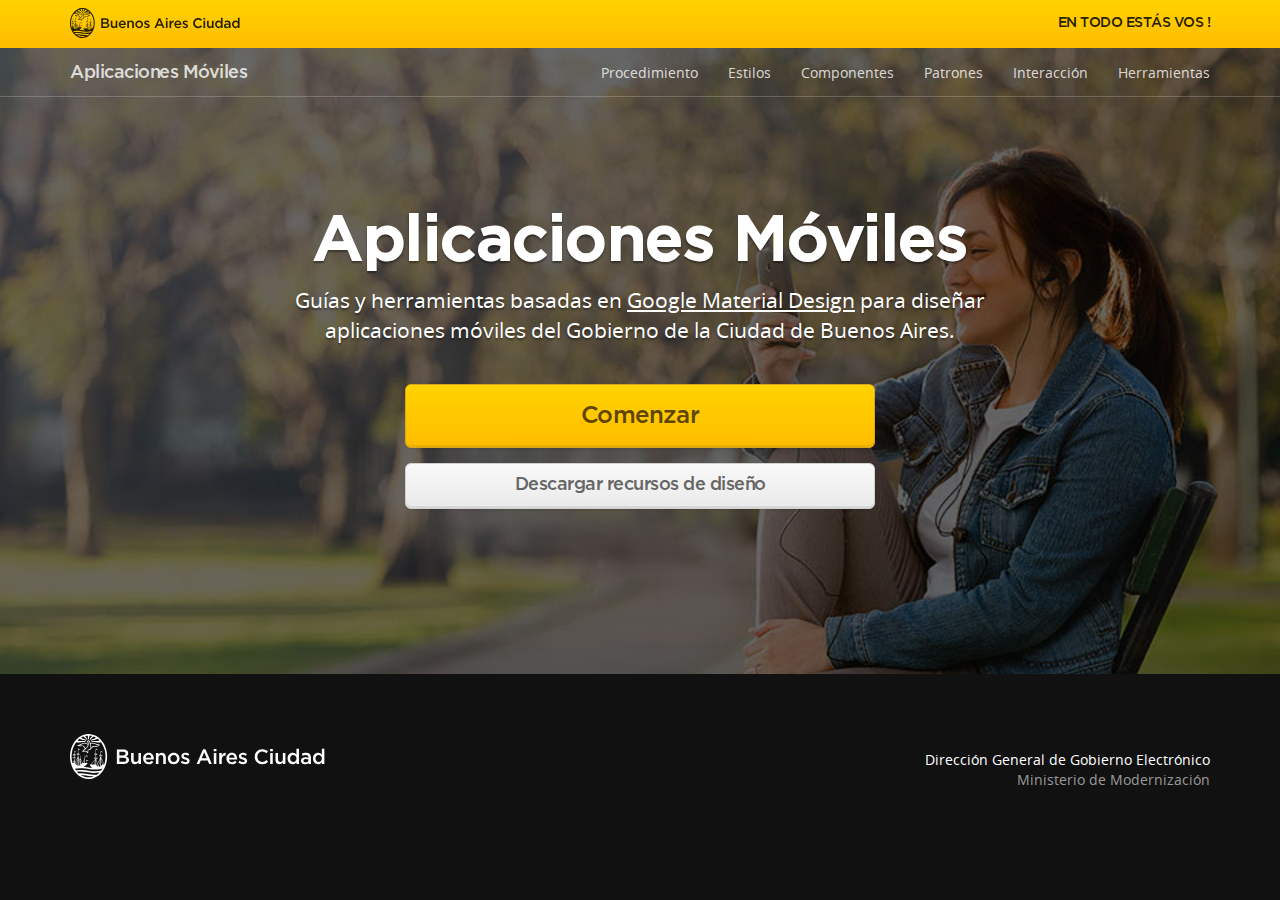
<file: index.html>
﻿<!DOCTYPE html>
<!--[if lt IE 7]><html lang="es" class="lt-ie10 lt-ie9 lt-ie8 lt-ie7"><![endif]-->
<!--[if IE 7]><html lang="es" class="lt-ie10 lt-ie9 lt-ie8"><![endif]-->
<!--[if IE 8]><html lang="es" class="lt-ie10 lt-ie9"> <![endif]-->
<!--[if IE 9]><html lang="es" class="lt-ie10"> <![endif]-->
<!--[if gt IE 9]><!--> <html lang="es"> <!--<![endif]-->
<head>
  <meta charset="utf-8">
  <meta http-equiv="X-UA-Compatible" content="IE=edge">
  <meta name="viewport" content="width=device-width, initial-scale=1">
  <meta name="description" content="Guías y herramientas para diseñar aplicaciones móviles del Gobierno de la Ciudad de Buenos Aires.">
  <meta name="author" content="Gobierno de la Ciudad de Buenos Aires">
  <title>Aplicaciones Móviles GCBA</title>
  <link rel="shortcut icon" href="bastrap3/favicon.ico">
  <link rel="apple-touch-icon-precomposed" href="bastrap3/favicon-mobile.png">
  <link rel="stylesheet" href="bastrap3/bootstrap.min.css">
  <link rel="stylesheet" href="bastrap3/bastrap.css">
  <link rel="stylesheet" href="docs/docs.css">
  <!--[if lt IE 9]>
    <script src="https://oss.maxcdn.com/html5shiv/3.7.2/html5shiv.min.js"></script>
    <script src="https://oss.maxcdn.com/respond/1.4.2/respond.min.js"></script>
  <![endif]-->
</head>

<body role="document" data-spy="scroll" data-target="#affix-nav" class="bg-black-1">

  <header class="navbar navbar-primary navbar-top">
    <div class="container">
      <div class="row">
        <div class="col-md-6 col-sm-6">
          <a class="navbar-brand bac-header" href="index.html"></a>
        </div>
        <div class="col-md-6 col-sm-6">
          <h5 class="sub-brand">En todo estás vos !</h5>
        </div>
      </div>
    </div>
  </header>

<div class="jumbotron jumbotron-home jumbotron-misc jumbotron-main">

  <nav class="navbar navbar-default" role="navigation">
    <div class="container">
      <div class="row">
        <div class="navbar-header">
          <button type="button" class="navbar-toggle" data-toggle="collapse" data-target="#main-nav">
            <span class="sr-only">Cambiar navegación</span>
            <span class="icon-bar"></span>
            <span class="icon-bar"></span>
            <span class="icon-bar"></span>
          </button>
          <a class="navbar-brand" href="index.html">Aplicaciones Móviles</a>
        </div>
        <div class="collapse navbar-collapse" id="main-nav">
          <ul class="nav navbar-nav navbar-right">
            <li><a href="procedimiento.html">Procedimiento</a></li>
            <li><a href="estilos.html">Estilos</a></li>
            <li><a href="componentes.html">Componentes</a></li>
            <li><a href="patrones.html">Patrones</a></li>
            <li><a href="interaccion.html">Interacción</a></li>
            <li><a href="herramientas.html">Herramientas</a></li>
          </ul>
        </div>
      </div>
    </div>
  </nav>

  <div class="container">
    <div class="row">
      <div class="col-md-8 col-md-offset-2">
        <h1>Aplicaciones Móviles</h1>
        <p class="lead">Guías y herramientas basadas en <a href="http://www.google.com/design/spec/material-design/introduction.html" target="_blank">Google Material Design</a> para diseñar aplicaciones móviles del Gobierno de la Ciudad de Buenos Aires.</p>
        <div class="col-md-8 col-md-offset-2">
          <p><a href="procedimiento.html" class="btn btn-primary btn-xl btn-block" role="button">Comenzar</a></p>
          <p><a href="apmov_base.zip" class="btn btn-default btn-lg btn-block" role="button">Descargar recursos de diseño</a></p>
        </div>
      </div>
    </div>
  </div>
</div>

<footer>
  <div class="footer">
    <div class="container">
      <div class="row">
        <div class="col-md-6 col-sm-6">
          <a class="navbar-brand bac-footer" href="http://www.buenosaires.gob.ar" target="_blank"></a>
        </div>
        <div class="col-md-6 col-sm-6">
          <div class="sub-brand">
            <p>Dirección General de Gobierno Electrónico<br />
            <span class="text-muted">Ministerio de Modernización</span></p>
          </div>
        </div>
      </div>
    </div>
  </div>
</footer>

<script src="bastrap3/jquery.min.js"></script>
<script src="bastrap3/bootstrap.min.js"></script>
<script src="docs/docs.js"></script>

<script>
  (function(i,s,o,g,r,a,m){i['GoogleAnalyticsObject']=r;i[r]=i[r]||function(){
  (i[r].q=i[r].q||[]).push(arguments)},i[r].l=1*new Date();a=s.createElement(o),
  m=s.getElementsByTagName(o)[0];a.async=1;a.src=g;m.parentNode.insertBefore(a,m)
  })(window,document,'script','//www.google-analytics.com/analytics.js','ga');

  ga('create', 'UA-17784640-34', 'auto');
  ga('send', 'pageview');

</script>

</body>
</html>
</file>
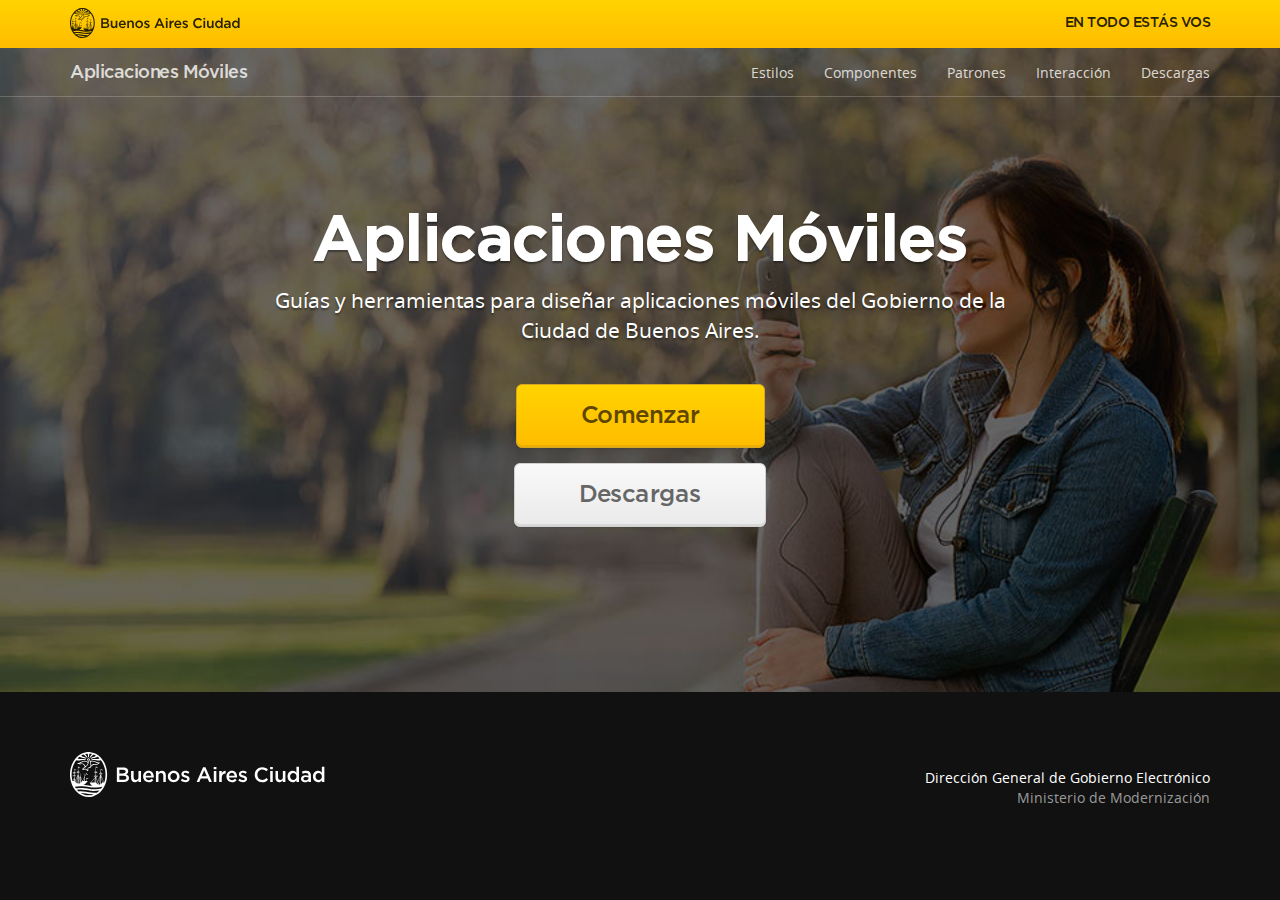
<file: html/index.html>
﻿<!DOCTYPE html>
<!--[if lt IE 7]><html lang="es" class="lt-ie10 lt-ie9 lt-ie8 lt-ie7"><![endif]-->
<!--[if IE 7]><html lang="es" class="lt-ie10 lt-ie9 lt-ie8"><![endif]-->
<!--[if IE 8]><html lang="es" class="lt-ie10 lt-ie9"> <![endif]-->
<!--[if IE 9]><html lang="es" class="lt-ie10"> <![endif]-->
<!--[if gt IE 9]><!--> <html lang="es"> <!--<![endif]-->
<head>
  <meta charset="utf-8">
  <meta http-equiv="X-UA-Compatible" content="IE=edge">
  <meta name="viewport" content="width=device-width, initial-scale=1">
  <meta name="description" content="Guías y herramientas para diseñar aplicaciones móviles del Gobierno de la Ciudad de Buenos Aires.">
  <meta name="author" content="Gobierno de la Ciudad de Buenos Aires">
  <title>Aplicaciones Móviles</title>
  <link rel="shortcut icon" href="bastrap3/favicon.ico">
  <link rel="apple-touch-icon-precomposed" href="bastrap3/favicon-mobile.png">
  <link rel="stylesheet" href="bastrap3/bootstrap.min.css">
  <link rel="stylesheet" href="bastrap3/bastrap.css">
  <link rel="stylesheet" href="docs/docs.css">
  <!--[if lt IE 9]>
    <script src="https://oss.maxcdn.com/html5shiv/3.7.2/html5shiv.min.js"></script>
    <script src="https://oss.maxcdn.com/respond/1.4.2/respond.min.js"></script>
  <![endif]-->
</head>

<body role="document" data-spy="scroll" data-target="#affix-nav" class="bg-black-1">

  <header class="navbar navbar-primary navbar-top">
    <div class="container">
      <div class="row">
        <div class="col-md-6 col-sm-6">
          <a class="navbar-brand bac-header" href="index.html"></a>
        </div>
        <div class="col-md-6 col-sm-6">
          <h5 class="sub-brand">En todo estás vos</h5>
        </div>
      </div>
    </div>
  </header>

<div class="jumbotron jumbotron-home jumbotron-misc jumbotron-main">

  <nav class="navbar navbar-default" role="navigation">
    <div class="container">
      <div class="row">
        <div class="navbar-header">
          <button type="button" class="navbar-toggle" data-toggle="collapse" data-target="#main-nav">
            <span class="sr-only">Cambiar navegación</span>
            <span class="icon-bar"></span>
            <span class="icon-bar"></span>
            <span class="icon-bar"></span>
          </button>
          <a class="navbar-brand" href="index.html">Aplicaciones Móviles</a>
        </div>
        <div class="collapse navbar-collapse" id="main-nav">
          <ul class="nav navbar-nav navbar-right">
            <li><a href="estilos.html">Estilos</a></li>
            <li><a href="componentes.html">Componentes</a></li>
            <li><a href="patrones.html">Patrones</a></li>
            <li><a href="interaccion.html">Interacción</a></li>
            <li><a href="descargas.html">Descargas</a></li>
          </ul>
        </div>
      </div>
    </div>
  </nav>

  <div class="container">
    <div class="row">
      <div class="col-md-8 col-md-offset-2">
        <h1>Aplicaciones Móviles</h1>
        <p class="lead">Guías y herramientas para diseñar aplicaciones móviles del Gobierno de la Ciudad de Buenos Aires.</p>
        <p><a href="estilos.html" class="btn btn-primary btn-xl" role="button">Comenzar</a></p>
        <p><a href="descargas.html" class="btn btn-default btn-xl" role="button">Descargas</a></p>
      </div>
    </div>
  </div>
</div>

<footer>
  <div class="footer">
    <div class="container">
      <div class="row">
        <div class="col-md-6 col-sm-6">
          <a class="navbar-brand bac-footer" href="http://www.buenosaires.gob.ar" target="_blank"></a>
        </div>
        <div class="col-md-6 col-sm-6">
          <div class="sub-brand">
            <p>Dirección General de Gobierno Electrónico<br />
            <span class="text-muted">Ministerio de Modernización</span></p>
          </div>
        </div>
      </div>
    </div>
  </div>
</footer>

<script src="bastrap3/jquery.min.js"></script>
<script src="bastrap3/bootstrap.min.js"></script>
<script src="docs/docs.js"></script>

</body>
</html>
</file>
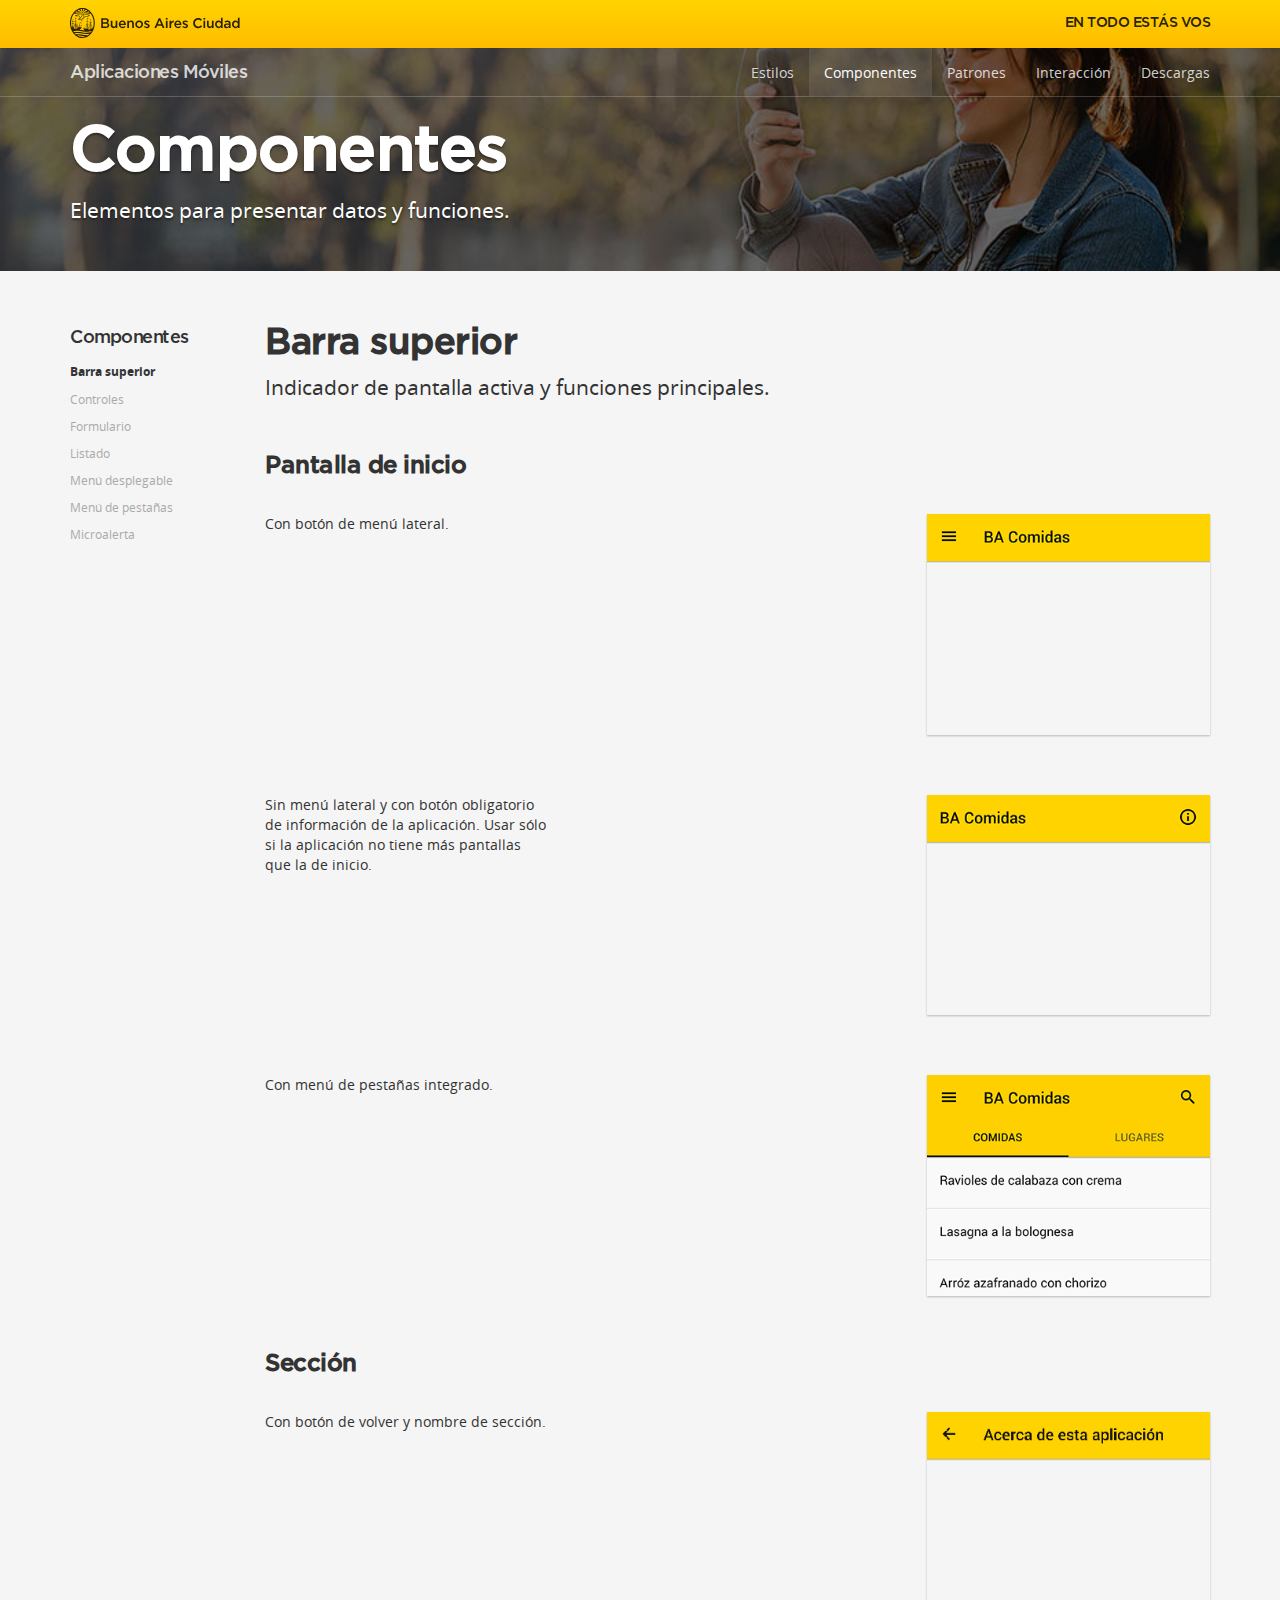
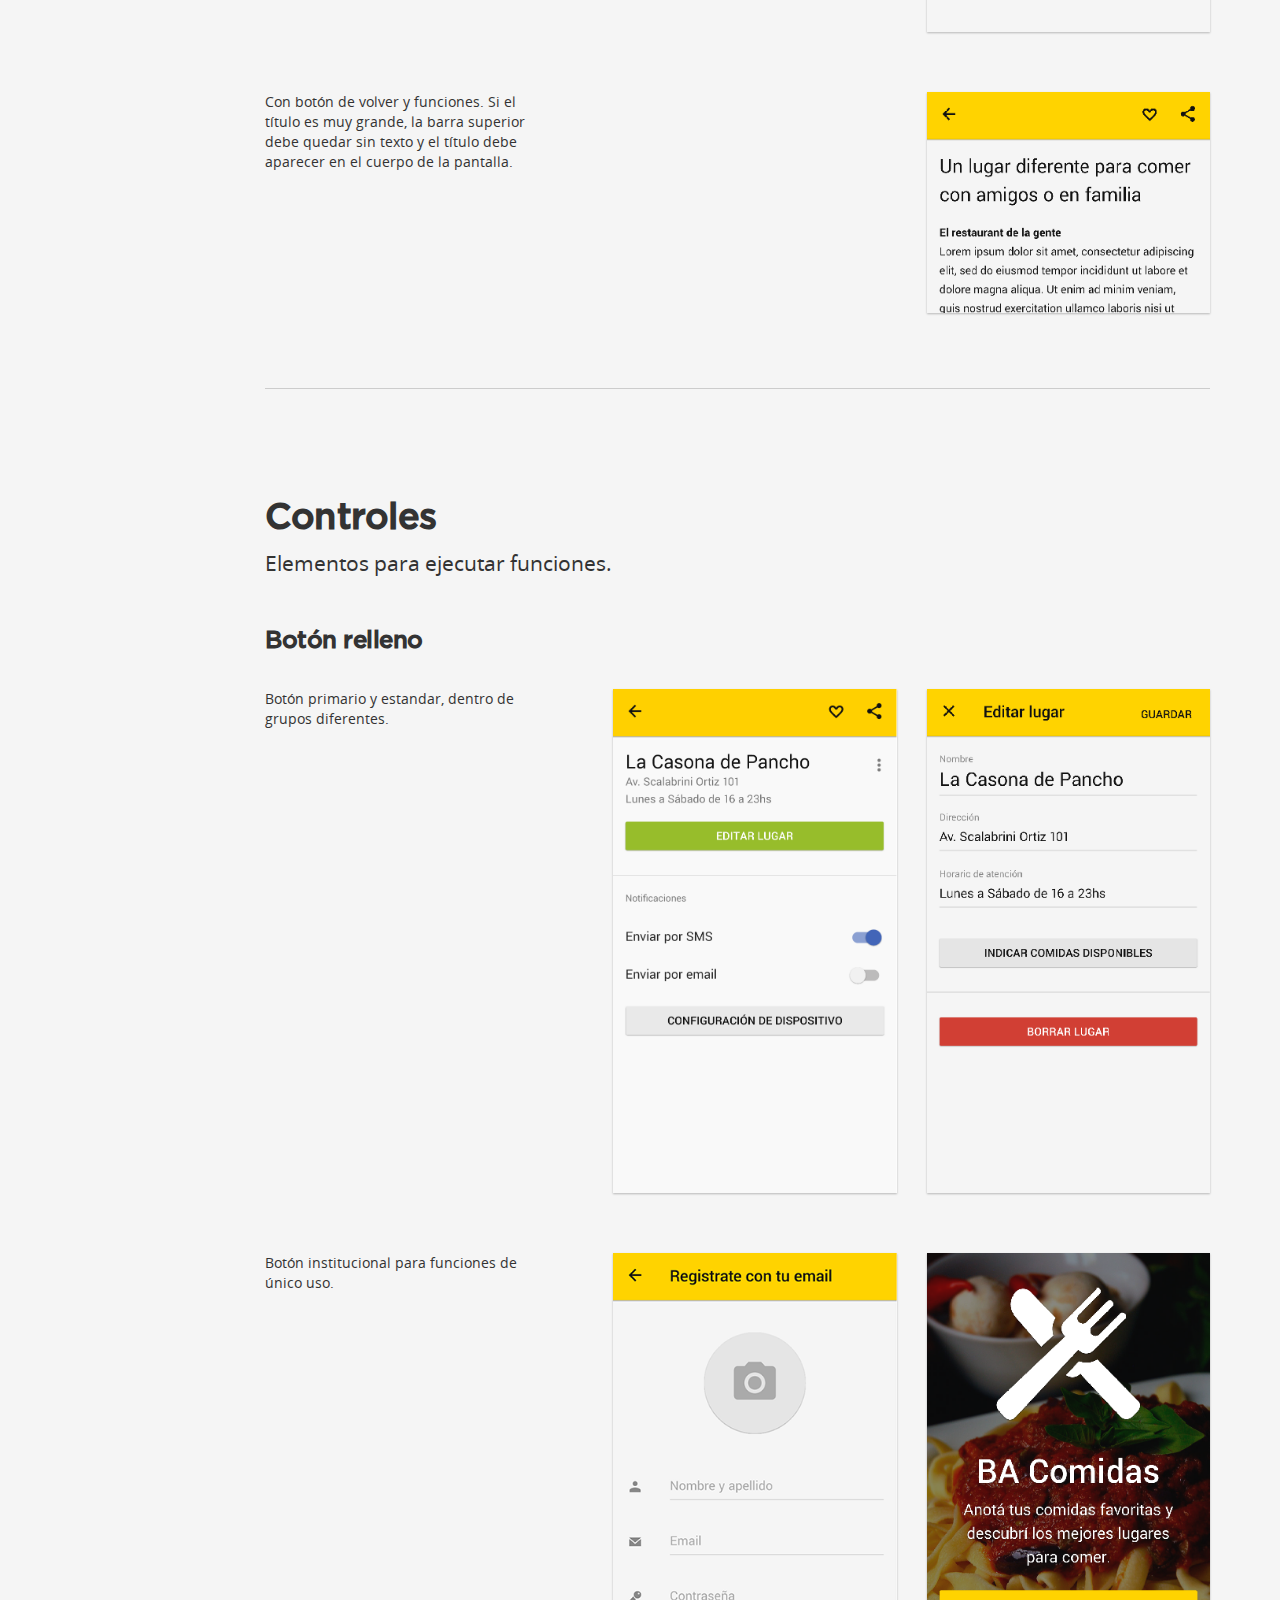
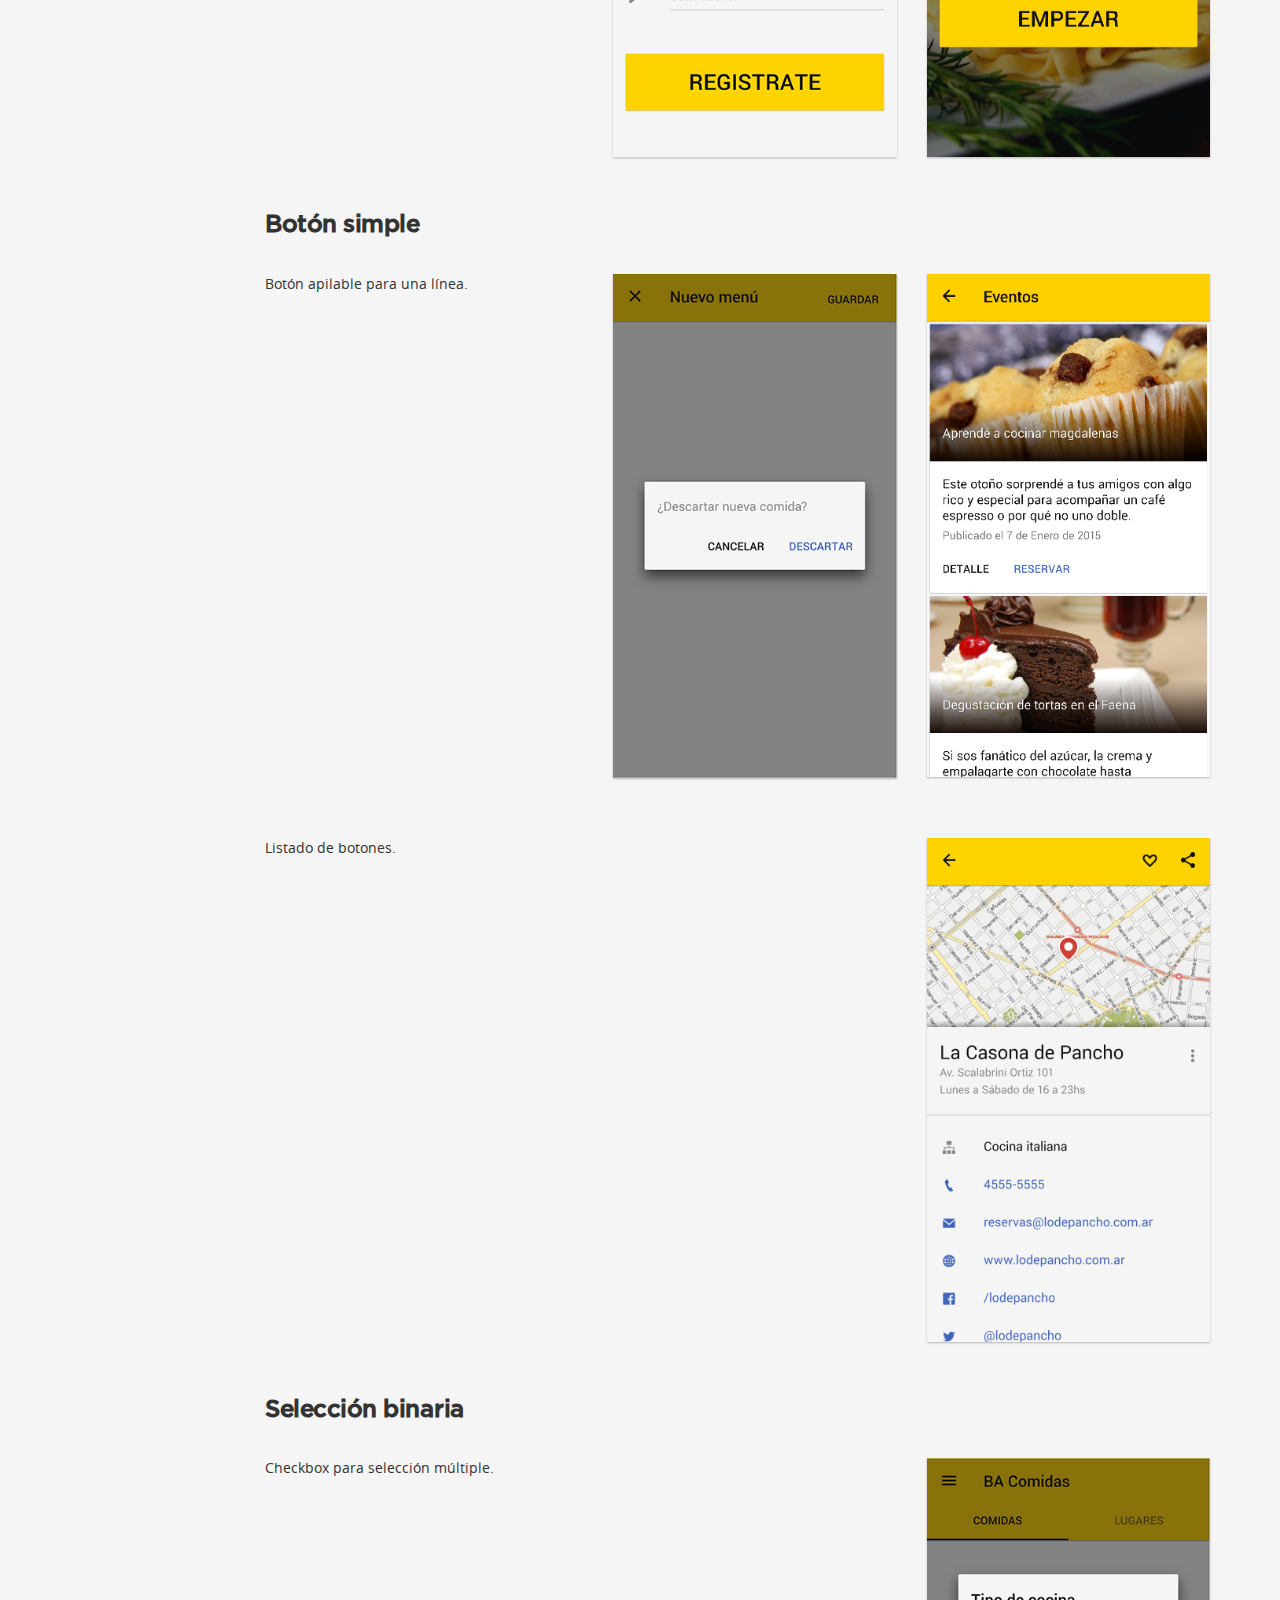
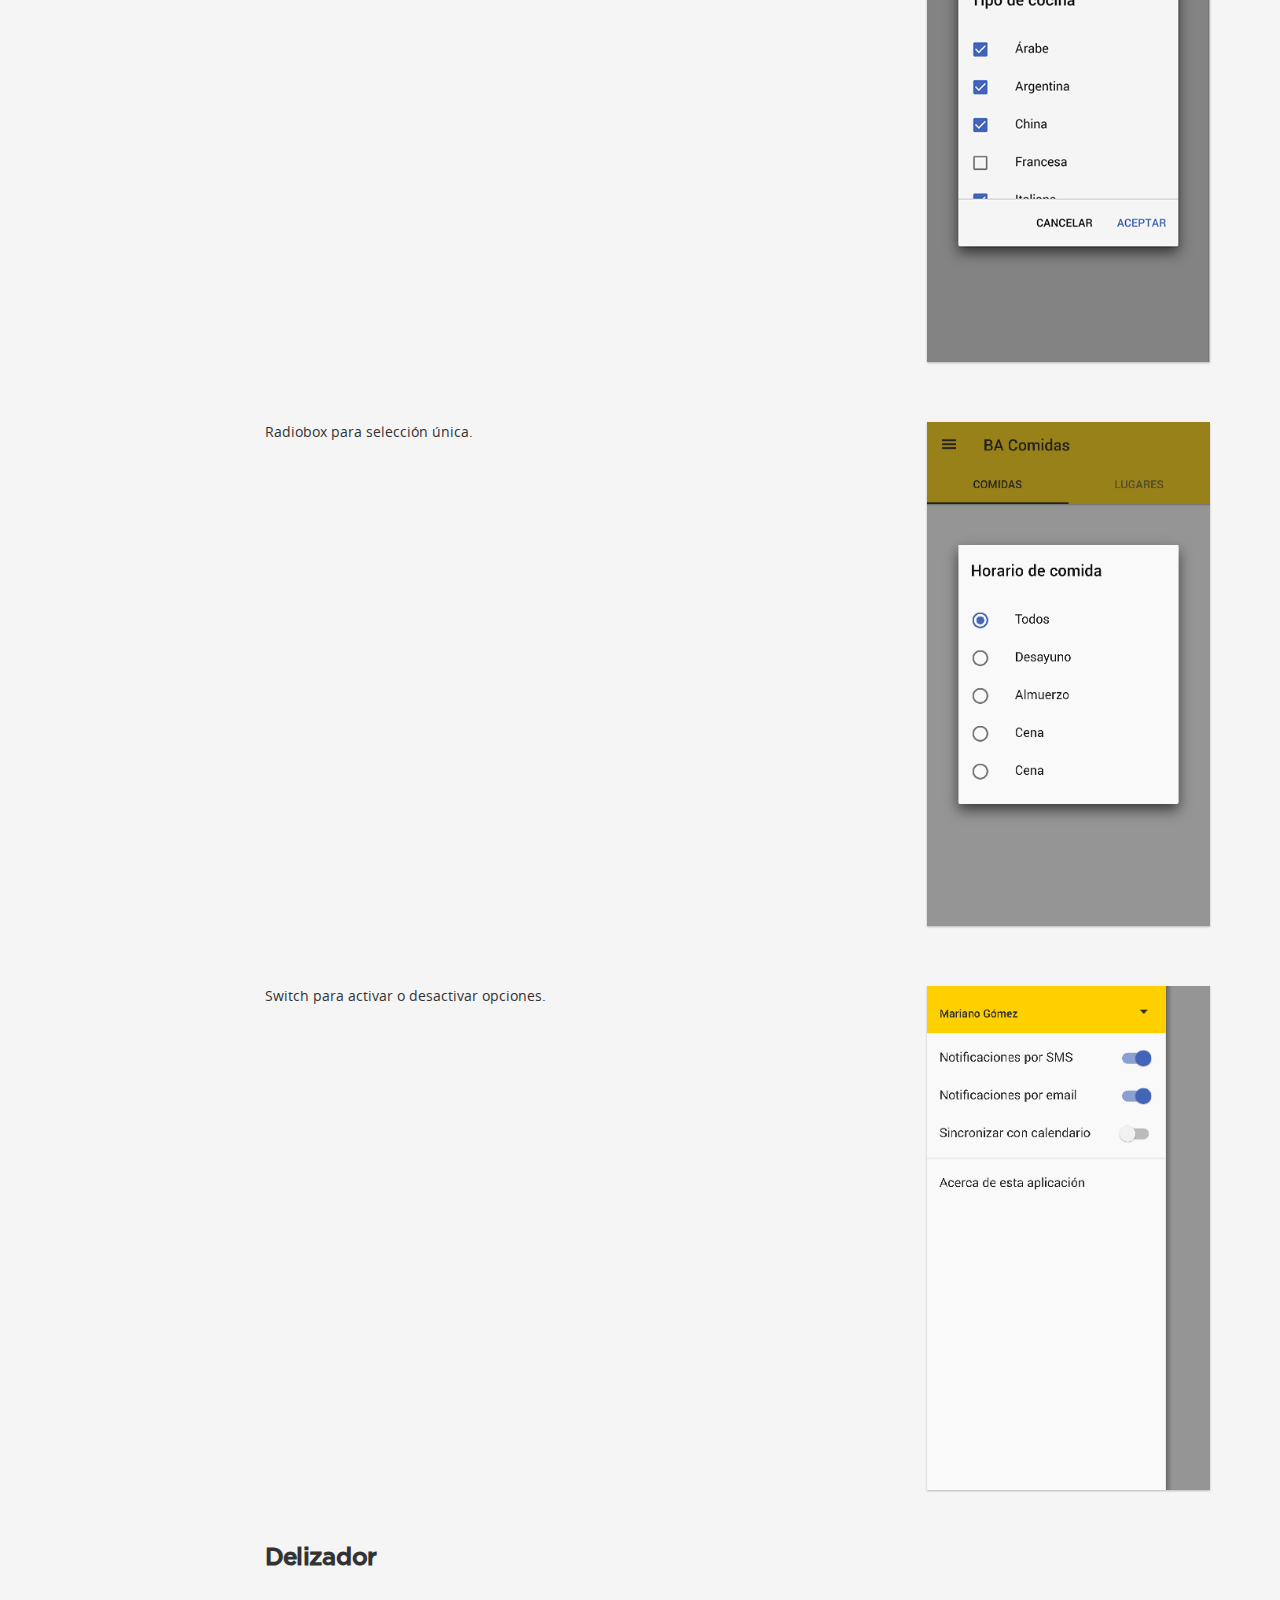
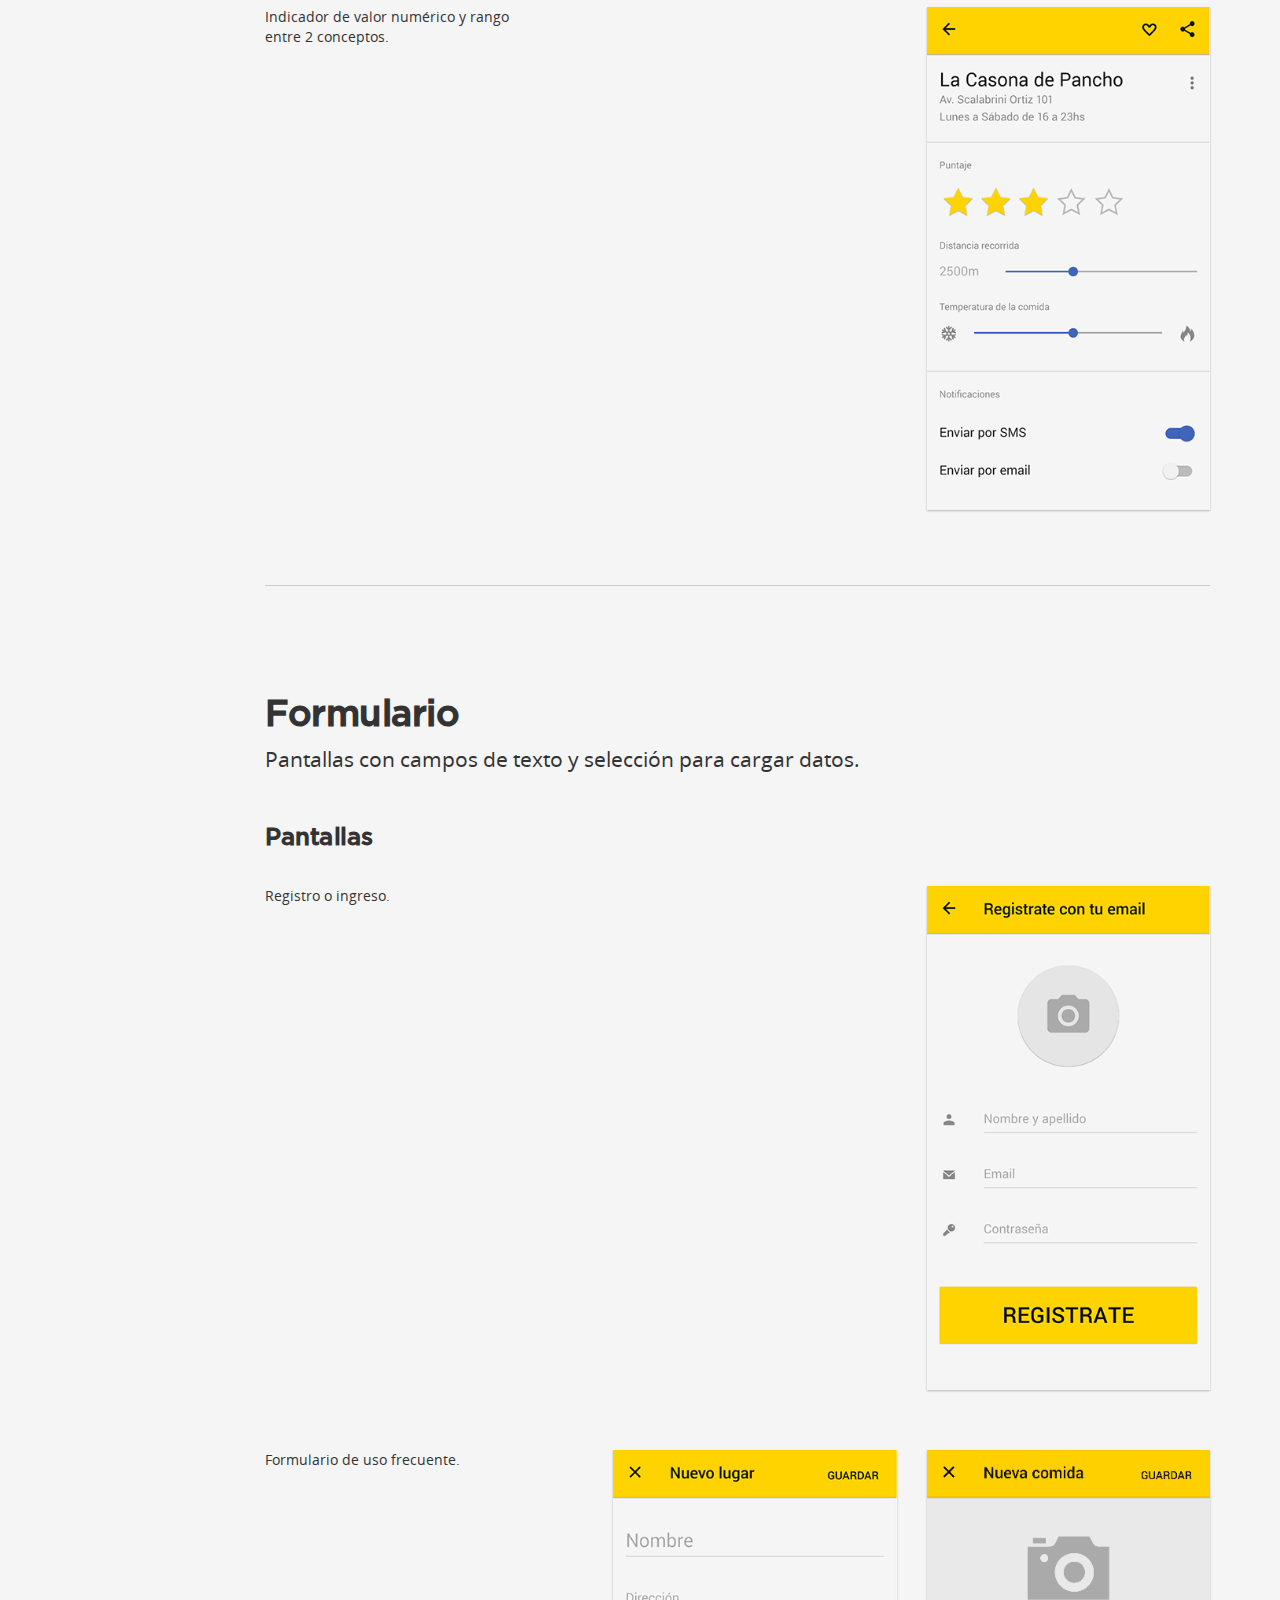
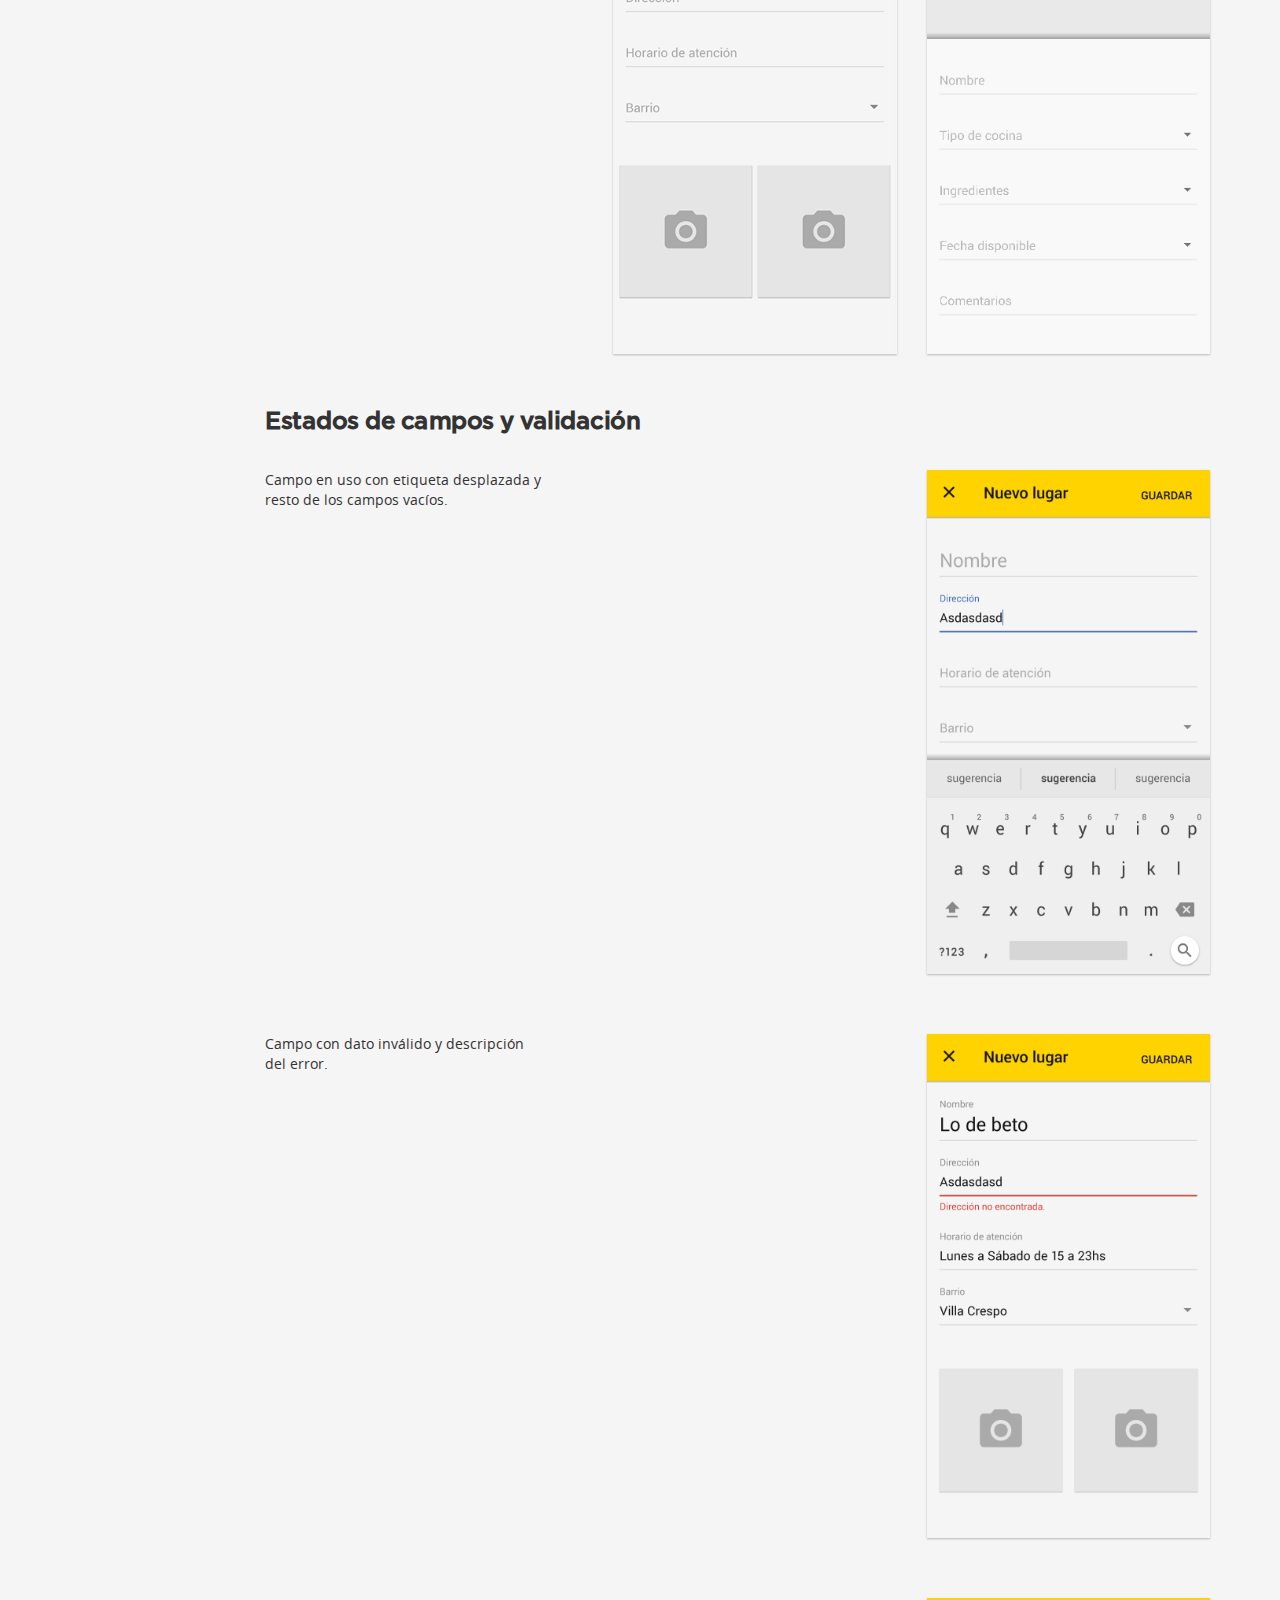
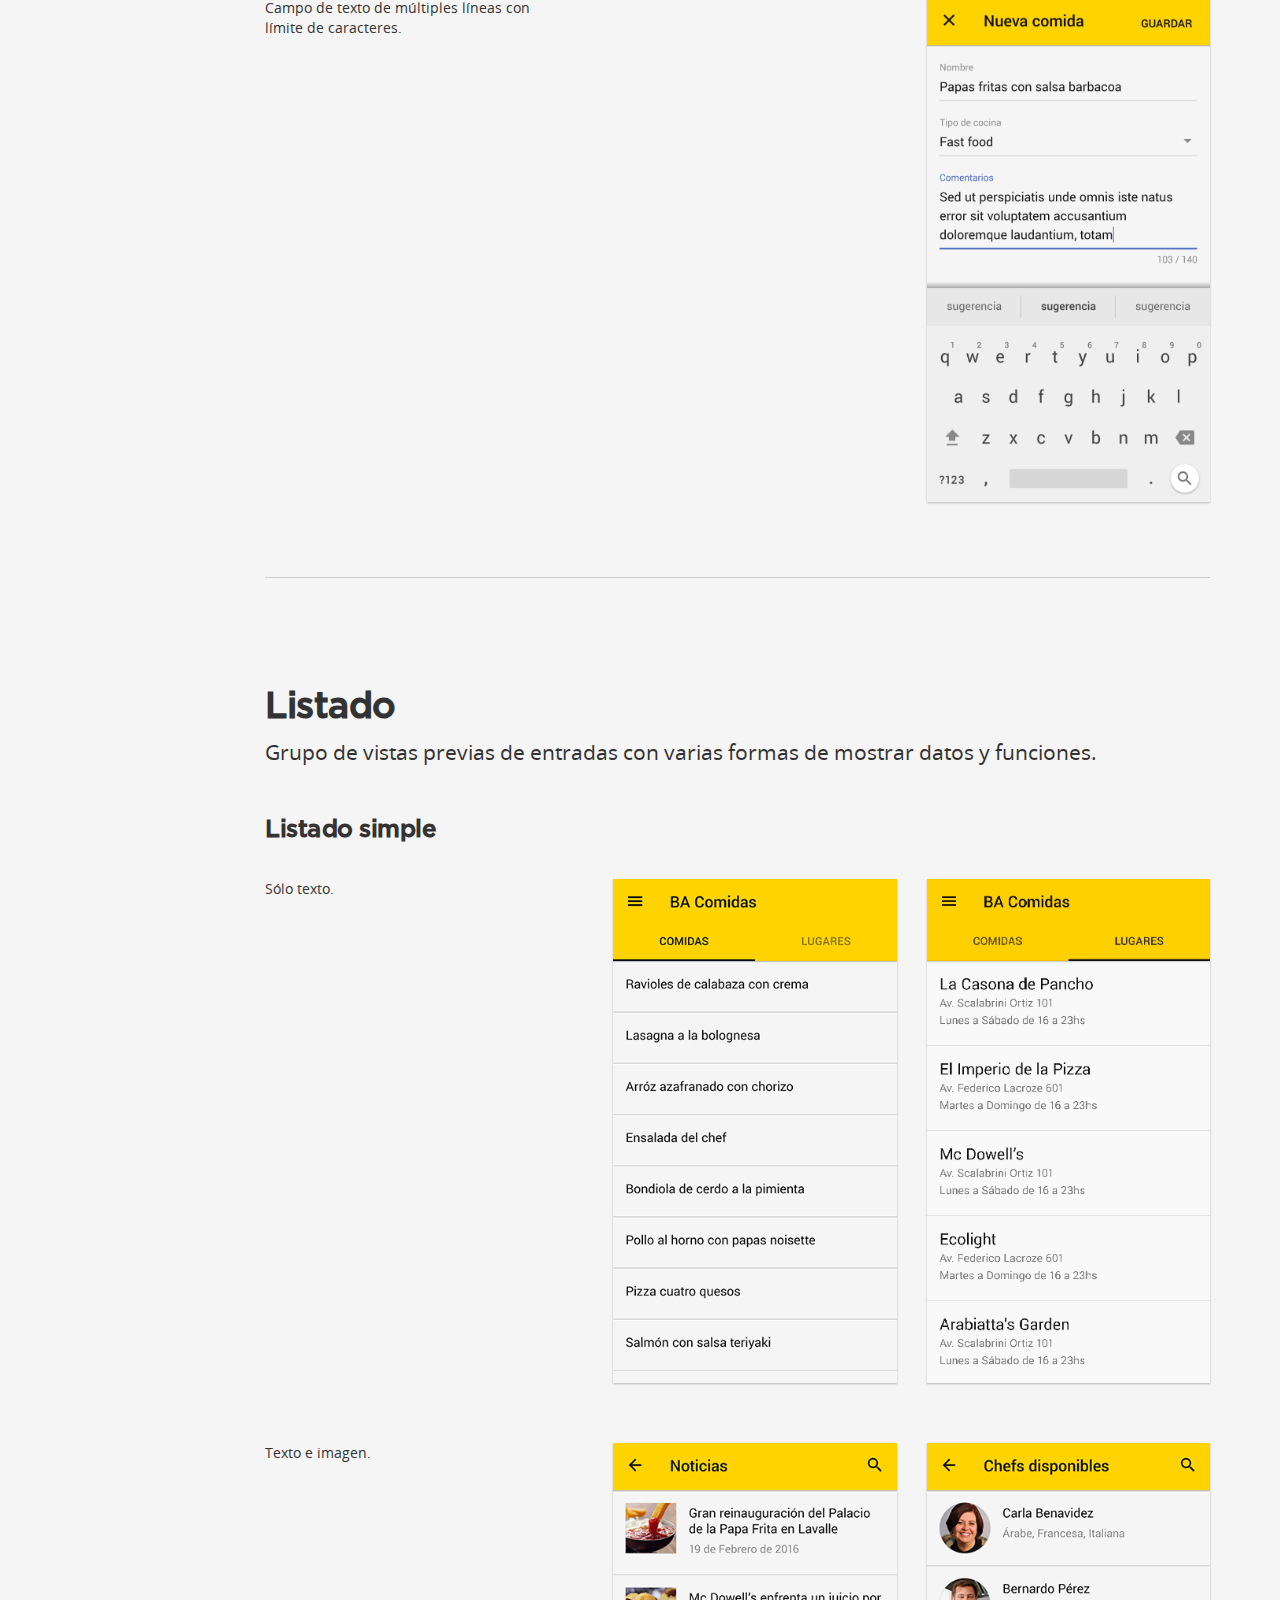
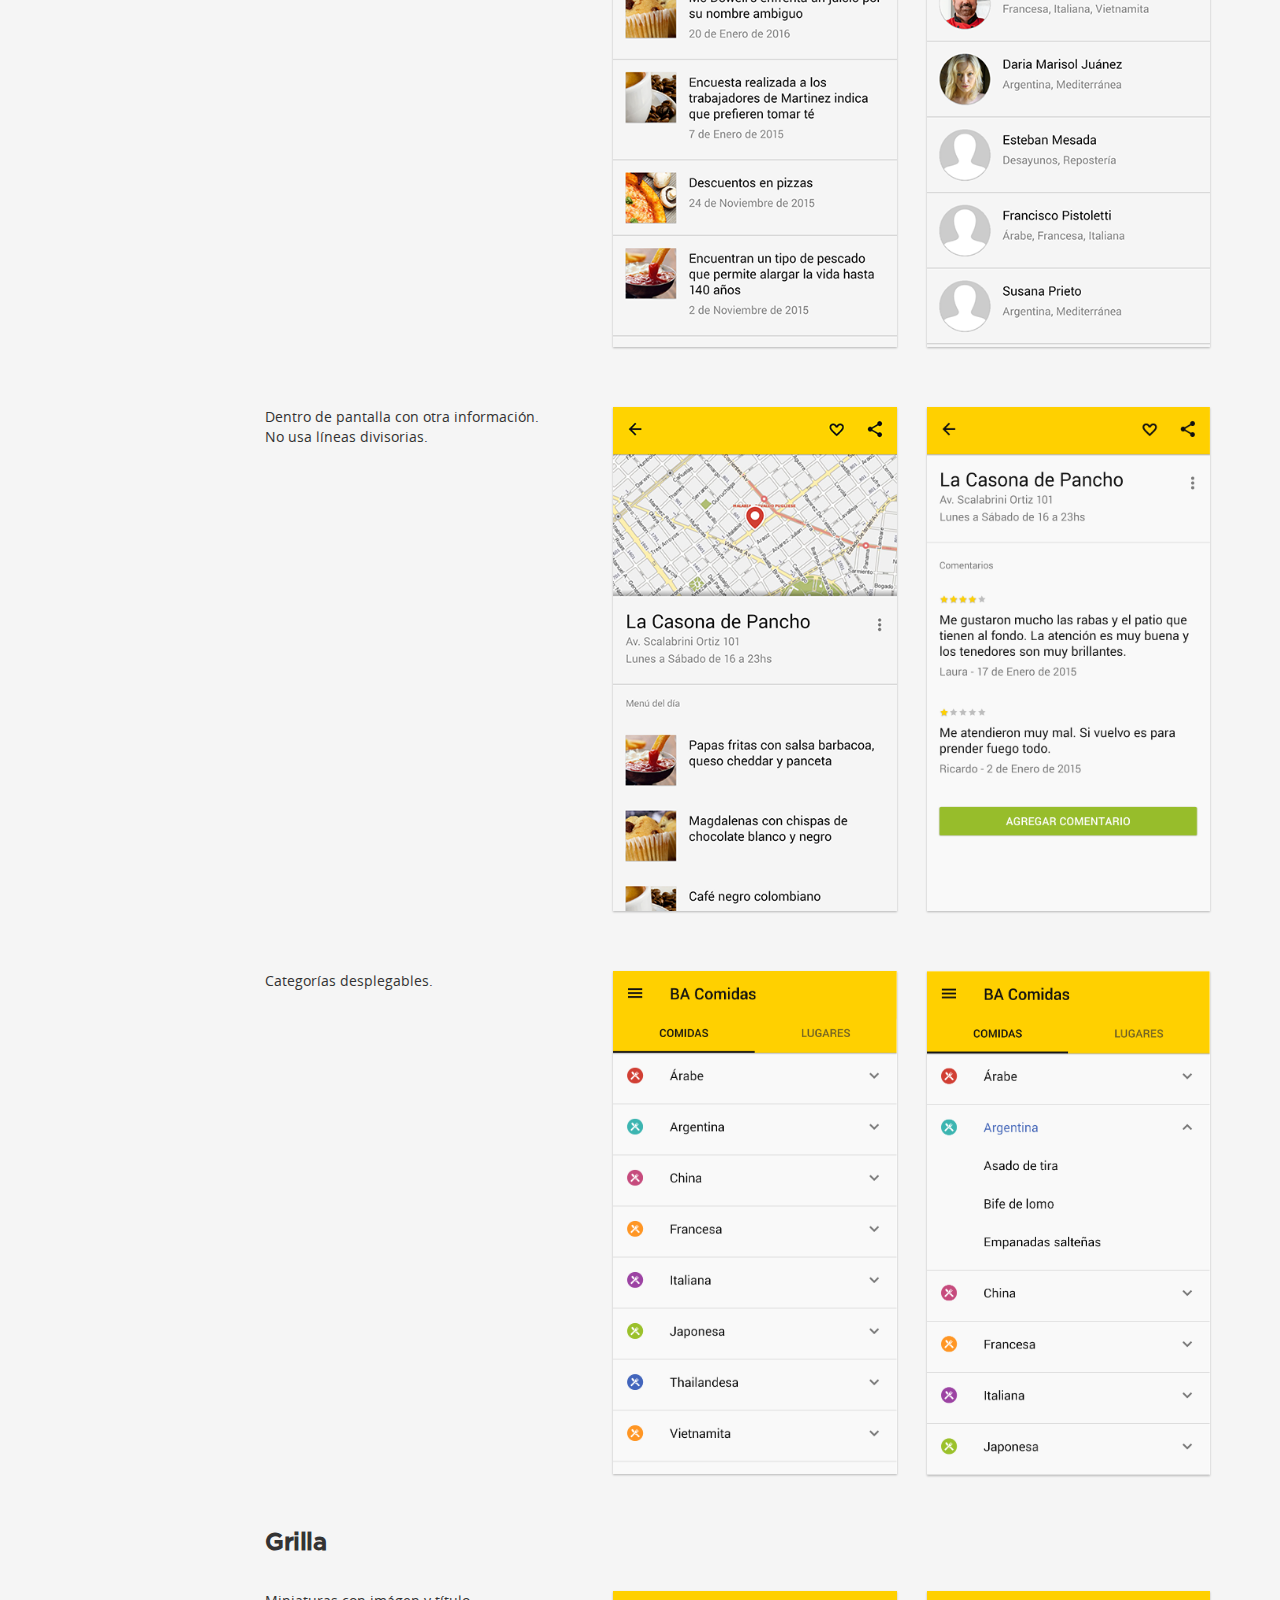
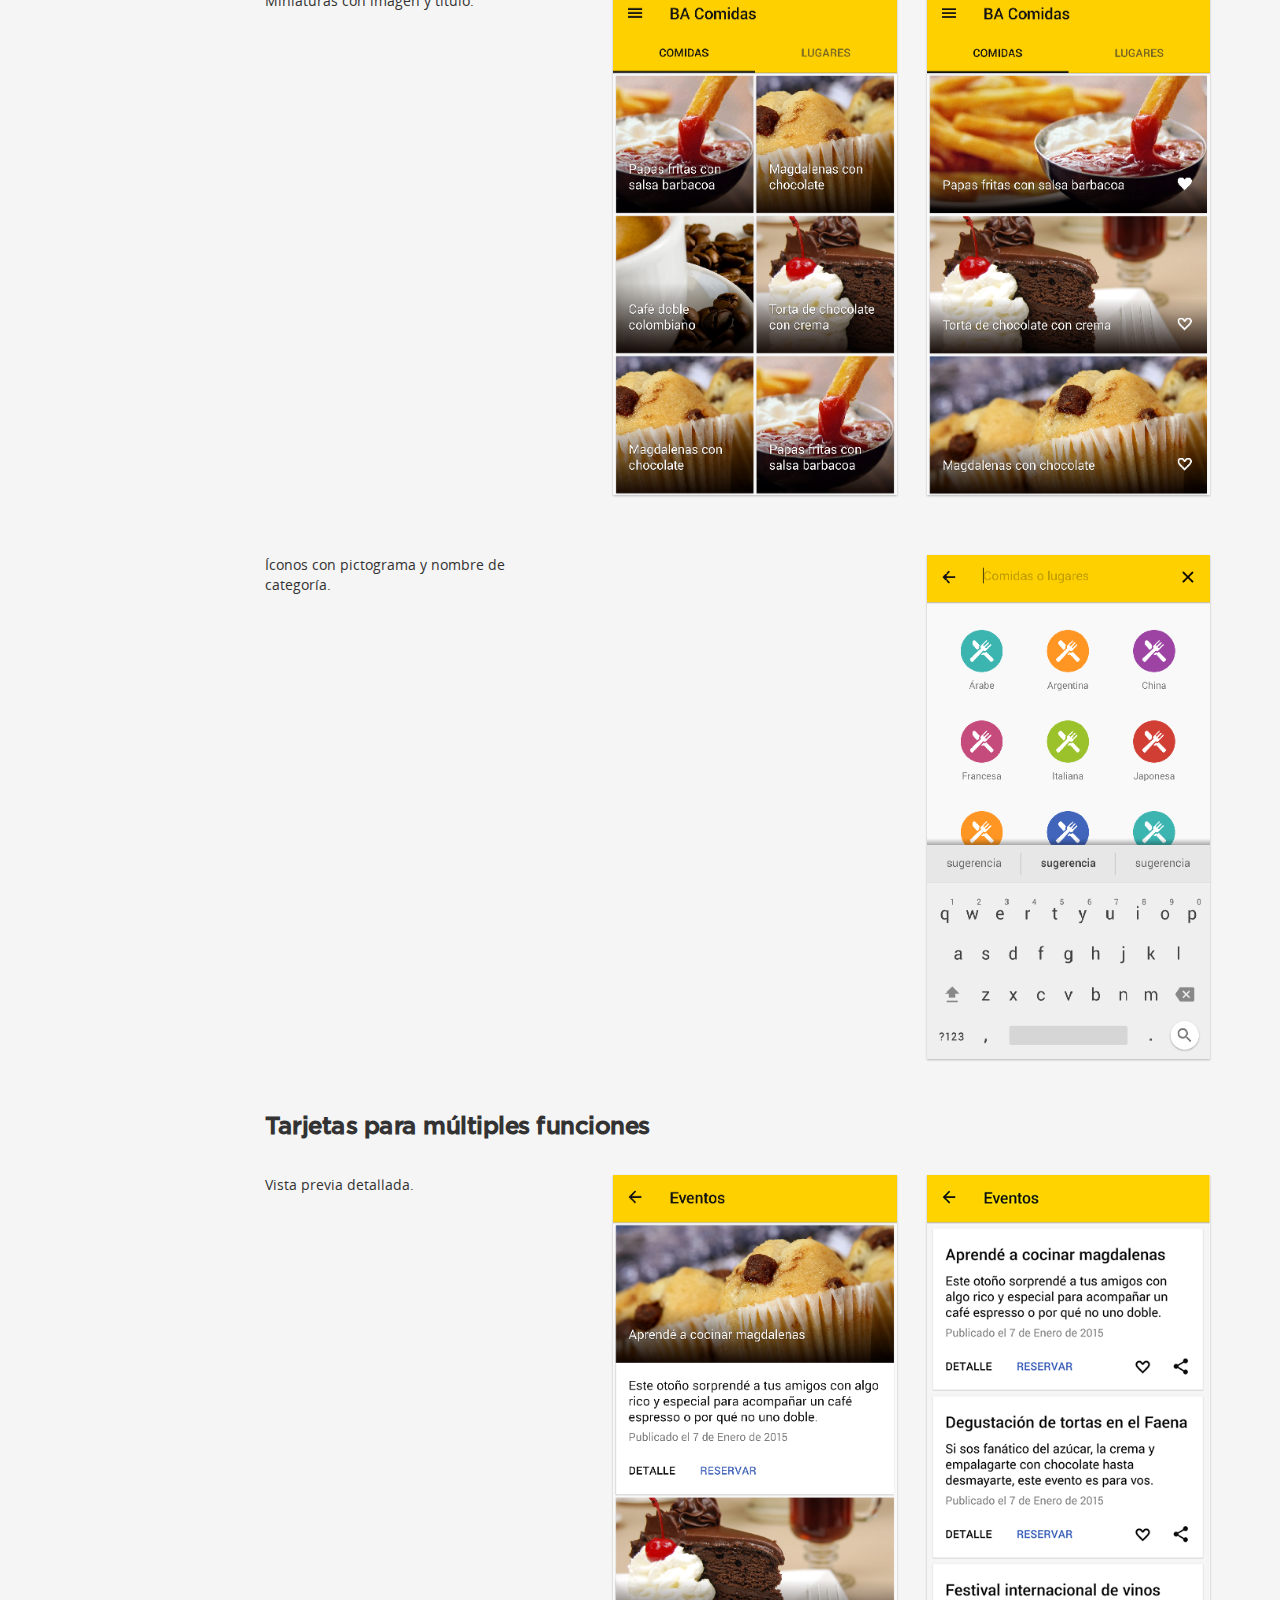
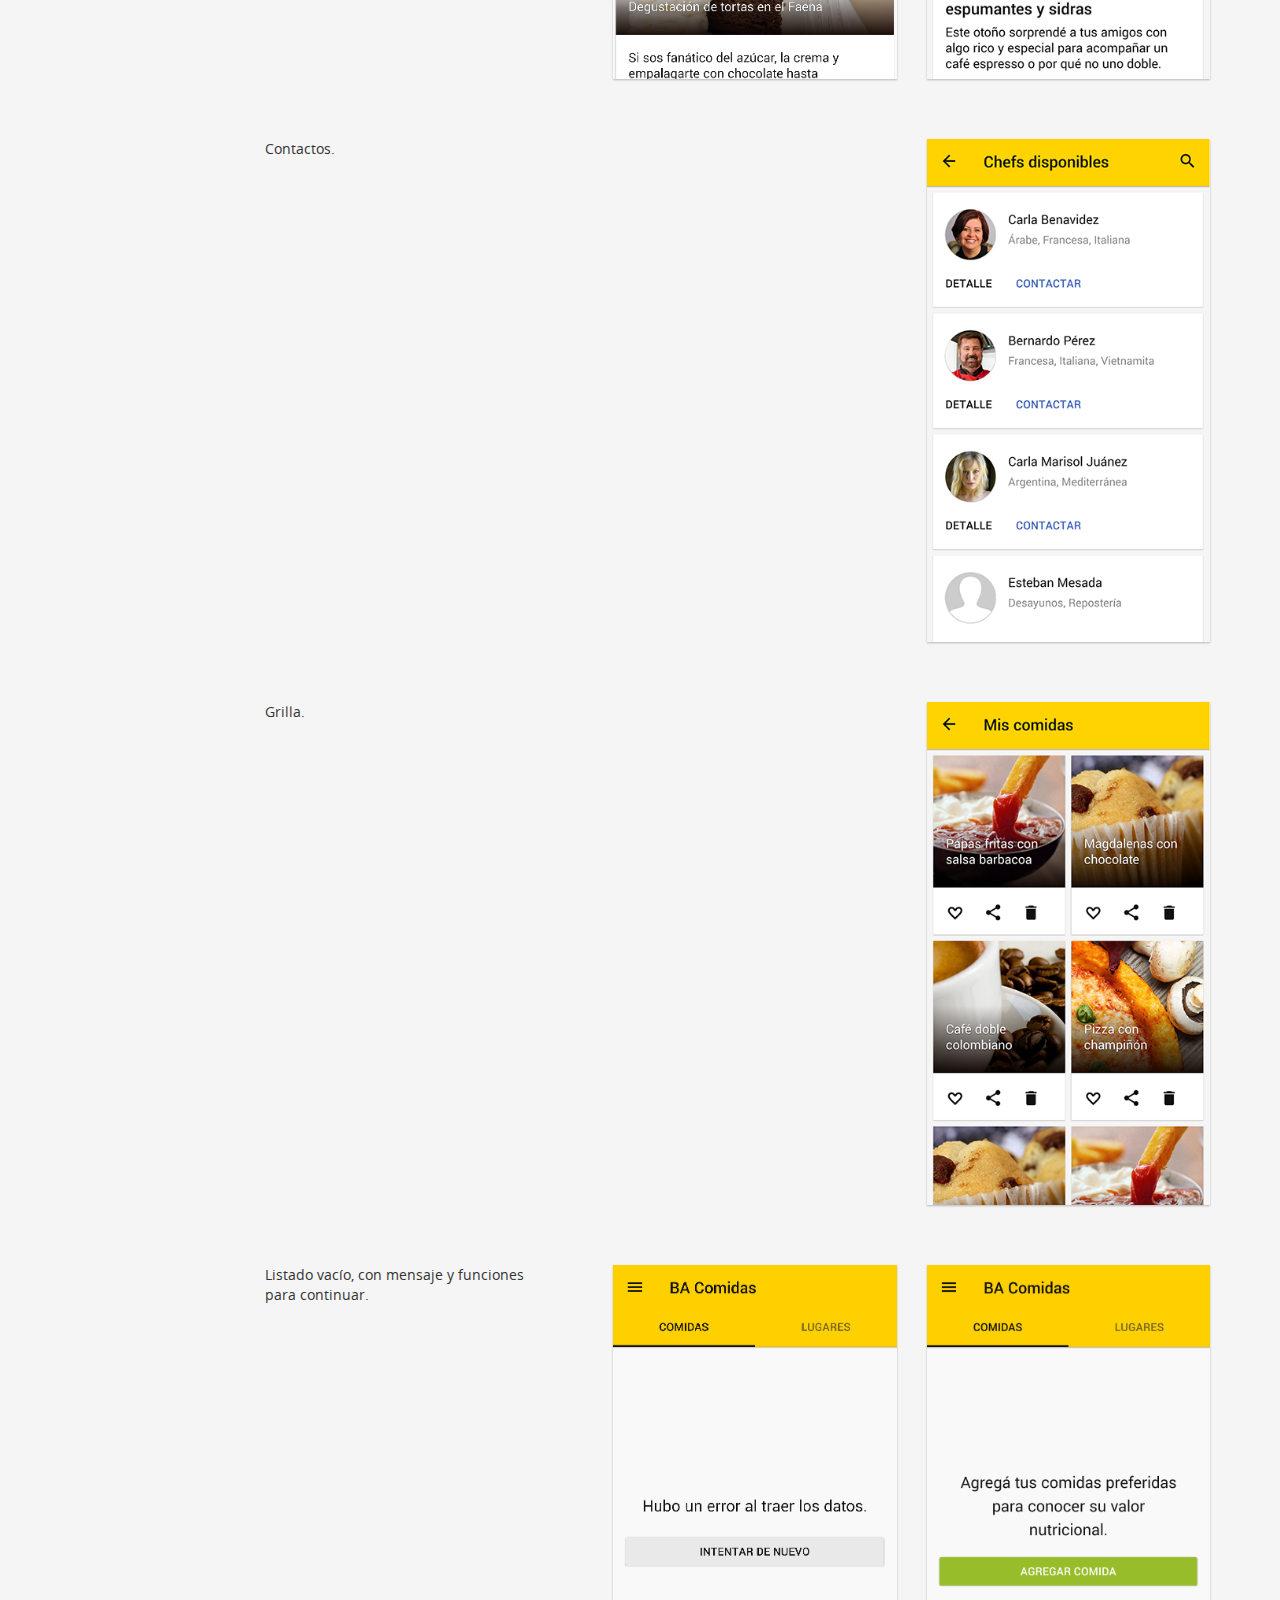
<file: componentes.html>
﻿<!DOCTYPE html>
<!--[if lt IE 7]><html lang="es" class="lt-ie10 lt-ie9 lt-ie8 lt-ie7"><![endif]-->
<!--[if IE 7]><html lang="es" class="lt-ie10 lt-ie9 lt-ie8"><![endif]-->
<!--[if IE 8]><html lang="es" class="lt-ie10 lt-ie9"> <![endif]-->
<!--[if IE 9]><html lang="es" class="lt-ie10"> <![endif]-->
<!--[if gt IE 9]><!--> <html lang="es"> <!--<![endif]-->
<head>
  <meta charset="utf-8">
  <meta http-equiv="X-UA-Compatible" content="IE=edge">
  <meta name="viewport" content="width=device-width, initial-scale=1">
  <meta name="description" content="Guías y herramientas para diseñar aplicaciones móviles del Gobierno de la Ciudad de Buenos Aires.">
  <meta name="author" content="Gobierno de la Ciudad de Buenos Aires">
  <title>Componentes > Aplicaciones Móviles GCBA</title>
  <link rel="shortcut icon" href="bastrap3/favicon.ico">
  <link rel="apple-touch-icon-precomposed" href="bastrap3/favicon-mobile.png">
  <link rel="stylesheet" href="bastrap3/bootstrap.min.css">
  <link rel="stylesheet" href="bastrap3/bastrap.css">
  <link rel="stylesheet" href="docs/docs.css">
  <!--[if lt IE 9]>
    <script src="https://oss.maxcdn.com/html5shiv/3.7.2/html5shiv.min.js"></script>
    <script src="https://oss.maxcdn.com/respond/1.4.2/respond.min.js"></script>
  <![endif]-->

<script src="bastrap3/jquery.min.js"></script>
<script src="bastrap3/bootstrap.min.js"></script>
<script src="docs/docs.js"></script>
  
</head>

<body role="document" data-spy="scroll" data-target="#affix-nav" class="bg-white-1">

<a id="barra" class="anchor anchor-first"></a>

<header class="navbar navbar-primary navbar-top">
  <div class="container">
    <div class="row">
      <div class="col-md-6 col-sm-6">
        <a class="navbar-brand bac-header" href="index.html"></a>
      </div>
      <div class="col-md-6 col-sm-6">
        <h5 class="sub-brand">En todo estás vos</h5>
      </div>
    </div>
  </div>
</header>

<div class="jumbotron jumbotron-small jumbotron-misc jumbotron-main">

  <nav class="navbar navbar-default" role="navigation">
    <div class="container">
      <div class="row">
        <div class="navbar-header">
          <button type="button" class="navbar-toggle" data-toggle="collapse" data-target="#main-nav">
            <span class="sr-only">Cambiar navegación</span>
            <span class="icon-bar"></span>
            <span class="icon-bar"></span>
            <span class="icon-bar"></span>
          </button>
          <a class="navbar-brand" href="index.html">Aplicaciones Móviles</a>
        </div>
        <div class="collapse navbar-collapse" id="main-nav">
          <ul class="nav navbar-nav navbar-right">
            <li><a href="estilos.html">Estilos</a></li>
            <li class="active"><a href="componentes.html">Componentes</a></li>
            <li><a href="patrones.html">Patrones</a></li>
            <li><a href="interaccion.html">Interacción</a></li>
            <li><a href="descargas.html">Descargas</a></li>
          </ul>
        </div>
      </div>
    </div>
  </nav>

  <div class="container">
    <div class="row">
      <div class="col-md-12">
        <h1>Componentes</h1>
        <p class="lead">Elementos para presentar datos y funciones.</p>
      </div>
    </div>
  </div>
</div>

<main class="main-container" role="main">
<div class="container">
<div class="row">

<nav class="sidebar col-md-2" role="sidebar">
  <ul class="nav sidenav affix-top" id="affix-nav" data-spy="affix" data-offset-top="286">
      <li><h4><a href="#barra">Componentes</a></h4>
        <ul class="nav">
          <li><a href="#barra">Barra superior</a></li>
          <li><a href="#controles">Controles</a></li>
          <li><a href="#formulario">Formulario</a></li>
<!--           <li><a href="#fecha">Fecha</a></li> -->
          <li><a href="#listado">Listado</a></li>
          <li><a href="#mdesplegable">Menú desplegable</a></li>
          <li><a href="#mtabs">Menú de pestañas</a></li>
          <li><a href="#microalerta">Microalerta</a></li>
<!--           <li><a href="#progreso">Progreso</a></li> -->
        </ul>
      </li>
  </ul>
</nav>

<div class="col-md-10" role="main">

<!-- Barra superior -->

<div class="panel-docs">
  <h2 class="h1">Barra superior</h2>
  <p class="lead">Indicador de pantalla activa y funciones principales.</p>
  <h3>Pantalla de inicio</h3>
  <div>
    <p>Con botón de menú lateral.</p>
    <img src="img/apps_b1.png" />
  </div>
  <div>
    <p>Sin menú lateral y con botón obligatorio de información de la aplicación. Usar sólo si la aplicación no tiene más pantallas que la de inicio.</p>
    <img src="img/apps_b2.png" />
  </div>
  <div>
    <p>Con menú de pestañas integrado.</p>
    <img src="img/apps_d1.png" />
  </div>
  <h3>Sección</h3>
  <div>
    <p>Con botón de volver y nombre de sección.</p>
    <img src="img/apps_h1.png" />
  </div>
  <div>
    <p>Con botón de volver y funciones. Si el título es muy grande, la barra superior debe quedar sin texto y el título debe aparecer en el cuerpo de la pantalla.</p>
    <img src="img/apps_h2.png" />
  </div>
</div>

<!-- Controles -->

<div class="panel-docs">
<a id="controles" class="anchor"></a>
  <h2 class="h1">Controles</h2>
  <p class="lead">Elementos para ejecutar funciones.</p>
  <h3>Botón relleno</h3>
  <div>
    <p>Botón primario y estandar, dentro de grupos diferentes.</p>
    <img src="img/apps_p3.png" />
    <img src="img/apps_p2.png" />
  </div>
  <div>
    <p>Botón institucional para funciones de único uso.</p>
    <img src="img/apps_a3.png" />
    <img src="img/apps_n4.png" />
  </div>
  <h3>Botón simple</h3>
  <div>
    <p>Botón apilable para una línea.</p>
    <img src="img/apps_t1.png" />
    <img src="img/apps_l2.png" />
  </div>
  <div>
    <p>Listado de botones.</p>
    <img src="img/apps_h5.png" />
  </div>
  <h3>Selección binaria</h3>
  <div>
    <p>Checkbox para selección múltiple.</p>
    <img src="img/apps_m2.png" />
  </div>
  <div>
    <p>Radiobox para selección única.</p>
    <img src="img/apps_m1.png" />
  </div>
  <div>
    <p>Switch para activar o desactivar opciones.</p>
    <img src="img/apps_e1.png" />
  </div>
  <h3>Delizador</h3>
  <div>
    <p>Indicador de valor numérico y rango entre 2 conceptos.</p>
    <img src="img/apps_p1.png" />
  </div>
</div>

<!-- Formulario -->

<div class="panel-docs">
<a id="formulario" class="anchor"></a>
  <h2 class="h1">Formulario</h2>
  <p class="lead">Pantallas con campos de texto y selección para cargar datos.</p>
  <h3>Pantallas</h3>
  <div>
    <p>Registro o ingreso.</p>
    <img src="img/apps_n4.png" />
  </div>
  <div>
    <p>Formulario de uso frecuente.</p>
    <img src="img/apps_n2.png" />
    <img src="img/apps_n1.png" />
  </div>
  <h3>Estados de campos y validación</h3>
  <div>
    <p>Campo en uso con etiqueta desplazada y resto de los campos vacíos.</p>
    <img src="img/apps_o1.png" />
  </div>
  <div>
    <p>Campo con dato inválido y descripción del error.</p>
    <img src="img/apps_o2.png" />
  </div>
  <div>
    <p>Campo de texto de múltiples líneas con límite de caracteres.</p>
    <img src="img/apps_o4.png" />
  </div>
</div>

<!-- Fecha -->






<!-- Listado -->

<div class="panel-docs">
<a id="listado" class="anchor"></a>
  <h2 class="h1">Listado</h2>
  <p class="lead">Grupo de vistas previas de entradas con varias formas de mostrar datos y funciones.</p>
  <h3>Listado simple</h3>
  <div>
    <p>Sólo texto.</p>
    <img src="img/apps_i3.png" />
    <img src="img/apps_i1.png" />
  </div>
  <div>
    <p>Texto e imagen.</p>
    <img src="img/apps_i5.png" />
    <img src="img/apps_i4.png" />
  </div>
  <div>
    <p>Dentro de pantalla con otra información. No usa líneas divisorias.</p>
    <img src="img/apps_i7.png" />
    <img src="img/apps_i6.png" />
  </div>
  <div>
    <p>Categorías desplegables.</p>
    <img src="img/apps_s3.png" />
    <img src="img/apps_s2.png" />
  </div>
  <h3>Grilla</h3>
  <div>
    <p>Miniaturas con imágen y título.</p>
    <img src="img/apps_j3.png" />
    <img src="img/apps_j2.png" />
  </div>
  <div>
    <p>Íconos con pictograma y nombre de categoría.</p>
    <img src="img/apps_j1.png" />
  </div>
  <h3>Tarjetas para múltiples funciones</h3>
  <div>
    <p>Vista previa detallada.</p>
    <img src="img/apps_t2.png" />
    <img src="img/apps_t1.png" />
  </div>
  <div>
    <p>Contactos.</p>
    <img src="img/apps_t4.png" />
  </div>
  <div>
    <p>Grilla.</p>
    <img src="img/apps_t3.png" />
  </div>
  <div>
    <p>Listado vacío, con mensaje y funciones para continuar.</p>
    <img src="img/apps_f2.png" />
    <img src="img/apps_f1.png" />
  </div>
</div>

<!-- Menú desplegable -->

<div class="panel-docs">
<a id="mdesplegable" class="anchor"></a>
  <h2 class="h1">Menú desplegable</h2>
  <p class="lead">Grupo de funciones accesible desde una misma pantalla desde un elemento temporario.</p>
  <div>
    <p>Dos grupos. El primero indica una selección múltiple o única.</p>
    <img src="img/apps_k2.png" />
    <img src="img/apps_k1.png" />
  </div>
  <div>
    <p>Funciones de contacto con íconos.</p>
    <img src="img/apps_k4.png" />
    <img src="img/apps_k3.png" />
  </div>
</div>

<!-- Menú de pestañas -->

<div class="panel-docs">
<a id="mtabs" class="anchor"></a>
  <h2 class="h1">Menú de pestañas</h2>
  <p class="lead">Agrupa las pantallas principales de la aplicación o grupos de datos principales de una sección.</p>
  <div>
    <p>Pantallas principales.</p>
    <img src="img/apps_g1.png" />
    <img src="img/apps_c1.png" />
  </div>
  <div>
    <p>Menú con desplazamiento para cuando hay muchas secciones. Con espacio para flechas.</p>
    <img src="img/apps_c3.png" />
    <img src="img/apps_c2.png" />
  </div>
</div>

<!-- Microalerta -->

<div class="panel-docs">
<a id="microalerta" class="anchor"></a>
  <h2 class="h1">Microalerta</h2>
  <p class="lead">Alertas con datos y funciones no críticas.</p>
  <div>
    <p>Alerta simple y con función relacionada al mensaje.</p>
    <img src="img/apps_r2.png" />
    <img src="img/apps_r1.png" />
  </div>
</div>

<!-- Progreso -->








<!-- Next -->

<div class="panel-docs">
  <a class="btn btn-default btn-xl btn-block" href="patrones.html">Patrones</a>
</div>

</div> <!-- /container -->
</div>
</div>

</main>

<footer>
  <div class="footer">
    <div class="container">
      <div class="row">
        <div class="col-md-6 col-sm-6">
          <a class="navbar-brand bac-footer" href="http://www.buenosaires.gob.ar" target="_blank"></a>
        </div>
        <div class="col-md-6 col-sm-6">
          <div class="sub-brand">
            <p>Dirección General de Gobierno Electrónico<br />
            <span class="text-muted">Ministerio de Modernización</span></p>
          </div>
        </div>
      </div>
    </div>
  </div>
</footer>

</body>
</html>
</file>
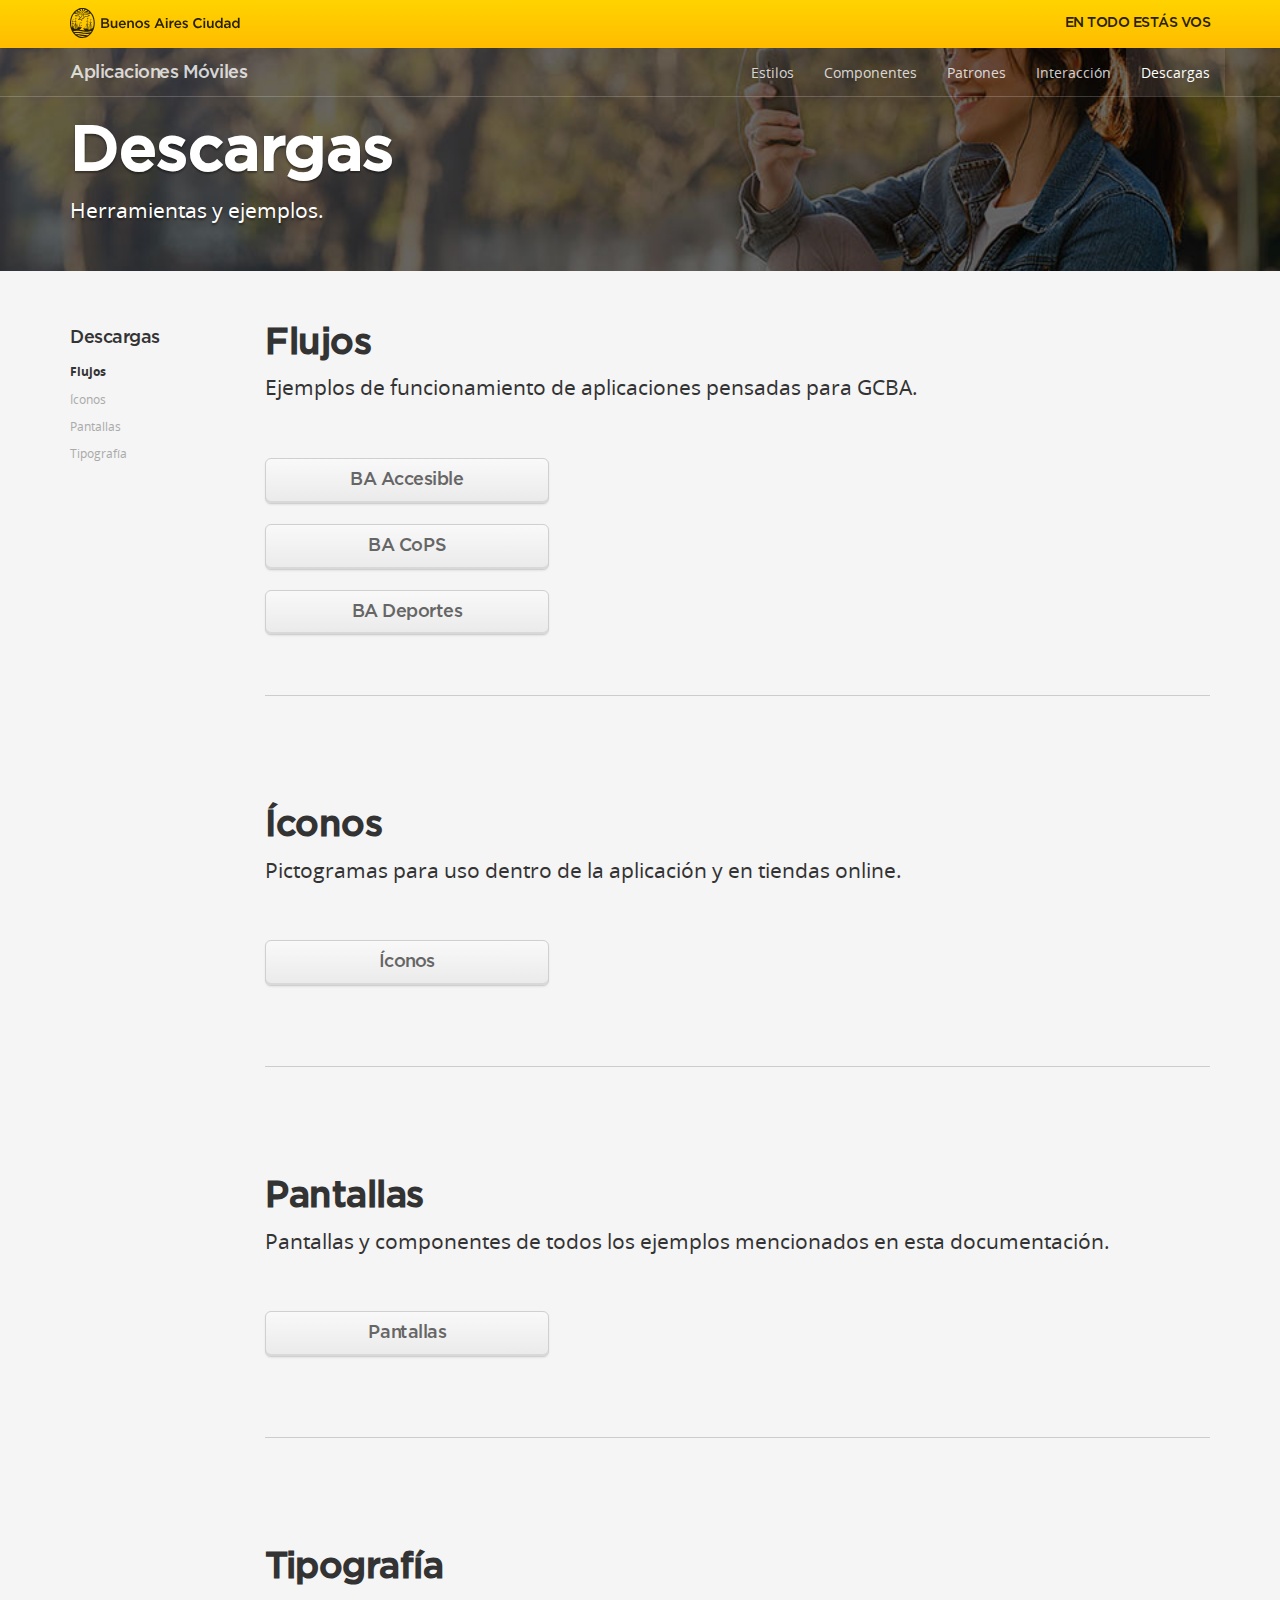
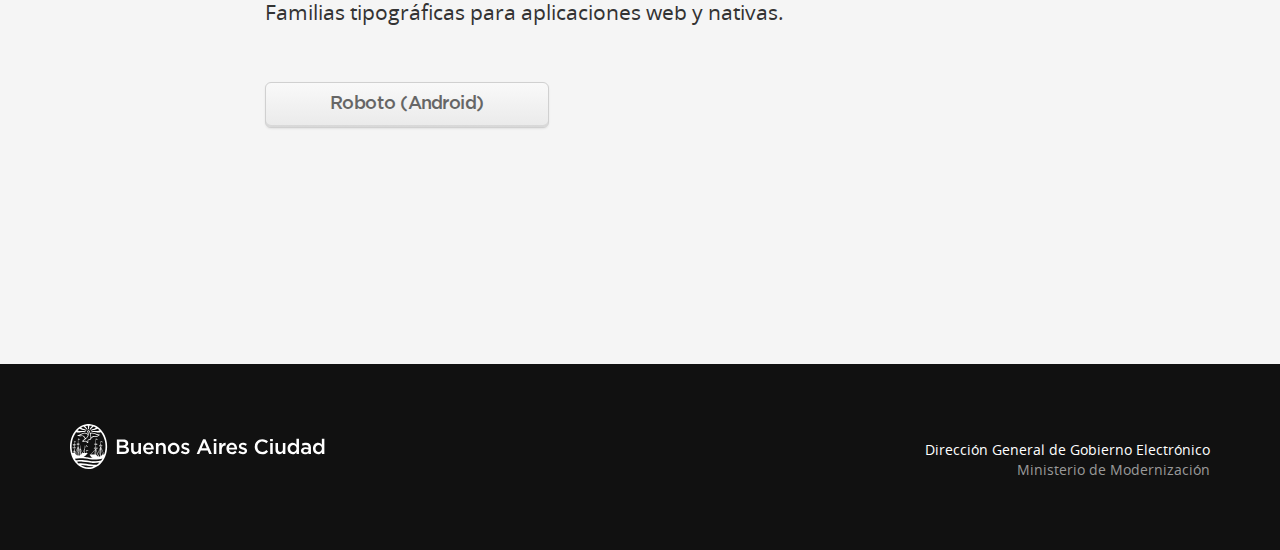
<file: descargas.html>
﻿<!DOCTYPE html>
<!--[if lt IE 7]><html lang="es" class="lt-ie10 lt-ie9 lt-ie8 lt-ie7"><![endif]-->
<!--[if IE 7]><html lang="es" class="lt-ie10 lt-ie9 lt-ie8"><![endif]-->
<!--[if IE 8]><html lang="es" class="lt-ie10 lt-ie9"> <![endif]-->
<!--[if IE 9]><html lang="es" class="lt-ie10"> <![endif]-->
<!--[if gt IE 9]><!--> <html lang="es"> <!--<![endif]-->
<head>
  <meta charset="utf-8">
  <meta http-equiv="X-UA-Compatible" content="IE=edge">
  <meta name="viewport" content="width=device-width, initial-scale=1">
  <meta name="description" content="Guías y herramientas para diseñar aplicaciones móviles del Gobierno de la Ciudad de Buenos Aires.">
  <meta name="author" content="Gobierno de la Ciudad de Buenos Aires">
  <title>Descargas > Aplicaciones Móviles GCBA</title>
  <link rel="shortcut icon" href="bastrap3/favicon.ico">
  <link rel="apple-touch-icon-precomposed" href="bastrap3/favicon-mobile.png">
  <link rel="stylesheet" href="bastrap3/bootstrap.min.css">
  <link rel="stylesheet" href="bastrap3/bastrap.css">
  <link rel="stylesheet" href="docs/docs.css">
  <!--[if lt IE 9]>
    <script src="https://oss.maxcdn.com/html5shiv/3.7.2/html5shiv.min.js"></script>
    <script src="https://oss.maxcdn.com/respond/1.4.2/respond.min.js"></script>
  <![endif]-->

<script src="bastrap3/jquery.min.js"></script>
<script src="bastrap3/bootstrap.min.js"></script>
<script src="docs/docs.js"></script>

</head>

<body role="document" data-spy="scroll" data-target="#affix-nav" class="bg-white-1">

<a id="flujos" class="anchor anchor-first"></a>

<header class="navbar navbar-primary navbar-top">
  <div class="container">
    <div class="row">
      <div class="col-md-6 col-sm-6">
        <a class="navbar-brand bac-header" href="index.html"></a>
      </div>
      <div class="col-md-6 col-sm-6">
        <h5 class="sub-brand">En todo estás vos</h5>
      </div>
    </div>
  </div>
</header>

<div class="jumbotron jumbotron-small jumbotron-misc jumbotron-main">

  <nav class="navbar navbar-default" role="navigation">
    <div class="container">
      <div class="row">
        <div class="navbar-header">
          <button type="button" class="navbar-toggle" data-toggle="collapse" data-target="#main-nav">
            <span class="sr-only">Cambiar navegación</span>
            <span class="icon-bar"></span>
            <span class="icon-bar"></span>
            <span class="icon-bar"></span>
          </button>
          <a class="navbar-brand" href="index.html">Aplicaciones Móviles</a>
        </div>
        <div class="collapse navbar-collapse" id="main-nav">
          <ul class="nav navbar-nav navbar-right">
            <li><a href="estilos.html">Estilos</a></li>
            <li><a href="componentes.html">Componentes</a></li>
            <li><a href="patrones.html">Patrones</a></li>
            <li><a href="interaccion.html">Interacción</a></li>
            <li class="active"><a href="descargas.html">Descargas</a></li>
          </ul>
        </div>
      </div>
    </div>
  </nav>

  <div class="container">
    <div class="row">
      <div class="col-md-12">
        <h1>Descargas</h1>
        <p class="lead">Herramientas y ejemplos.</p>
      </div>
    </div>
  </div>
</div>

<main class="main-container" role="main">
<div class="container">
<div class="row">

<nav class="sidebar col-md-2" role="sidebar">
  <ul class="nav sidenav affix-top" id="affix-nav" data-spy="affix" data-offset-top="286">
      <li><h4><a href="#flujos">Descargas</a></h4>
        <ul class="nav">
          <li><a href="#flujos">Flujos</a></li>
          <li><a href="#iconos">Íconos</a></li>
          <li><a href="#pantallas">Pantallas</a></li>
          <li><a href="#tipografia">Tipografía</a></li>
        </ul>
      </li>
  </ul>
</nav>

<div class="col-md-10" role="main">

<!-- Flujos -->

<div class="panel-docs">
  <h2 class="h1">Flujos</h2>
  <p class="lead">Ejemplos de funcionamiento de aplicaciones pensadas para GCBA.</p>
  <div>
    <p>
      <a class="btn btn-default btn-lg" href="files/flow/accesible-flow.pdf" target="_blank">BA Accesible</a><br />
      <a class="btn btn-default btn-lg" href="files/flow/cops-flow.pdf" target="_blank">BA CoPS</a><br />
      <a class="btn btn-default btn-lg" href="files/flow/deportes-flow.pdf" target="_blank">BA Deportes</a>
    </p>
  </div>
</div>

<!-- Íconos -->

<div class="panel-docs">
<a id="iconos" class="anchor"></a>
  <h2 class="h1">Íconos</h2>
  <p class="lead">Pictogramas para uso dentro de la aplicación y en tiendas online.</p>
  <div>
    <p>
      <a class="btn btn-default btn-lg" href="files/iconos.ai" target="_blank">Íconos</a><br />
    </p>
  </div>
</div>

<!-- Pantallas -->

<div class="panel-docs">
<a id="pantallas" class="anchor"></a>
  <h2 class="h1">Pantallas</h2>
  <p class="lead">Pantallas y componentes de todos los ejemplos mencionados en esta documentación.</p>
  <div>
    <p>
      <a class="btn btn-default btn-lg" href="files/apmov.ai" target="_blank">Pantallas</a><br />
    </p>
  </div>
</div>

<!-- Tipografía -->

<div class="panel-docs">
<a id="tipografia" class="anchor"></a>
  <h2 class="h1">Tipografía</h2>
  <p class="lead">Familias tipográficas para aplicaciones web y nativas.</p>
  <div>
    <p>
      <a class="btn btn-default btn-lg" href="http://material-design.storage.googleapis.com/publish/v_2/material_ext_publish/0B08MbvYZK1iNZGNoWmJqVEhQYTQ/RobotoTTF.zip" target="_blank">Roboto (Android)</a><br />
    </p>
  </div>
</div>







</div> <!-- /container -->
</div>
</div>

</main>

<footer>
  <div class="footer">
    <div class="container">
      <div class="row">
        <div class="col-md-6 col-sm-6">
          <a class="navbar-brand bac-footer" href="http://www.buenosaires.gob.ar" target="_blank"></a>
        </div>
        <div class="col-md-6 col-sm-6">
          <div class="sub-brand">
            <p>Dirección General de Gobierno Electrónico<br />
            <span class="text-muted">Ministerio de Modernización</span></p>
          </div>
        </div>
      </div>
    </div>
  </div>
</footer>

</body>
</html>
</file>
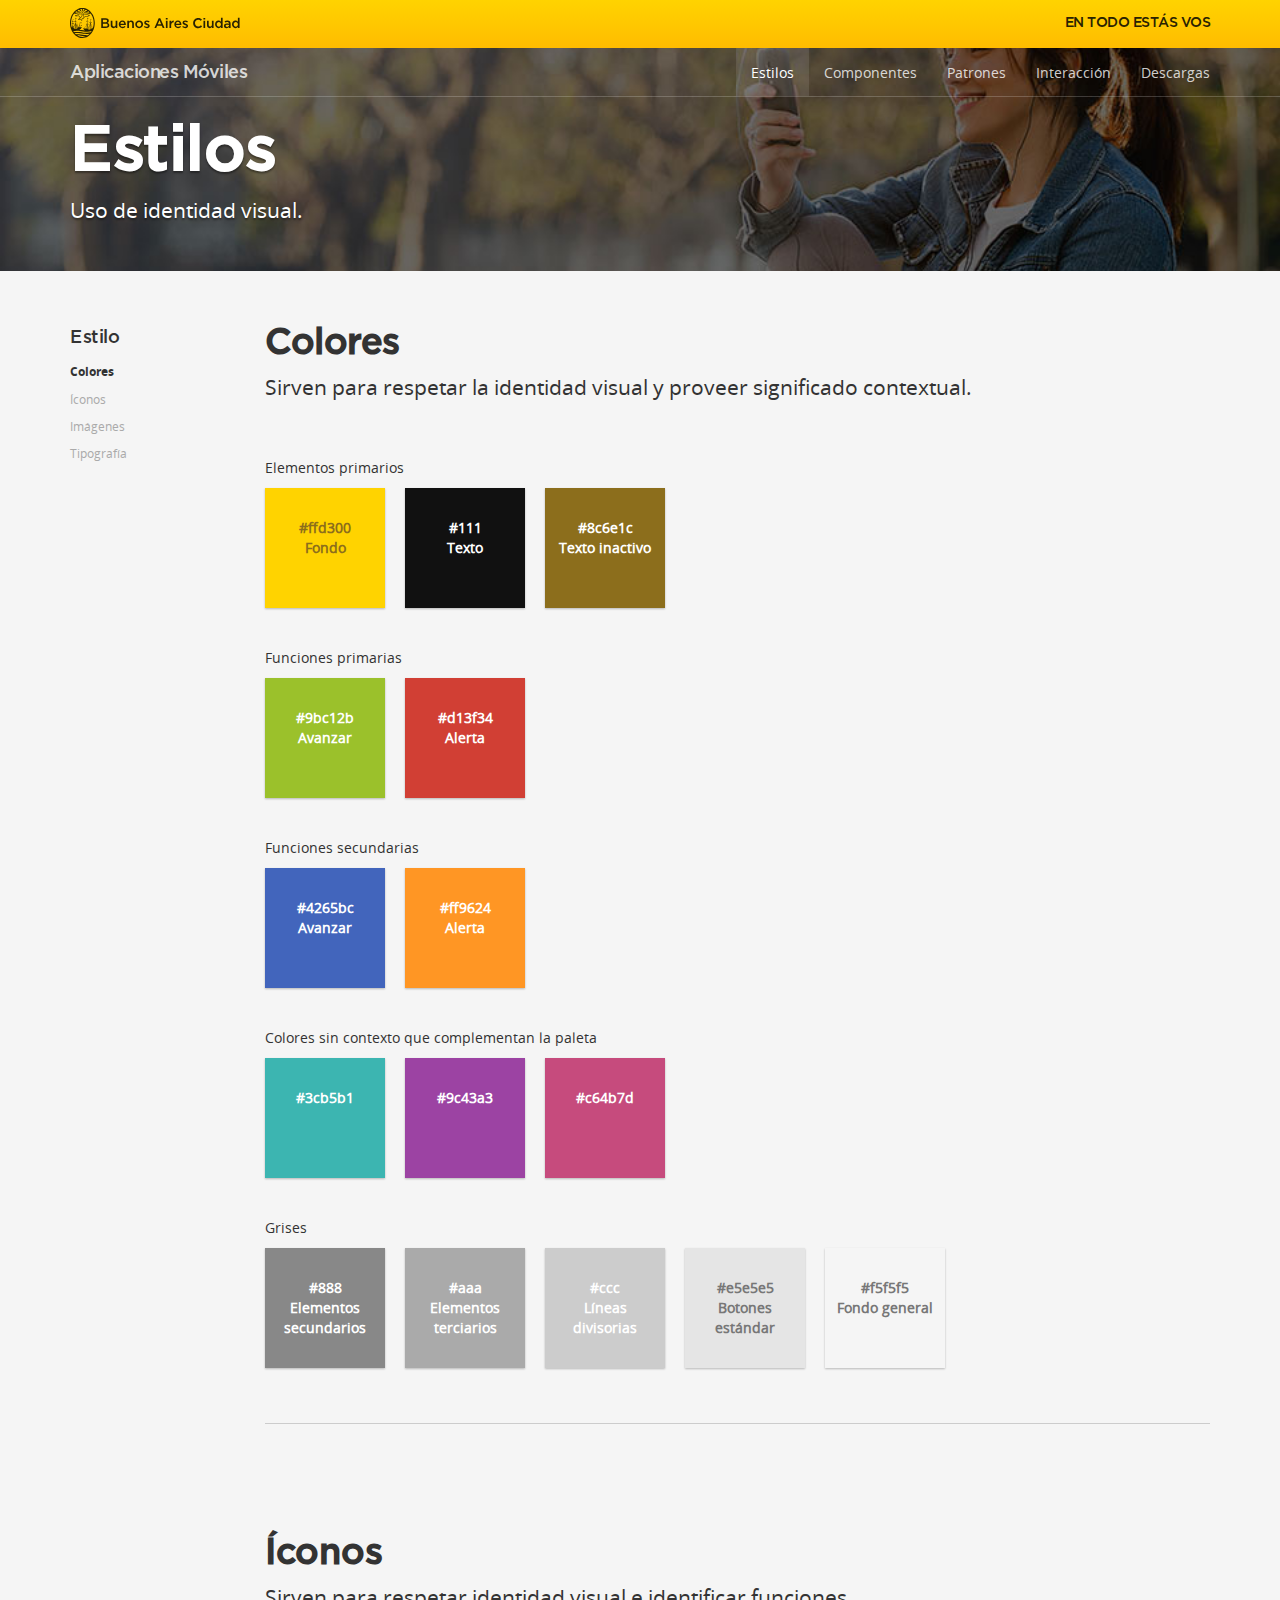
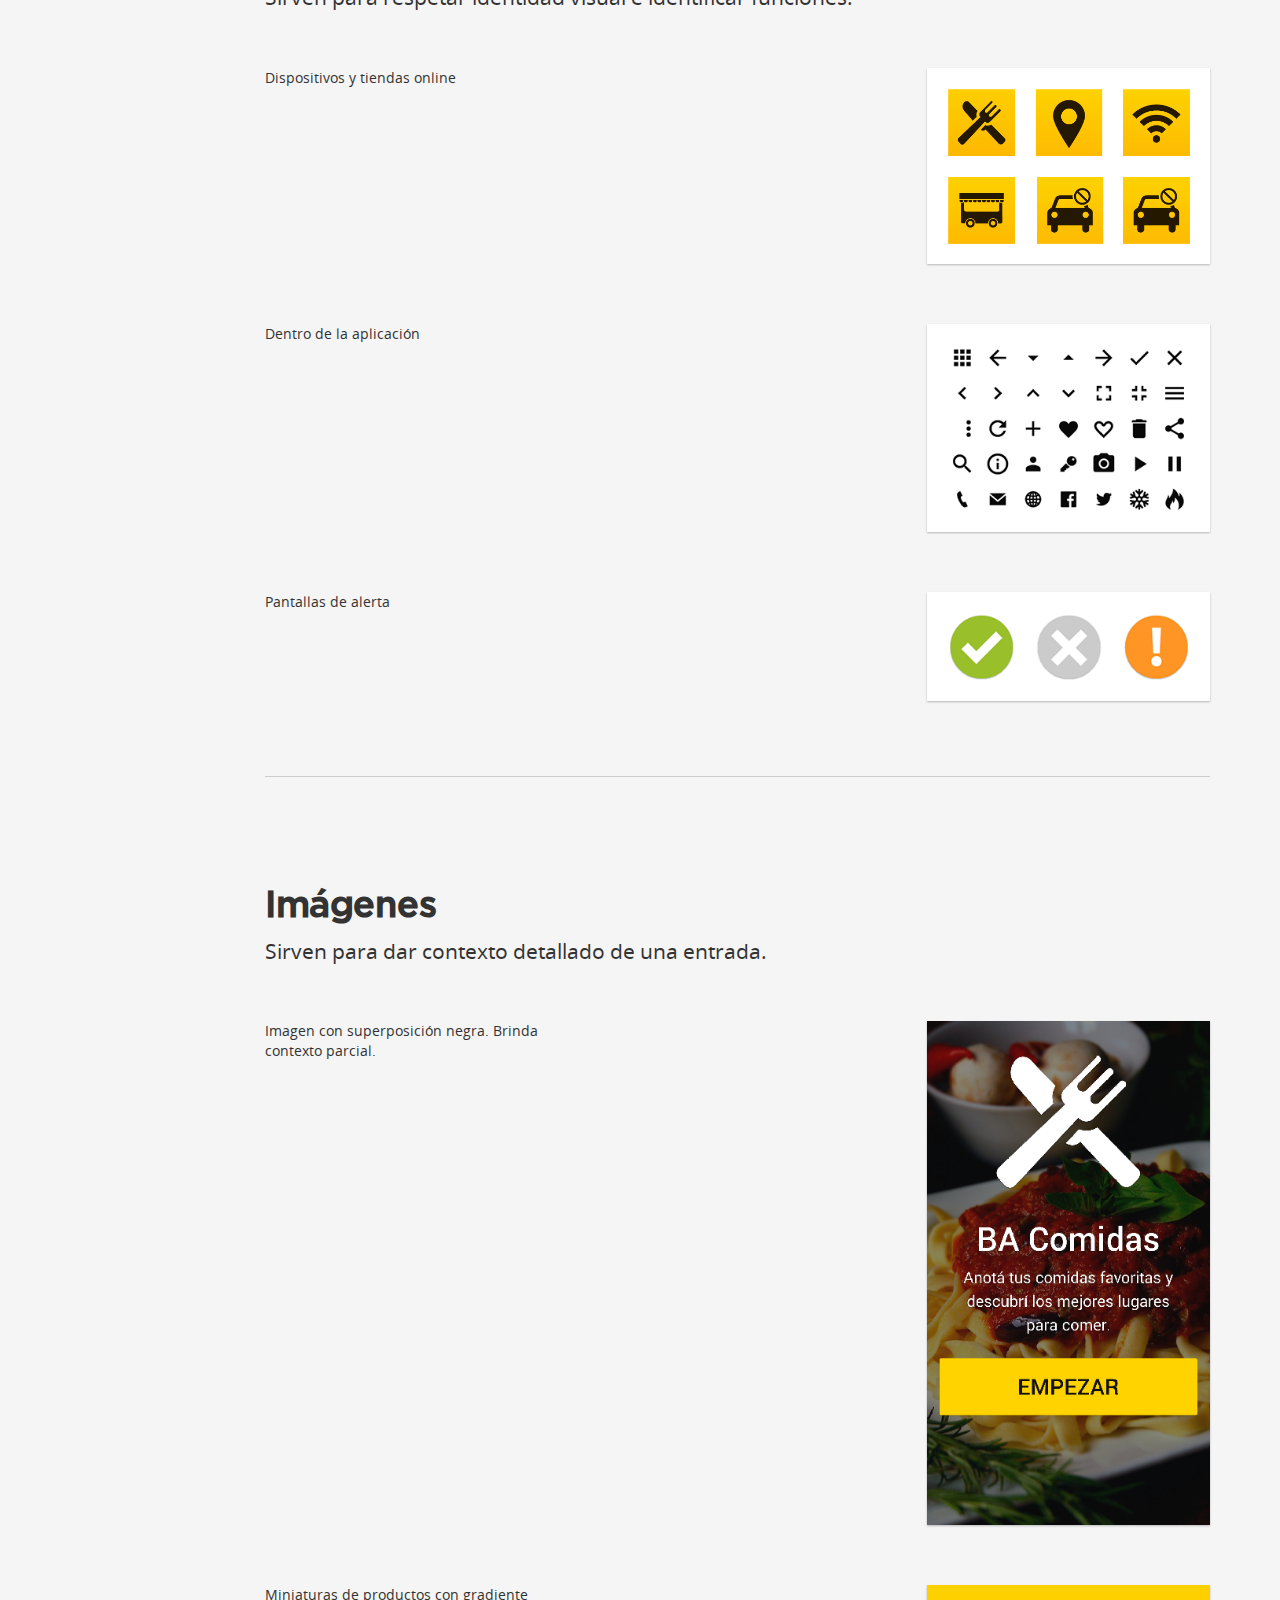
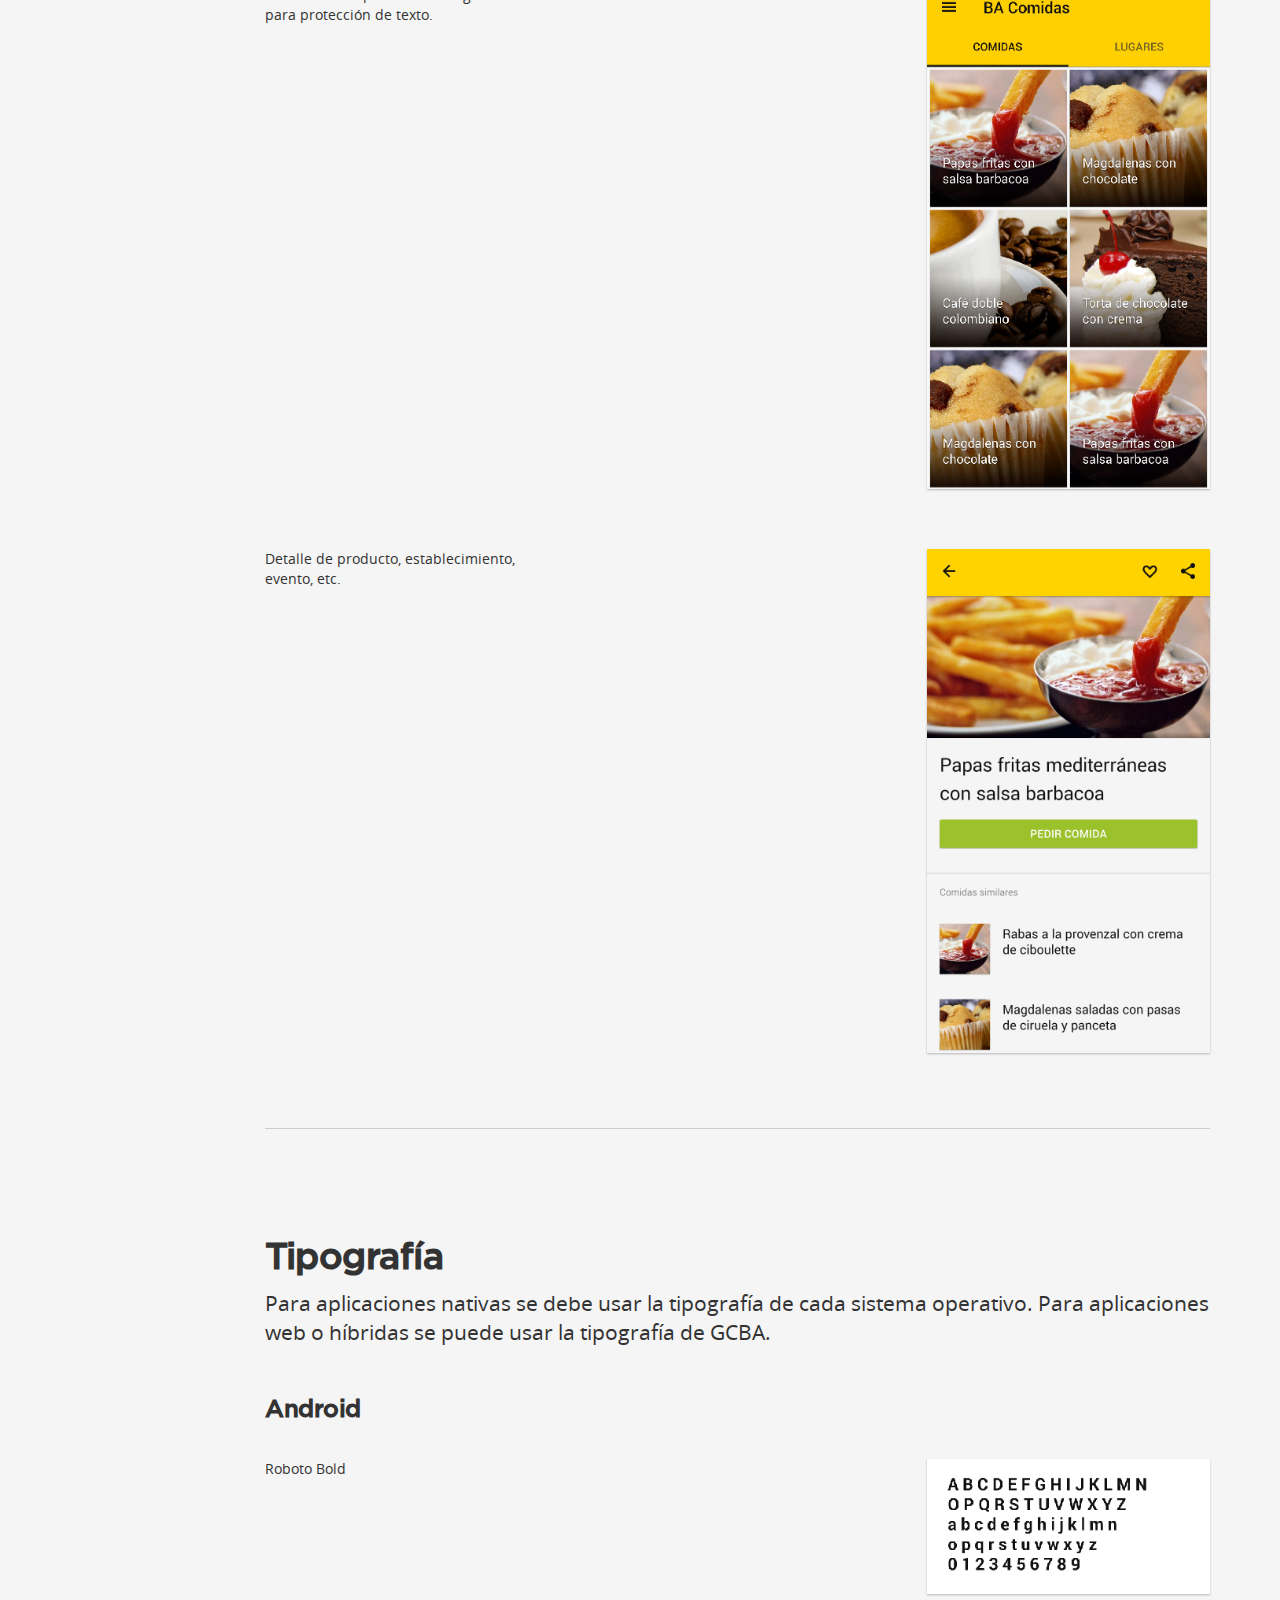
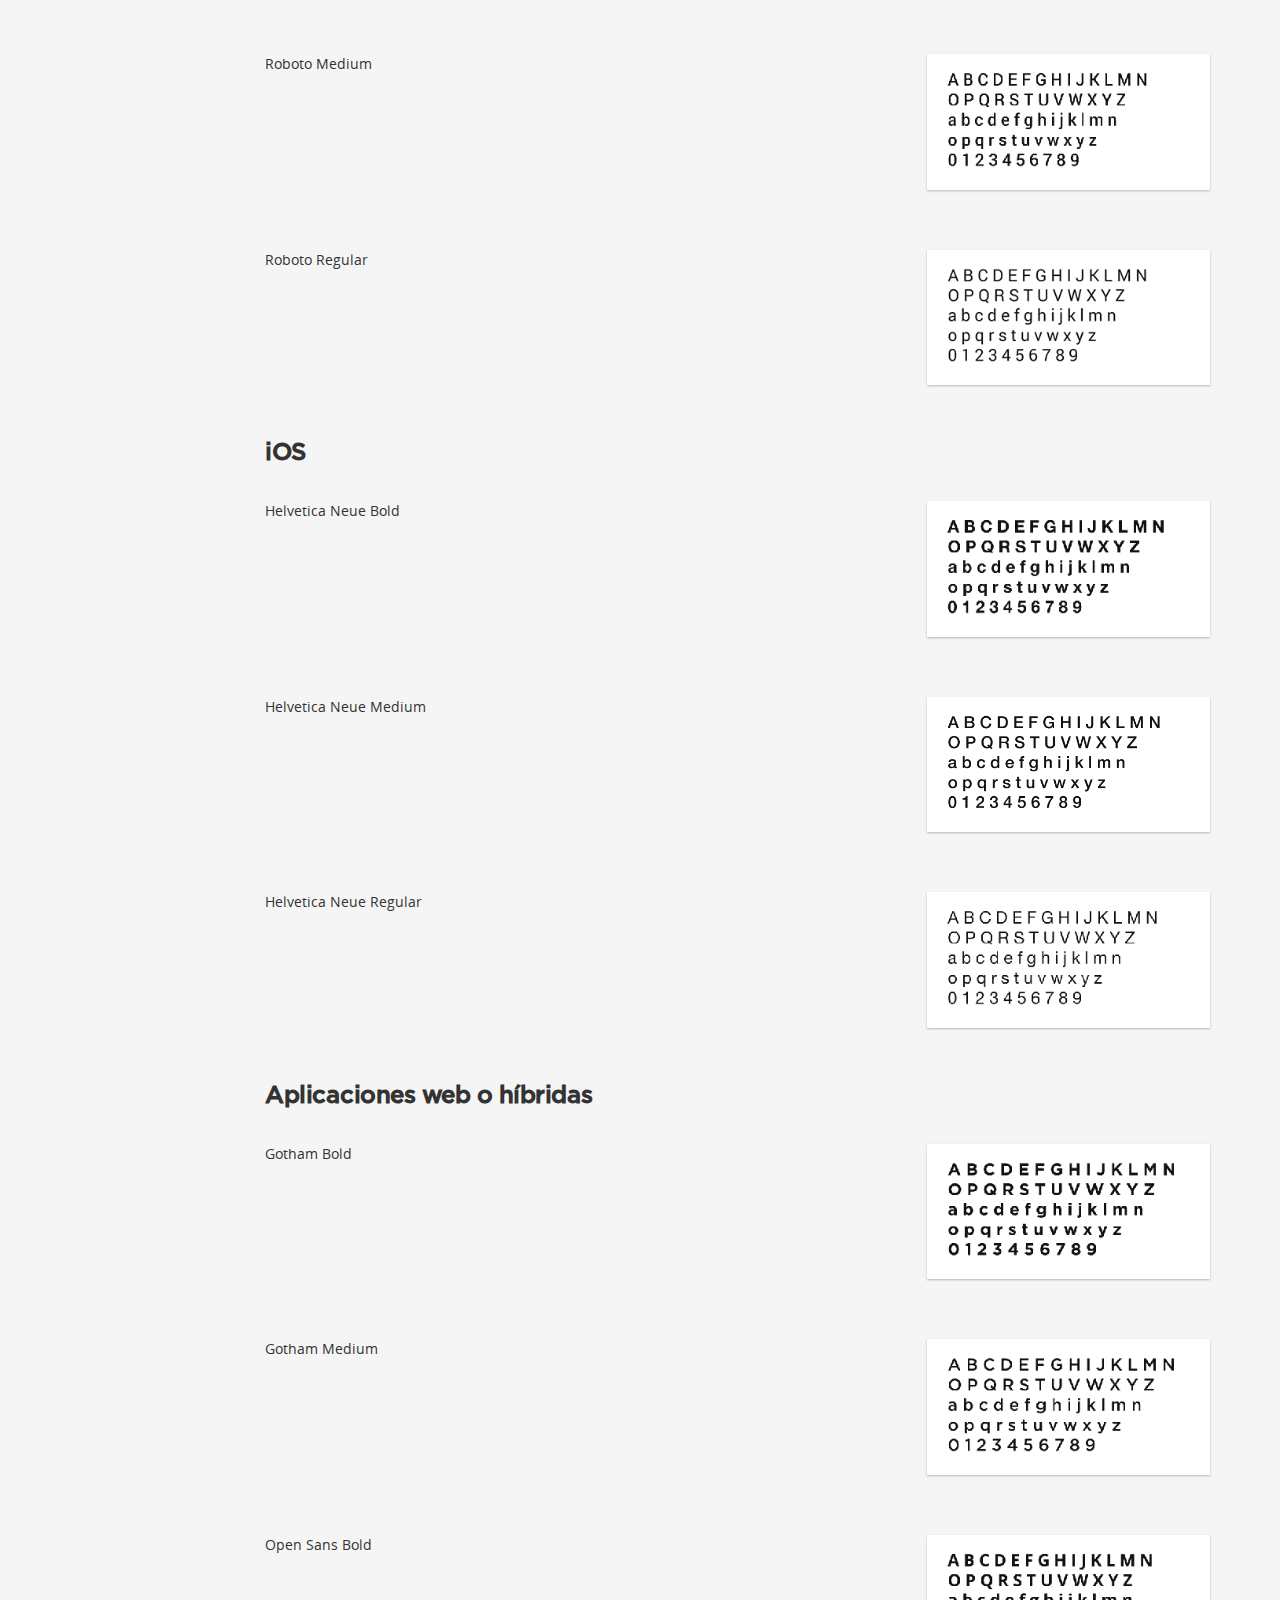
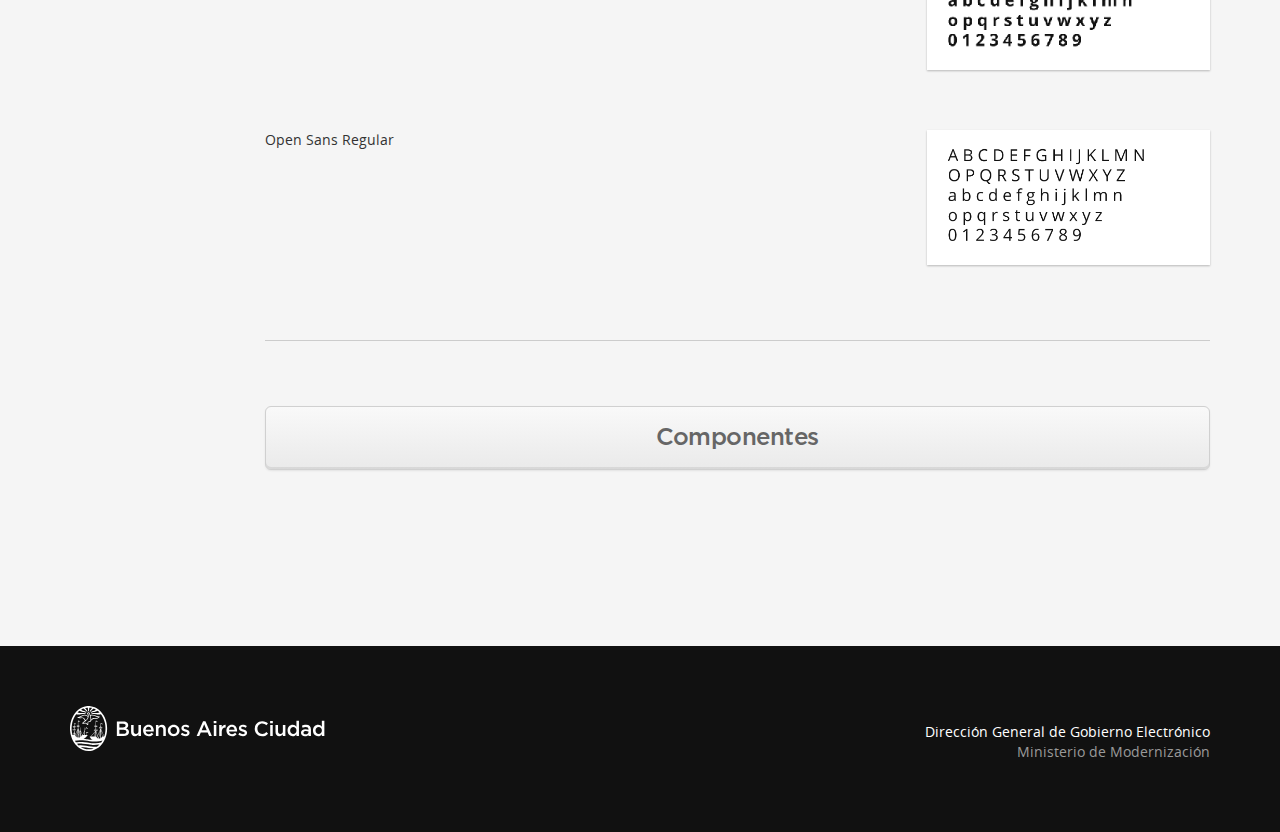
<file: estilo.html>
﻿<!DOCTYPE html>
<!--[if lt IE 7]><html lang="es" class="lt-ie10 lt-ie9 lt-ie8 lt-ie7"><![endif]-->
<!--[if IE 7]><html lang="es" class="lt-ie10 lt-ie9 lt-ie8"><![endif]-->
<!--[if IE 8]><html lang="es" class="lt-ie10 lt-ie9"> <![endif]-->
<!--[if IE 9]><html lang="es" class="lt-ie10"> <![endif]-->
<!--[if gt IE 9]><!--> <html lang="es"> <!--<![endif]-->
<head>
  <meta charset="utf-8">
  <meta http-equiv="X-UA-Compatible" content="IE=edge">
  <meta name="viewport" content="width=device-width, initial-scale=1">
  <meta name="description" content="Guías y herramientas para diseñar aplicaciones móviles del Gobierno de la Ciudad de Buenos Aires.">
  <meta name="author" content="Gobierno de la Ciudad de Buenos Aires">
  <title>Aplicaciones Móviles > Estilos</title>
  <link rel="shortcut icon" href="bastrap3/favicon.ico">
  <link rel="apple-touch-icon-precomposed" href="bastrap3/favicon-mobile.png">
  <link rel="stylesheet" href="bastrap3/bootstrap.min.css">
  <link rel="stylesheet" href="bastrap3/bastrap.css">
  <link rel="stylesheet" href="docs/docs.css">
  <!--[if lt IE 9]>
    <script src="https://oss.maxcdn.com/html5shiv/3.7.2/html5shiv.min.js"></script>
    <script src="https://oss.maxcdn.com/respond/1.4.2/respond.min.js"></script>
  <![endif]-->
</head>

<body role="document" data-spy="scroll" data-target="#affix-nav" class="bg-white-1">

<a id="colores" class="anchor anchor-first"></a>

<header class="navbar navbar-primary navbar-top">
  <div class="container">
    <div class="row">
      <div class="col-md-6 col-sm-6">
        <a class="navbar-brand bac-header" href="index.html"></a>
      </div>
      <div class="col-md-6 col-sm-6">
        <h5 class="sub-brand">En todo estás vos</h5>
      </div>
    </div>
  </div>
</header>

<div class="jumbotron jumbotron-small jumbotron-misc jumbotron-main">

  <nav class="navbar navbar-default" role="navigation">
    <div class="container">
      <div class="row">
        <div class="navbar-header">
          <button type="button" class="navbar-toggle" data-toggle="collapse" data-target="#main-nav">
            <span class="sr-only">Cambiar navegación</span>
            <span class="icon-bar"></span>
            <span class="icon-bar"></span>
            <span class="icon-bar"></span>
          </button>
          <a class="navbar-brand" href="index.html">Aplicaciones Móviles</a>
        </div>
        <div class="collapse navbar-collapse" id="main-nav">
          <ul class="nav navbar-nav navbar-right">
            <li class="active"><a href="estilos.html">Estilos</a></li>
            <li><a href="componentes.html">Componentes</a></li>
            <li><a href="patrones.html">Patrones</a></li>
            <li><a href="interaccion.html">Interacción</a></li>
            <li><a href="descargas.html">Descargas</a></li>
          </ul>
        </div>
      </div>
    </div>
  </nav>

  <div class="container">
    <div class="row">
      <div class="col-md-12">
        <h1>Estilos</h1>
        <p class="lead">Uso de identidad visual.</p>
      </div>
    </div>
  </div>
</div>

<main class="main-container" role="main">
<div class="container">
<div class="row">

<nav class="sidebar col-md-2" role="sidebar">
  <ul class="nav sidenav affix-top" id="affix-nav" data-spy="affix" data-offset-top="286">
      <li><h4><a href="#colores">Estilo</a></h4>
        <ul class="nav">
          <li><a href="#colores">Colores</a></li>
          <li><a href="#iconos">Íconos</a></li>
          <li><a href="#imagenes">Imágenes</a></li>
          <li><a href="#tipografia">Tipografía</a></li>
        </ul>
      </li>
  </ul>
</nav>

<div class="col-md-10" role="main">

<!-- Colores -->

<div class="panel-docs docs-colores">
  <h2 class="h1">Colores</h2>
  <p class="lead">Sirven para respetar la identidad visual y proveer significado contextual.</p>
  <div>
    <p>Elementos primarios</p>
    <span class="bg-primary-lt" style="color:#8c6e1c;">#ffd300<br />Fondo</span>
    <span class="bg-black-1">#111<br />Texto</span>
    <span style="background:#8c6e1c;">#8c6e1c<br />Texto inactivo</span>
  </div>
  <div>
    <p>Funciones primarias</p>
    <span class="bg-success-lt">#9bc12b<br />Avanzar</span>
    <span class="bg-danger-lt">#d13f34<br />Alerta</span>
  </div>
  <div>
    <p>Funciones secundarias</p>
    <span class="bg-blue-lt">#4265bc<br />Avanzar</span>
    <span class="bg-warning-lt">#ff9624<br />Alerta</span>
  </div>
  <div>
    <p>Colores sin contexto que complementan la paleta</p>
    <span class="bg-info-lt">#3cb5b1</span>
    <span class="bg-violet-lt">#9c43a3</span>
    <span class="bg-pink-lt">#c64b7d</span>
  </div>
  <div>
    <p>Grises</p>
    <span class="bg-gray-2">#888<br />Elementos secundarios</span>
    <span class="bg-gray-3">#aaa<br />Elementos terciarios</span>
    <span class="bg-gray-4">#ccc<br />Líneas divisorias</span>
    <span class="bg-white-2" style="color:#777;">#e5e5e5<br />Botones estándar</span>
    <span class="bg-white-1" style="color:#777;">#f5f5f5<br />Fondo general</span>
  </div>
</div>

<!-- Íconos -->

<div class="panel-docs">
<a id="iconos" class="anchor"></a>
  <h2 class="h1">Íconos</h2>
  <p class="lead">Sirven para respetar identidad visual e identificar funciones.</p>
  <div>
    <p>Dispositivos y tiendas online</p>
    <img src="img/icon-app.png" />
  </div>
  <div>
    <p>Dentro de la aplicación</p>
    <img src="img/icon-system.png" />
  </div>
  <div>
    <p>Pantallas de alerta</p>
    <img src="img/icon-alert.png" />
  </div>
</div>

<!-- Imágenes -->

<div class="panel-docs">
<a id="imagenes" class="anchor"></a>
  <h2 class="h1">Imágenes</h2>
  <p class="lead">Sirven para dar contexto detallado de una entrada.</p>
  <div>
    <p>Imagen con superposición negra. Brinda contexto parcial.</p>
    <img src="img/apps_a3.png" />
  </div>
  <div>
    <p>Miniaturas de productos con gradiente para protección de texto.</p>
    <img src="img/apps_j2.png" />
  </div>
  <div>
    <p>Detalle de producto, establecimiento, evento, etc.</p>
    <img src="img/apps_h3.png" />
  </div>
</div>

<!-- Tipografía -->

<div class="panel-docs">
<a id="tipografia" class="anchor"></a>
  <h2 class="h1">Tipografía</h2>
  <p class="lead">Para aplicaciones nativas se debe usar la tipografía de cada sistema operativo. Para aplicaciones web o híbridas se puede usar la tipografía de GCBA.</p>
  <h3>Android</h3>
  <div>
    <p>Roboto Bold</p>
    <img src="img/font-b1.png" />
  </div>
  <div>
    <p>Roboto Medium</p>
    <img src="img/font-b2.png" />
  </div>
  <div>
    <p>Roboto Regular</p>
    <img src="img/font-b3.png" />
  </div>

  <h3>iOS</h3>
  <div>
    <p>Helvetica Neue Bold</p>
    <img src="img/font-c1.png" />
  </div>
  <div>
    <p>Helvetica Neue Medium</p>
    <img src="img/font-c2.png" />
  </div>
  <div>
    <p>Helvetica Neue Regular</p>
    <img src="img/font-c3.png" />
  </div>

  <h3>Aplicaciones web o híbridas</h3>
  <div>
    <p>Gotham Bold</p>
    <img src="img/font-a1.png" />
  </div>
  <div>
    <p>Gotham Medium</p>
    <img src="img/font-a2.png" />
  </div>
  <div>
    <p>Open Sans Bold</p>
    <img src="img/font-a3.png" />
  </div>
  <div>
    <p>Open Sans Regular</p>
    <img src="img/font-a4.png" />
  </div>
</div>

<!-- Next -->

<div class="panel-docs">
  <a class="btn btn-default btn-xl btn-block" href="componentes.html">Componentes</a>
</div>

</div> <!-- /container -->
</div>
</div>

</main>

<footer>
  <div class="footer">
    <div class="container">
      <div class="row">
        <div class="col-md-6 col-sm-6">
          <a class="navbar-brand bac-footer" href="http://www.buenosaires.gob.ar" target="_blank"></a>
        </div>
        <div class="col-md-6 col-sm-6">
          <div class="sub-brand">
            <p>Dirección General de Gobierno Electrónico<br />
            <span class="text-muted">Ministerio de Modernización</span></p>
          </div>
        </div>
      </div>
    </div>
  </div>
</footer>

<script src="bastrap3/jquery.min.js"></script>
<script src="bastrap3/bootstrap.min.js"></script>
<script src="docs/docs.js"></script>

</body>
</html>
</file>
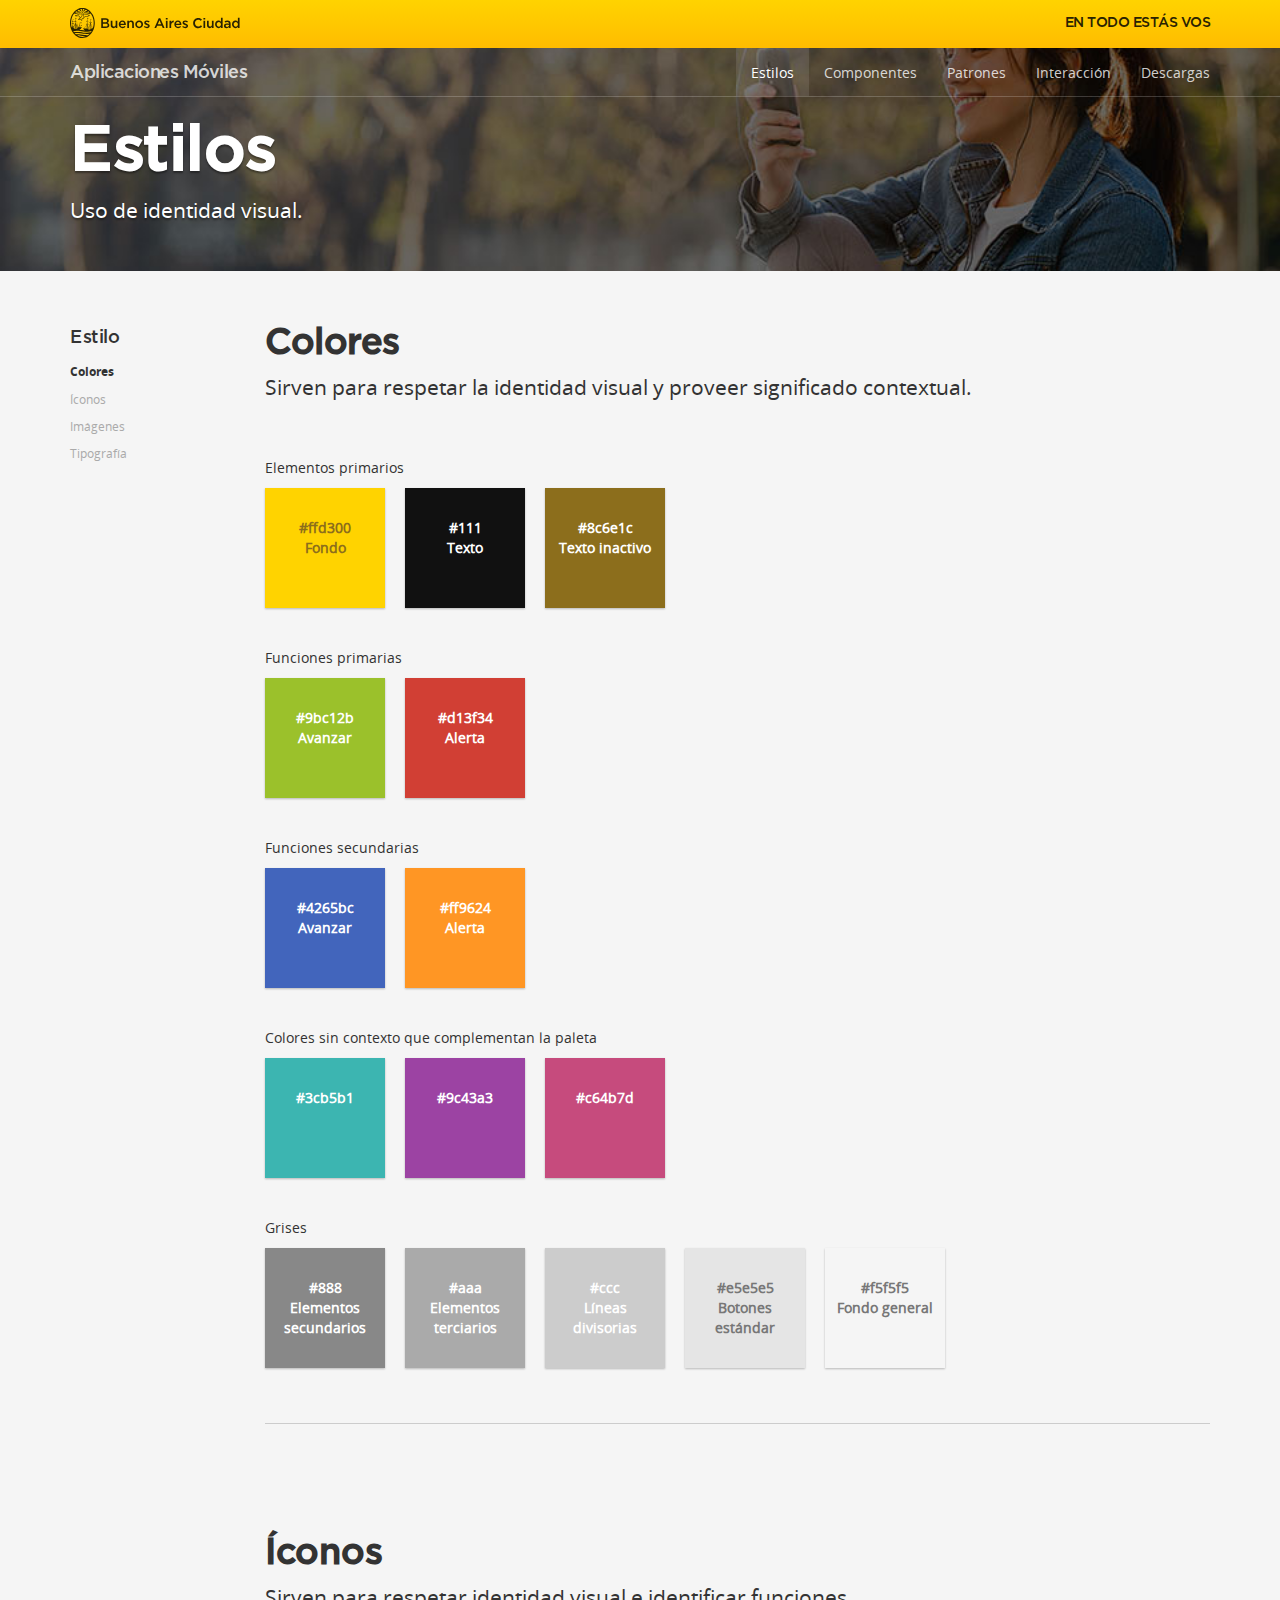
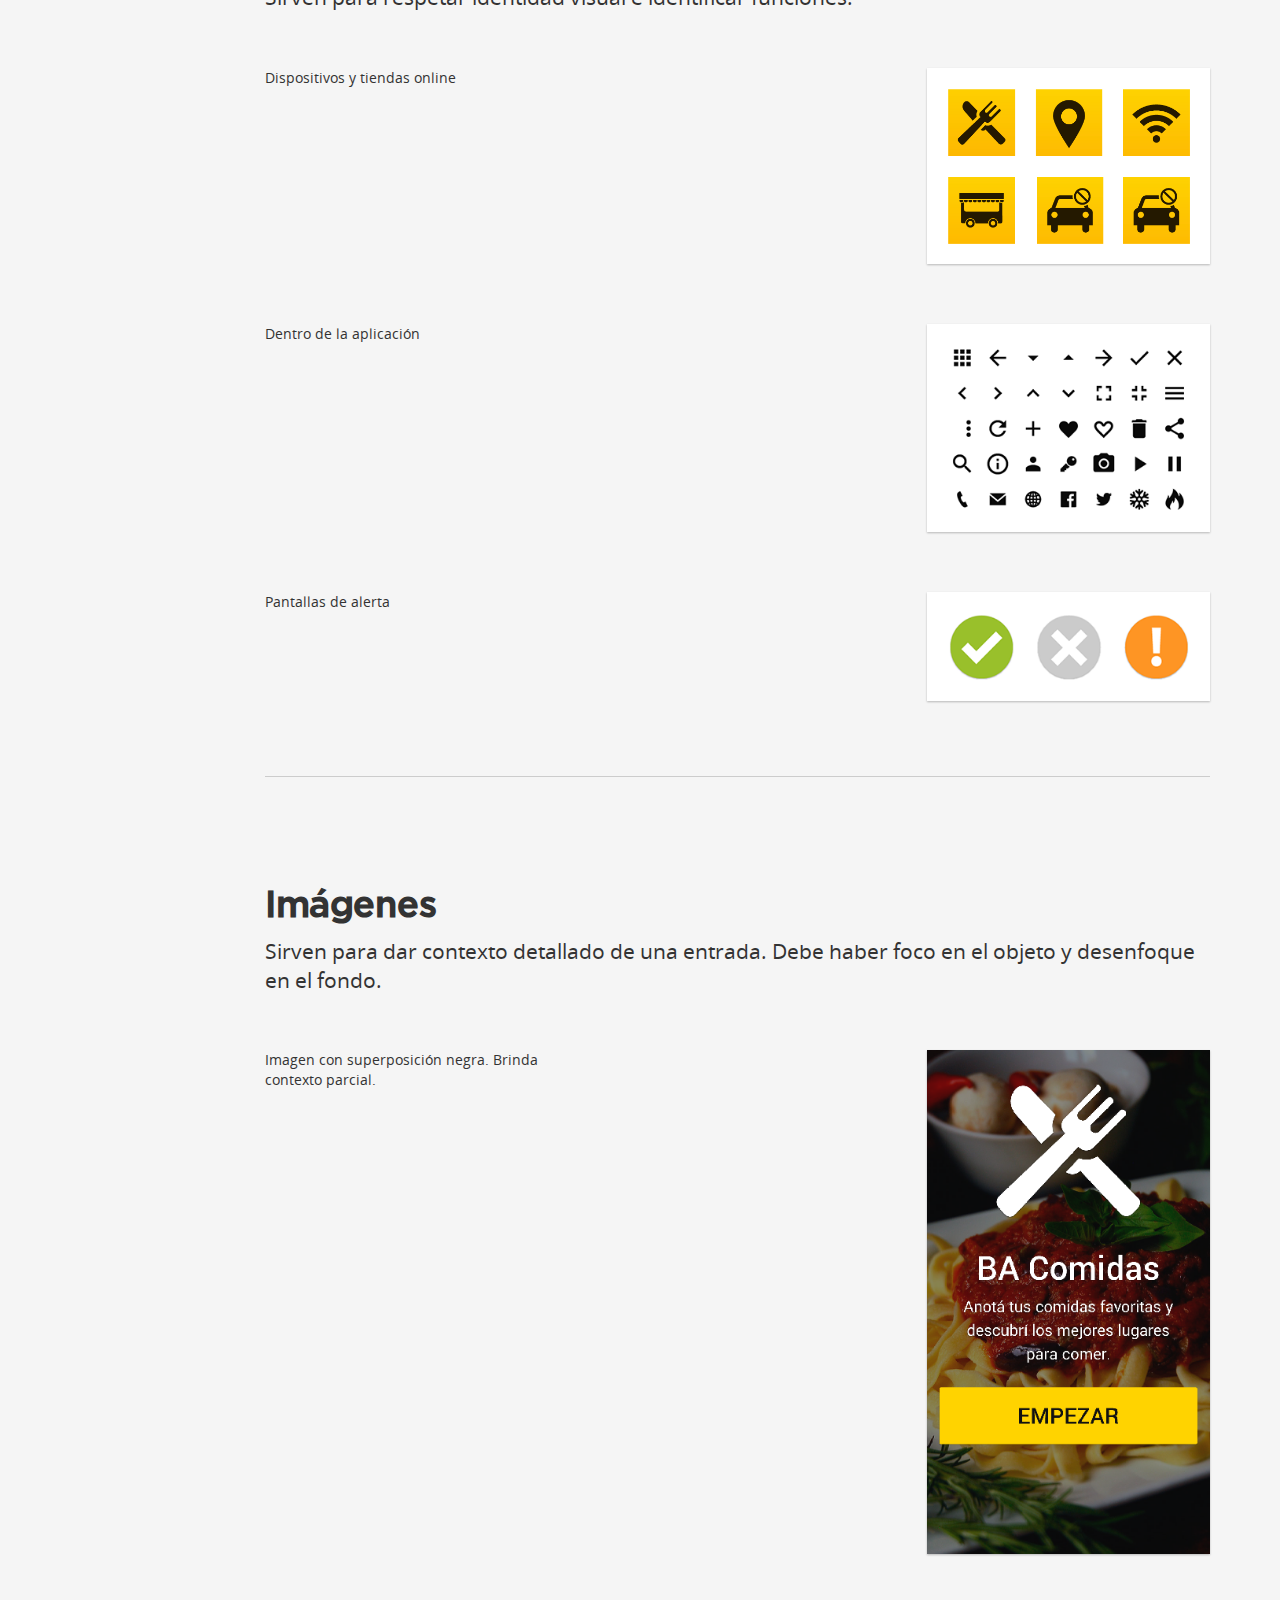
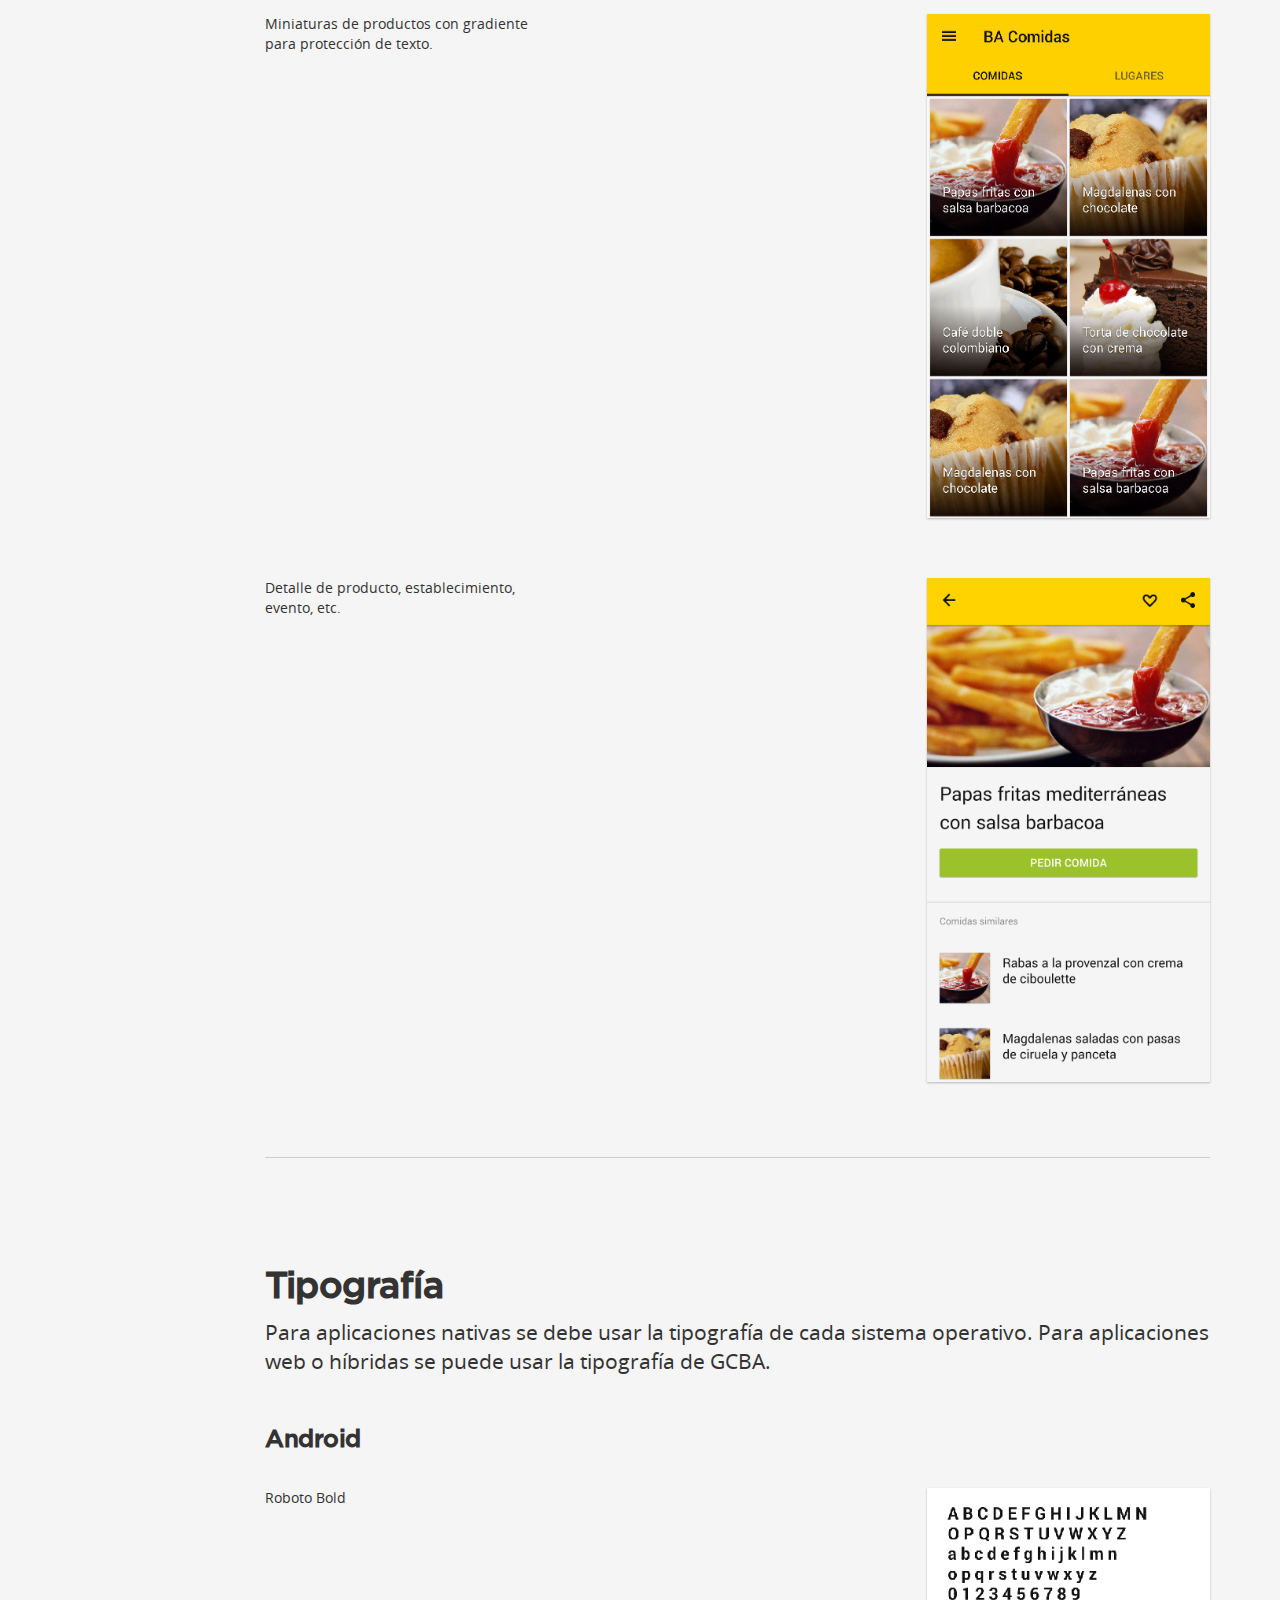
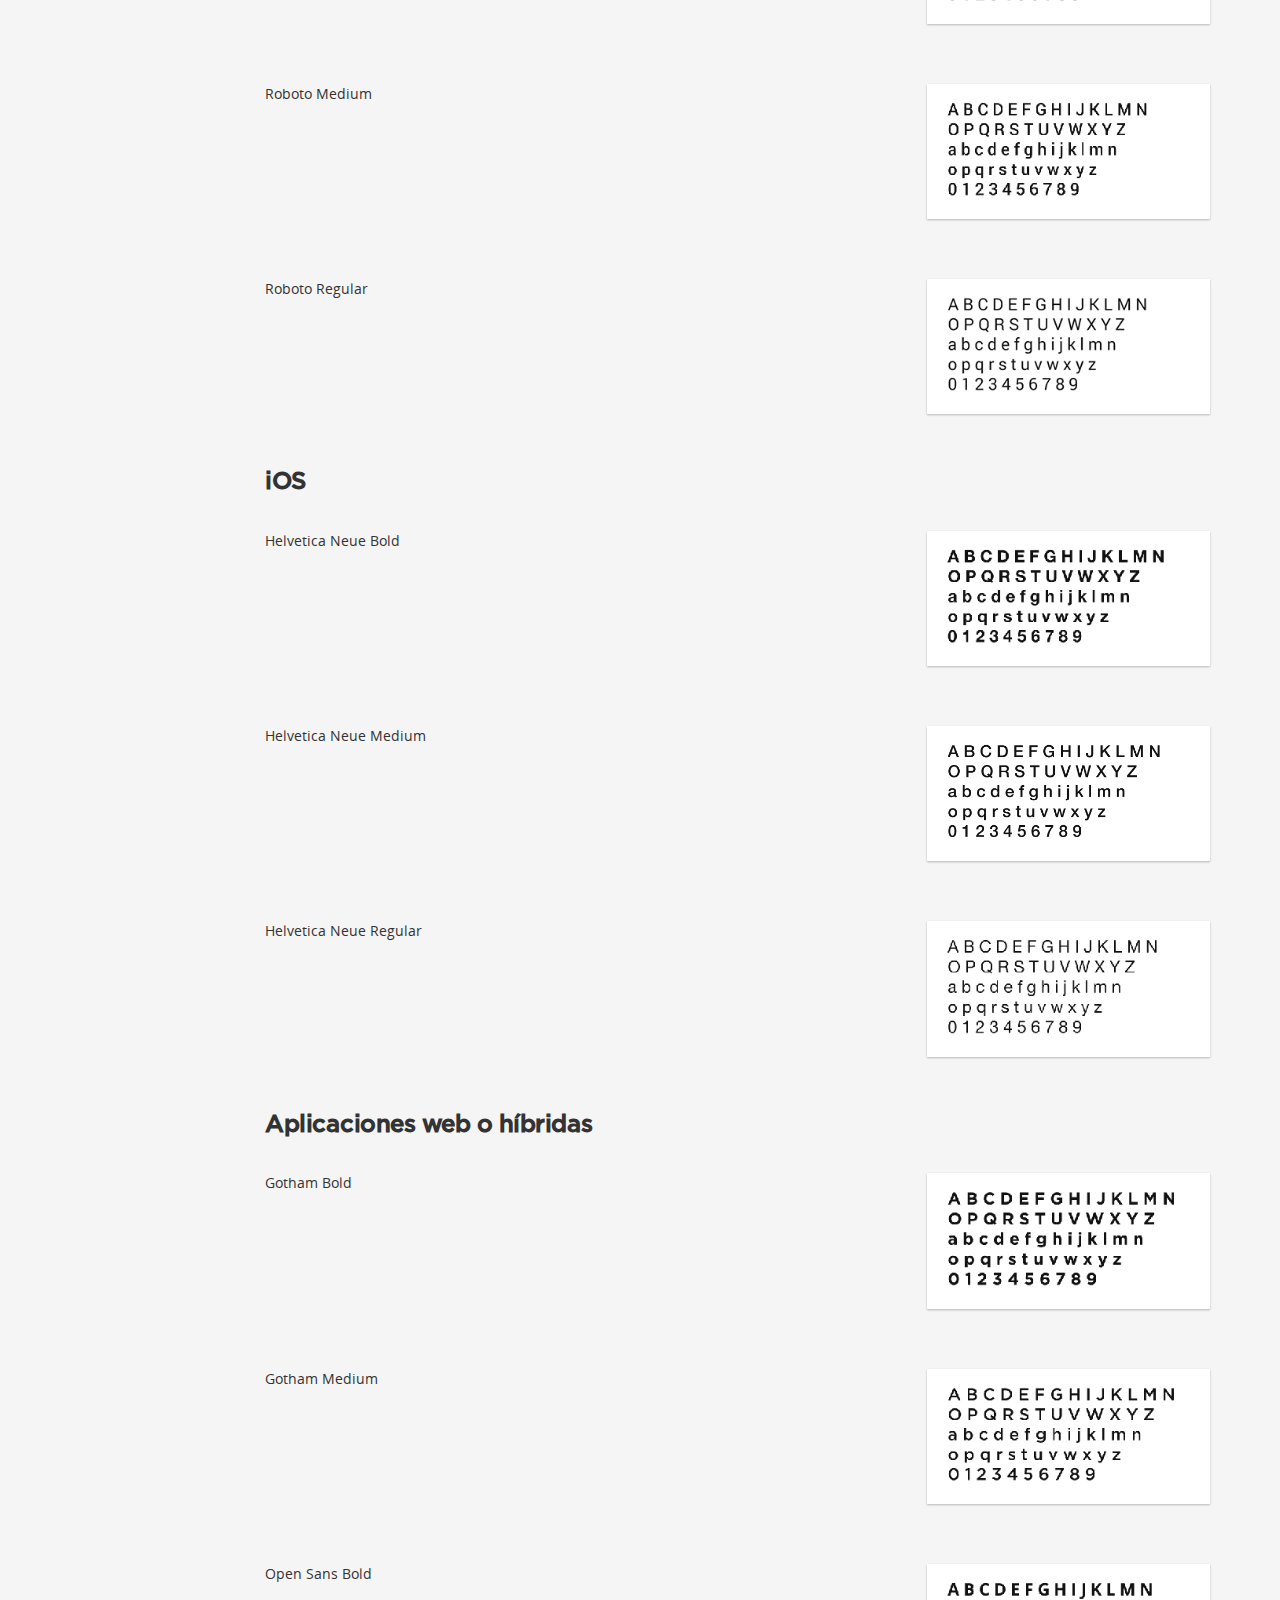
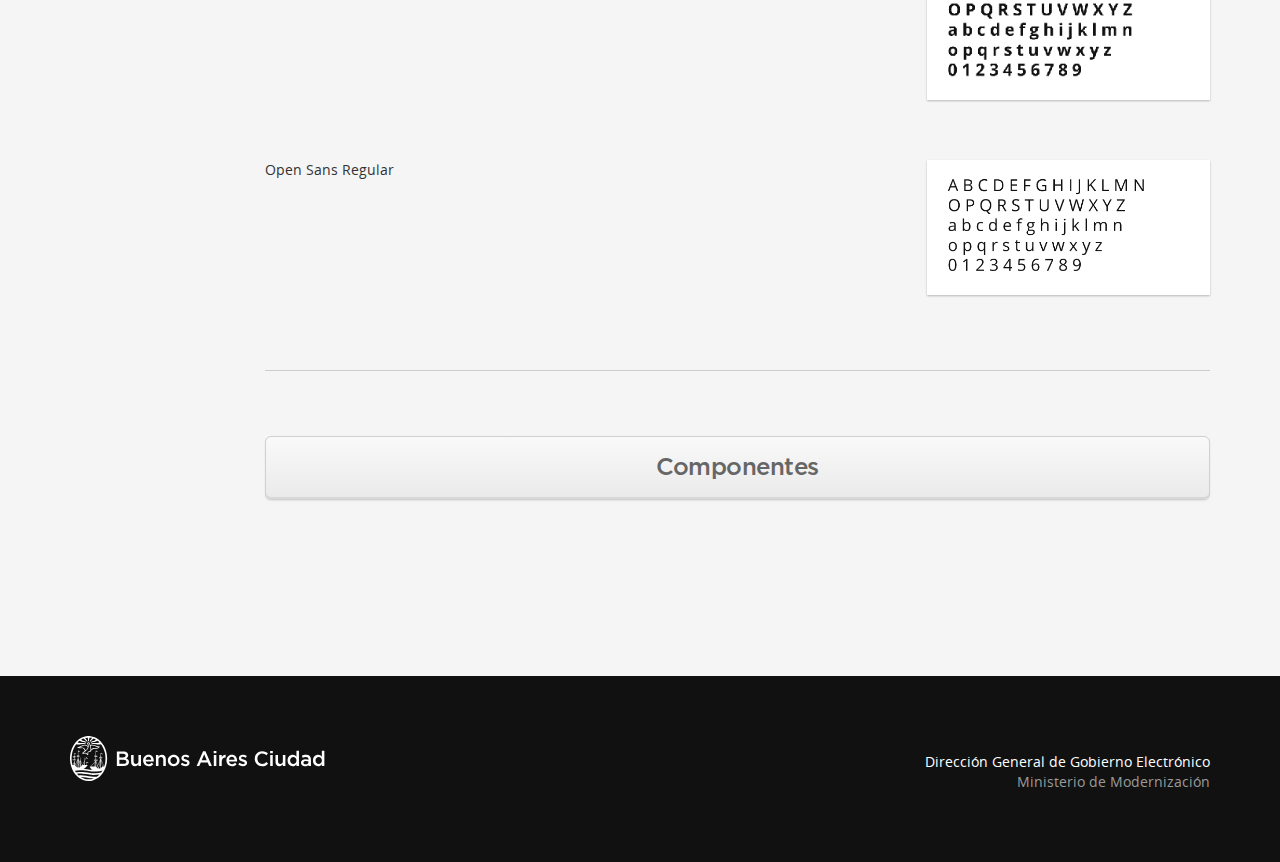
<file: estilos.html>
﻿<!DOCTYPE html>
<!--[if lt IE 7]><html lang="es" class="lt-ie10 lt-ie9 lt-ie8 lt-ie7"><![endif]-->
<!--[if IE 7]><html lang="es" class="lt-ie10 lt-ie9 lt-ie8"><![endif]-->
<!--[if IE 8]><html lang="es" class="lt-ie10 lt-ie9"> <![endif]-->
<!--[if IE 9]><html lang="es" class="lt-ie10"> <![endif]-->
<!--[if gt IE 9]><!--> <html lang="es"> <!--<![endif]-->
<head>
  <meta charset="utf-8">
  <meta http-equiv="X-UA-Compatible" content="IE=edge">
  <meta name="viewport" content="width=device-width, initial-scale=1">
  <meta name="description" content="Guías y herramientas para diseñar aplicaciones móviles del Gobierno de la Ciudad de Buenos Aires.">
  <meta name="author" content="Gobierno de la Ciudad de Buenos Aires">
  <title>Estilos > Aplicaciones Móviles GCBA</title>
  <link rel="shortcut icon" href="bastrap3/favicon.ico">
  <link rel="apple-touch-icon-precomposed" href="bastrap3/favicon-mobile.png">
  <link rel="stylesheet" href="bastrap3/bootstrap.min.css">
  <link rel="stylesheet" href="bastrap3/bastrap.css">
  <link rel="stylesheet" href="docs/docs.css">
  <!--[if lt IE 9]>
    <script src="https://oss.maxcdn.com/html5shiv/3.7.2/html5shiv.min.js"></script>
    <script src="https://oss.maxcdn.com/respond/1.4.2/respond.min.js"></script>
  <![endif]-->

<script src="bastrap3/jquery.min.js"></script>
<script src="bastrap3/bootstrap.min.js"></script>
<script src="docs/docs.js"></script>
  
</head>

<body role="document" data-spy="scroll" data-target="#affix-nav" class="bg-white-1">

<a id="colores" class="anchor anchor-first"></a>

<header class="navbar navbar-primary navbar-top">
  <div class="container">
    <div class="row">
      <div class="col-md-6 col-sm-6">
        <a class="navbar-brand bac-header" href="index.html"></a>
      </div>
      <div class="col-md-6 col-sm-6">
        <h5 class="sub-brand">En todo estás vos</h5>
      </div>
    </div>
  </div>
</header>

<div class="jumbotron jumbotron-small jumbotron-misc jumbotron-main">

  <nav class="navbar navbar-default" role="navigation">
    <div class="container">
      <div class="row">
        <div class="navbar-header">
          <button type="button" class="navbar-toggle" data-toggle="collapse" data-target="#main-nav">
            <span class="sr-only">Cambiar navegación</span>
            <span class="icon-bar"></span>
            <span class="icon-bar"></span>
            <span class="icon-bar"></span>
          </button>
          <a class="navbar-brand" href="index.html">Aplicaciones Móviles</a>
        </div>
        <div class="collapse navbar-collapse" id="main-nav">
          <ul class="nav navbar-nav navbar-right">
            <li class="active"><a href="estilos.html">Estilos</a></li>
            <li><a href="componentes.html">Componentes</a></li>
            <li><a href="patrones.html">Patrones</a></li>
            <li><a href="interaccion.html">Interacción</a></li>
            <li><a href="descargas.html">Descargas</a></li>
          </ul>
        </div>
      </div>
    </div>
  </nav>

  <div class="container">
    <div class="row">
      <div class="col-md-12">
        <h1>Estilos</h1>
        <p class="lead">Uso de identidad visual.</p>
      </div>
    </div>
  </div>
</div>

<main class="main-container" role="main">
<div class="container">
<div class="row">

<nav class="sidebar col-md-2" role="sidebar">
  <ul class="nav sidenav affix-top" id="affix-nav" data-spy="affix" data-offset-top="286">
      <li><h4><a href="#colores">Estilo</a></h4>
        <ul class="nav">
          <li><a href="#colores">Colores</a></li>
          <li><a href="#iconos">Íconos</a></li>
          <li><a href="#imagenes">Imágenes</a></li>
          <li><a href="#tipografia">Tipografía</a></li>
        </ul>
      </li>
  </ul>
</nav>

<div class="col-md-10" role="main">

<!-- Colores -->

<div class="panel-docs docs-colores">
  <h2 class="h1">Colores</h2>
  <p class="lead">Sirven para respetar la identidad visual y proveer significado contextual.</p>
  <div>
    <p>Elementos primarios</p>
    <span class="bg-primary-lt" style="color:#8c6e1c;">#ffd300<br />Fondo</span>
    <span class="bg-black-1">#111<br />Texto</span>
    <span style="background:#8c6e1c;">#8c6e1c<br />Texto inactivo</span>
  </div>
  <div>
    <p>Funciones primarias</p>
    <span class="bg-success-lt">#9bc12b<br />Avanzar</span>
    <span class="bg-danger-lt">#d13f34<br />Alerta</span>
  </div>
  <div>
    <p>Funciones secundarias</p>
    <span class="bg-blue-lt">#4265bc<br />Avanzar</span>
    <span class="bg-warning-lt">#ff9624<br />Alerta</span>
  </div>
  <div>
    <p>Colores sin contexto que complementan la paleta</p>
    <span class="bg-info-lt">#3cb5b1</span>
    <span class="bg-violet-lt">#9c43a3</span>
    <span class="bg-pink-lt">#c64b7d</span>
  </div>
  <div>
    <p>Grises</p>
    <span class="bg-gray-2">#888<br />Elementos secundarios</span>
    <span class="bg-gray-3">#aaa<br />Elementos terciarios</span>
    <span class="bg-gray-4">#ccc<br />Líneas divisorias</span>
    <span class="bg-white-2" style="color:#777;">#e5e5e5<br />Botones estándar</span>
    <span class="bg-white-1" style="color:#777;">#f5f5f5<br />Fondo general</span>
  </div>
</div>

<!-- Íconos -->

<div class="panel-docs">
<a id="iconos" class="anchor"></a>
  <h2 class="h1">Íconos</h2>
  <p class="lead">Sirven para respetar identidad visual e identificar funciones.</p>
  <div>
    <p>Dispositivos y tiendas online</p>
    <img src="img/icon-app.png" />
  </div>
  <div>
    <p>Dentro de la aplicación</p>
    <img src="img/icon-system.png" />
  </div>
  <div>
    <p>Pantallas de alerta</p>
    <img src="img/icon-alert.png" />
  </div>
</div>

<!-- Imágenes -->

<div class="panel-docs">
<a id="imagenes" class="anchor"></a>
  <h2 class="h1">Imágenes</h2>
  <p class="lead">Sirven para dar contexto detallado de una entrada. Debe haber foco en el objeto y desenfoque en el fondo.</p>
  <div>
    <p>Imagen con superposición negra. Brinda contexto parcial.</p>
    <img src="img/apps_a3.png" />
  </div>
  <div>
    <p>Miniaturas de productos con gradiente para protección de texto.</p>
    <img src="img/apps_j2.png" />
  </div>
  <div>
    <p>Detalle de producto, establecimiento, evento, etc.</p>
    <img src="img/apps_h3.png" />
  </div>
</div>

<!-- Tipografía -->

<div class="panel-docs">
<a id="tipografia" class="anchor"></a>
  <h2 class="h1">Tipografía</h2>
  <p class="lead">Para aplicaciones nativas se debe usar la tipografía de cada sistema operativo. Para aplicaciones web o híbridas se puede usar la tipografía de GCBA.</p>
  <h3>Android</h3>
  <div>
    <p>Roboto Bold</p>
    <img src="img/font-b1.png" />
  </div>
  <div>
    <p>Roboto Medium</p>
    <img src="img/font-b2.png" />
  </div>
  <div>
    <p>Roboto Regular</p>
    <img src="img/font-b3.png" />
  </div>

  <h3>iOS</h3>
  <div>
    <p>Helvetica Neue Bold</p>
    <img src="img/font-c1.png" />
  </div>
  <div>
    <p>Helvetica Neue Medium</p>
    <img src="img/font-c2.png" />
  </div>
  <div>
    <p>Helvetica Neue Regular</p>
    <img src="img/font-c3.png" />
  </div>

  <h3>Aplicaciones web o híbridas</h3>
  <div>
    <p>Gotham Bold</p>
    <img src="img/font-a1.png" />
  </div>
  <div>
    <p>Gotham Medium</p>
    <img src="img/font-a2.png" />
  </div>
  <div>
    <p>Open Sans Bold</p>
    <img src="img/font-a3.png" />
  </div>
  <div>
    <p>Open Sans Regular</p>
    <img src="img/font-a4.png" />
  </div>
</div>

<!-- Next -->

<div class="panel-docs">
  <a class="btn btn-default btn-xl btn-block" href="componentes.html">Componentes</a>
</div>

</div> <!-- /container -->
</div>
</div>

</main>

<footer>
  <div class="footer">
    <div class="container">
      <div class="row">
        <div class="col-md-6 col-sm-6">
          <a class="navbar-brand bac-footer" href="http://www.buenosaires.gob.ar" target="_blank"></a>
        </div>
        <div class="col-md-6 col-sm-6">
          <div class="sub-brand">
            <p>Dirección General de Gobierno Electrónico<br />
            <span class="text-muted">Ministerio de Modernización</span></p>
          </div>
        </div>
      </div>
    </div>
  </div>
</footer>

</body>
</html>
</file>
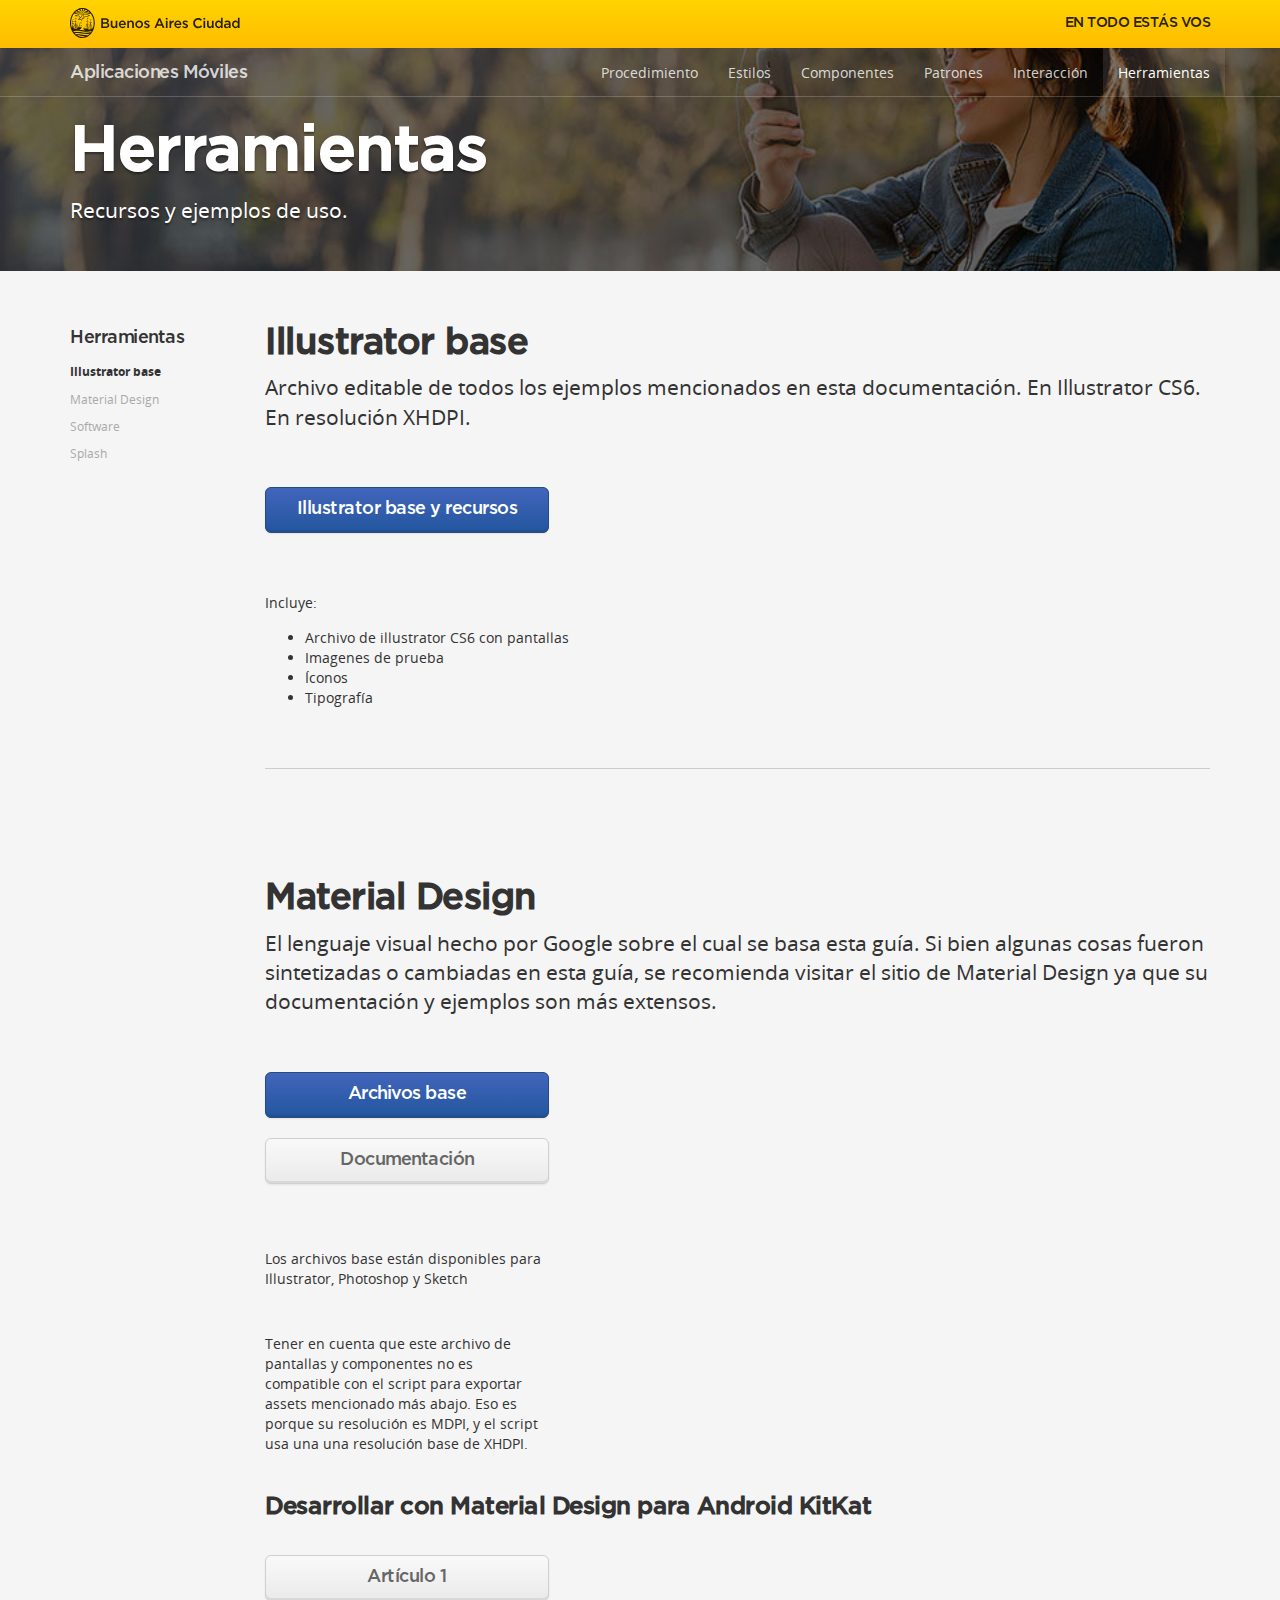
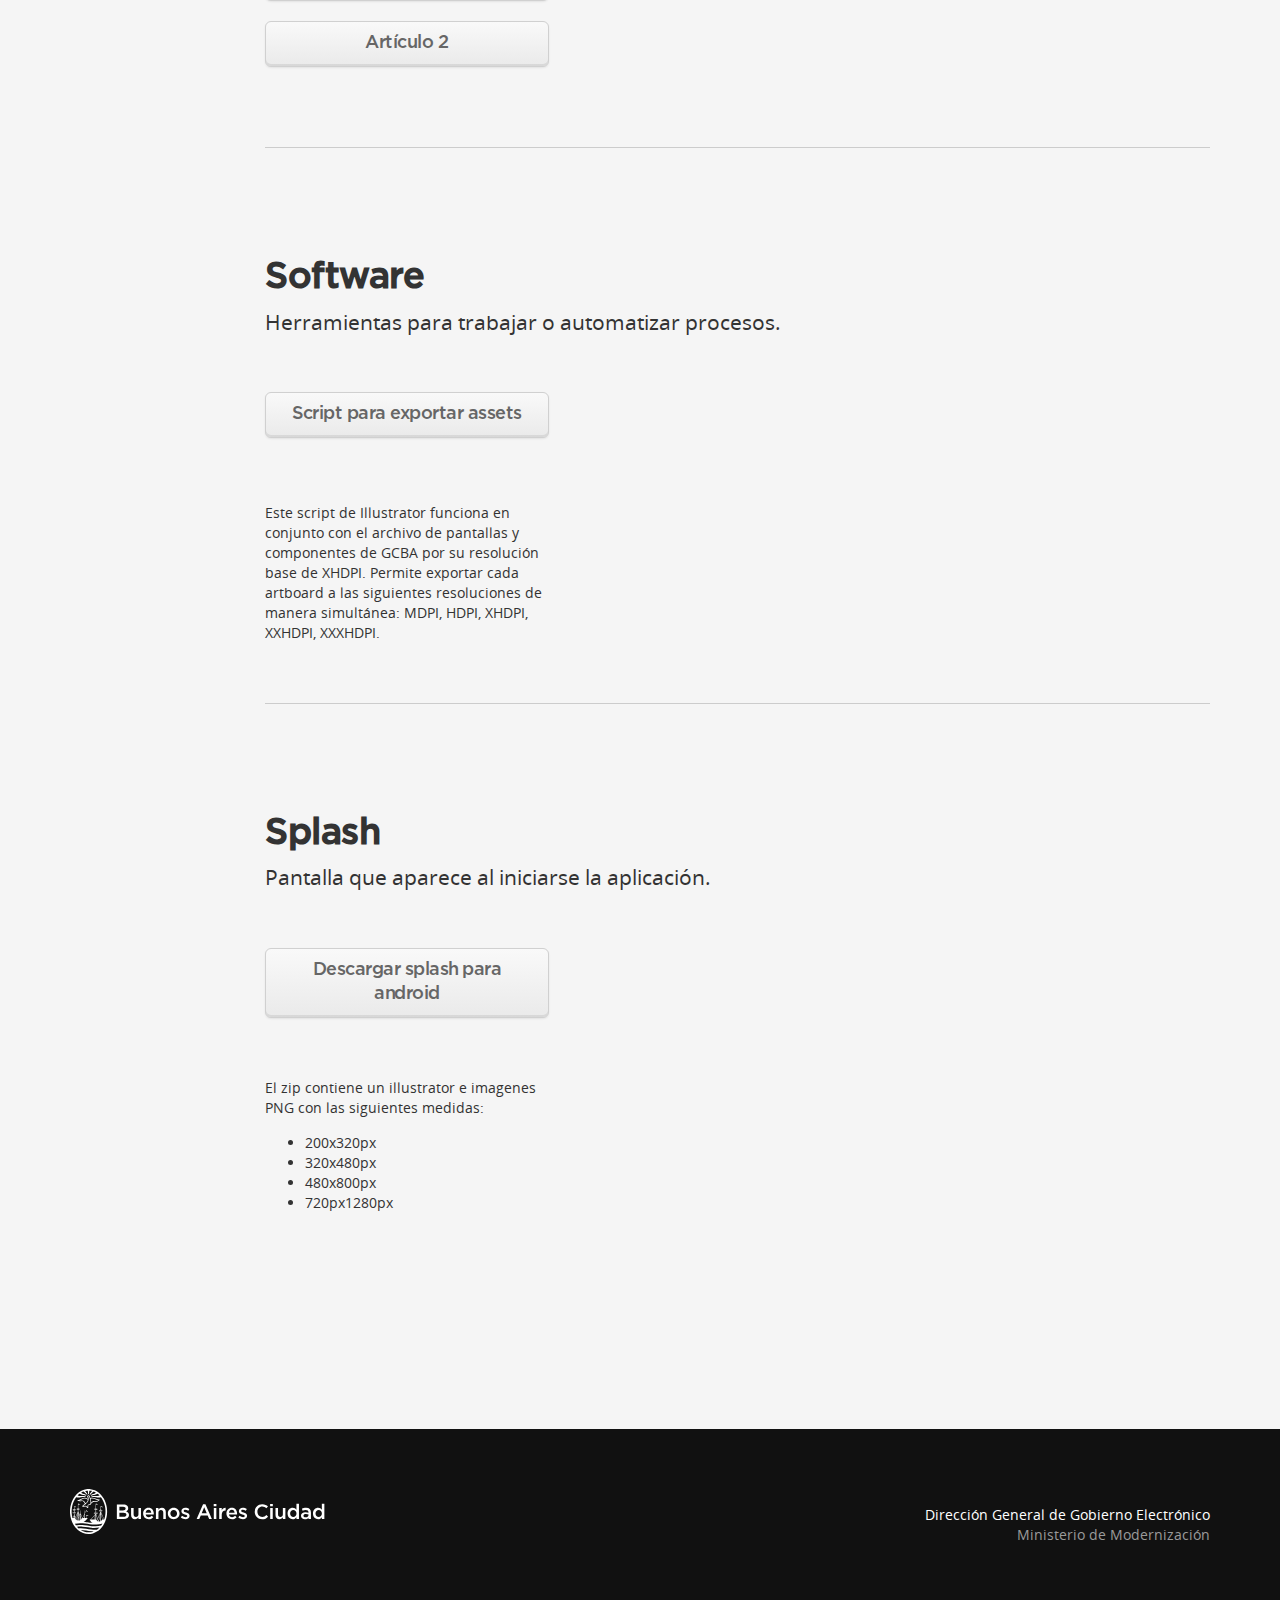
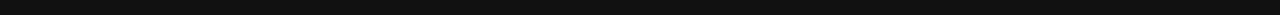
<file: herramientas.html>
﻿<!DOCTYPE html>
<!--[if lt IE 7]><html lang="es" class="lt-ie10 lt-ie9 lt-ie8 lt-ie7"><![endif]-->
<!--[if IE 7]><html lang="es" class="lt-ie10 lt-ie9 lt-ie8"><![endif]-->
<!--[if IE 8]><html lang="es" class="lt-ie10 lt-ie9"> <![endif]-->
<!--[if IE 9]><html lang="es" class="lt-ie10"> <![endif]-->
<!--[if gt IE 9]><!--> <html lang="es"> <!--<![endif]-->
<head>
  <meta charset="utf-8">
  <meta http-equiv="X-UA-Compatible" content="IE=edge">
  <meta name="viewport" content="width=device-width, initial-scale=1">
  <meta name="description" content="Guías y herramientas para diseñar aplicaciones móviles del Gobierno de la Ciudad de Buenos Aires.">
  <meta name="author" content="Gobierno de la Ciudad de Buenos Aires">
  <title>Herramientas > Aplicaciones Móviles GCBA</title>
  <link rel="shortcut icon" href="bastrap3/favicon.ico">
  <link rel="apple-touch-icon-precomposed" href="bastrap3/favicon-mobile.png">
  <link rel="stylesheet" href="bastrap3/bootstrap.min.css">
  <link rel="stylesheet" href="bastrap3/bastrap.css">
  <link rel="stylesheet" href="docs/docs.css">
  <!--[if lt IE 9]>
    <script src="https://oss.maxcdn.com/html5shiv/3.7.2/html5shiv.min.js"></script>
    <script src="https://oss.maxcdn.com/respond/1.4.2/respond.min.js"></script>
  <![endif]-->
</head>

<body role="document" data-spy="scroll" data-target="#affix-nav" class="bg-white-1">

<a id="illustrator" class="anchor anchor-first"></a>

<header class="navbar navbar-primary navbar-top">
  <div class="container">
    <div class="row">
      <div class="col-md-6 col-sm-6">
        <a class="navbar-brand bac-header" href="index.html"></a>
      </div>
      <div class="col-md-6 col-sm-6">
        <h5 class="sub-brand">En todo estás vos</h5>
      </div>
    </div>
  </div>
</header>

<div class="jumbotron jumbotron-small jumbotron-misc jumbotron-main">

  <nav class="navbar navbar-default" role="navigation">
    <div class="container">
      <div class="row">
        <div class="navbar-header">
          <button type="button" class="navbar-toggle" data-toggle="collapse" data-target="#main-nav">
            <span class="sr-only">Cambiar navegación</span>
            <span class="icon-bar"></span>
            <span class="icon-bar"></span>
            <span class="icon-bar"></span>
          </button>
          <a class="navbar-brand" href="index.html">Aplicaciones Móviles</a>
        </div>
        <div class="collapse navbar-collapse" id="main-nav">
          <ul class="nav navbar-nav navbar-right">
            <li><a href="procedimiento.html">Procedimiento</a></li>
            <li><a href="estilos.html">Estilos</a></li>
            <li><a href="componentes.html">Componentes</a></li>
            <li><a href="patrones.html">Patrones</a></li>
            <li><a href="interaccion.html">Interacción</a></li>
            <li class="active"><a href="herramientas.html">Herramientas</a></li>
          </ul>
        </div>
      </div>
    </div>
  </nav>

  <div class="container">
    <div class="row">
      <div class="col-md-12">
        <h1>Herramientas</h1>
        <p class="lead">Recursos y ejemplos de uso.</p>
      </div>
    </div>
  </div>
</div>

<main class="main-container" role="main">
<div class="container">
<div class="row">

<nav class="sidebar col-md-2" role="sidebar">
  <ul class="nav sidenav affix-top" id="affix-nav" data-spy="affix" data-offset-top="286">
      <li><h4><a href="#illustrator">Herramientas</a></h4>
        <ul class="nav">
          <!-- <li><a href="#iconos">Íconos</a></li> -->
          <li><a href="#illustrator">Illustrator base</a></li>
          <li><a href="#material">Material Design</a></li>
          <li><a href="#software">Software</a></li>
          <li><a href="#splash">Splash</a></li>
          <!-- <li><a href="#tipografia">Tipografía</a></li> -->
        </ul>
      </li>
  </ul>
</nav>

<div class="col-md-10" role="main">

<!-- Íconos -->

<!-- <div class="panel-docs">
<a id="iconos" class="anchor"></a>
  <h2 class="h1">Íconos</h2>
  <p class="lead">Pictogramas para uso dentro de la aplicación y en tiendas online. En Illustrator CS6.</p>
  <div>
    <p>
      <a class="btn btn-blue btn-lg" href="files/iconos.ai" target="_blank">Íconos</a><br />
    </p>
  </div>
</div> -->

<!-- Pantallas y componentes -->

<div class="panel-docs">
<!-- <a id="illustrator" class="anchor"></a> -->
  <h2 class="h1">Illustrator base</h2>
  <p class="lead">Archivo editable de todos los ejemplos mencionados en esta documentación. En Illustrator CS6. En resolución XHDPI.</p>
  <div>
    <p>
      <a class="btn btn-blue btn-lg" href="apmov_base.zip" target="_blank">Illustrator base y recursos</a><br />
    </p>
  </div>
  <p>Incluye:</p>
  <div>
    <ul>
      <li>Archivo de illustrator CS6 con pantallas</li>
      <li>Imagenes de prueba</li>
      <li>Íconos</li>
      <li>Tipografía</li>
    </ul>
  </div>
</div>

<!-- Material Design -->

<div class="panel-docs">
<a id="material" class="anchor"></a>
  <h2 class="h1">Material Design</h2>
  <p class="lead">El lenguaje visual hecho por Google sobre el cual se basa esta guía. Si bien algunas cosas fueron sintetizadas o cambiadas en esta guía, se recomienda visitar el sitio de Material Design ya que su documentación y ejemplos son más extensos.</p>
  <div>
    <p>
      <a class="btn btn-blue btn-lg" href="http://www.google.com/design/spec/resources/sticker-sheets-icons.html" target="_blank">Archivos base</a><br />
      <a class="btn btn-default btn-lg" href="http://www.google.com/design/spec/material-design/introduction.html" target="_blank">Documentación</a><br />
    </p>
  </div>
  <div>
    <p>Los archivos base están disponibles para Illustrator, Photoshop y Sketch</p>
  </div>
  <div>
    <p>Tener en cuenta que este archivo de pantallas y componentes no es compatible con el script para exportar assets mencionado más abajo. Eso es porque su resolución es MDPI, y el script usa una una resolución base de XHDPI.</p>
  </div>
  <h3>Desarrollar con Material Design para Android KitKat</h3>
  <div>
    <p>
      <a class="btn btn-default btn-lg" href="http://antonioleiva.com/material-design-everywhere/" target="_blank">Artículo 1</a><br />
      <a class="btn btn-default btn-lg" href="http://antonioleiva.com/materialize-app/" target="_blank">Artículo 2</a><br />
    </p>
  </div>
</div>

<!-- Software -->

<div class="panel-docs">
<a id="software" class="anchor"></a>
  <h2 class="h1">Software</h2>
  <p class="lead">Herramientas para trabajar o automatizar procesos.</p>
  <div>
    <p>
      <a class="btn btn-default btn-lg" href="https://github.com/austynmahoney/mobile-export-scripts-illustrator" target="_blank">Script para exportar assets</a><br />
    </p>
  </div>
  <div>
    <p>Este script de Illustrator funciona en conjunto con el archivo de pantallas y componentes de GCBA por su resolución base de XHDPI. Permite exportar cada artboard a las siguientes resoluciones de manera simultánea: MDPI, HDPI, XHDPI, XXHDPI, XXXHDPI.</p>
  </div>
</div>

<!-- Splash -->

<div class="panel-docs">
<a id="splash" class="anchor"></a>
  <h2 class="h1">Splash</h2>
  <p class="lead">Pantalla que aparece al iniciarse la aplicación.</p>
  <div>
    <p>
      <a class="btn btn-default btn-lg" href="/files/splash-android.zip">Descargar splash para android</a><br />
    </p>
  </div>
  <p>El zip contiene un illustrator e imagenes PNG con las siguientes medidas:</p>
  <div>
    <ul>
      <li>200x320px</li>
      <li>320x480px</li>
      <li>480x800px</li>
      <li>720px1280px</li>
    </ul>
  </div>
</div>

<!-- Tipografía -->

<!-- <div class="panel-docs">
<a id="tipografia" class="anchor"></a>
  <h2 class="h1">Tipografía</h2>
  <p class="lead">Familias tipográficas para aplicaciones web y nativas.</p>
  <div>
    <p>
      <a class="btn btn-default btn-lg" href="http://material-design.storage.googleapis.com/publish/v_2/material_ext_publish/0B08MbvYZK1iNZGNoWmJqVEhQYTQ/RobotoTTF.zip" target="_blank">Roboto (Android)</a><br />
    </p>
  </div>
</div> -->







</div> <!-- /container -->
</div>
</div>

</main>

<footer>
  <div class="footer">
    <div class="container">
      <div class="row">
        <div class="col-md-6 col-sm-6">
          <a class="navbar-brand bac-footer" href="http://www.buenosaires.gob.ar" target="_blank"></a>
        </div>
        <div class="col-md-6 col-sm-6">
          <div class="sub-brand">
            <p>Dirección General de Gobierno Electrónico<br />
            <span class="text-muted">Ministerio de Modernización</span></p>
          </div>
        </div>
      </div>
    </div>
  </div>
</footer>

<script src="bastrap3/jquery.min.js"></script>
<script src="bastrap3/bootstrap.min.js"></script>
<script src="docs/docs.js"></script>

<script>
  (function(i,s,o,g,r,a,m){i['GoogleAnalyticsObject']=r;i[r]=i[r]||function(){
  (i[r].q=i[r].q||[]).push(arguments)},i[r].l=1*new Date();a=s.createElement(o),
  m=s.getElementsByTagName(o)[0];a.async=1;a.src=g;m.parentNode.insertBefore(a,m)
  })(window,document,'script','//www.google-analytics.com/analytics.js','ga');

  ga('create', 'UA-17784640-34', 'auto');
  ga('send', 'pageview');

</script>

</body>
</html>
</file>
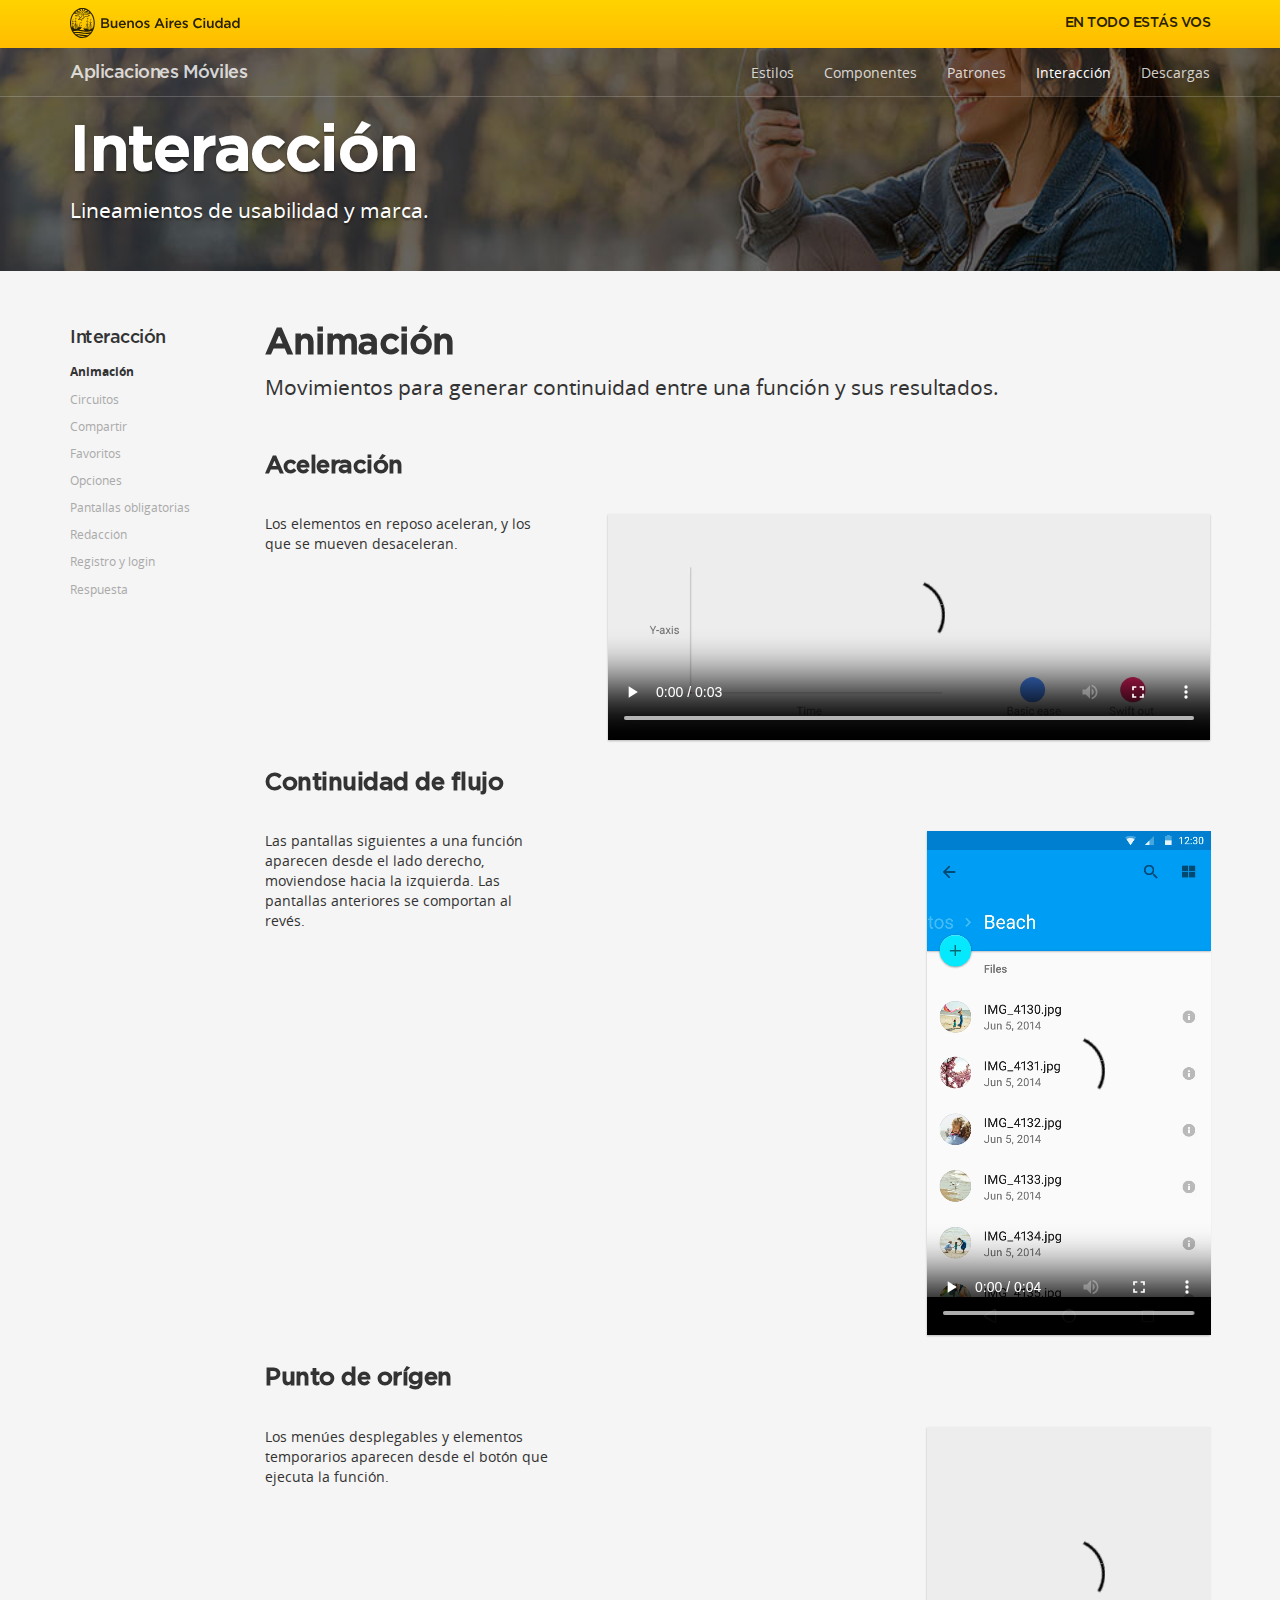
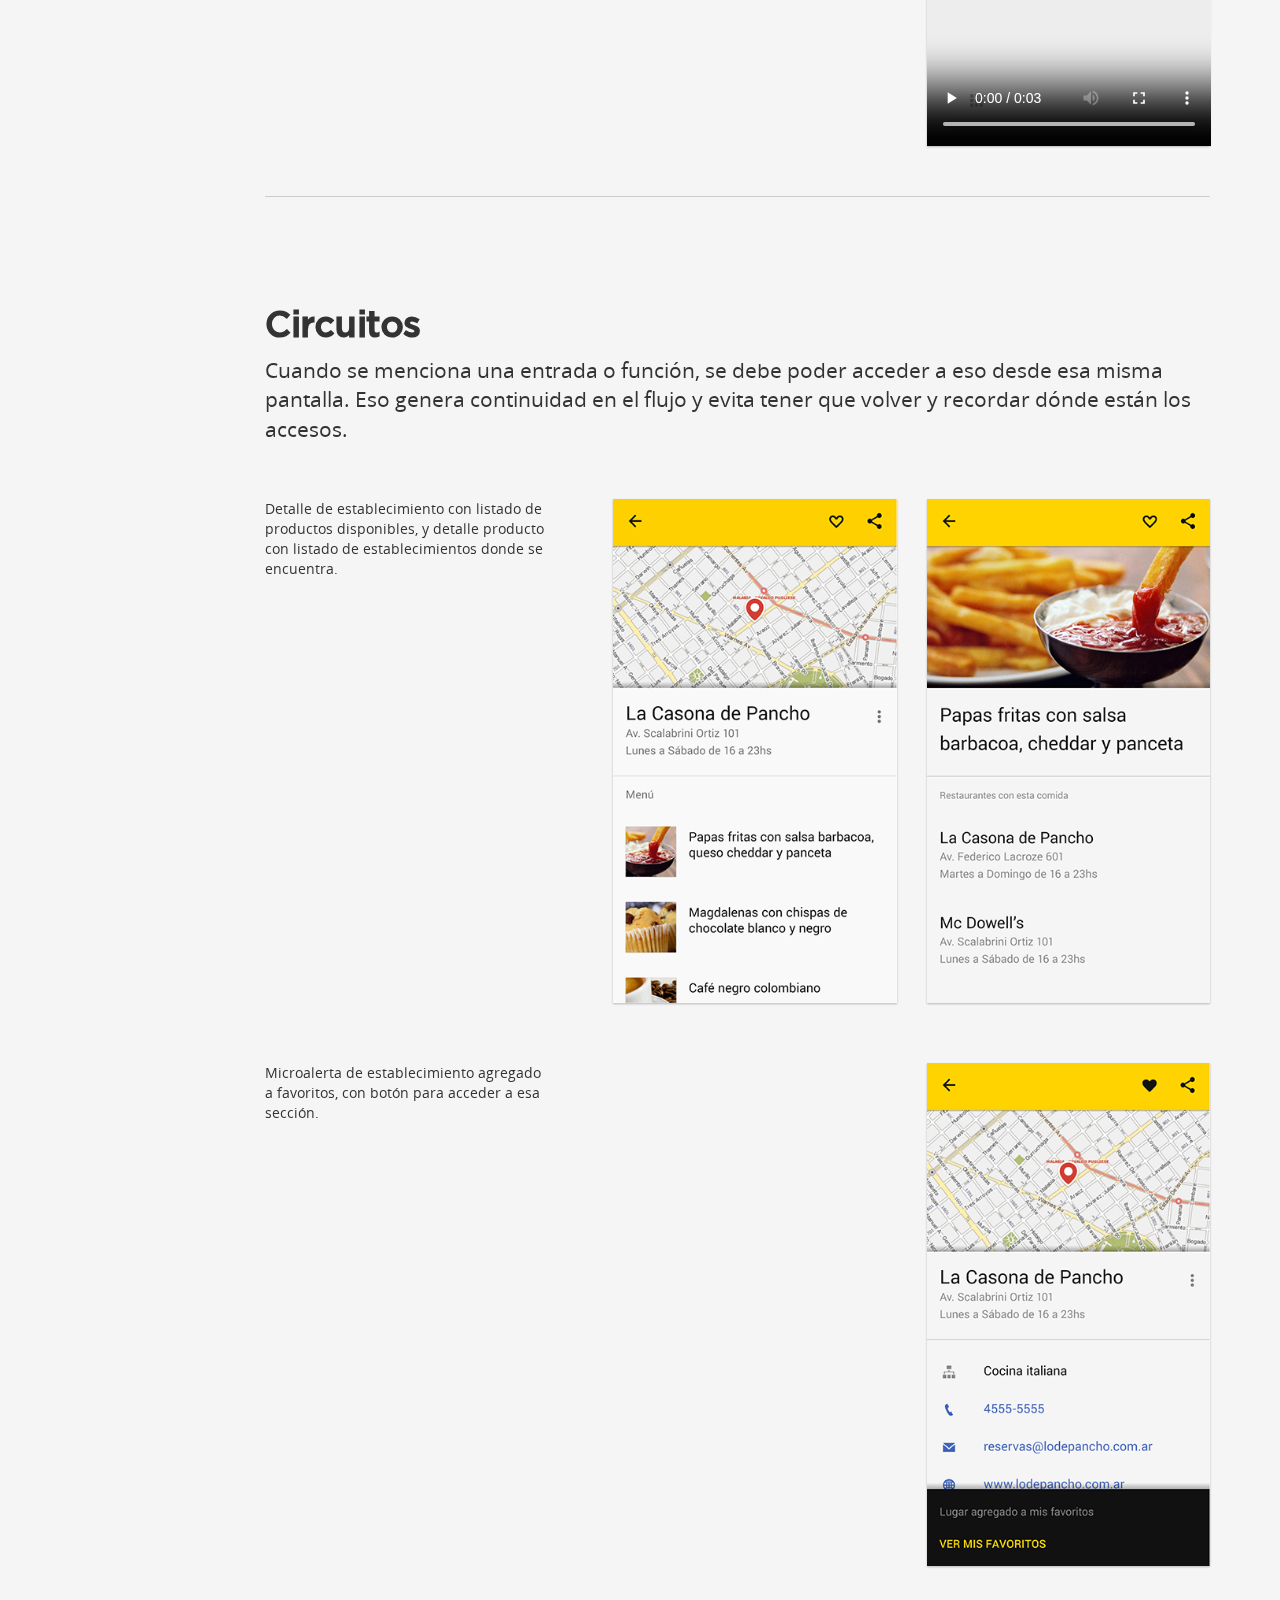
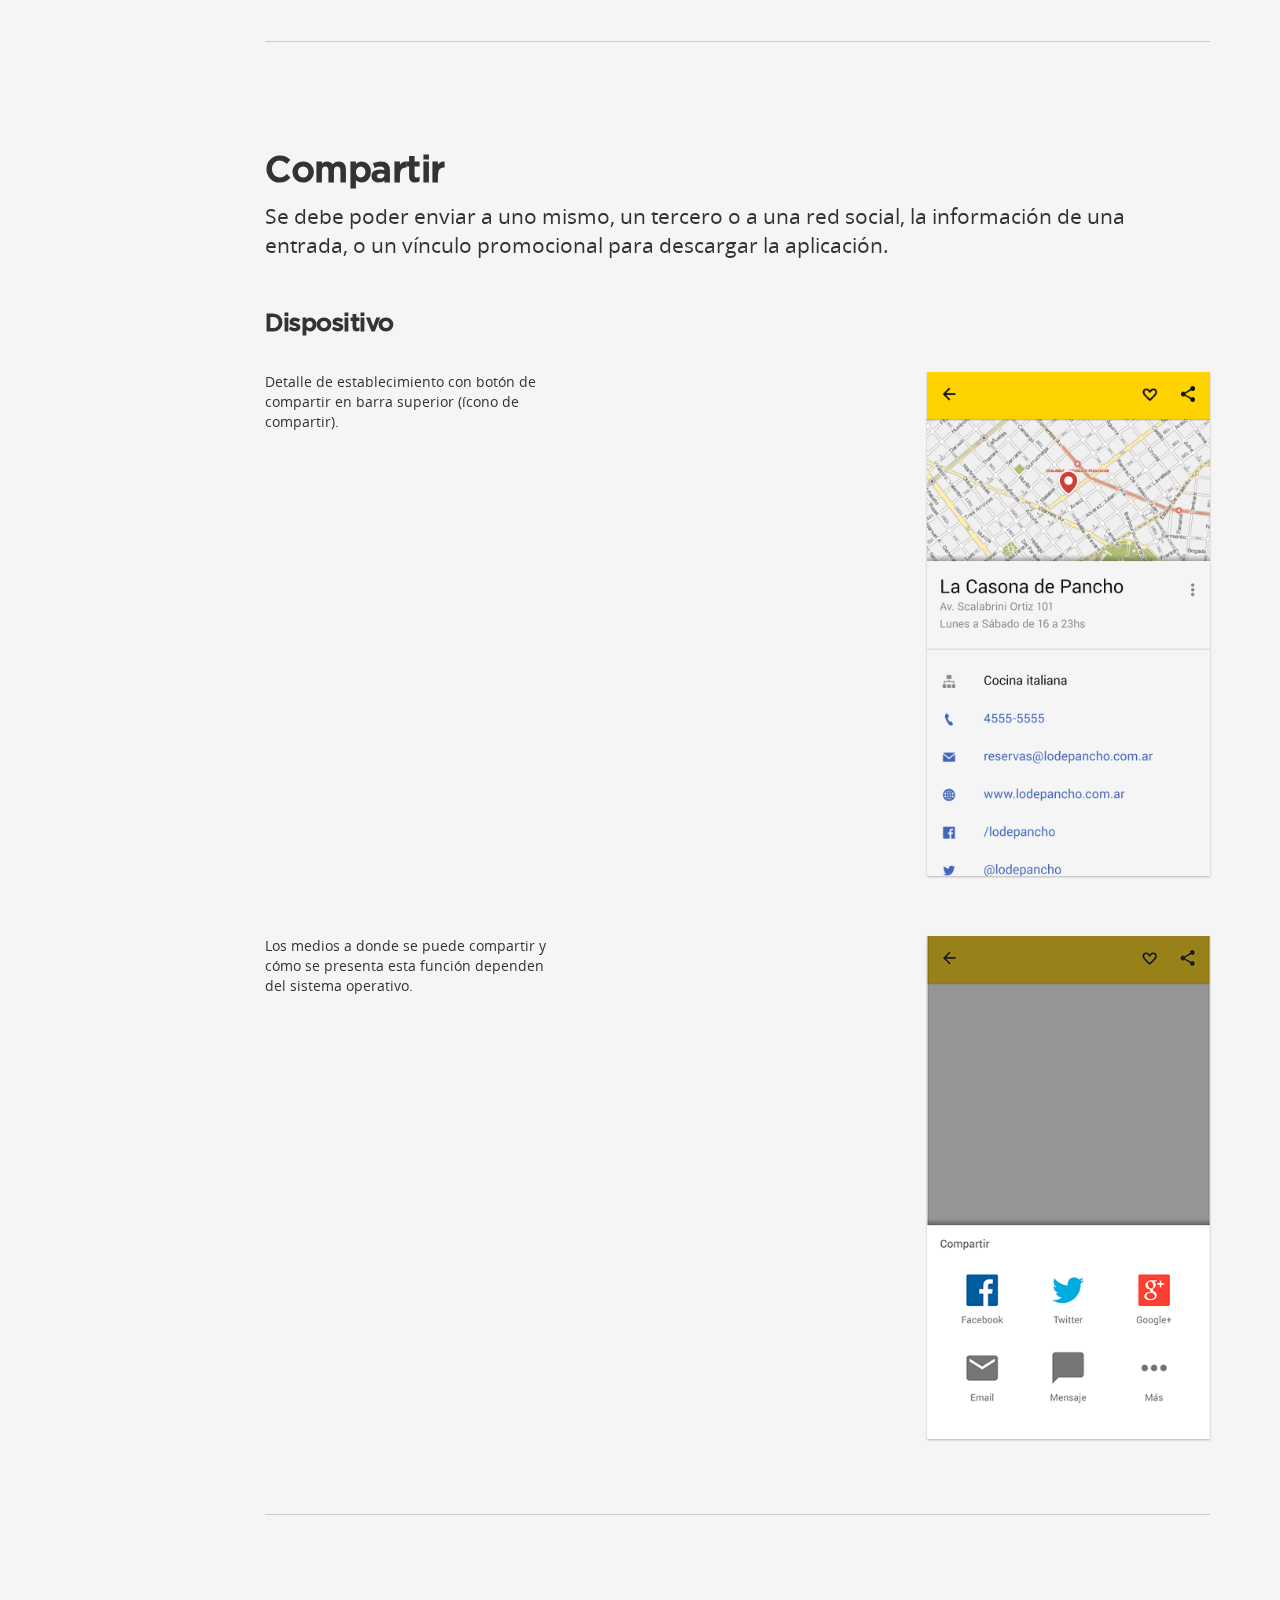
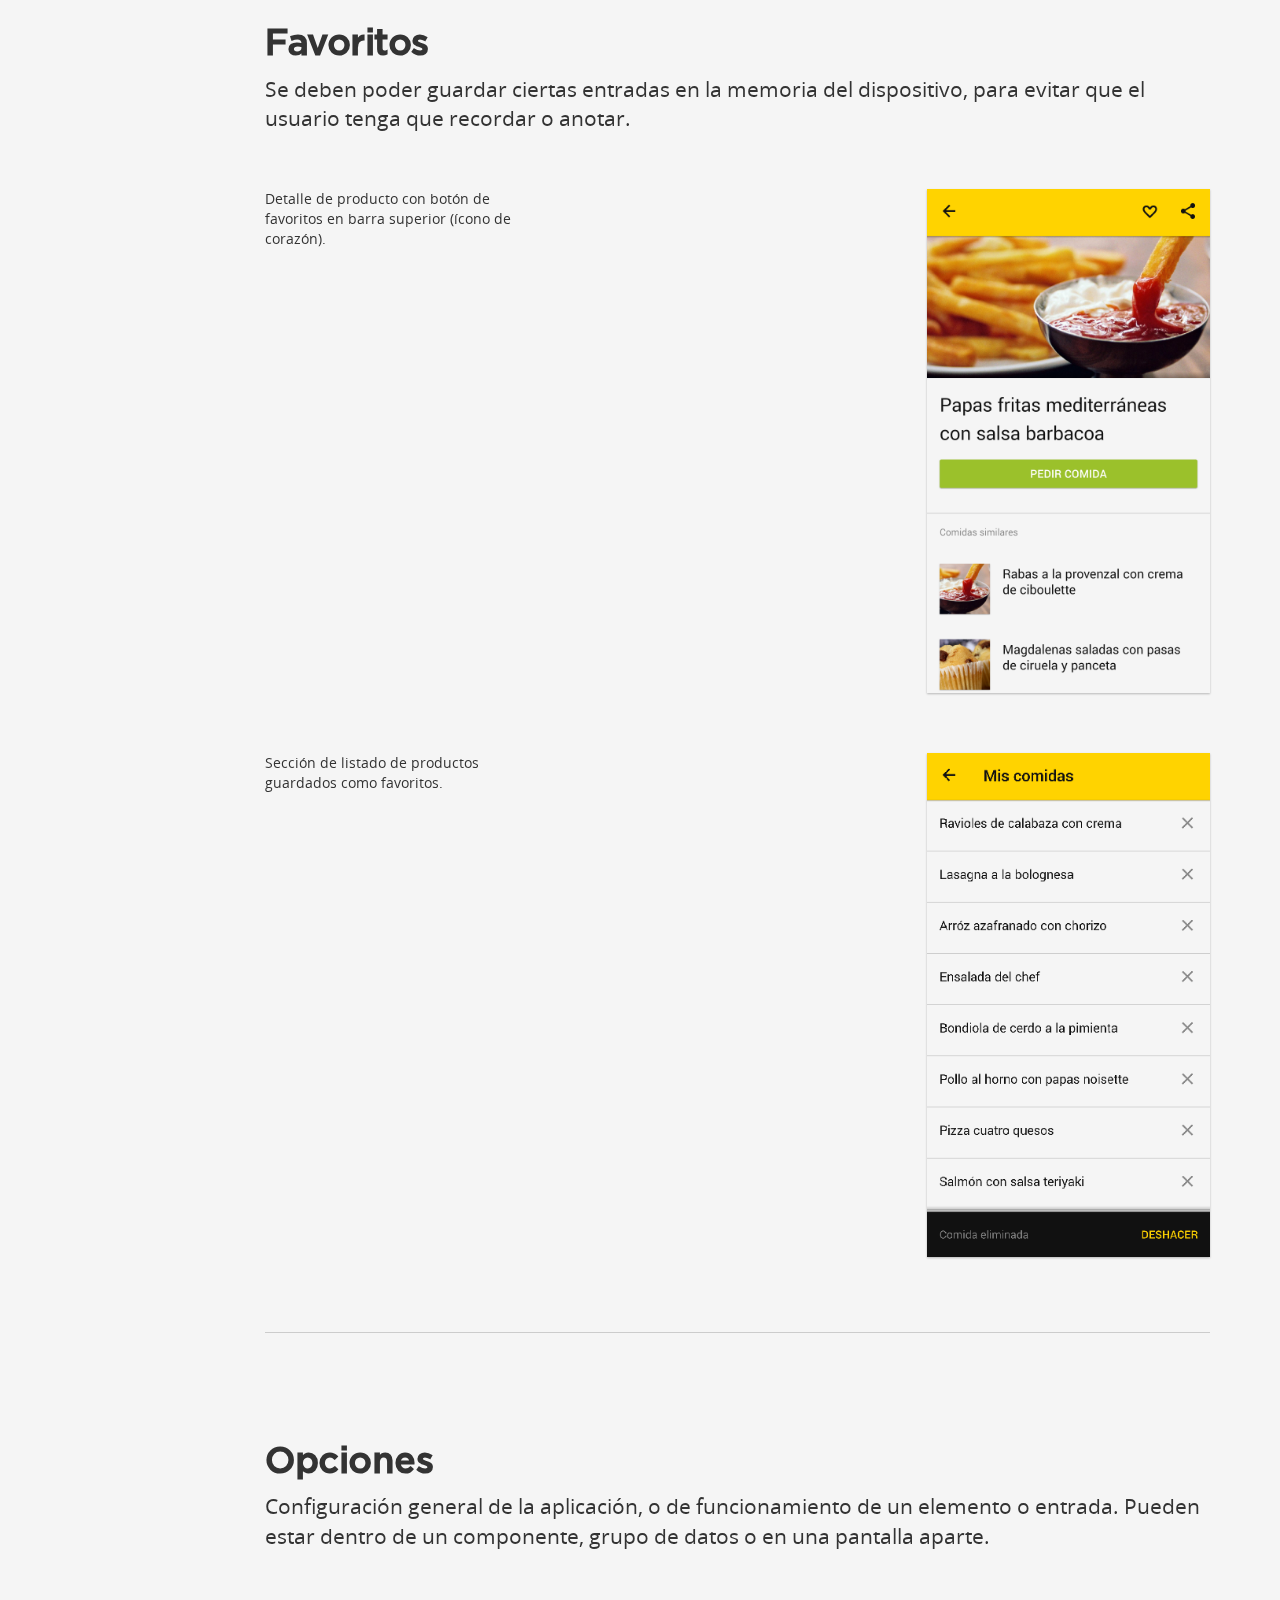
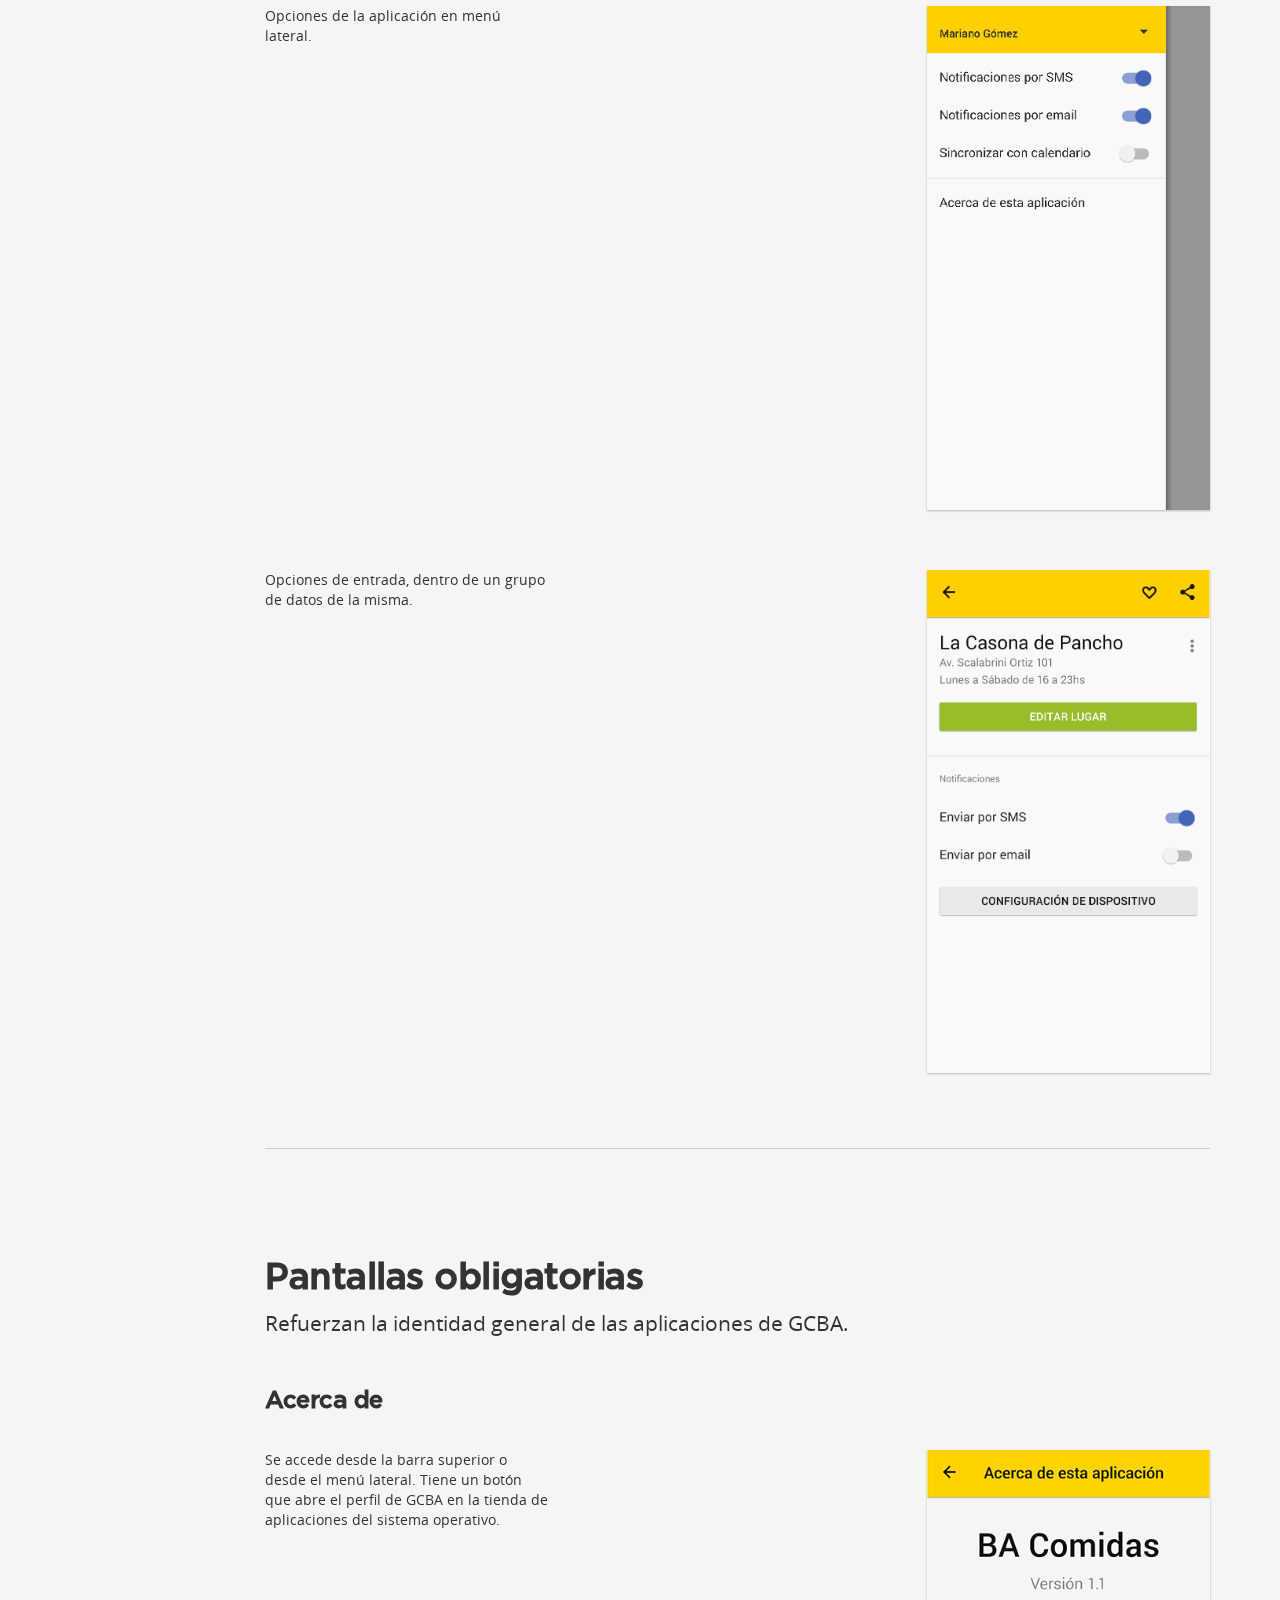
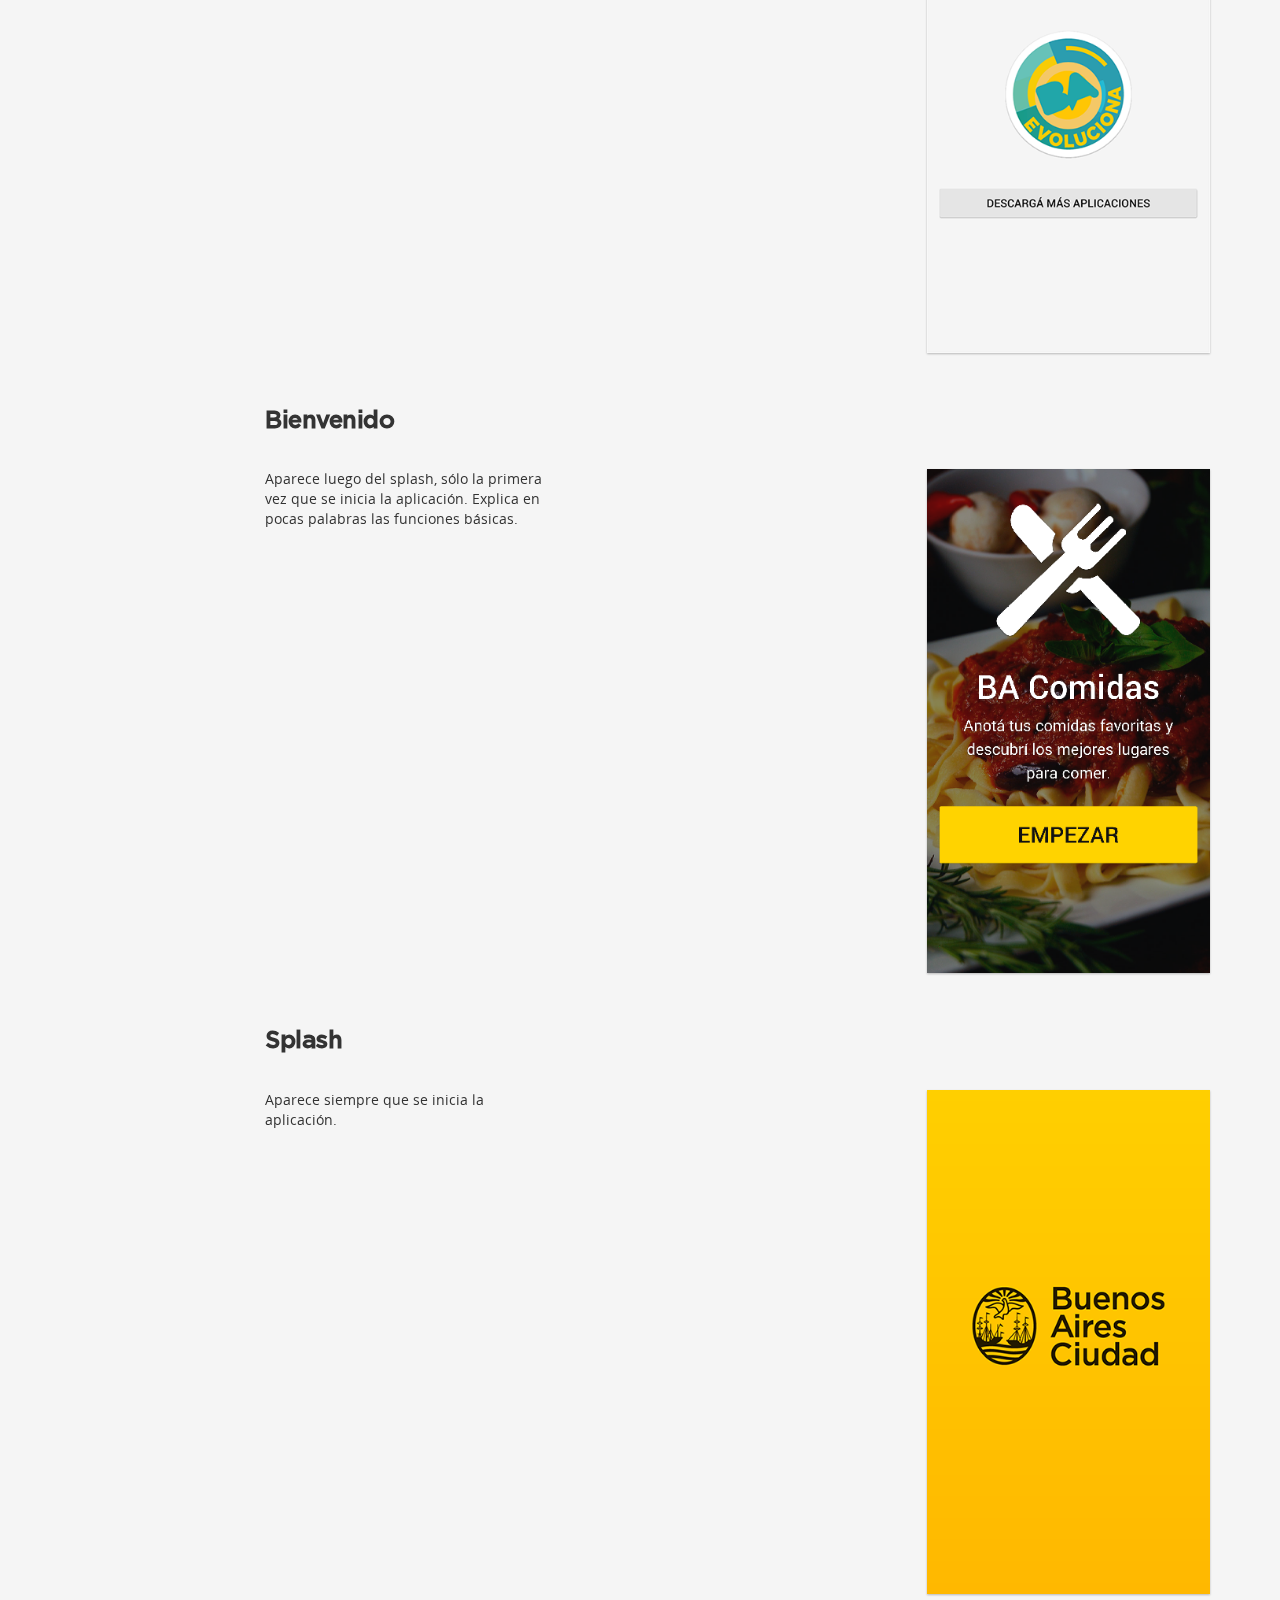
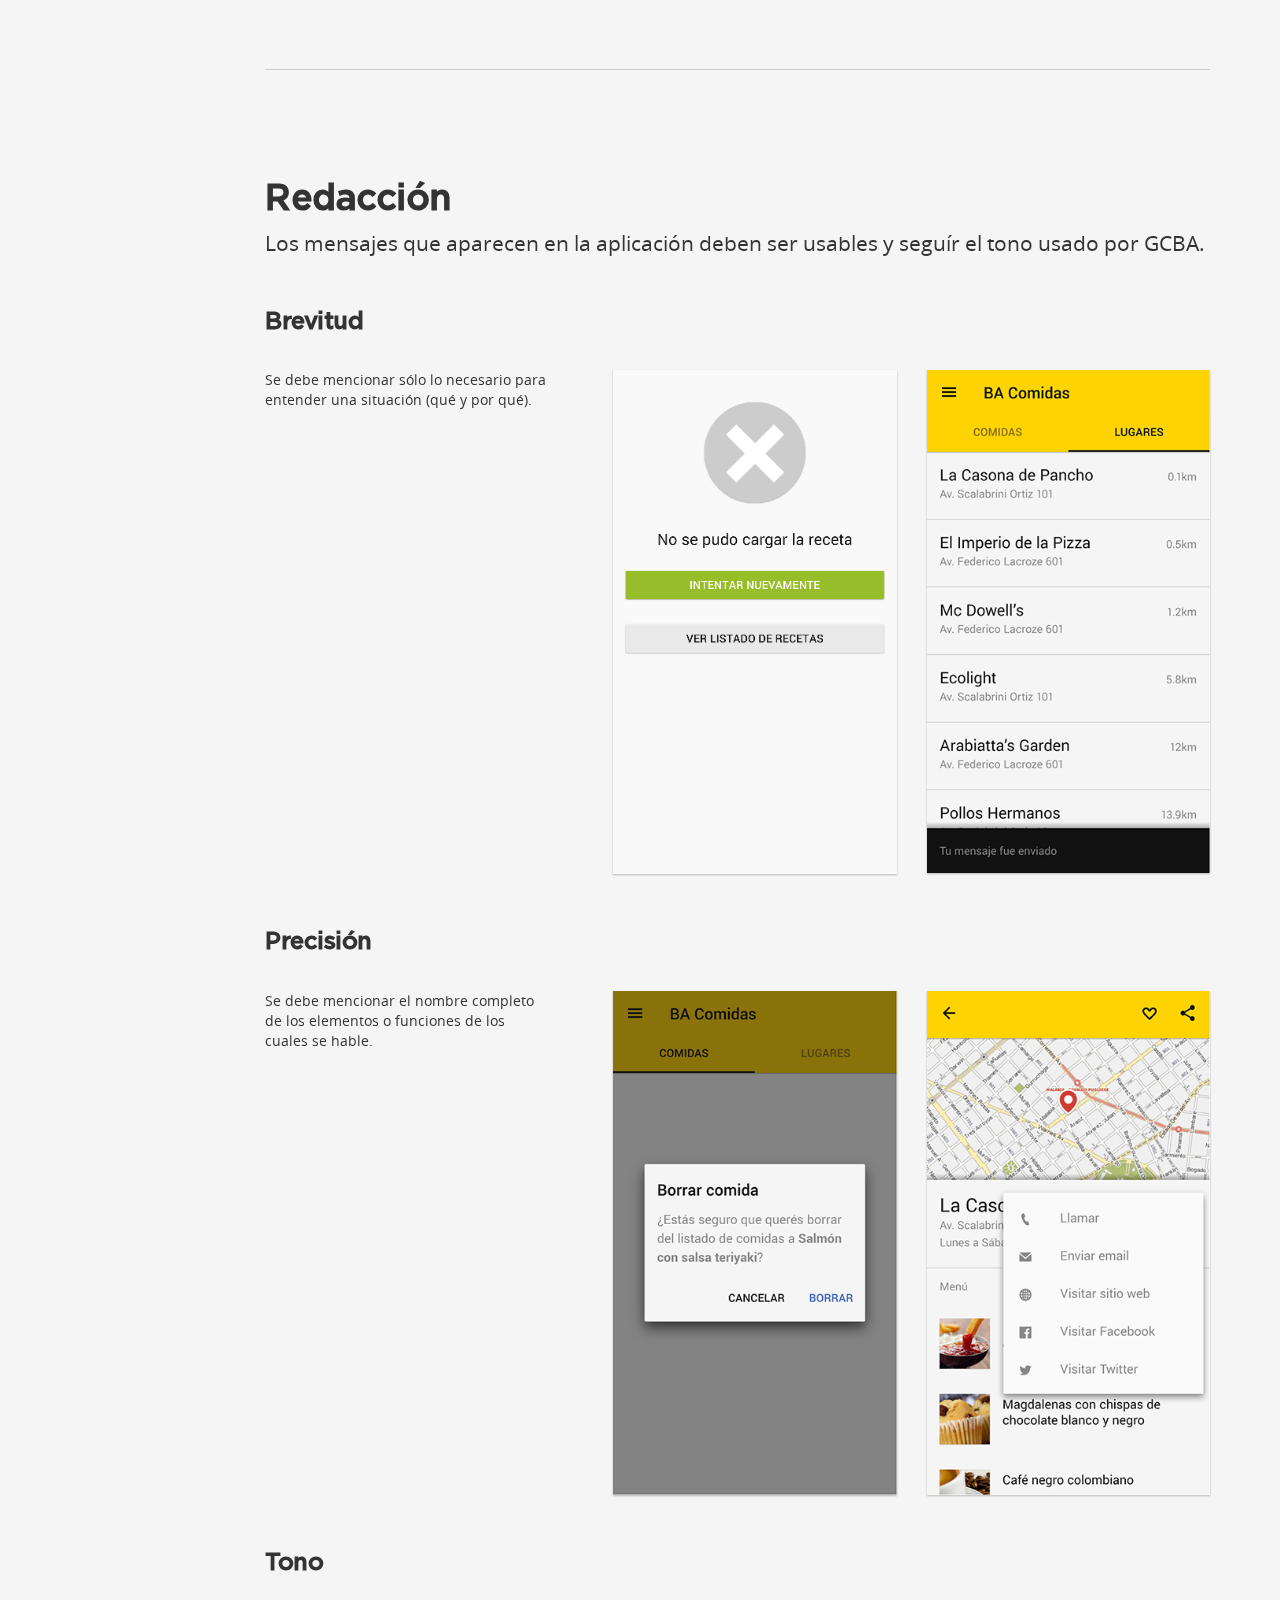
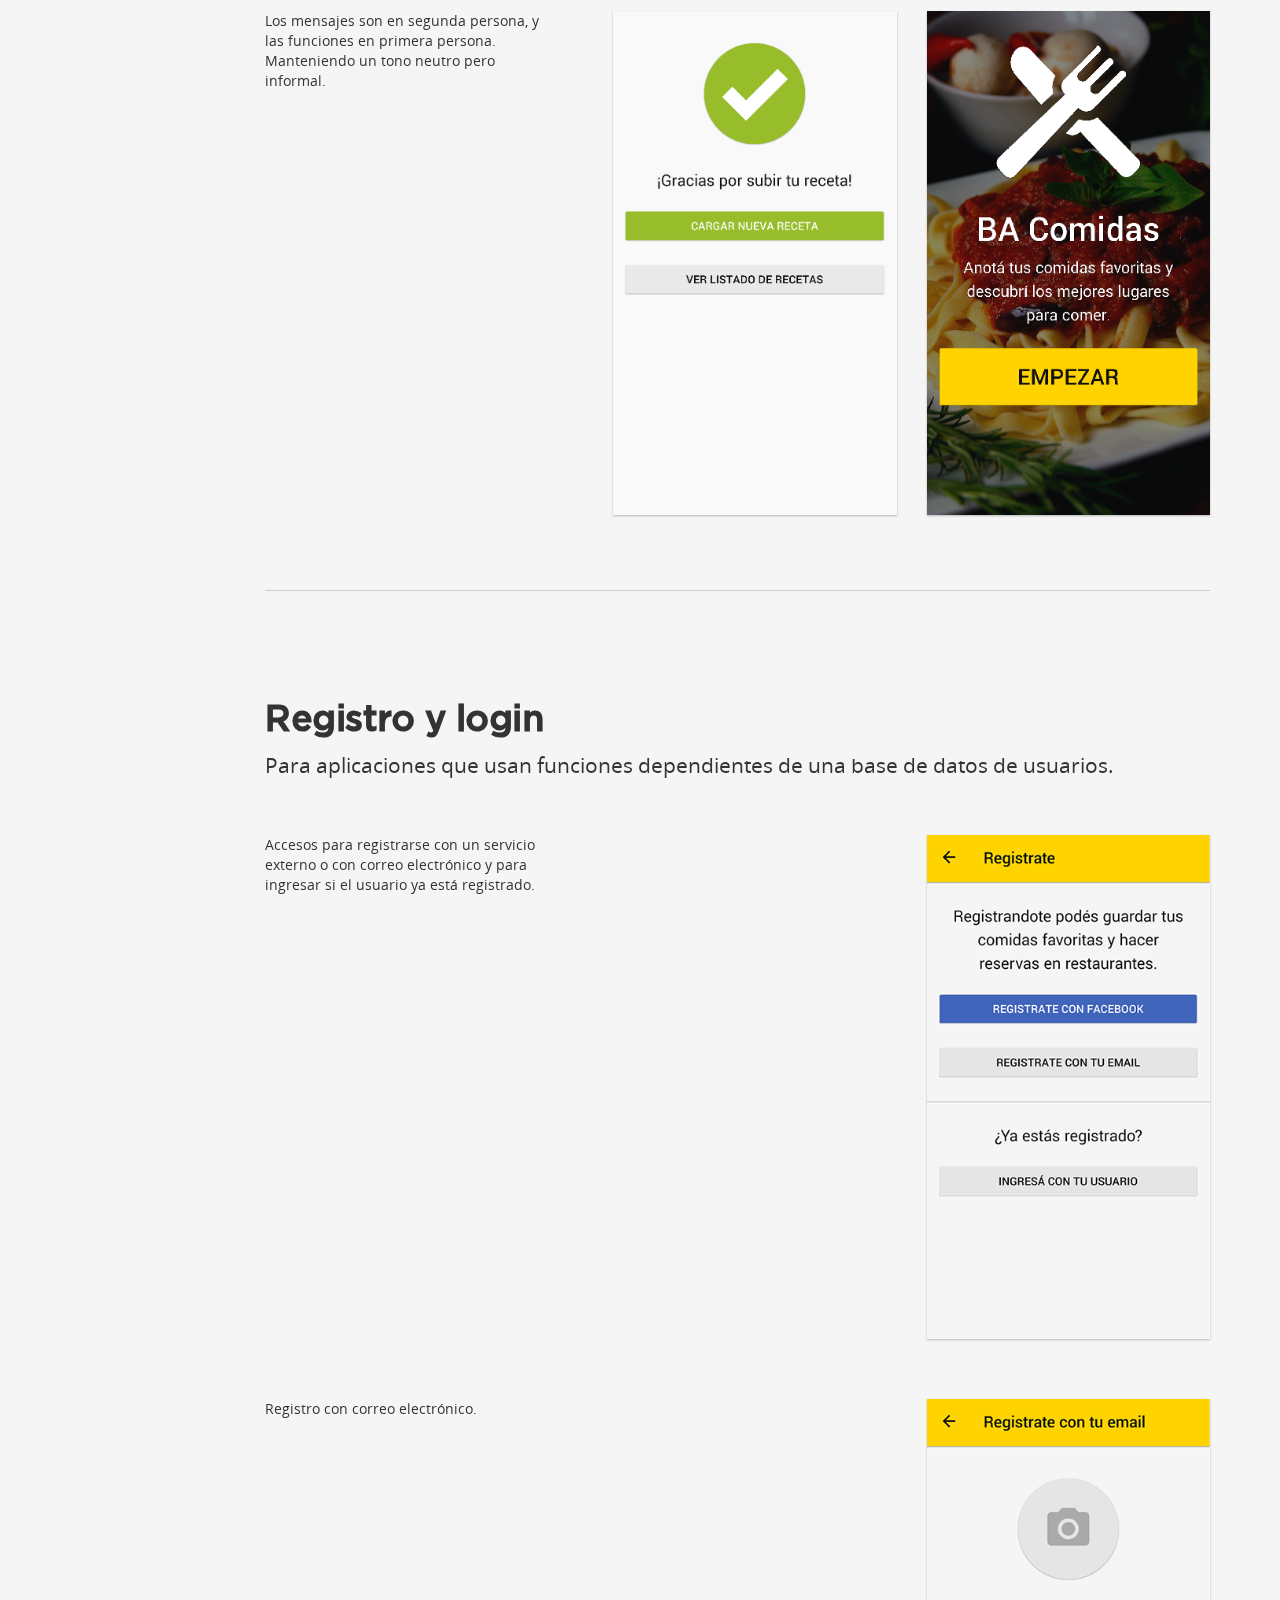
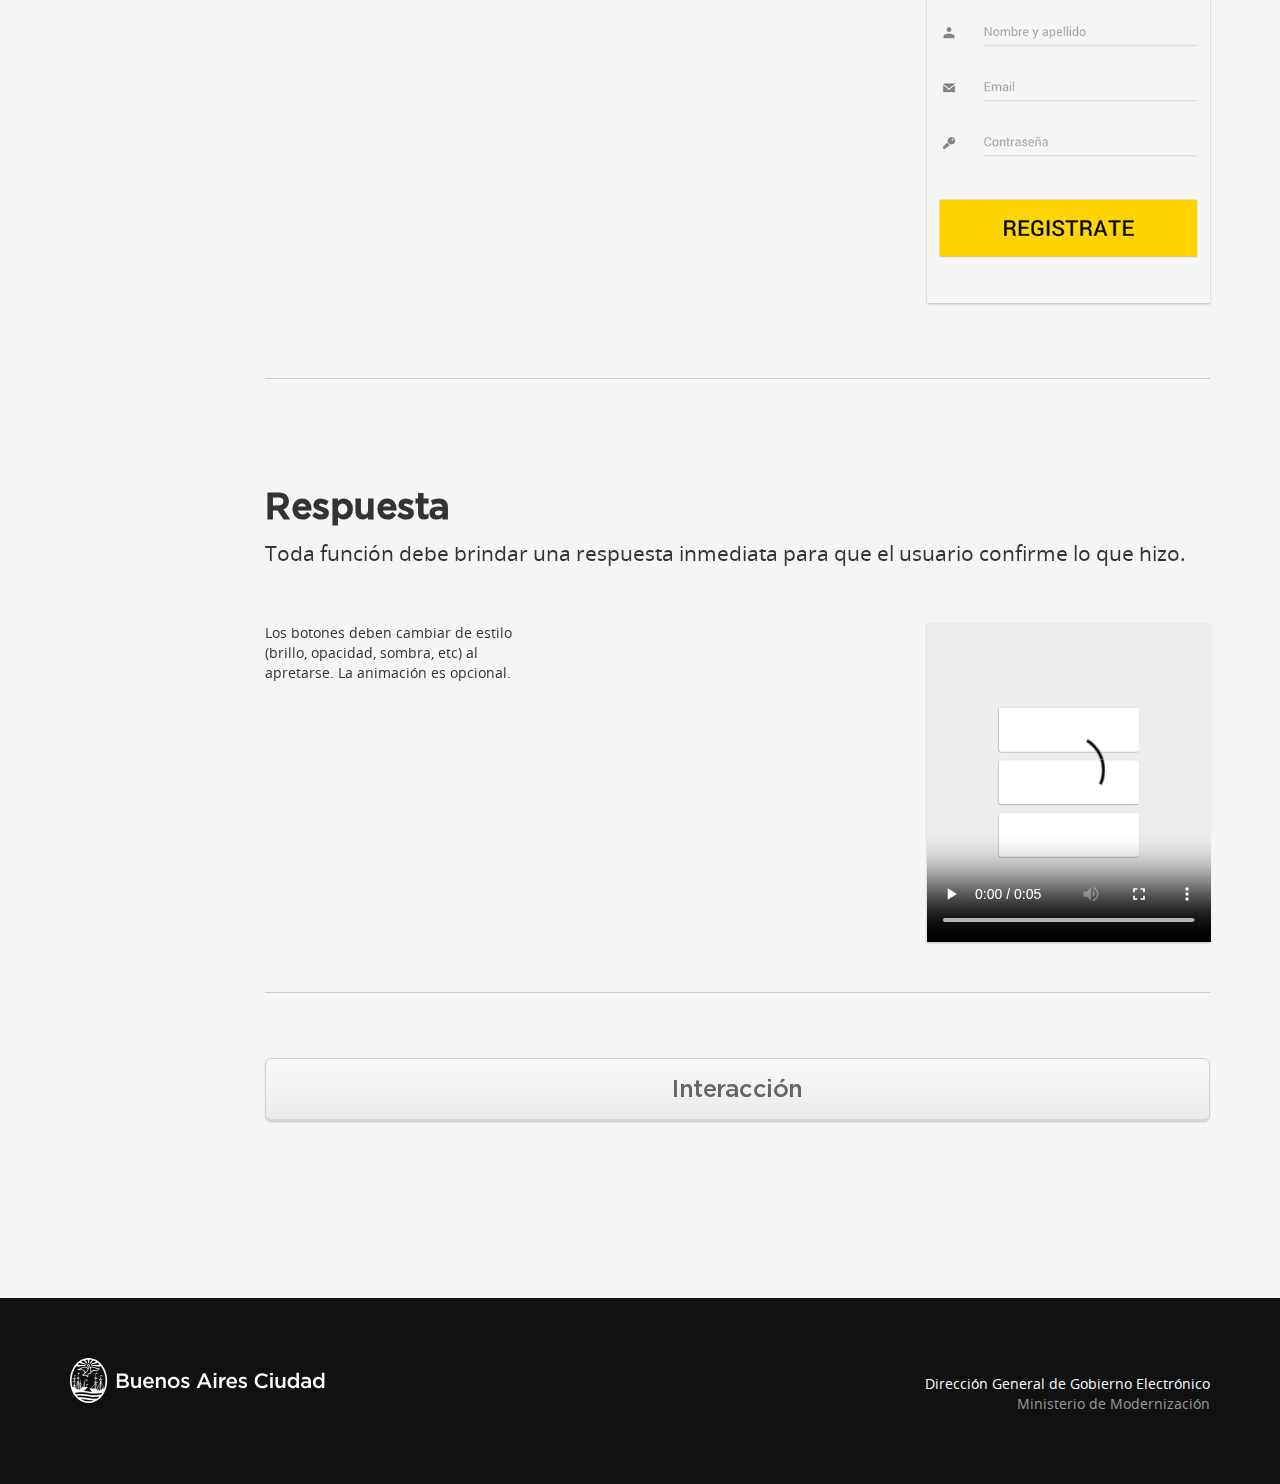
<file: interaccion.html>
﻿<!DOCTYPE html>
<!--[if lt IE 7]><html lang="es" class="lt-ie10 lt-ie9 lt-ie8 lt-ie7"><![endif]-->
<!--[if IE 7]><html lang="es" class="lt-ie10 lt-ie9 lt-ie8"><![endif]-->
<!--[if IE 8]><html lang="es" class="lt-ie10 lt-ie9"> <![endif]-->
<!--[if IE 9]><html lang="es" class="lt-ie10"> <![endif]-->
<!--[if gt IE 9]><!--> <html lang="es"> <!--<![endif]-->
<head>
  <meta charset="utf-8">
  <meta http-equiv="X-UA-Compatible" content="IE=edge">
  <meta name="viewport" content="width=device-width, initial-scale=1">
  <meta name="description" content="Guías y herramientas para diseñar aplicaciones móviles del Gobierno de la Ciudad de Buenos Aires.">
  <meta name="author" content="Gobierno de la Ciudad de Buenos Aires">
  <title>Interacción > Aplicaciones Móviles GCBA</title>
  <link rel="shortcut icon" href="bastrap3/favicon.ico">
  <link rel="apple-touch-icon-precomposed" href="bastrap3/favicon-mobile.png">
  <link rel="stylesheet" href="bastrap3/bootstrap.min.css">
  <link rel="stylesheet" href="bastrap3/bastrap.css">
  <link rel="stylesheet" href="docs/docs.css">
  <!--[if lt IE 9]>
    <script src="https://oss.maxcdn.com/html5shiv/3.7.2/html5shiv.min.js"></script>
    <script src="https://oss.maxcdn.com/respond/1.4.2/respond.min.js"></script>
  <![endif]-->

<script src="bastrap3/jquery.min.js"></script>
<script src="bastrap3/bootstrap.min.js"></script>
<script src="docs/docs.js"></script>

</head>

<body role="document" data-spy="scroll" data-target="#affix-nav" class="bg-white-1">

<a id="animacion" class="anchor anchor-first"></a>

<header class="navbar navbar-primary navbar-top">
  <div class="container">
    <div class="row">
      <div class="col-md-6 col-sm-6">
        <a class="navbar-brand bac-header" href="index.html"></a>
      </div>
      <div class="col-md-6 col-sm-6">
        <h5 class="sub-brand">En todo estás vos</h5>
      </div>
    </div>
  </div>
</header>

<div class="jumbotron jumbotron-small jumbotron-misc jumbotron-main">

  <nav class="navbar navbar-default" role="navigation">
    <div class="container">
      <div class="row">
        <div class="navbar-header">
          <button type="button" class="navbar-toggle" data-toggle="collapse" data-target="#main-nav">
            <span class="sr-only">Cambiar navegación</span>
            <span class="icon-bar"></span>
            <span class="icon-bar"></span>
            <span class="icon-bar"></span>
          </button>
          <a class="navbar-brand" href="index.html">Aplicaciones Móviles</a>
        </div>
        <div class="collapse navbar-collapse" id="main-nav">
          <ul class="nav navbar-nav navbar-right">
            <li><a href="estilos.html">Estilos</a></li>
            <li><a href="componentes.html">Componentes</a></li>
            <li><a href="patrones.html">Patrones</a></li>
            <li class="active"><a href="interaccion.html">Interacción</a></li>
            <li><a href="descargas.html">Descargas</a></li>
          </ul>
        </div>
      </div>
    </div>
  </nav>

  <div class="container">
    <div class="row">
      <div class="col-md-12">
        <h1>Interacción</h1>
        <p class="lead">Lineamientos de usabilidad y marca.</p>
      </div>
    </div>
  </div>
</div>

<main class="main-container" role="main">
<div class="container">
<div class="row">

<nav class="sidebar col-md-2" role="sidebar">
  <ul class="nav sidenav affix-top" id="affix-nav" data-spy="affix" data-offset-top="286">
      <li><h4><a href="#animacion">Interacción</a></h4>
        <ul class="nav">
          <li><a href="#animacion">Animación</a></li>
          <li><a href="#circuitos">Circuitos</a></li>
          <li><a href="#compartir">Compartir</a></li>
          <li><a href="#favoritos">Favoritos</a></li>
          <li><a href="#opciones">Opciones</a></li>
          <li><a href="#obligatorias">Pantallas obligatorias</a></li>
          <li><a href="#redaccion">Redacción</a></li>
          <li><a href="#registro">Registro y login</a></li>
          <li><a href="#respuesta">Respuesta</a></li>
<!--           <li><a href="#tamanos">Tamaños de pantalla</a></li> -->
        </ul>
      </li>
  </ul>
</nav>

<div class="col-md-10" role="main">

<!-- Animación -->

<div class="panel-docs">
  <h2 class="h1">Animación</h2>
  <p class="lead">Movimientos para generar continuidad entre una función y sus resultados.</p>
  <h3>Aceleración</h3>
  <div>
    <p>Los elementos en reposo aceleran, y los que se mueven desaceleran.</p>
    <video width="63.7%" controls><source src="img/motion1.mp4" type="video/mp4"></video>
  </div>
  <h3>Continuidad de flujo</h3>
  <div>
    <p>Las pantallas siguientes a una función aparecen desde el lado derecho, moviendose hacia la izquierda. Las pantallas anteriores se comportan al revés.</p>
    <video width="30%" controls><source src="img/motion2.mp4" type="video/mp4"></video>
  </div>
  <h3>Punto de orígen</h3>
  <div>
    <p>Los menúes desplegables y elementos temporarios aparecen desde el botón que ejecuta la función.</p>
    <video width="30%" controls><source src="img/motion3.mp4" type="video/mp4"></video>
  </div>
</div>

<!-- Circuitos -->

<div class="panel-docs">
<a id="circuitos" class="anchor"></a>
  <h2 class="h1">Circuitos</h2>
  <p class="lead">Cuando se menciona una entrada o función, se debe poder acceder a eso desde esa misma pantalla. Eso genera continuidad en el flujo y evita tener que volver y recordar dónde están los accesos.</p>
  <div>
    <p>Detalle de establecimiento con listado de productos disponibles, y detalle producto con listado de establecimientos donde se encuentra.</p>
    <img src="img/apps_h6.png" />
    <img src="img/apps_k3.png" />
  </div>
  <div>
    <p>Microalerta de establecimiento agregado a favoritos, con botón para acceder a esa sección.</p>
    <img src="img/apps_r3.png" />
  </div>
</div>

<!-- Compartir -->

<div class="panel-docs">
<a id="compartir" class="anchor"></a>
  <h2 class="h1">Compartir</h2>
  <p class="lead">Se debe poder enviar a uno mismo, un tercero o a una red social, la información de una entrada, o un vínculo promocional para descargar la aplicación.</p>
  <h3>Dispositivo</h3>
  <div>
    <p>Detalle de establecimiento con botón de compartir en barra superior (ícono de compartir).</p>
    <img src="img/apps_h5.png" />
  </div>
  <div>
    <p>Los medios a donde se puede compartir y cómo se presenta esta función dependen del sistema operativo.</p>
    <img src="img/apps_a5.png" />
  </div>
</div>

<!-- Favoritos -->

<div class="panel-docs">
<a id="favoritos" class="anchor"></a>
  <h2 class="h1">Favoritos</h2>
  <p class="lead">Se deben poder guardar ciertas entradas en la memoria del dispositivo, para evitar que el usuario tenga que recordar o anotar.</p>
  <div>
    <p>Detalle de producto con botón de favoritos en barra superior (ícono de corazón).</p>
    <img src="img/apps_h3.png" />
  </div>
  <div>
    <p>Sección de listado de productos guardados como favoritos.</p>
    <img src="img/apps_r2.png" />
  </div>
</div>

<!-- Opciones -->

<div class="panel-docs">
<a id="opciones" class="anchor"></a>
  <h2 class="h1">Opciones</h2>
  <p class="lead">Configuración general de la aplicación, o de funcionamiento de un elemento o entrada. Pueden estar dentro de un componente, grupo de datos o en una pantalla aparte.</p>
  <div>
    <p>Opciones de la aplicación en menú lateral.</p>
    <img src="img/apps_e1.png" />
  </div>
  <div>
    <p>Opciones de entrada, dentro de un grupo de datos de la misma.</p>
    <img src="img/apps_p2.png" />
  </div>
</div>

<!-- Pantallas obligatorias -->

<div class="panel-docs">
<a id="obligatorias" class="anchor"></a>
  <h2 class="h1">Pantallas obligatorias</h2>
  <p class="lead">Refuerzan la identidad general de las aplicaciones de GCBA.</p>
  <h3>Acerca de</h3>
  <div>
    <p>Se accede desde la barra superior o desde el menú lateral. Tiene un botón que abre el perfil de GCBA en la tienda de aplicaciones del sistema operativo.</p>
    <img src="img/apps_a4.png" />
  </div>
  <h3>Bienvenido</h3>
  <div>
    <p>Aparece luego del splash, sólo la primera vez que se inicia la aplicación. Explica en pocas palabras las funciones básicas.</p>
    <img src="img/apps_a3.png" />
  </div>
  <h3>Splash</h3>
  <div>
    <p>Aparece siempre que se inicia la aplicación.</p>
    <img src="img/apps_a2.png" />
  </div>
</div>

<!-- Redacción -->

<div class="panel-docs">
<a id="redaccion" class="anchor"></a>
  <h2 class="h1">Redacción</h2>
  <p class="lead">Los mensajes que aparecen en la aplicación deben ser usables y seguír el tono usado por GCBA.</p>
  <h3>Brevitud</h3>
  <div>
    <p>Se debe mencionar sólo lo necesario para entender una situación (qué y por qué).</p>
    <img src="img/apps_r1.png" />
    <img src="img/apps_q2.png" />
  </div>
  <h3>Precisión</h3>
  <div>
    <p>Se debe mencionar el nombre completo de los elementos o funciones de los cuales se hable.</p>
    <img src="img/apps_k4.png" />
    <img src="img/apps_l1.png" />
  </div>
  <h3>Tono</h3>
  <div>
    <p>Los mensajes son en segunda persona, y las funciones en primera persona. Manteniendo un tono neutro pero informal.</p>
    <img src="img/apps_a3.png" />
    <img src="img/apps_q1.png" />
  </div>
</div>

<!-- Registro y login -->

<div class="panel-docs">
<a id="registro" class="anchor"></a>
  <h2 class="h1">Registro y login</h2>
  <p class="lead">Para aplicaciones que usan funciones dependientes de una base de datos de usuarios.</p>
  <div>
    <p>Accesos para registrarse con un servicio externo o con correo electrónico y para ingresar si el usuario ya está registrado.</p>
    <img src="img/apps_n3.png" />
  </div>
  <div>
    <p>Registro con correo electrónico.</p>
    <img src="img/apps_n4.png" />
  </div>
</div>

<!-- Respuesta -->

<div class="panel-docs">
<a id="respuesta" class="anchor"></a>
  <h2 class="h1">Respuesta</h2>
  <p class="lead">Toda función debe brindar una respuesta inmediata para que el usuario confirme lo que hizo.</p>
  <div>
    <p>Los botones deben cambiar de estilo (brillo, opacidad, sombra, etc) al apretarse. La animación es opcional.</p>
    <video width="30%" controls><source src="img/motion4.mp4" type="video/mp4"></video>
  </div>
</div>

<!-- Tamaños de pantalla -->










<!-- Next -->

<div class="panel-docs">
  <a class="btn btn-default btn-xl btn-block" href="interaccion.html">Interacción</a>
</div>

</div> <!-- /container -->
</div>
</div>

</main>

<footer>
  <div class="footer">
    <div class="container">
      <div class="row">
        <div class="col-md-6 col-sm-6">
          <a class="navbar-brand bac-footer" href="http://www.buenosaires.gob.ar" target="_blank"></a>
        </div>
        <div class="col-md-6 col-sm-6">
          <div class="sub-brand">
            <p>Dirección General de Gobierno Electrónico<br />
            <span class="text-muted">Ministerio de Modernización</span></p>
          </div>
        </div>
      </div>
    </div>
  </div>
</footer>

</body>
</html>
</file>
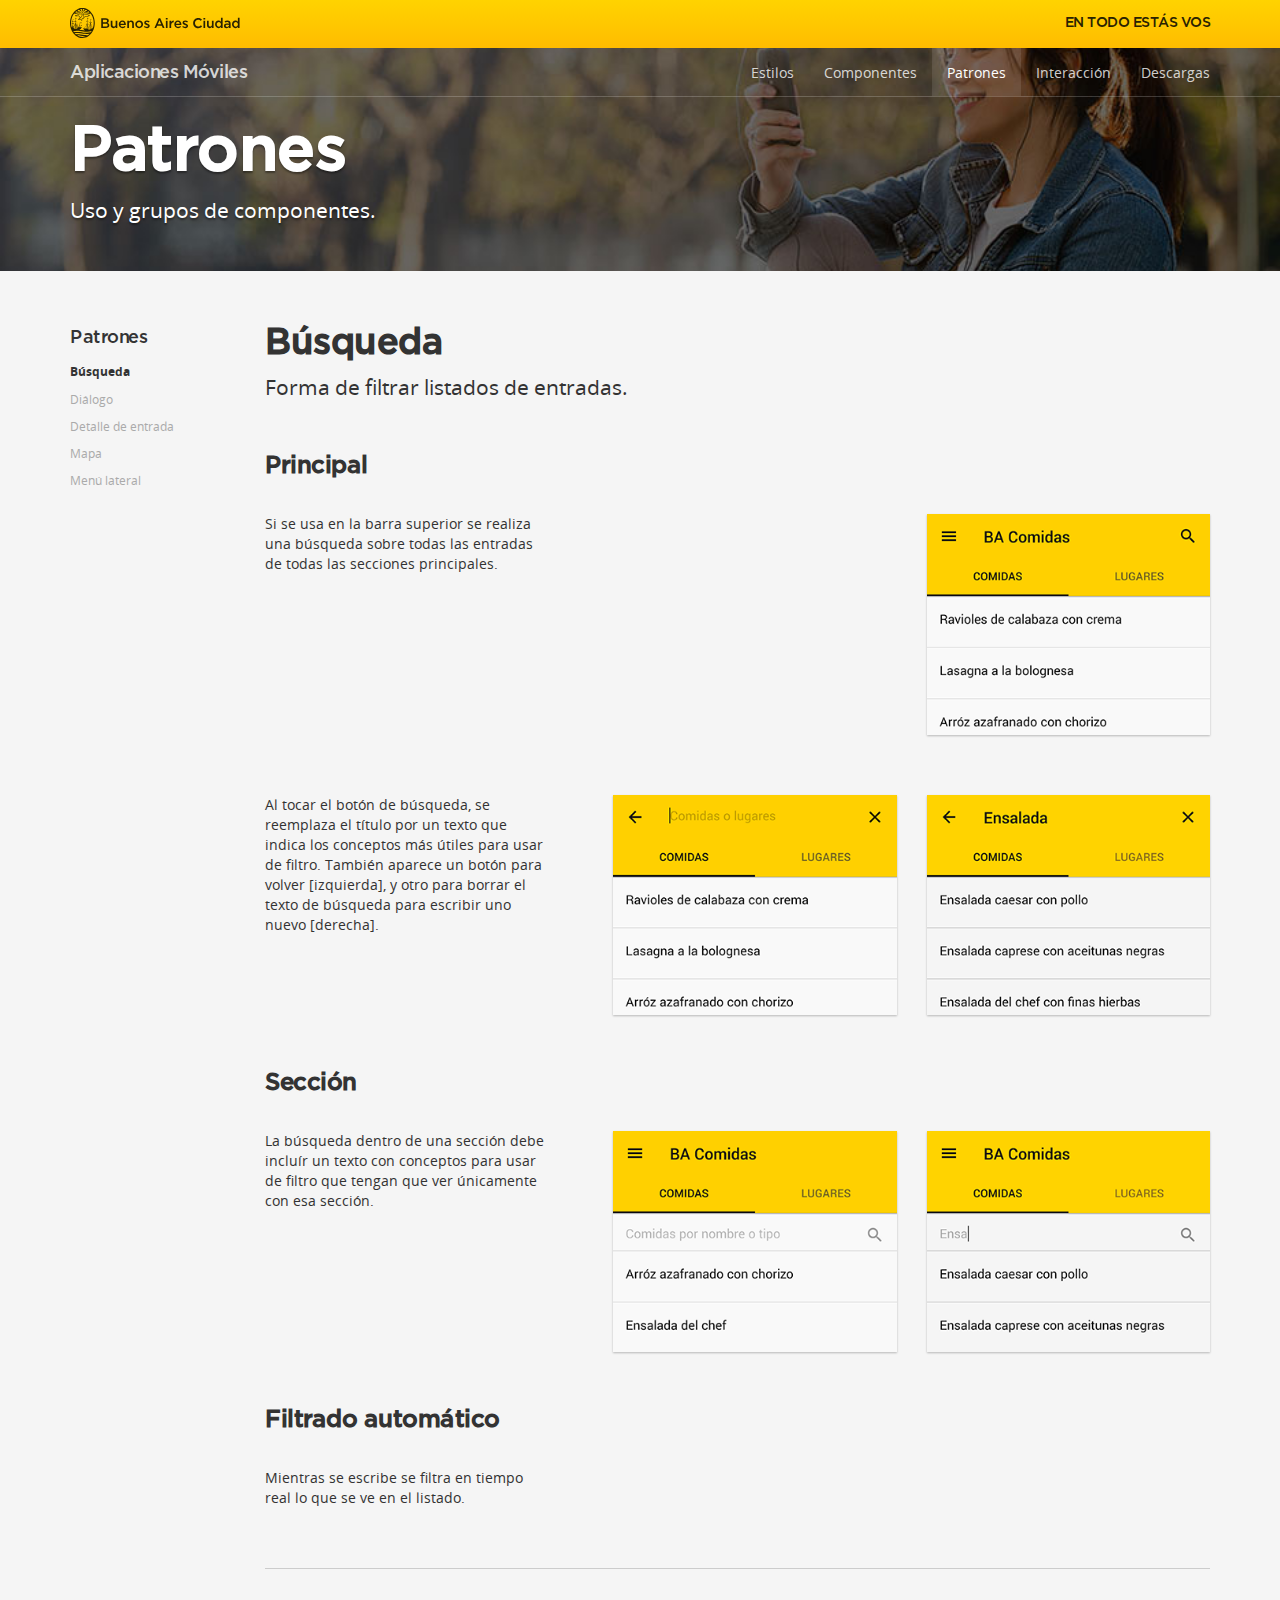
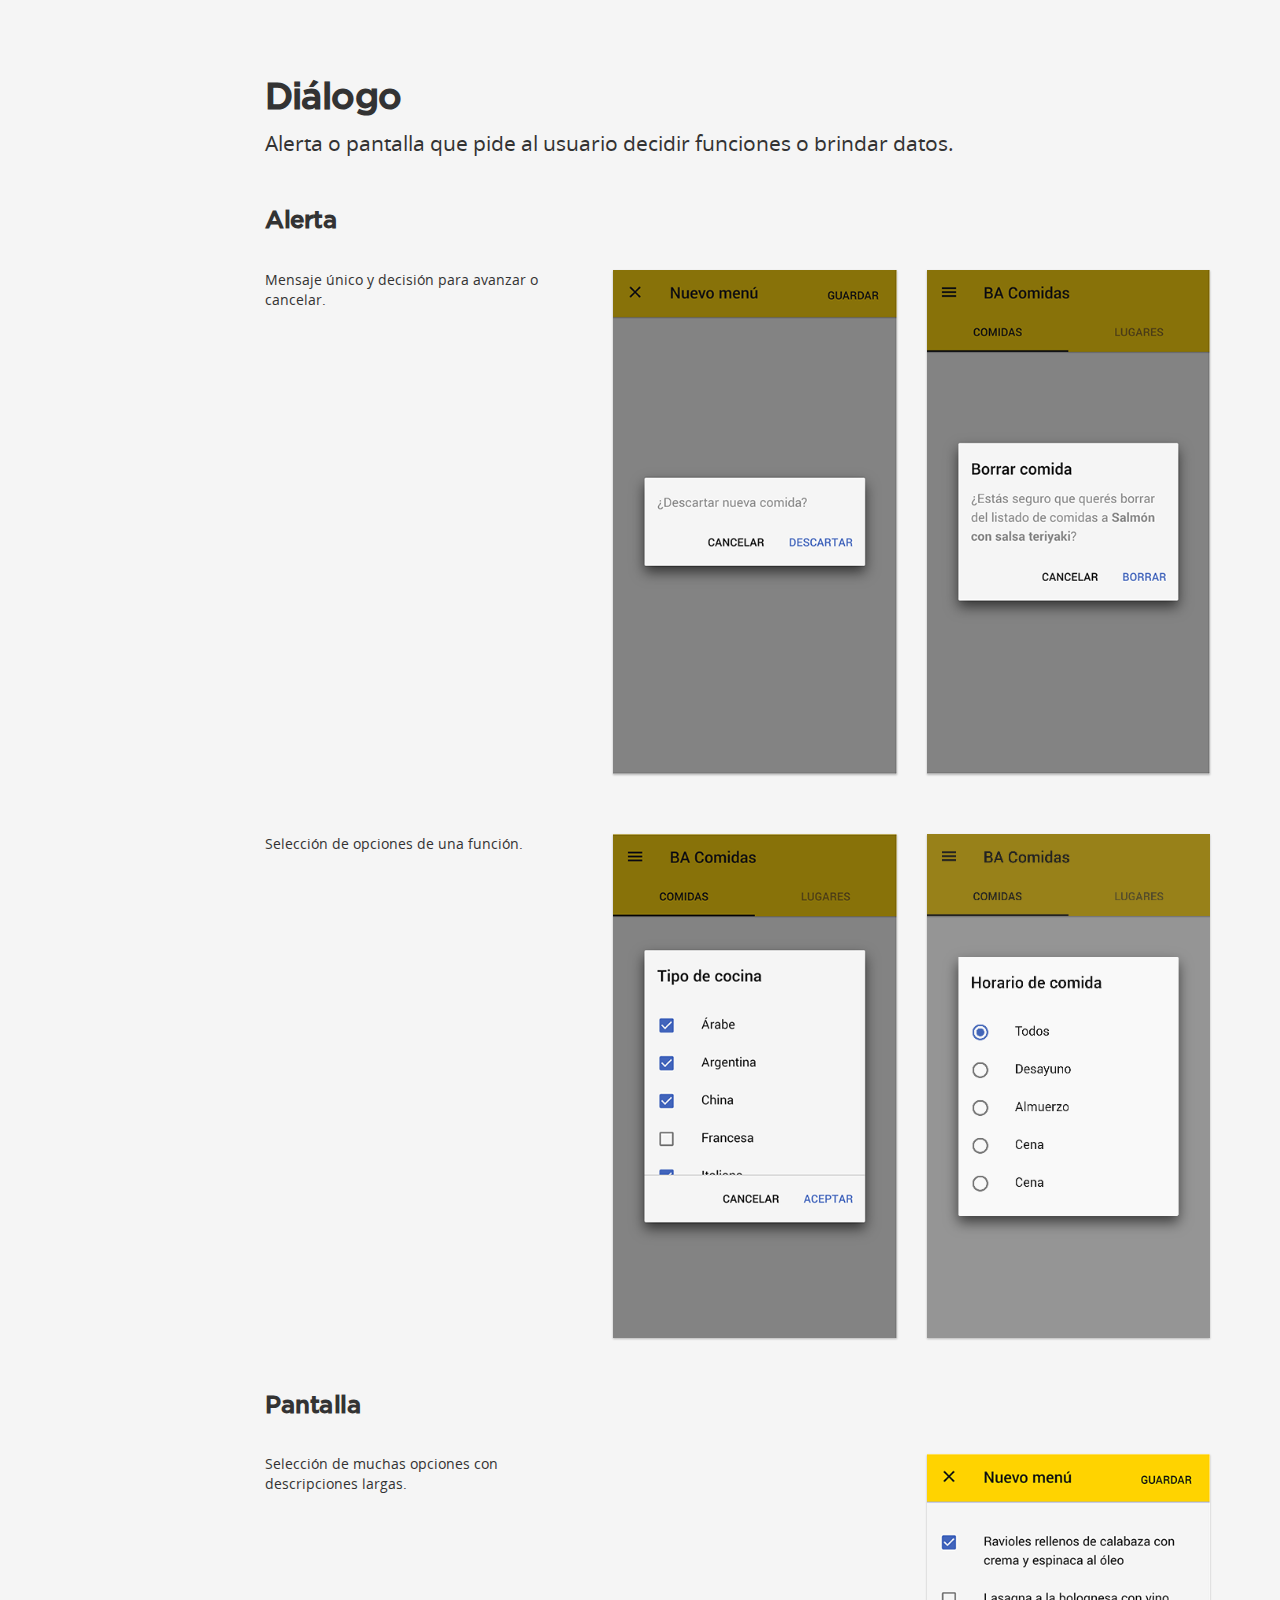
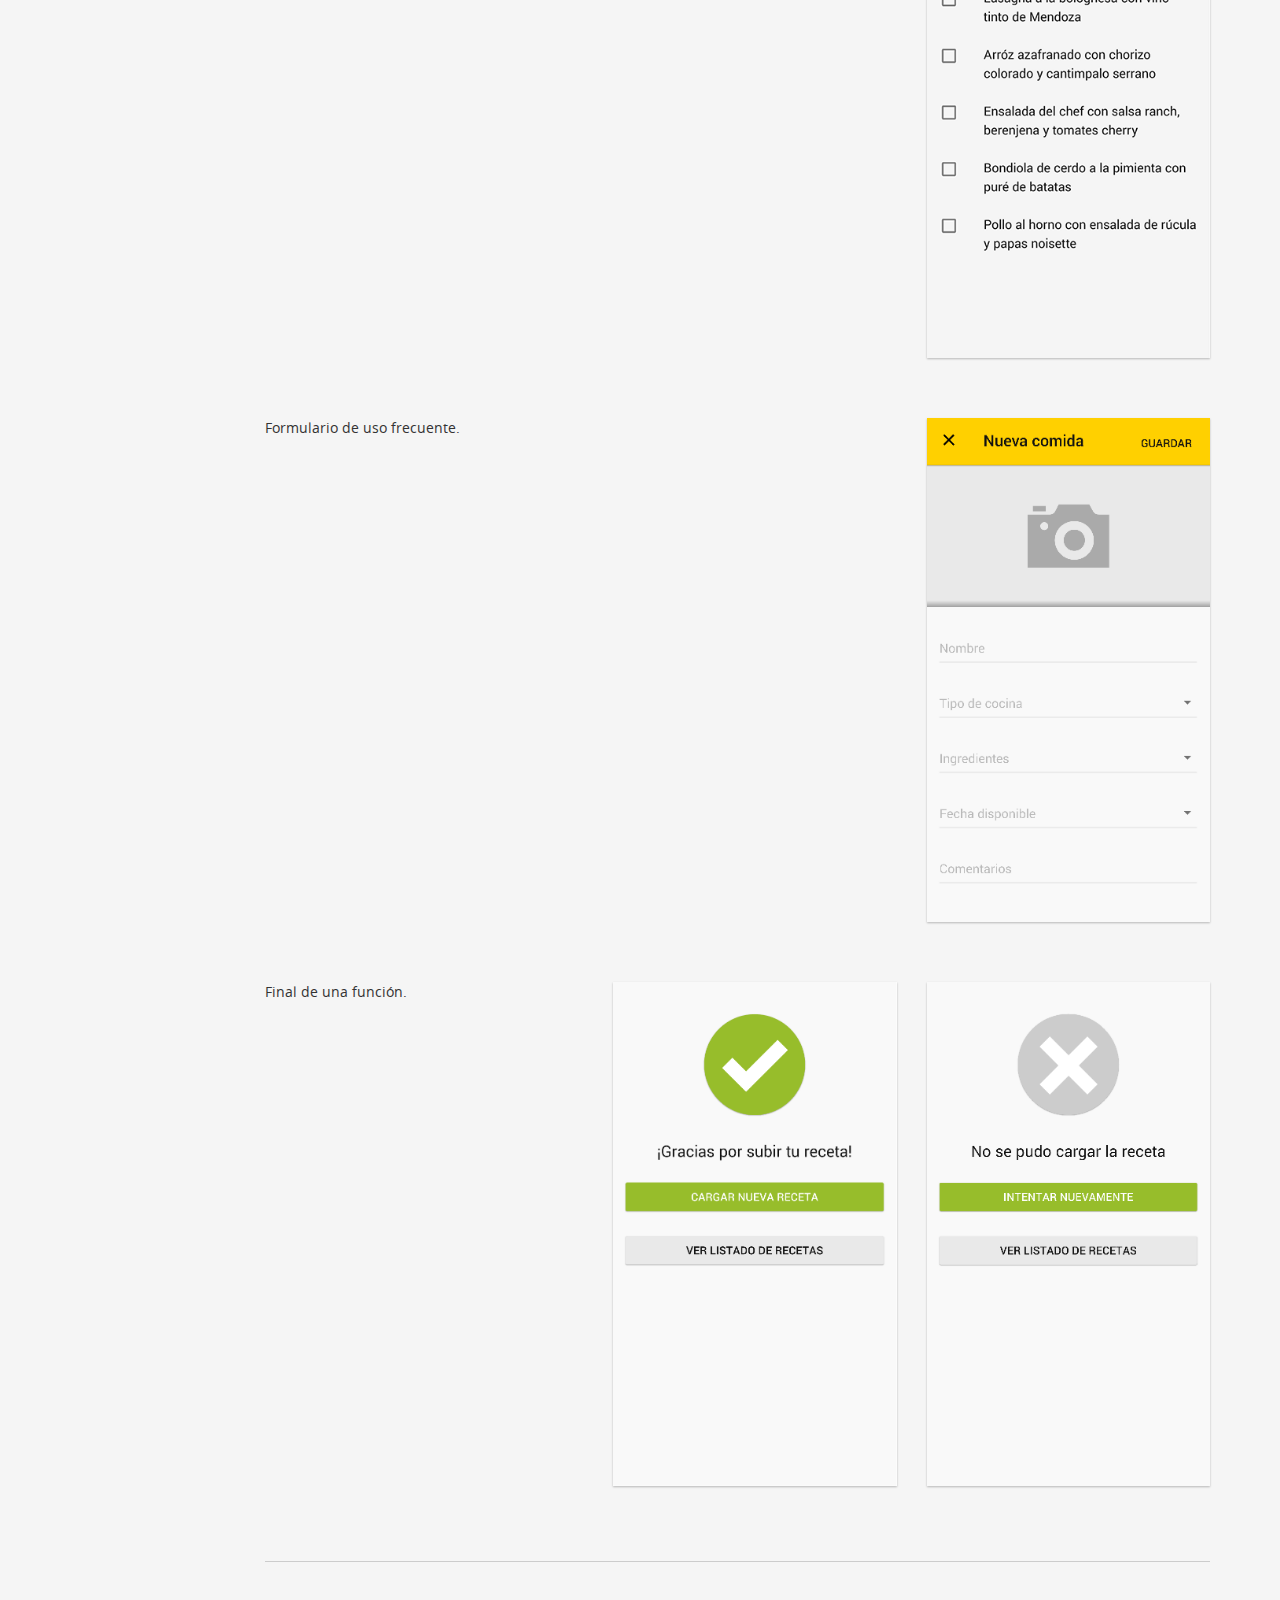
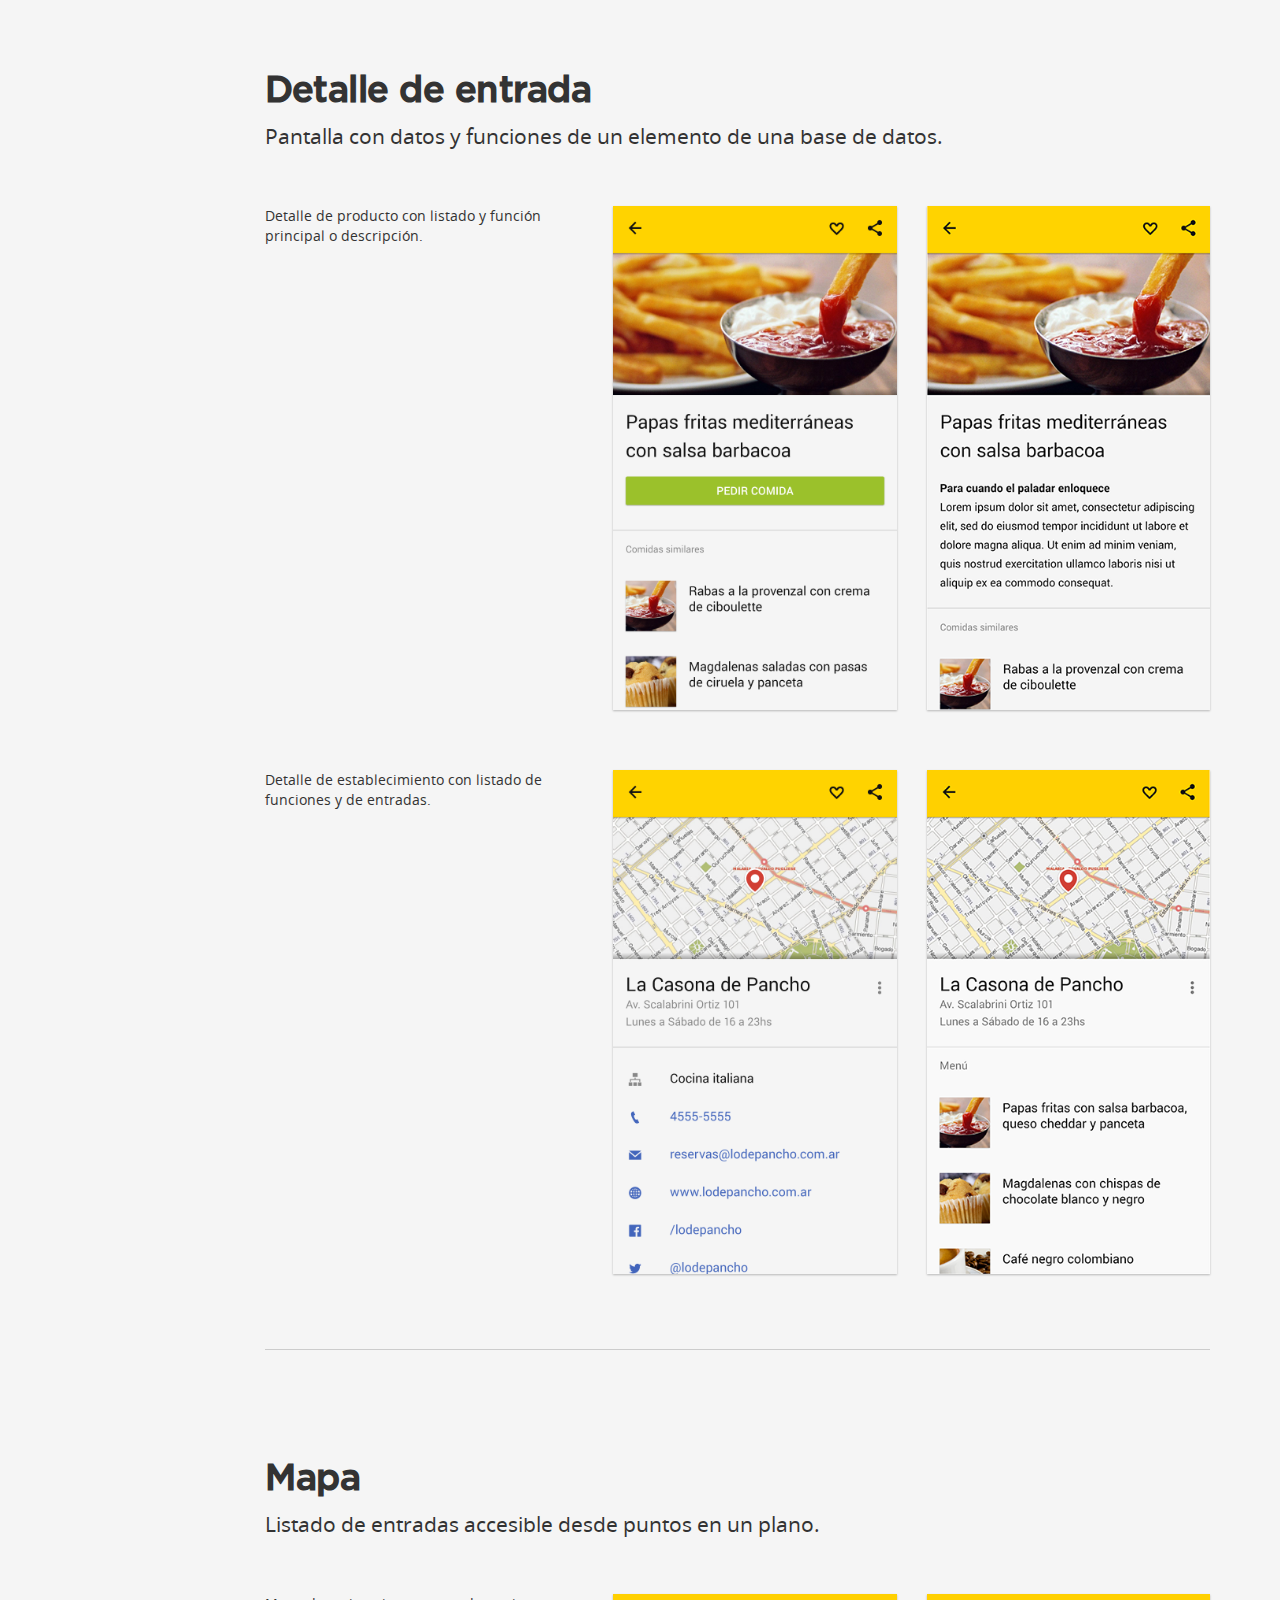
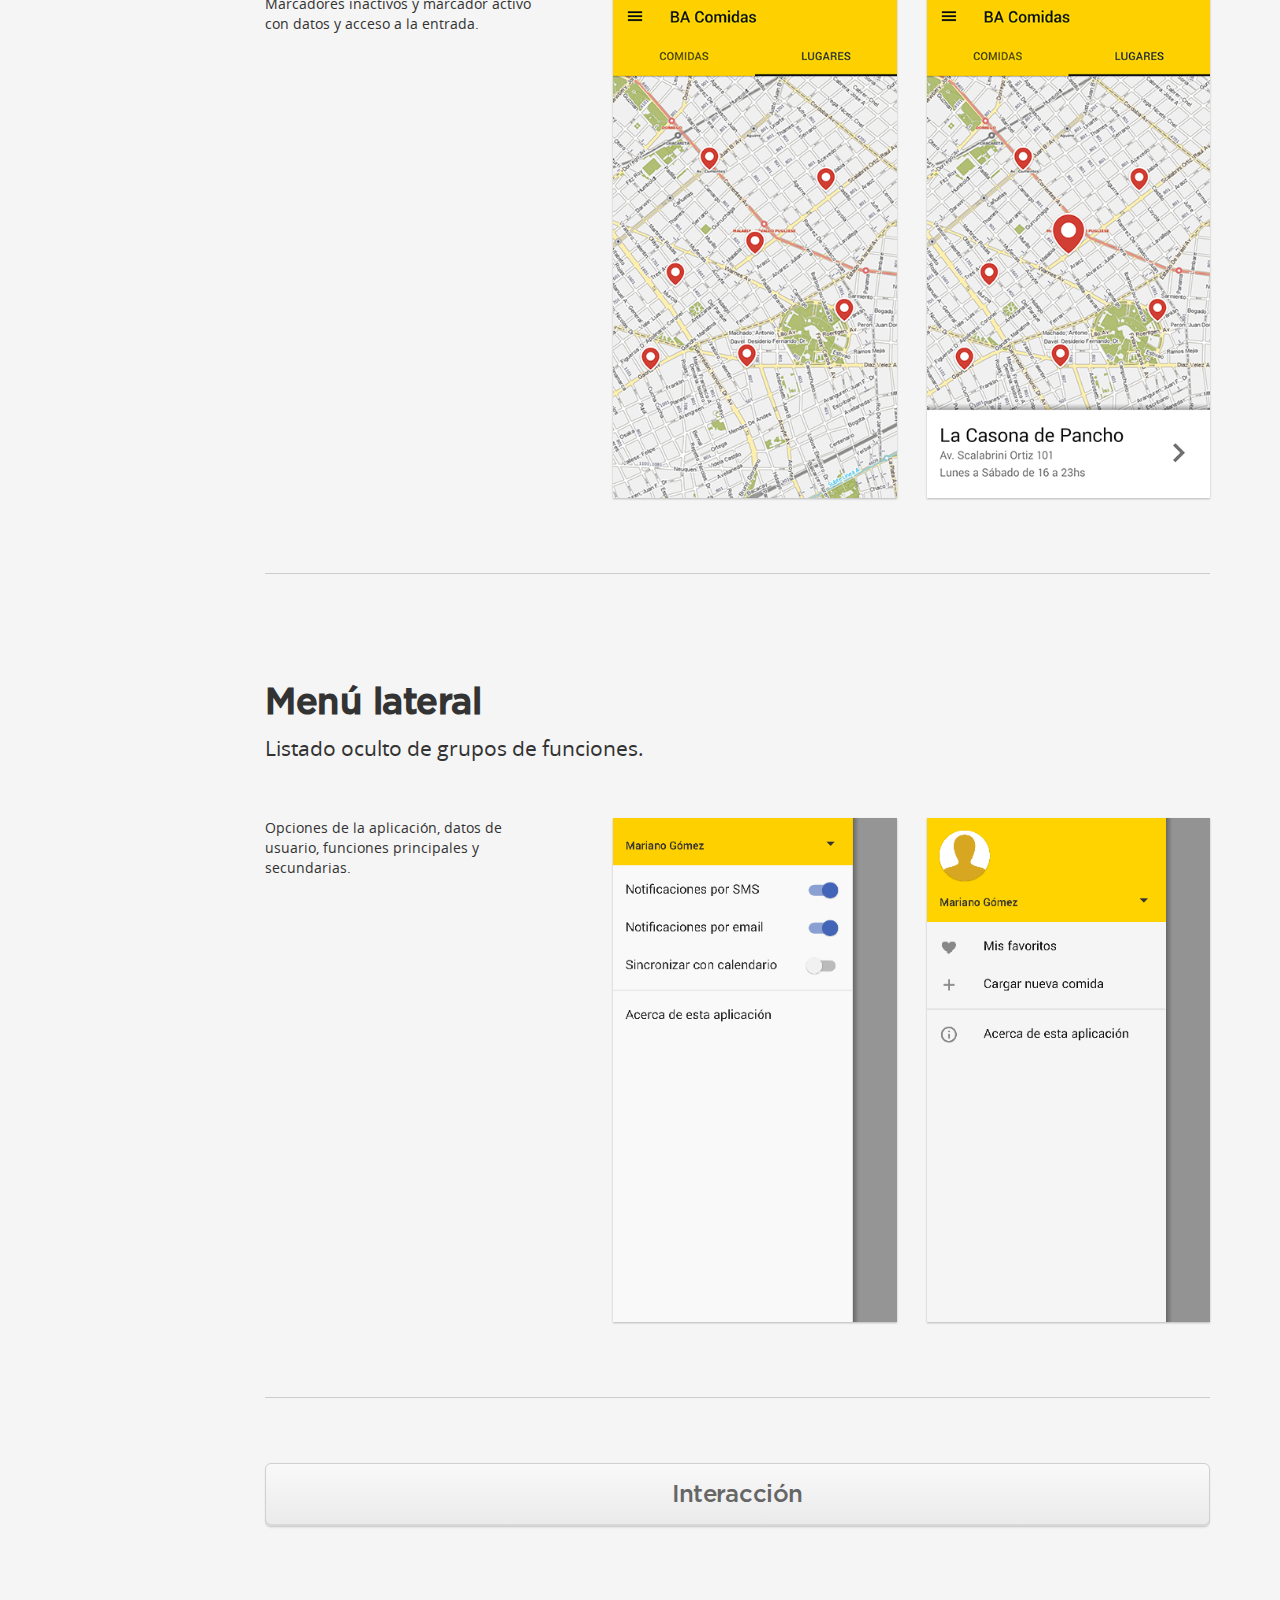
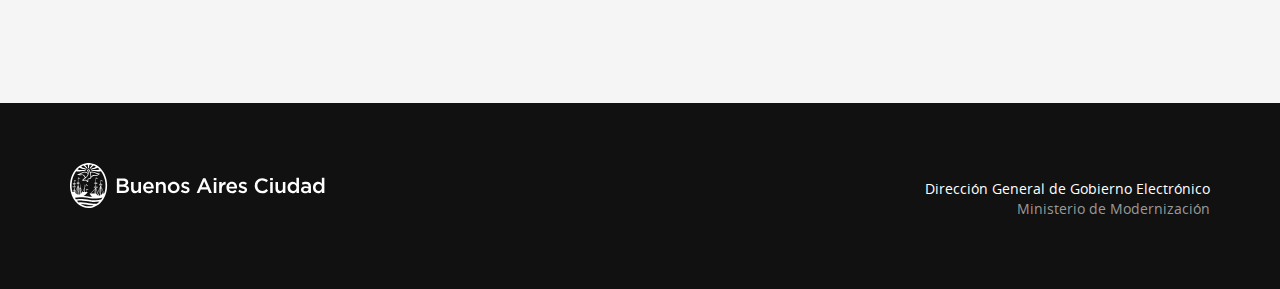
<file: patrones.html>
﻿<!DOCTYPE html>
<!--[if lt IE 7]><html lang="es" class="lt-ie10 lt-ie9 lt-ie8 lt-ie7"><![endif]-->
<!--[if IE 7]><html lang="es" class="lt-ie10 lt-ie9 lt-ie8"><![endif]-->
<!--[if IE 8]><html lang="es" class="lt-ie10 lt-ie9"> <![endif]-->
<!--[if IE 9]><html lang="es" class="lt-ie10"> <![endif]-->
<!--[if gt IE 9]><!--> <html lang="es"> <!--<![endif]-->
<head>
  <meta charset="utf-8">
  <meta http-equiv="X-UA-Compatible" content="IE=edge">
  <meta name="viewport" content="width=device-width, initial-scale=1">
  <meta name="description" content="Guías y herramientas para diseñar aplicaciones móviles del Gobierno de la Ciudad de Buenos Aires.">
  <meta name="author" content="Gobierno de la Ciudad de Buenos Aires">
  <title>Patrones > Aplicaciones Móviles GCBA</title>
  <link rel="shortcut icon" href="bastrap3/favicon.ico">
  <link rel="apple-touch-icon-precomposed" href="bastrap3/favicon-mobile.png">
  <link rel="stylesheet" href="bastrap3/bootstrap.min.css">
  <link rel="stylesheet" href="bastrap3/bastrap.css">
  <link rel="stylesheet" href="docs/docs.css">
  <!--[if lt IE 9]>
    <script src="https://oss.maxcdn.com/html5shiv/3.7.2/html5shiv.min.js"></script>
    <script src="https://oss.maxcdn.com/respond/1.4.2/respond.min.js"></script>
  <![endif]-->

<script src="bastrap3/jquery.min.js"></script>
<script src="bastrap3/bootstrap.min.js"></script>
<script src="docs/docs.js"></script>

</head>

<body role="document" data-spy="scroll" data-target="#affix-nav" class="bg-white-1">

<a id="busqueda" class="anchor anchor-first"></a>

<header class="navbar navbar-primary navbar-top">
  <div class="container">
    <div class="row">
      <div class="col-md-6 col-sm-6">
        <a class="navbar-brand bac-header" href="index.html"></a>
      </div>
      <div class="col-md-6 col-sm-6">
        <h5 class="sub-brand">En todo estás vos</h5>
      </div>
    </div>
  </div>
</header>

<div class="jumbotron jumbotron-small jumbotron-misc jumbotron-main">

  <nav class="navbar navbar-default" role="navigation">
    <div class="container">
      <div class="row">
        <div class="navbar-header">
          <button type="button" class="navbar-toggle" data-toggle="collapse" data-target="#main-nav">
            <span class="sr-only">Cambiar navegación</span>
            <span class="icon-bar"></span>
            <span class="icon-bar"></span>
            <span class="icon-bar"></span>
          </button>
          <a class="navbar-brand" href="index.html">Aplicaciones Móviles</a>
        </div>
        <div class="collapse navbar-collapse" id="main-nav">
          <ul class="nav navbar-nav navbar-right">
            <li><a href="estilos.html">Estilos</a></li>
            <li><a href="componentes.html">Componentes</a></li>
            <li class="active"><a href="patrones.html">Patrones</a></li>
            <li><a href="interaccion.html">Interacción</a></li>
            <li><a href="descargas.html">Descargas</a></li>
          </ul>
        </div>
      </div>
    </div>
  </nav>

  <div class="container">
    <div class="row">
      <div class="col-md-12">
        <h1>Patrones</h1>
        <p class="lead">Uso y grupos de componentes.</p>
      </div>
    </div>
  </div>
</div>

<main class="main-container" role="main">
<div class="container">
<div class="row">

<nav class="sidebar col-md-2" role="sidebar">
  <ul class="nav sidenav affix-top" id="affix-nav" data-spy="affix" data-offset-top="286">
      <li><h4><a href="#busqueda">Patrones</a></h4>
        <ul class="nav">
          <li><a href="#busqueda">Búsqueda</a></li>
<!--           <li><a href="#camara">Cámara</a></li> -->
          <li><a href="#dialogo">Diálogo</a></li>
          <li><a href="#detalle">Detalle de entrada</a></li>
          <li><a href="#mapa">Mapa</a></li>
          <li><a href="#mlateral">Menú lateral</a></li>
<!--           <li><a href="#notificaciones">Notificaciones</a></li> -->
<!--           <li><a href="#multimedia">Reproducción multimedia</a></li> -->
<!--           <li><a href="#seleccionar">Seleccionar</a></li> -->
        </ul>
      </li>
  </ul>
</nav>

<div class="col-md-10" role="main">

<!-- Búsqueda -->

<div class="panel-docs">
  <h2 class="h1">Búsqueda</h2>
  <p class="lead">Forma de filtrar listados de entradas.</p>
  <h3>Principal</h3>
  <div>
    <p>Si se usa en la barra superior se realiza una búsqueda sobre todas las entradas de todas las secciones principales.</p>
    <img src="img/apps_d1.png" />
  </div>
  <div>
    <p>Al tocar el botón de búsqueda, se reemplaza el título por un texto que indica los conceptos más útiles para usar de filtro. También aparece un botón para volver [izquierda], y otro para borrar el texto de búsqueda para escribir uno nuevo [derecha].</p>
    <img src="img/apps_d3.png" />
    <img src="img/apps_d2.png" />
  </div>
  <h3>Sección</h3>
  <div>
    <p>La búsqueda dentro de una sección debe incluír un texto con conceptos para usar de filtro que tengan que ver únicamente con esa sección.</p>
    <img src="img/apps_d5.png" />
    <img src="img/apps_d4.png" />
  </div>
  <h3>Filtrado automático</h3>
  <div>
    <p>Mientras se escribe se filtra en tiempo real lo que se ve en el listado.</p>
  </div>
</div>

<!-- Cámara -->

<!-- Diálogo -->

<div class="panel-docs">
<a id="dialogo" class="anchor"></a>
  <h2 class="h1">Diálogo</h2>
  <p class="lead">Alerta o pantalla que pide al usuario decidir funciones o brindar datos.</p>
  <h3>Alerta</h3>
  <div>
    <p>Mensaje único y decisión para avanzar o cancelar.</p>
    <img src="img/apps_l1.png" />
    <img src="img/apps_l2.png" />
  </div>
  <div>
    <p>Selección de opciones de una función.</p>
    <img src="img/apps_m1.png" />
    <img src="img/apps_m2.png" />
  </div>
  <h3>Pantalla</h3>
  <div>
    <p>Selección de muchas opciones con descripciones largas.</p>
    <img src="img/apps_m3.png" />
  </div>
  <div>
    <p>Formulario de uso frecuente.</p>
    <img src="img/apps_n2.png" />
  </div>
  <div>
    <p>Final de una función.</p>
    <img src="img/apps_q2.png" />
    <img src="img/apps_q1.png" />
  </div>
</div>

<!-- Detalle de entrada -->

<div class="panel-docs">
<a id="detalle" class="anchor"></a>
  <h2 class="h1">Detalle de entrada</h2>
  <p class="lead">Pantalla con datos y funciones de un elemento de una base de datos.</p>
  <div>
    <p>Detalle de producto con listado y función principal o descripción.</p>
    <img src="img/apps_h4.png" />
    <img src="img/apps_h3.png" />
  </div>
  <div>
    <p>Detalle de establecimiento con listado de funciones y de entradas.</p>
    <img src="img/apps_k3.png" />
    <img src="img/apps_h5.png" />
  </div>
</div>

<!-- Mapa -->

<div class="panel-docs">
<a id="mapa" class="anchor"></a>
  <h2 class="h1">Mapa</h2>
  <p class="lead">Listado de entradas accesible desde puntos en un plano.</p>
  <div>
    <p>Marcadores inactivos y marcador activo con datos y acceso a la entrada.</p>
    <img src="img/apps_g2.png" />
    <img src="img/apps_g1.png" />
  </div>
</div>

<!-- Menú lateral -->

<div class="panel-docs">
<a id="mlateral" class="anchor"></a>
  <h2 class="h1">Menú lateral</h2>
  <p class="lead">Listado oculto de grupos de funciones.</p>
  <div>
    <p>Opciones de la aplicación, datos de usuario, funciones principales y secundarias.</p>
    <img src="img/apps_e2.png" />
    <img src="img/apps_e1.png" />
  </div>
</div>

<!-- Notificaciones -->













<!-- Next -->

<div class="panel-docs">
  <a class="btn btn-default btn-xl btn-block" href="interaccion.html">Interacción</a>
</div>

</div> <!-- /container -->
</div>
</div>

</main>

<footer>
  <div class="footer">
    <div class="container">
      <div class="row">
        <div class="col-md-6 col-sm-6">
          <a class="navbar-brand bac-footer" href="http://www.buenosaires.gob.ar" target="_blank"></a>
        </div>
        <div class="col-md-6 col-sm-6">
          <div class="sub-brand">
            <p>Dirección General de Gobierno Electrónico<br />
            <span class="text-muted">Ministerio de Modernización</span></p>
          </div>
        </div>
      </div>
    </div>
  </div>
</footer>

</body>
</html>
</file>
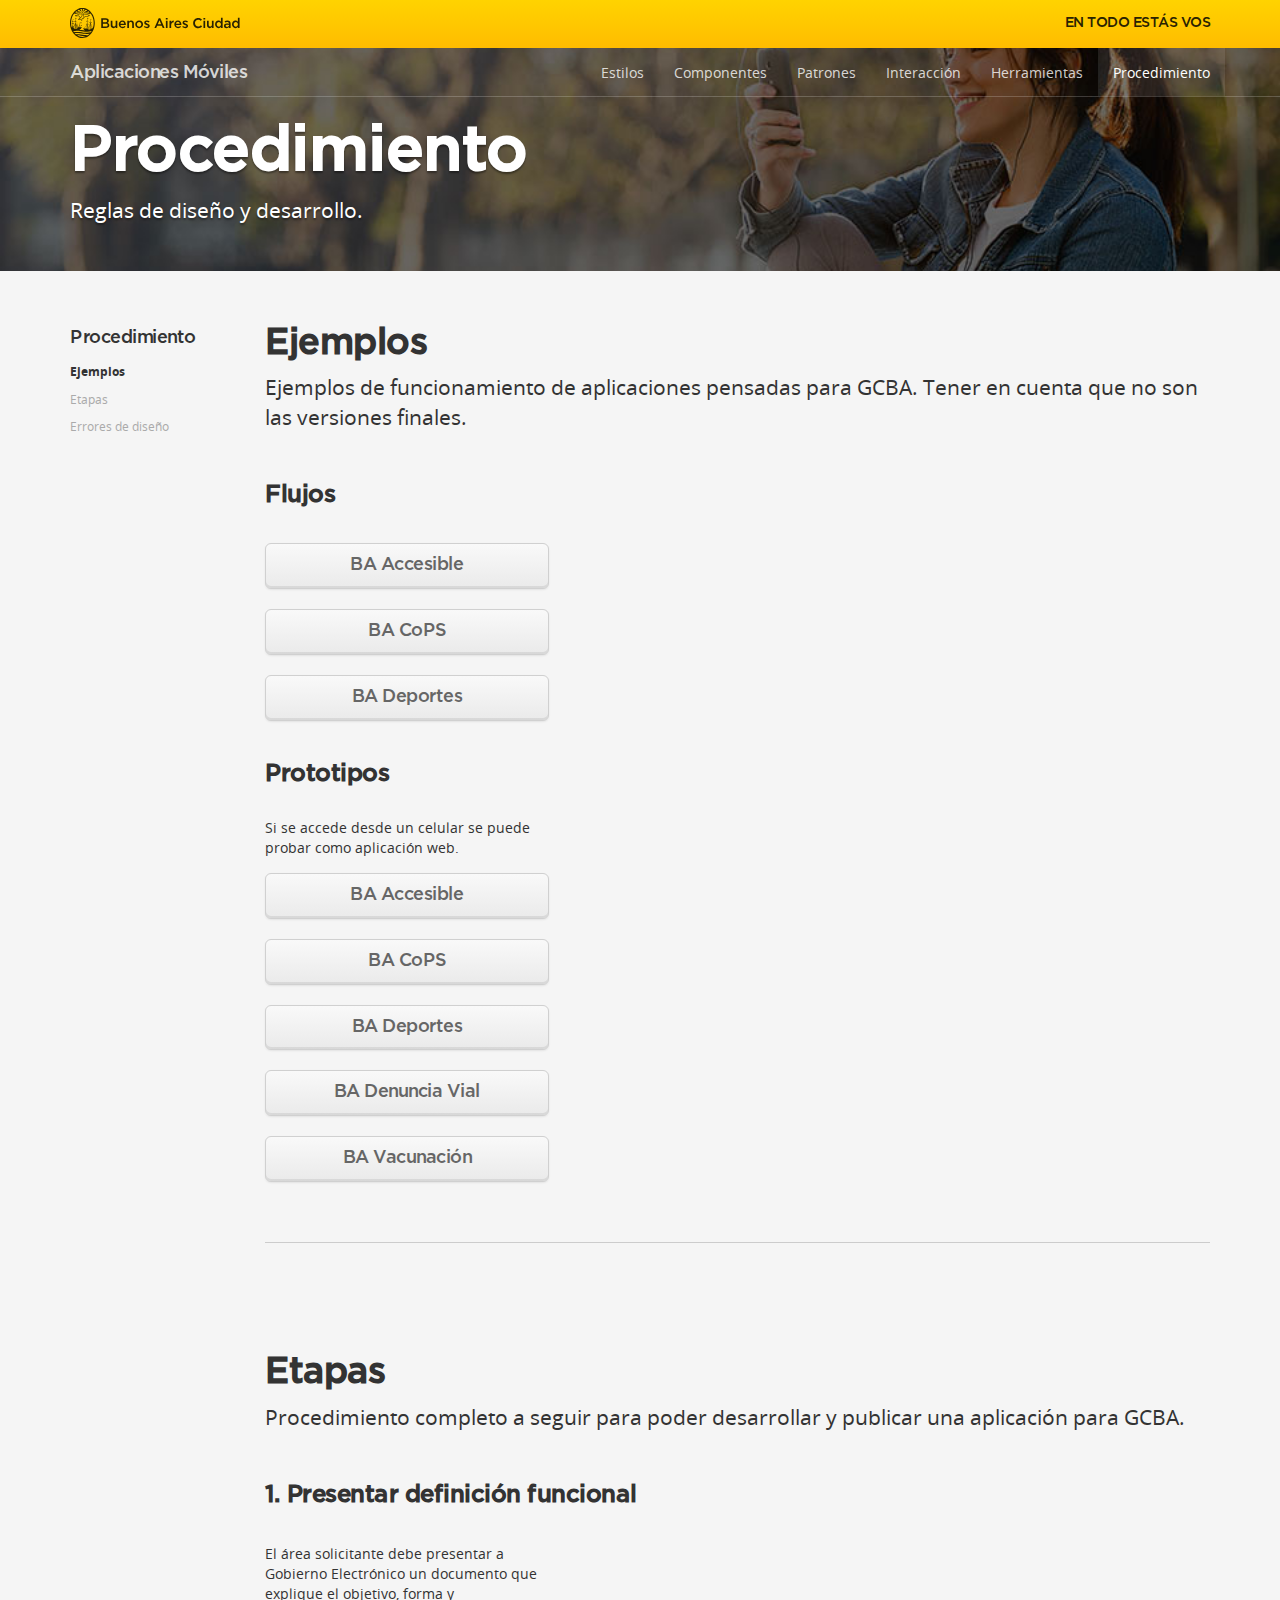
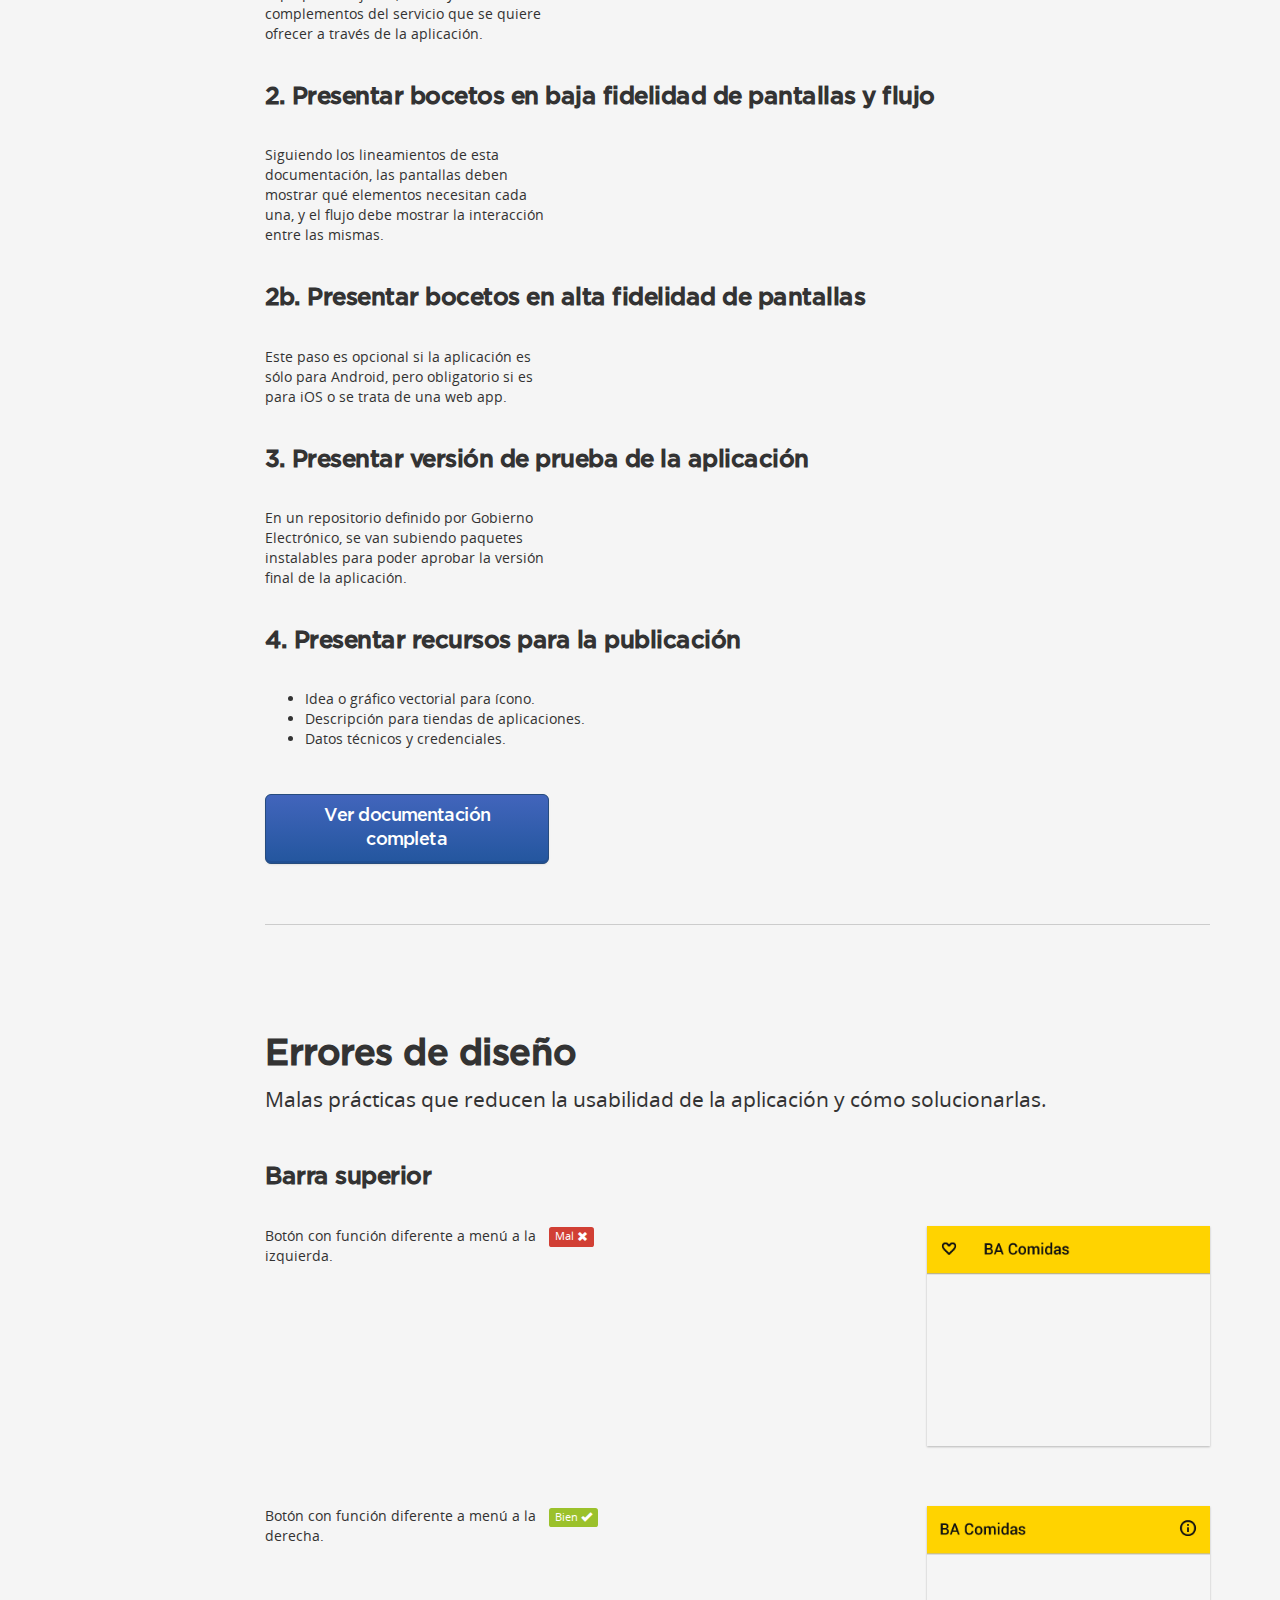
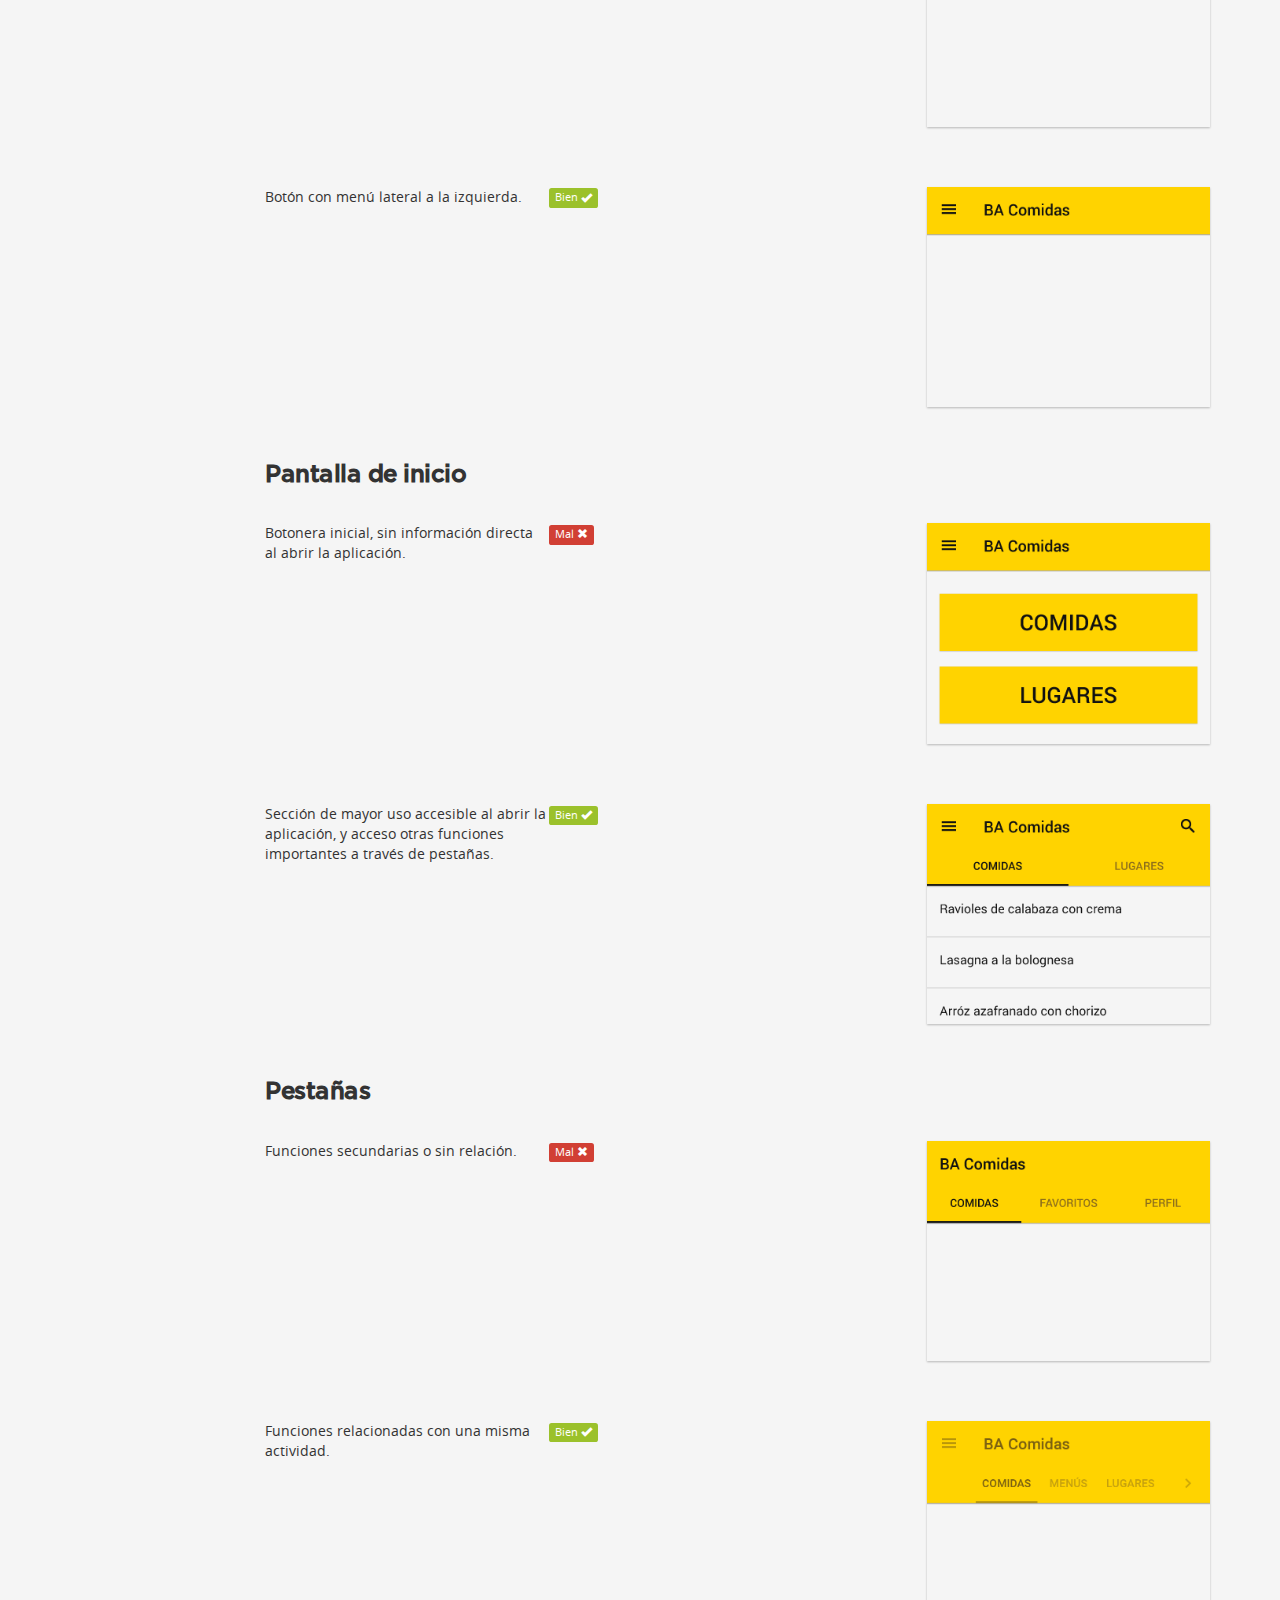
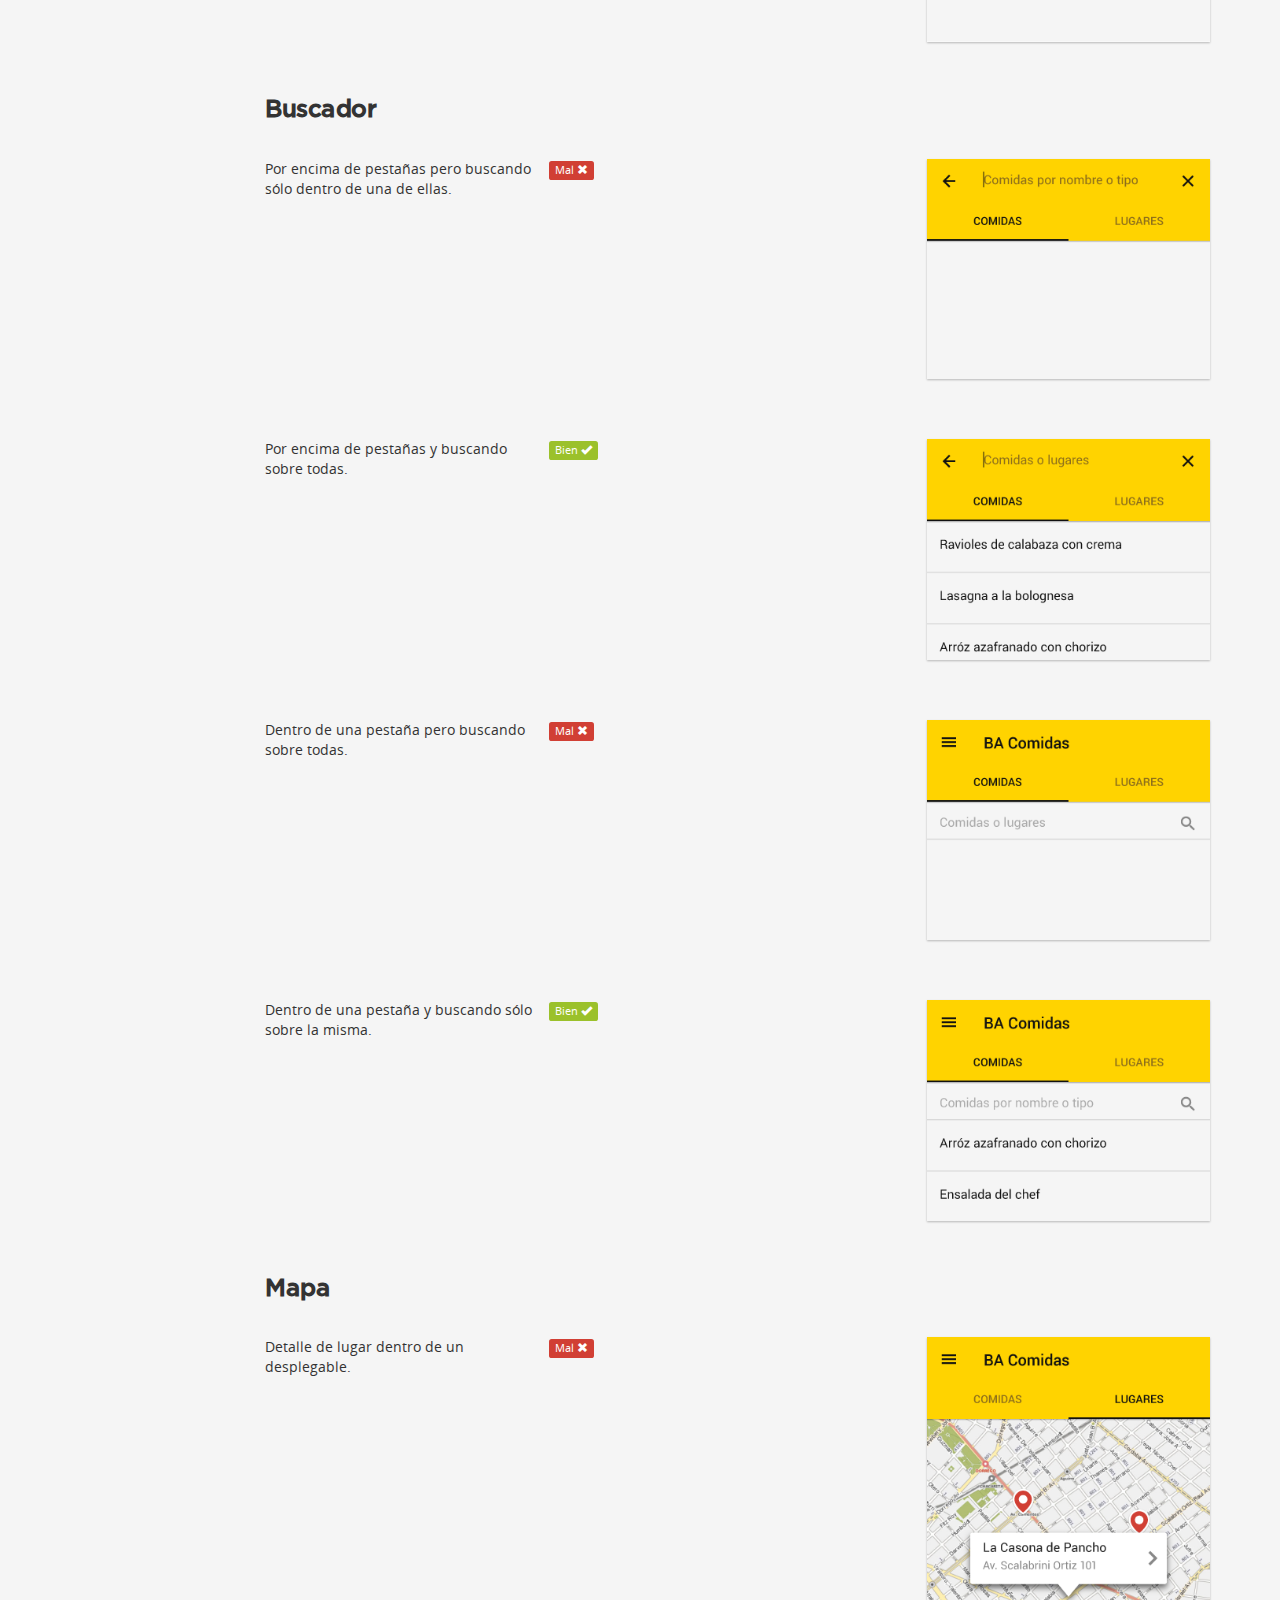
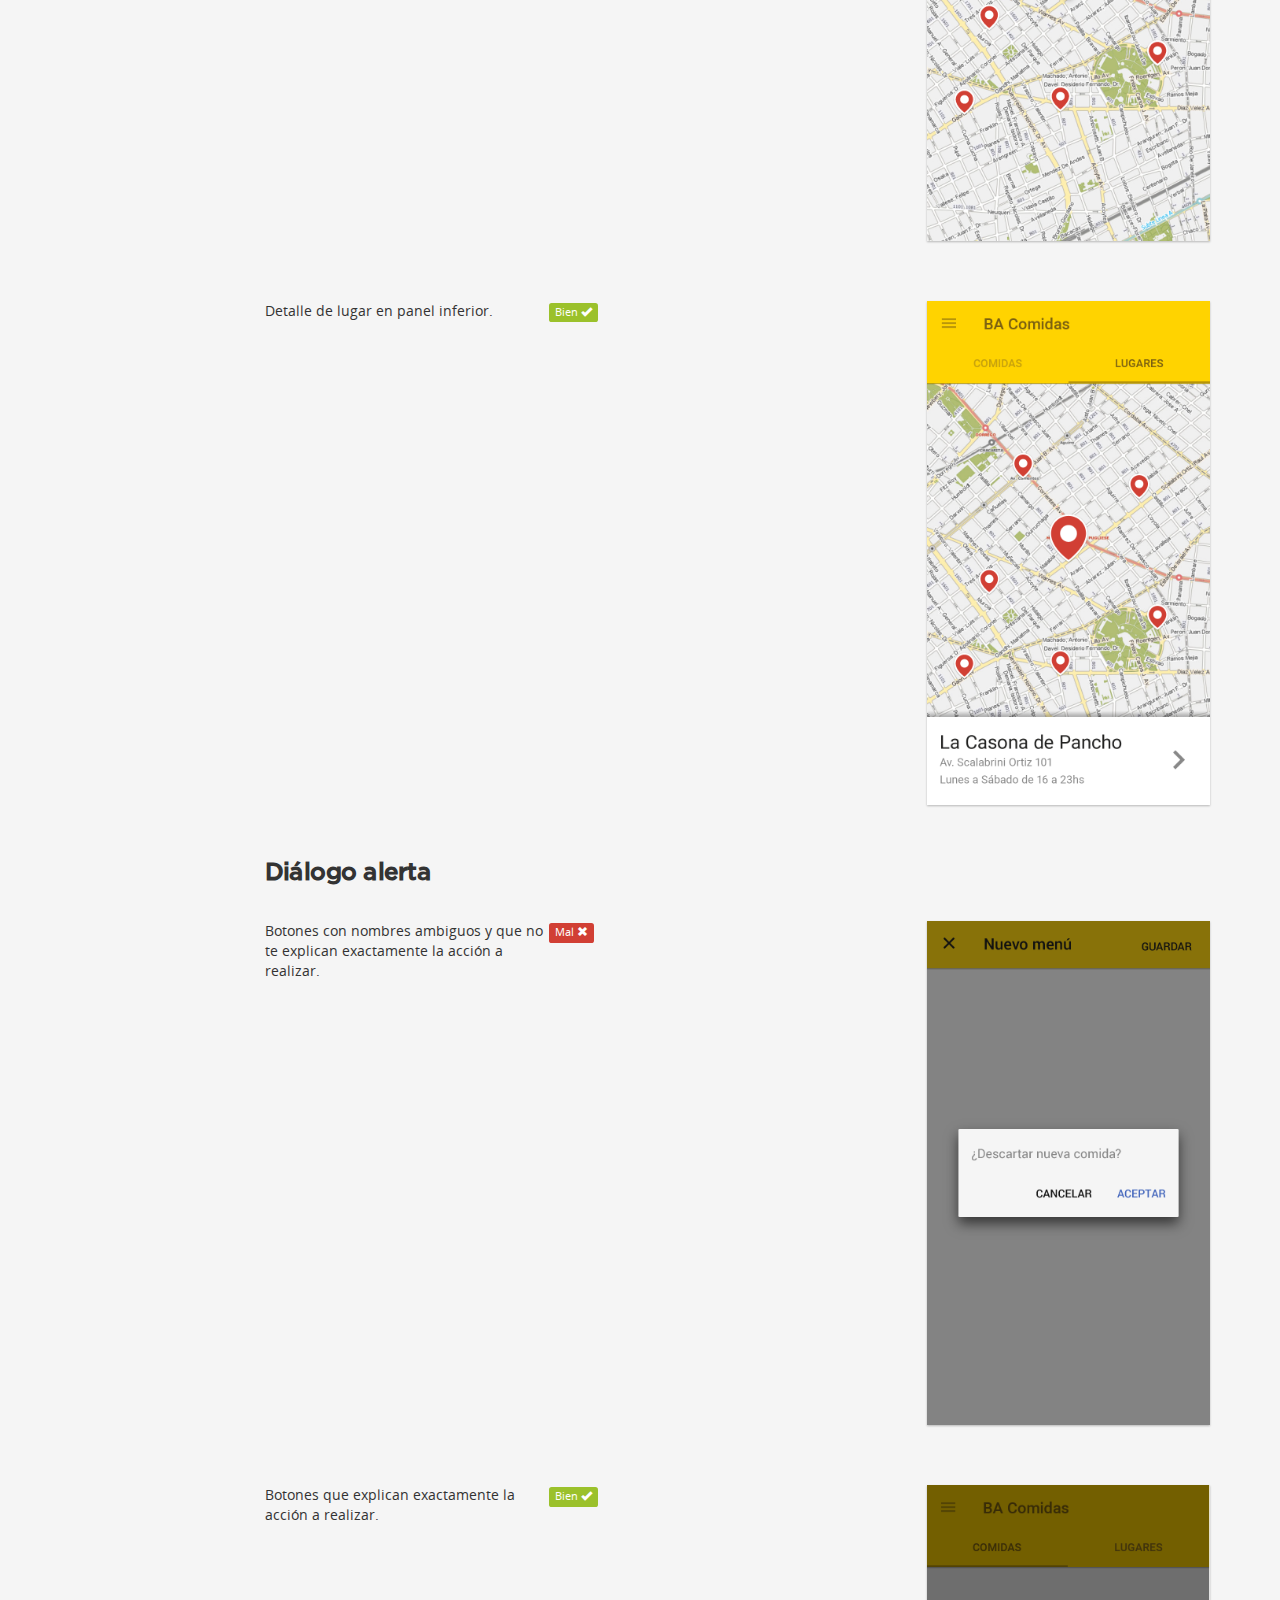
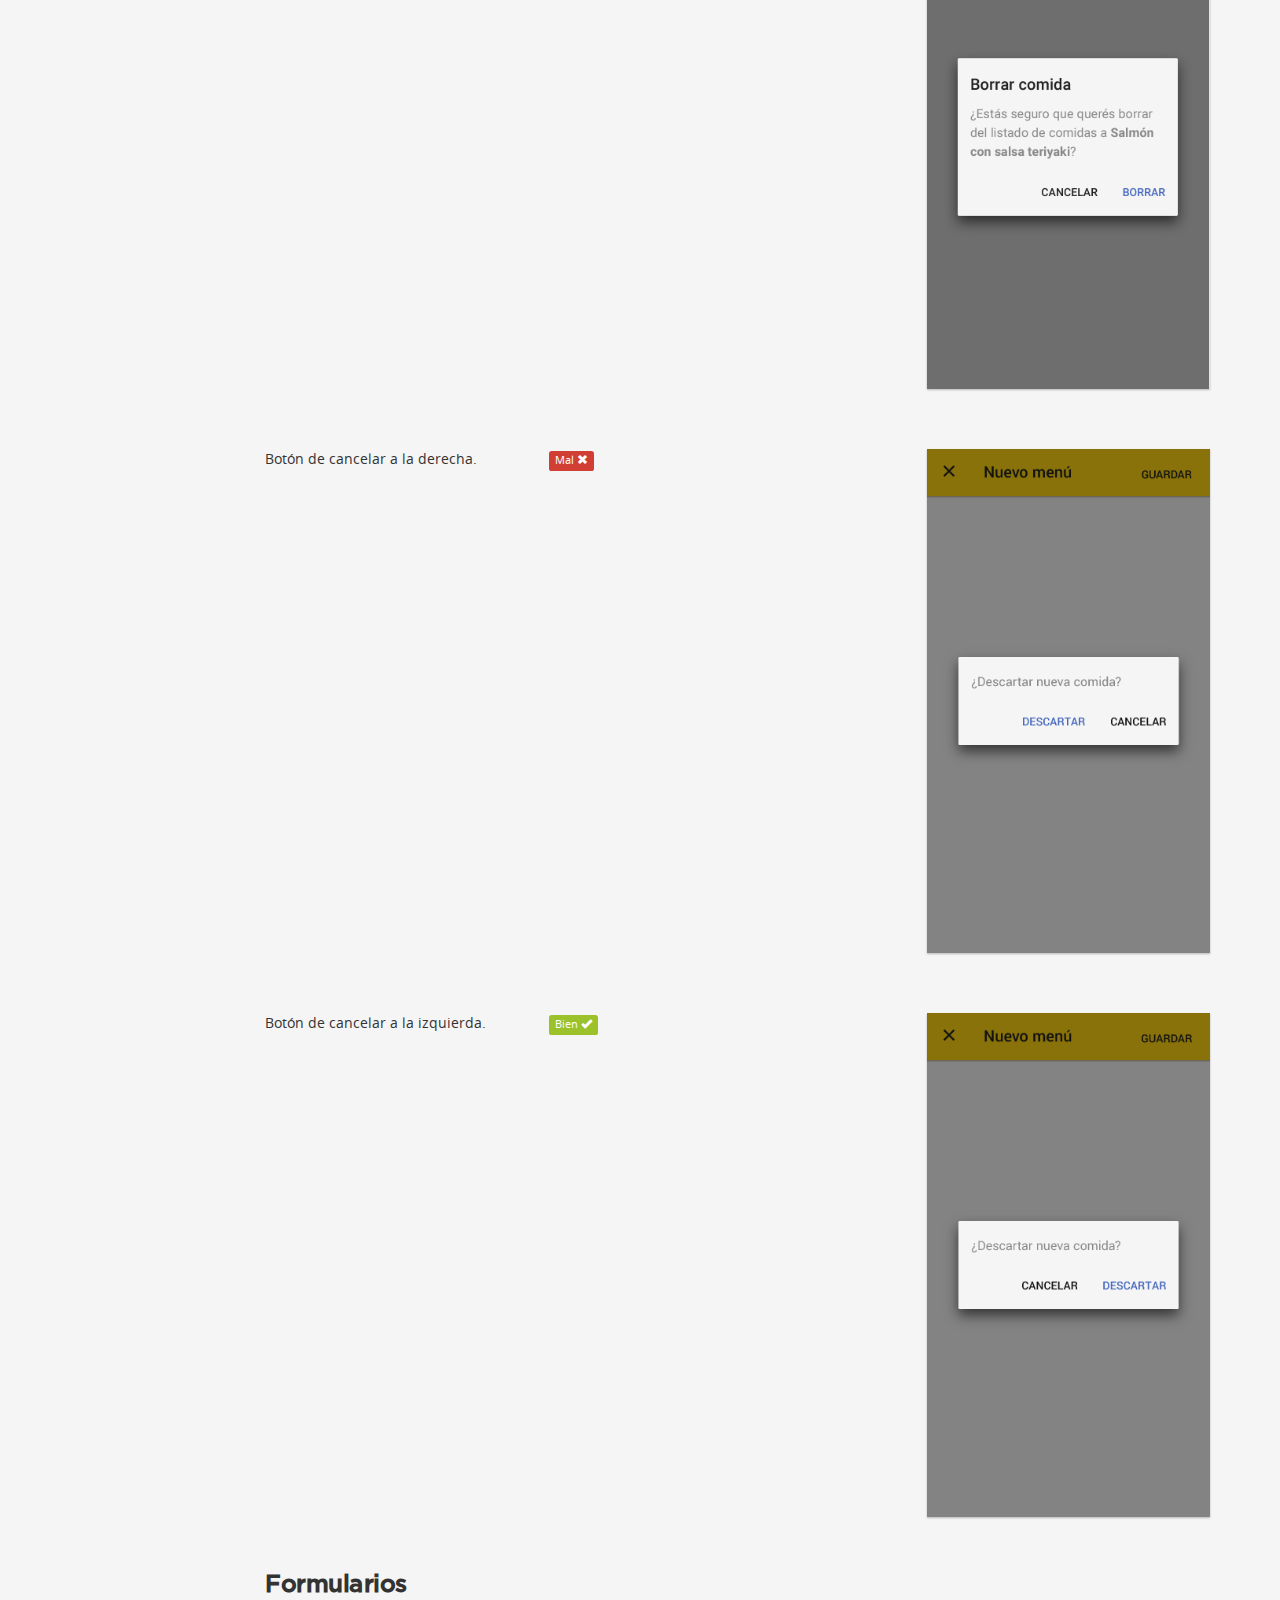
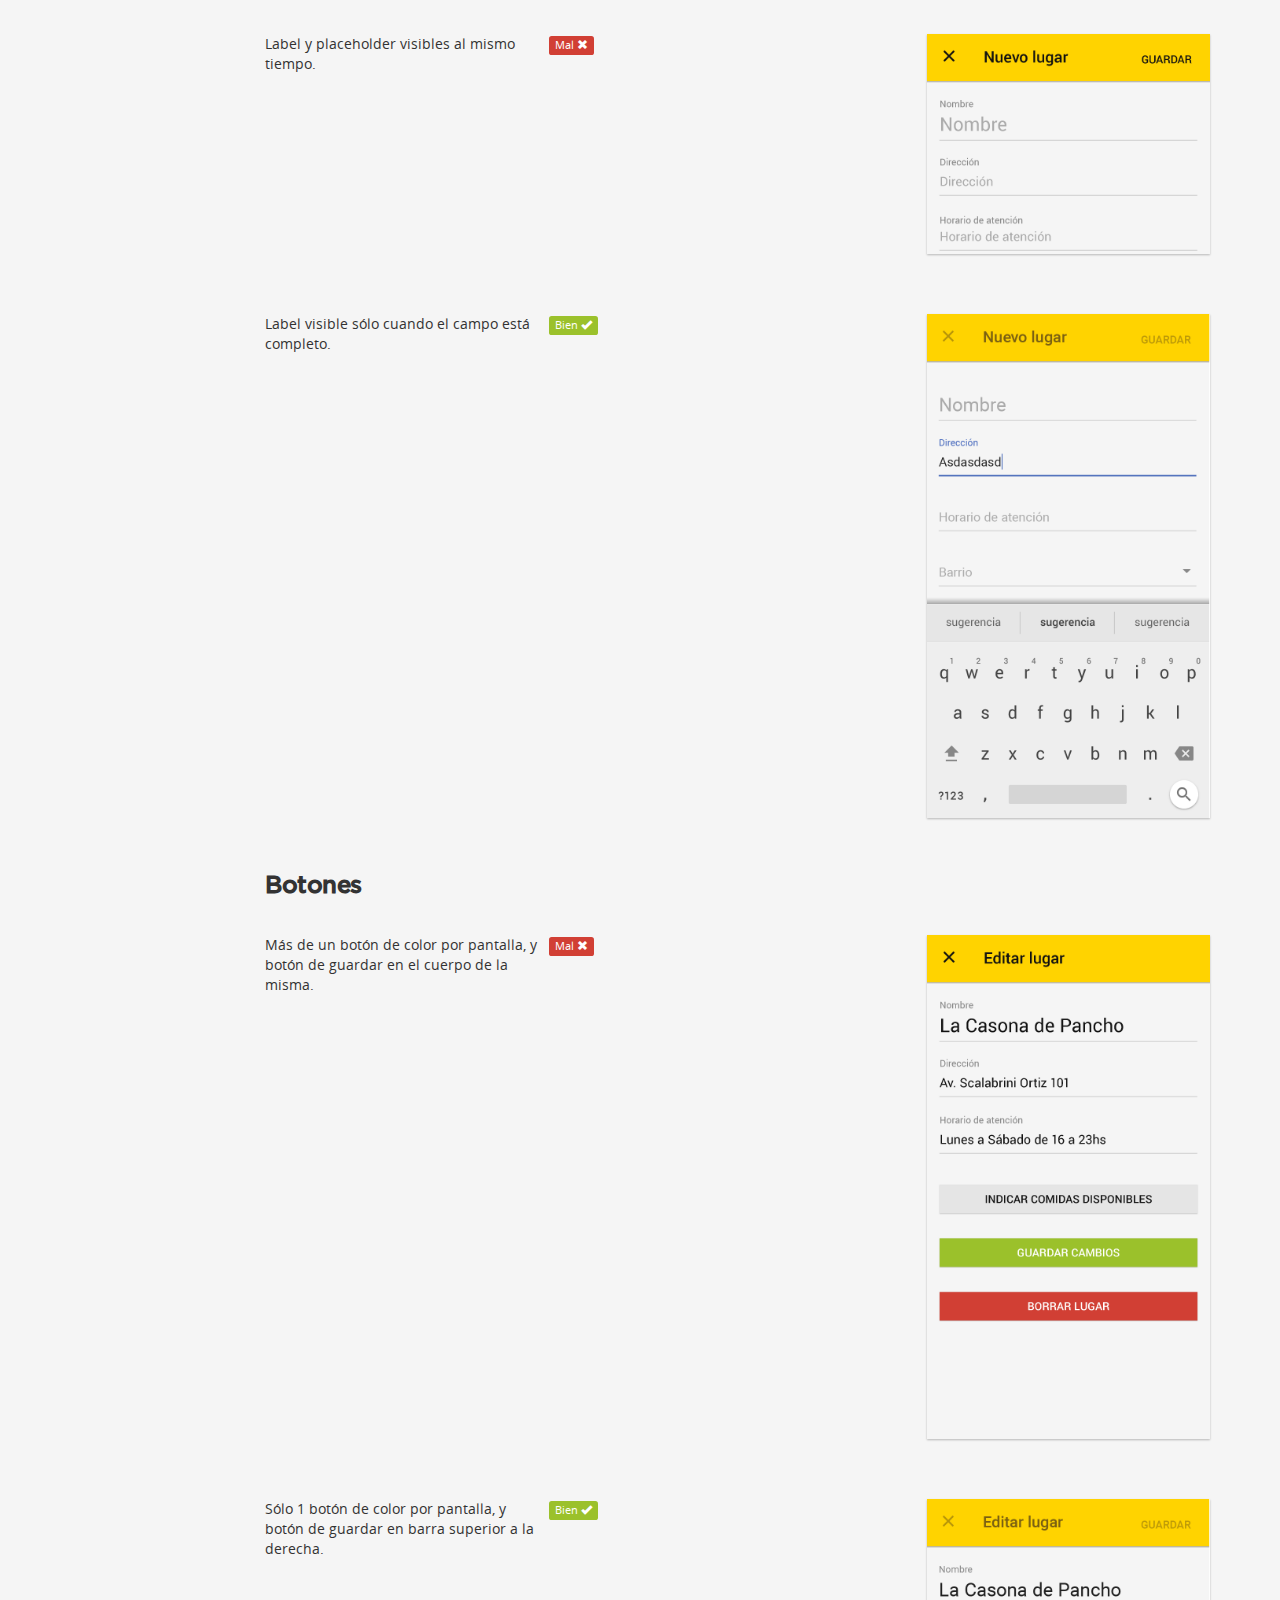
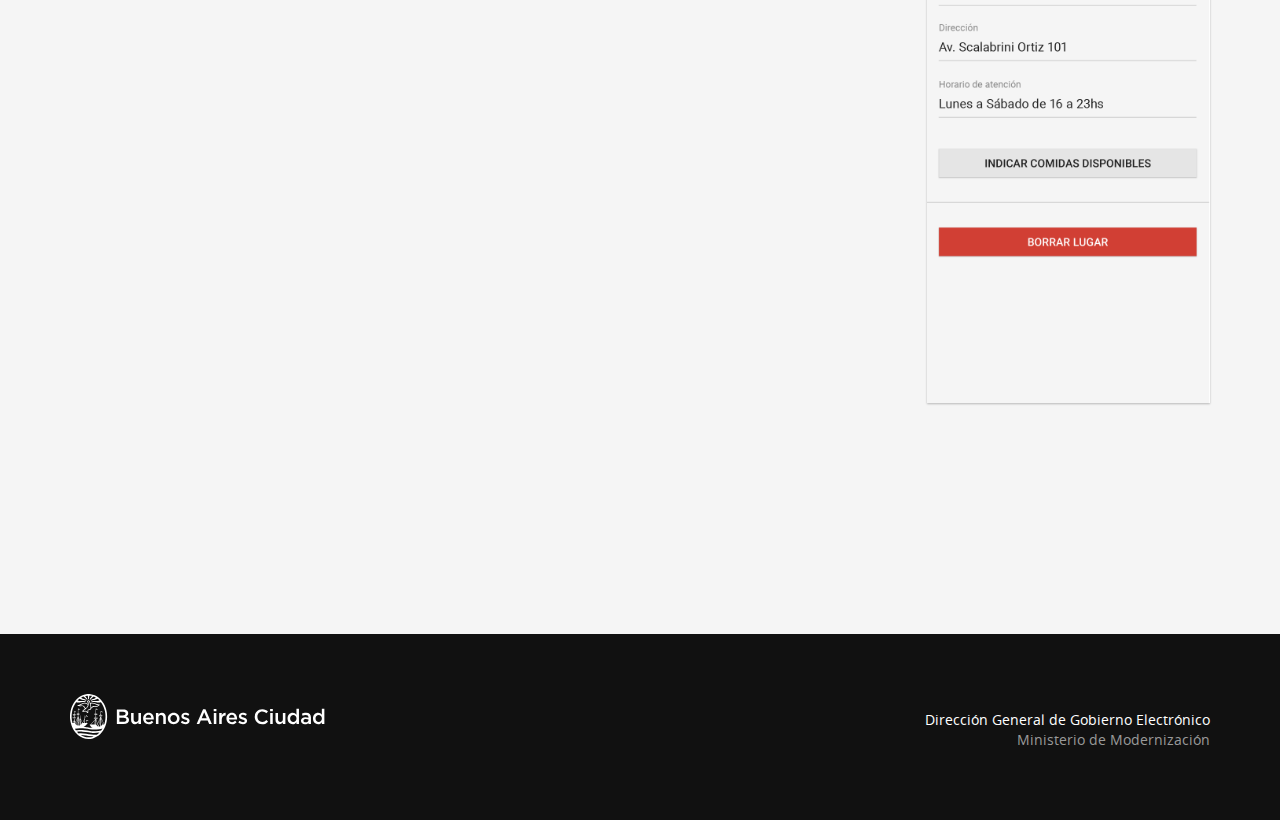
<file: procedimiento.html>
﻿<!DOCTYPE html>
<!--[if lt IE 7]><html lang="es" class="lt-ie10 lt-ie9 lt-ie8 lt-ie7"><![endif]-->
<!--[if IE 7]><html lang="es" class="lt-ie10 lt-ie9 lt-ie8"><![endif]-->
<!--[if IE 8]><html lang="es" class="lt-ie10 lt-ie9"> <![endif]-->
<!--[if IE 9]><html lang="es" class="lt-ie10"> <![endif]-->
<!--[if gt IE 9]><!--> <html lang="es"> <!--<![endif]-->
<head>
  <meta charset="utf-8">
  <meta http-equiv="X-UA-Compatible" content="IE=edge">
  <meta name="viewport" content="width=device-width, initial-scale=1">
  <meta name="description" content="Guías y herramientas para diseñar aplicaciones móviles del Gobierno de la Ciudad de Buenos Aires.">
  <meta name="author" content="Gobierno de la Ciudad de Buenos Aires">
  <title>Procedimiento > Aplicaciones Móviles GCBA</title>
  <link rel="shortcut icon" href="bastrap3/favicon.ico">
  <link rel="apple-touch-icon-precomposed" href="bastrap3/favicon-mobile.png">
  <link rel="stylesheet" href="bastrap3/bootstrap.min.css">
  <link rel="stylesheet" href="bastrap3/bastrap.css">
  <link rel="stylesheet" href="docs/docs.css">
  <!--[if lt IE 9]>
    <script src="https://oss.maxcdn.com/html5shiv/3.7.2/html5shiv.min.js"></script>
    <script src="https://oss.maxcdn.com/respond/1.4.2/respond.min.js"></script>
  <![endif]-->
</head>

<body role="document" data-spy="scroll" data-target="#affix-nav" class="bg-white-1">

<a id="ejemplos" class="anchor anchor-first"></a>

<header class="navbar navbar-primary navbar-top">
  <div class="container">
    <div class="row">
      <div class="col-md-6 col-sm-6">
        <a class="navbar-brand bac-header" href="index.html"></a>
      </div>
      <div class="col-md-6 col-sm-6">
        <h5 class="sub-brand">En todo estás vos</h5>
      </div>
    </div>
  </div>
</header>

<div class="jumbotron jumbotron-small jumbotron-misc jumbotron-main">

  <nav class="navbar navbar-default" role="navigation">
    <div class="container">
      <div class="row">
        <div class="navbar-header">
          <button type="button" class="navbar-toggle" data-toggle="collapse" data-target="#main-nav">
            <span class="sr-only">Cambiar navegación</span>
            <span class="icon-bar"></span>
            <span class="icon-bar"></span>
            <span class="icon-bar"></span>
          </button>
          <a class="navbar-brand" href="index.html">Aplicaciones Móviles</a>
        </div>
        <div class="collapse navbar-collapse" id="main-nav">
          <ul class="nav navbar-nav navbar-right">
            <li><a href="estilos.html">Estilos</a></li>
            <li><a href="componentes.html">Componentes</a></li>
            <li><a href="patrones.html">Patrones</a></li>
            <li><a href="interaccion.html">Interacción</a></li>
            <li><a href="herramientas.html">Herramientas</a></li>
            <li class="active"><a href="procedimiento.html">Procedimiento</a></li>
          </ul>
        </div>
      </div>
    </div>
  </nav>

  <div class="container">
    <div class="row">
      <div class="col-md-12">
        <h1>Procedimiento</h1>
        <p class="lead">Reglas de diseño y desarrollo.</p>
      </div>
    </div>
  </div>
</div>

<main class="main-container" role="main">
<div class="container">
<div class="row">

<nav class="sidebar col-md-2" role="sidebar">
  <ul class="nav sidenav affix-top" id="affix-nav" data-spy="affix" data-offset-top="286">
      <li><h4><a href="#ejemplos">Procedimiento</a></h4>
        <ul class="nav">
          <li><a href="#ejemplos">Ejemplos</a></li>
          <li><a href="#etapas">Etapas</a></li>
          <li><a href="#errores">Errores de diseño</a></li>
        </ul>
      </li>
  </ul>
</nav>

<div class="col-md-10" role="main">

<!-- Flujos -->

<div class="panel-docs">
  <h2 class="h1">Ejemplos</h2>
  <p class="lead">Ejemplos de funcionamiento de aplicaciones pensadas para GCBA. Tener en cuenta que no son las versiones finales.</p>
  <h3>Flujos</h3>
  <div>
    <p>
      <a class="btn btn-default btn-lg" href="files/flows/accesible-flow.pdf" target="_blank">BA Accesible</a><br />
      <a class="btn btn-default btn-lg" href="files/flows/cops-flow.pdf" target="_blank">BA CoPS</a><br />
      <a class="btn btn-default btn-lg" href="files/flows/deportes-flow.pdf" target="_blank">BA Deportes</a>
    </p>
  </div>
  <h3>Prototipos</h3>
  <p>Si se accede desde un celular se puede probar como aplicación web.</p>
  <div>
    <p>
      <a class="btn btn-default btn-lg" href="http://marvl.in/b7j6jj" target="_blank">BA Accesible</a><br />
      <a class="btn btn-default btn-lg" href="http://marvl.in/4fchaf" target="_blank">BA CoPS</a><br />
      <a class="btn btn-default btn-lg" href="http://marvl.in/c8j2ee" target="_blank">BA Deportes</a><br />
      <a class="btn btn-default btn-lg" href="http://marvl.in/43fe33" target="_blank">BA Denuncia Vial</a><br />
      <a class="btn btn-default btn-lg" href="http://marvl.in/43gacf" target="_blank">BA Vacunación</a>
    </p>
  </div>
</div>

<!-- Etapas -->

<div class="panel-docs">
<a id="etapas" class="anchor"></a>
  <h2 class="h1">Etapas</h2>
  <p class="lead">Procedimiento completo a seguir para poder desarrollar y publicar una aplicación para GCBA.</p>
  <h3>1. Presentar definición funcional</h3>
  <div>
    <p>El área solicitante debe presentar a Gobierno Electrónico un documento que explique el objetivo, forma y complementos del servicio que se quiere ofrecer a través de la aplicación.</p>
  </div>
  <h3>2. Presentar bocetos en baja fidelidad de pantallas y flujo</h3>
  <div>
    <p>Siguiendo los lineamientos de esta documentación, las pantallas deben mostrar qué elementos necesitan cada una, y el flujo debe mostrar la interacción entre las mismas.</p>
  </div>
  <h3>2b. Presentar bocetos en alta fidelidad de pantallas</h3>
  <div>
    <p>Este paso es opcional si la aplicación es sólo para Android, pero obligatorio si es para iOS o se trata de una web app.</p>
  </div>
  <h3>3. Presentar versión de prueba de la aplicación</h3>
  <div>
    <p>En un repositorio definido por Gobierno Electrónico, se van subiendo paquetes instalables para poder aprobar la versión final de la aplicación.</p>
  </div>
  <h3>4. Presentar recursos para la publicación</h3>
  <div>
    <ul>
      <li>Idea o gráfico vectorial para ícono.</li>
      <li>Descripción para tiendas de aplicaciones.</li>
      <li>Datos técnicos y credenciales.</li>
    </ul>
  </div>
  <div>
    <p>
      <a class="btn btn-blue btn-lg" href="https://docs.google.com/file/d/0B3cJIyGdmyQ-N2hmMGd2Y0JlU1FHTk0wb0xRM0d5X1hyMGc4/edit" target="_blank">Ver documentación completa</a>
    </p>
  </div>
</div>

<!-- Errores -->

<div class="panel-docs">
<a id="errores" class="anchor"></a>
  <h2 class="h1">Errores de diseño</h2>
  <p class="lead">Malas prácticas que reducen la usabilidad de la aplicación y cómo solucionarlas.</p>

  <h3>Barra superior</h3>
  <div>
    <p>Botón con función diferente a menú a la izquierda.</p>
    <img src="img/screens-no/b3-no.png" />
    <span class="label label-danger label-dos">Mal <span class="glyphicon glyphicon-remove"></span></span>
  </div>
  <div>
    <p>Botón con función diferente a menú a la derecha.</p>
    <img src="img/screens/b2.png" />
    <span class="label label-success label-dos">Bien <span class="glyphicon glyphicon-ok"></span></span>
  </div>
  <div>
    <p>Botón con menú lateral a la izquierda.</p>
    <img src="img/screens/b1.png" />
    <span class="label label-success label-dos">Bien <span class="glyphicon glyphicon-ok"></span></span>
  </div>

  <h3>Pantalla de inicio</h3>
  <div>
    <p>Botonera inicial, sin información directa  al abrir la aplicación.</p>
    <img src="img/screens-no/c4-no.png" />
    <span class="label label-danger label-dos">Mal <span class="glyphicon glyphicon-remove"></span></span>
  </div>
  <div>
    <p>Sección de mayor uso accesible al abrir la aplicación, y acceso otras funciones importantes a través de pestañas.</p>
    <img src="img/screens/d1.png" />
    <span class="label label-success label-dos">Bien <span class="glyphicon glyphicon-ok"></span></span>
  </div>

  <h3>Pestañas</h3>
  <div>
    <p>Funciones secundarias o sin relación.</p>
    <img src="img/screens-no/c5-no.png" />
    <span class="label label-danger label-dos">Mal <span class="glyphicon glyphicon-remove"></span></span>
  </div>
  <div>
    <p>Funciones relacionadas con una misma actividad.</p>
    <img src="img/screens/c2.png" />
    <span class="label label-success label-dos">Bien <span class="glyphicon glyphicon-ok"></span></span>
  </div>

  <h3>Buscador</h3>
  <div>
    <p>Por encima de pestañas pero buscando sólo dentro de una de ellas.</p>
    <img src="img/screens-no/d6-no.png" />
    <span class="label label-danger label-dos">Mal <span class="glyphicon glyphicon-remove"></span></span>
  </div>
  <div>
    <p>Por encima de pestañas y buscando sobre todas.</p>
    <img src="img/screens/d2.png" />
    <span class="label label-success label-dos">Bien <span class="glyphicon glyphicon-ok"></span></span>
  </div>
  <div>
    <p>Dentro de una pestaña pero buscando sobre todas.</p>
    <img src="img/screens-no/d7-no.png" />
    <span class="label label-danger label-dos">Mal <span class="glyphicon glyphicon-remove"></span></span>
  </div>
  <div>
    <p>Dentro de una pestaña y buscando sólo sobre la misma.</p>
    <img src="img/screens/d4.png" />
    <span class="label label-success label-dos">Bien <span class="glyphicon glyphicon-ok"></span></span>
  </div>

  <h3>Mapa</h3>
  <div>
    <p>Detalle de lugar dentro de un desplegable.</p>
    <img src="img/screens-no/g3-no.png" />
    <span class="label label-danger label-dos">Mal <span class="glyphicon glyphicon-remove"></span></span>
  </div>
  <div>
    <p>Detalle de lugar en panel inferior.</p>
    <img src="img/screens/g2.png" />
    <span class="label label-success label-dos">Bien <span class="glyphicon glyphicon-ok"></span></span>
  </div>

  <h3>Diálogo alerta</h3>
  <div>
    <p>Botones con nombres ambiguos y que no te explican exactamente la acción a realizar.</p>
    <img src="img/screens-no/l4-no.png" />
    <span class="label label-danger label-dos">Mal <span class="glyphicon glyphicon-remove"></span></span>
  </div>
  <div>
    <p>Botones que explican exactamente la acción a realizar.</p>
    <img src="img/screens/l1.png" />
    <span class="label label-success label-dos">Bien <span class="glyphicon glyphicon-ok"></span></span>
  </div>
  <div>
    <p>Botón de cancelar a la derecha.</p>
    <img src="img/screens-no/l3-no.png" />
    <span class="label label-danger label-dos">Mal <span class="glyphicon glyphicon-remove"></span></span>
  </div>
  <div>
    <p>Botón de cancelar a la izquierda.</p>
    <img src="img/screens/l2.png" />
    <span class="label label-success label-dos">Bien <span class="glyphicon glyphicon-ok"></span></span>
  </div>

  <h3>Formularios</h3>
  <div>
    <p>Label y placeholder visibles al mismo tiempo.</p>
    <img src="img/screens-no/o5-no.png" />
    <span class="label label-danger label-dos">Mal <span class="glyphicon glyphicon-remove"></span></span>
  </div>
  <div>
    <p>Label visible sólo cuando el campo está completo.</p>
    <img src="img/screens/o1.png" />
    <span class="label label-success label-dos">Bien <span class="glyphicon glyphicon-ok"></span></span>
  </div>

  <h3>Botones</h3>
  <div>
    <p>Más de un botón de color por pantalla, y botón de guardar en el cuerpo de la misma.</p>
    <img src="img/screens-no/p4-no.png" />
    <span class="label label-danger label-dos">Mal <span class="glyphicon glyphicon-remove"></span></span>
  </div>
  <div>
    <p>Sólo 1 botón de color por pantalla, y botón de guardar en barra superior a la derecha.</p>
    <img src="img/screens/p3.png" />
    <span class="label label-success label-dos">Bien <span class="glyphicon glyphicon-ok"></span></span>
  </div>



</div>




</div> <!-- /container -->
</div>
</div>

</main>

<footer>
  <div class="footer">
    <div class="container">
      <div class="row">
        <div class="col-md-6 col-sm-6">
          <a class="navbar-brand bac-footer" href="http://www.buenosaires.gob.ar" target="_blank"></a>
        </div>
        <div class="col-md-6 col-sm-6">
          <div class="sub-brand">
            <p>Dirección General de Gobierno Electrónico<br />
            <span class="text-muted">Ministerio de Modernización</span></p>
          </div>
        </div>
      </div>
    </div>
  </div>
</footer>

<script src="bastrap3/jquery.min.js"></script>
<script src="bastrap3/bootstrap.min.js"></script>
<script src="docs/docs.js"></script>

<script>
  (function(i,s,o,g,r,a,m){i['GoogleAnalyticsObject']=r;i[r]=i[r]||function(){
  (i[r].q=i[r].q||[]).push(arguments)},i[r].l=1*new Date();a=s.createElement(o),
  m=s.getElementsByTagName(o)[0];a.async=1;a.src=g;m.parentNode.insertBefore(a,m)
  })(window,document,'script','//www.google-analytics.com/analytics.js','ga');

  ga('create', 'UA-17784640-34', 'auto');
  ga('send', 'pageview');

</script>

</body>
</html>
</file>
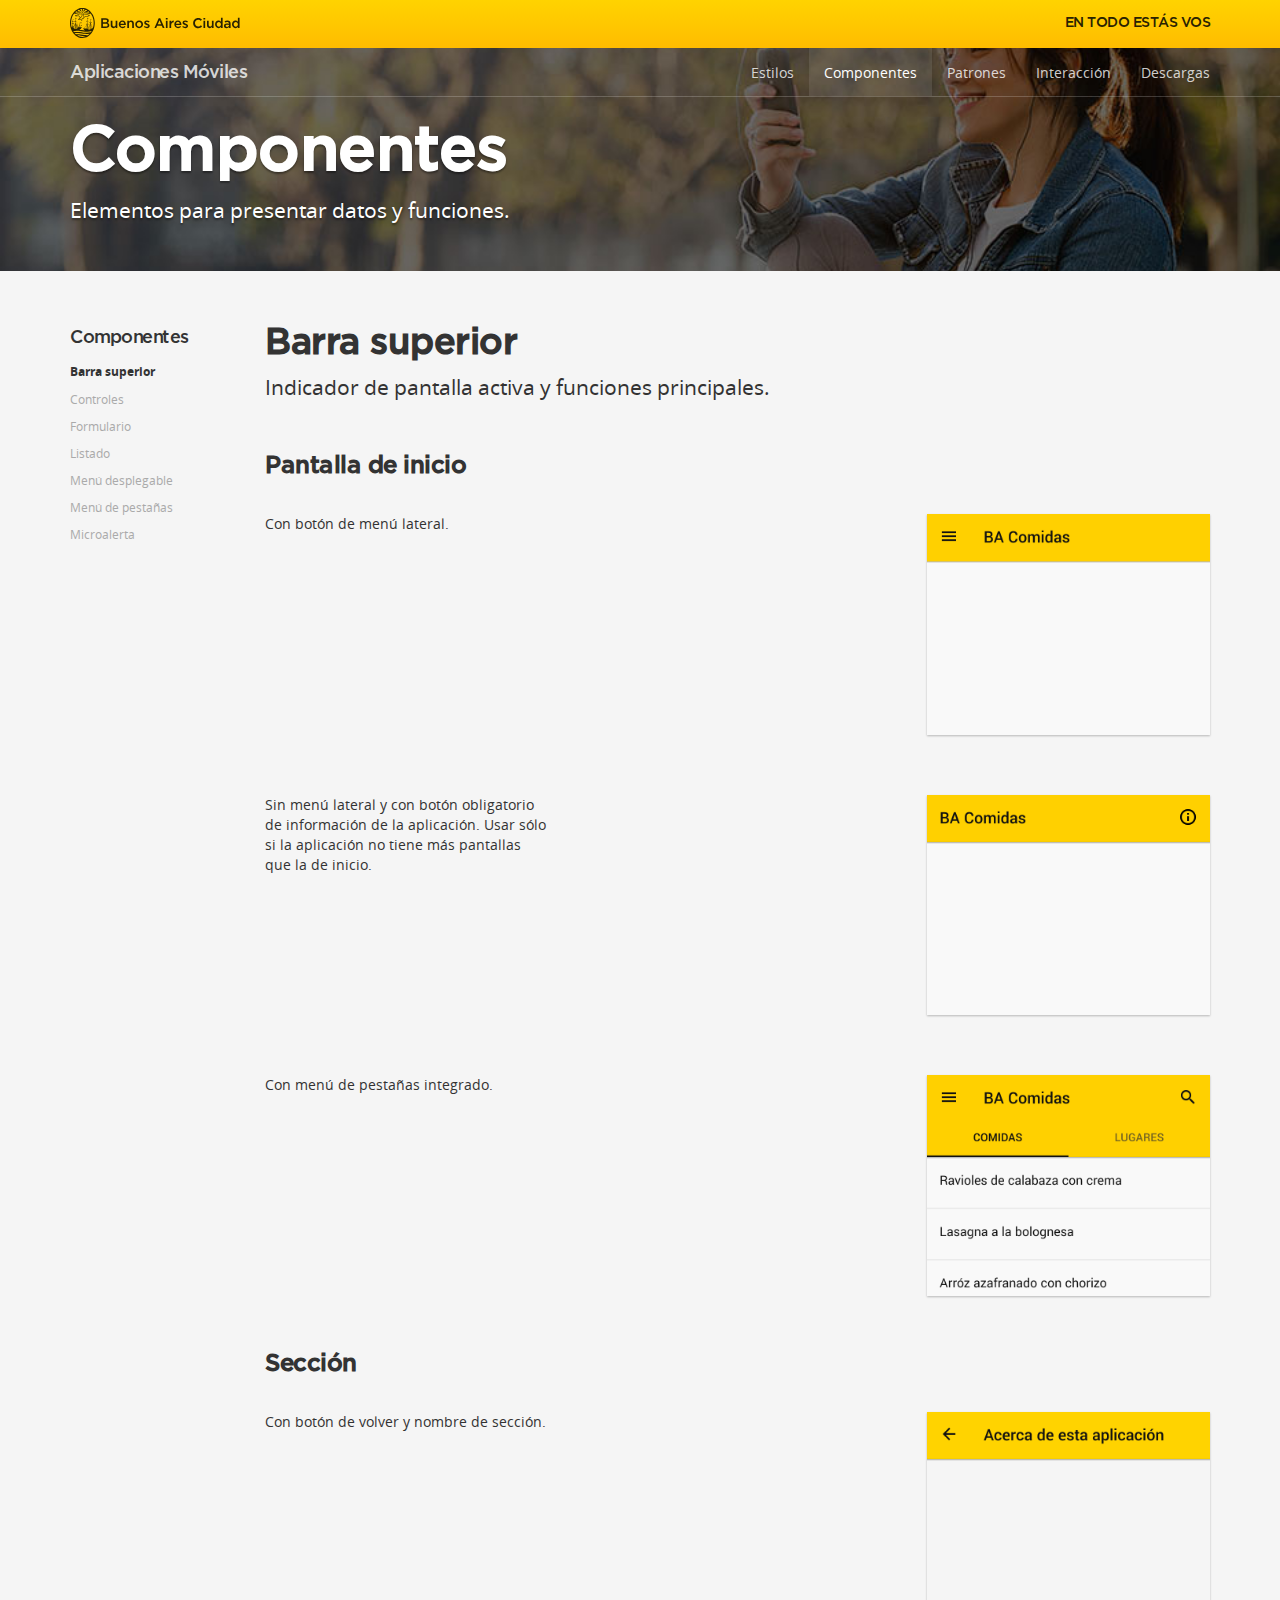
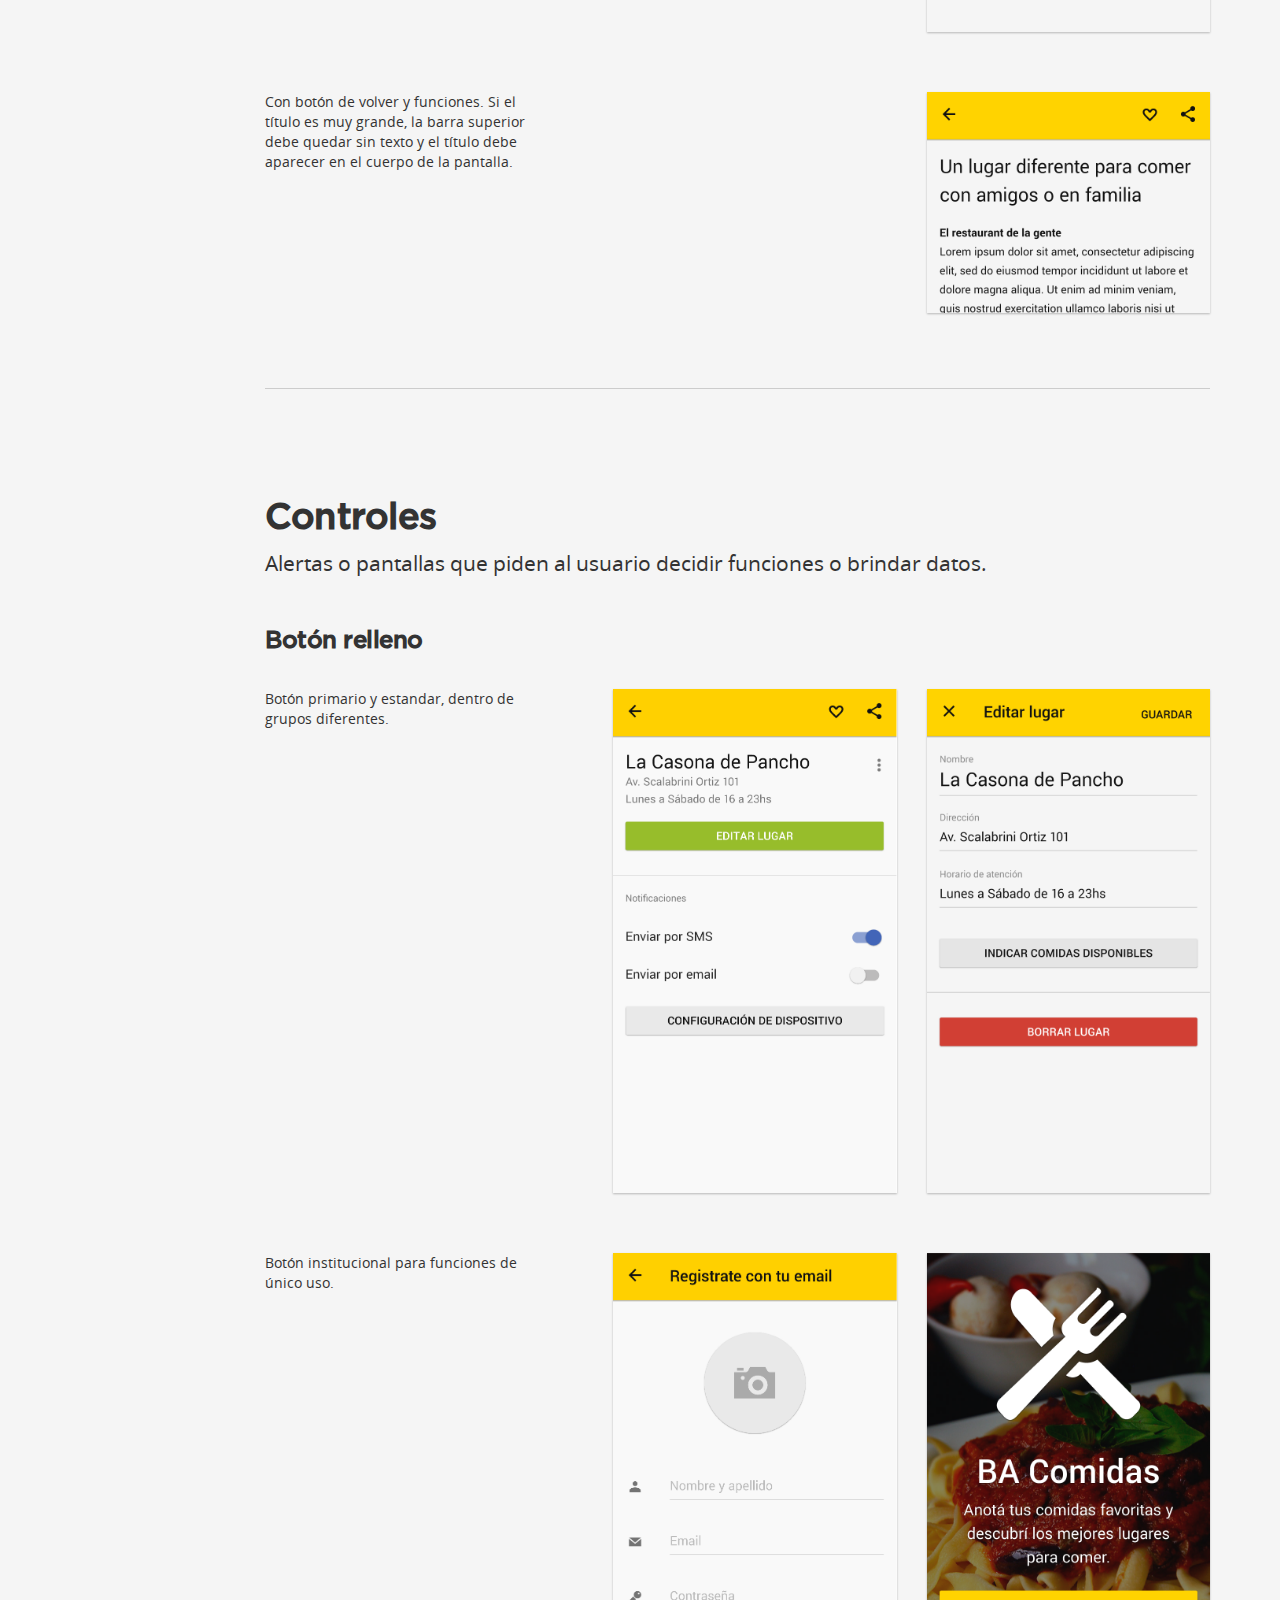
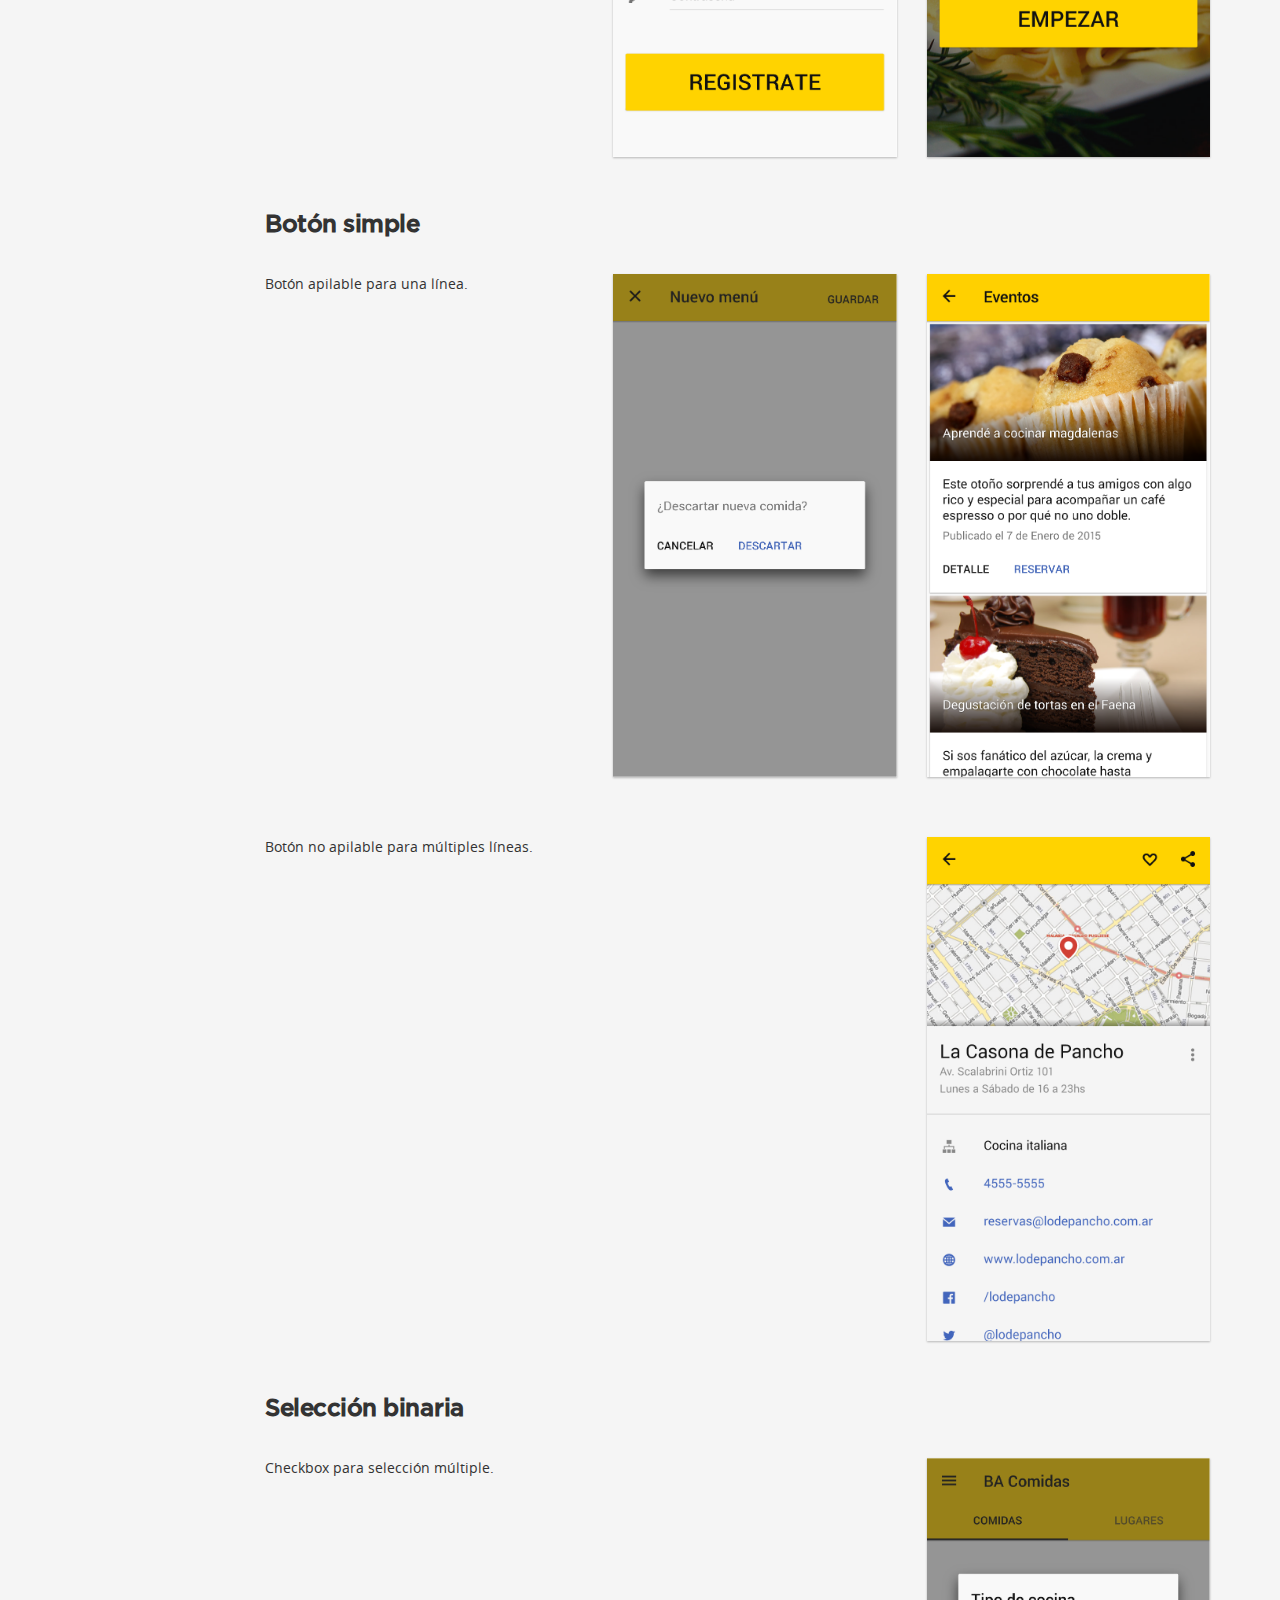
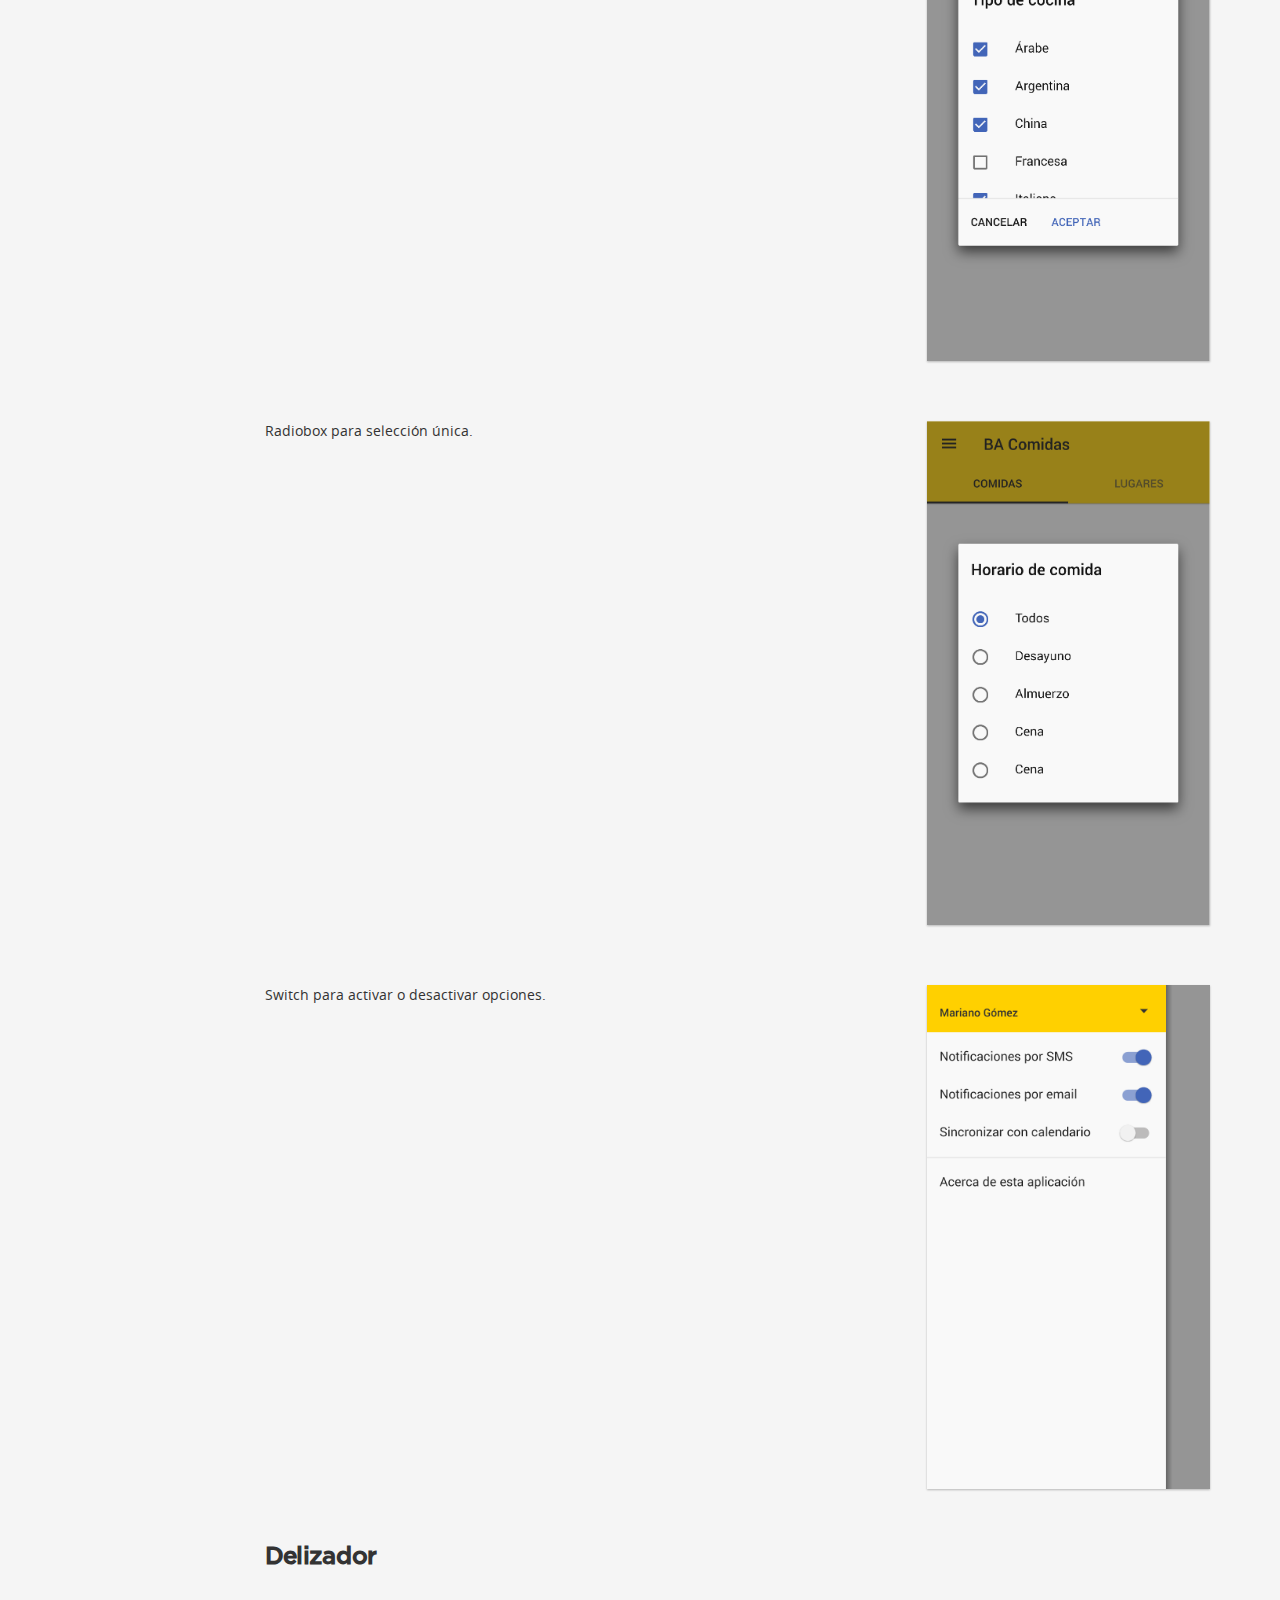
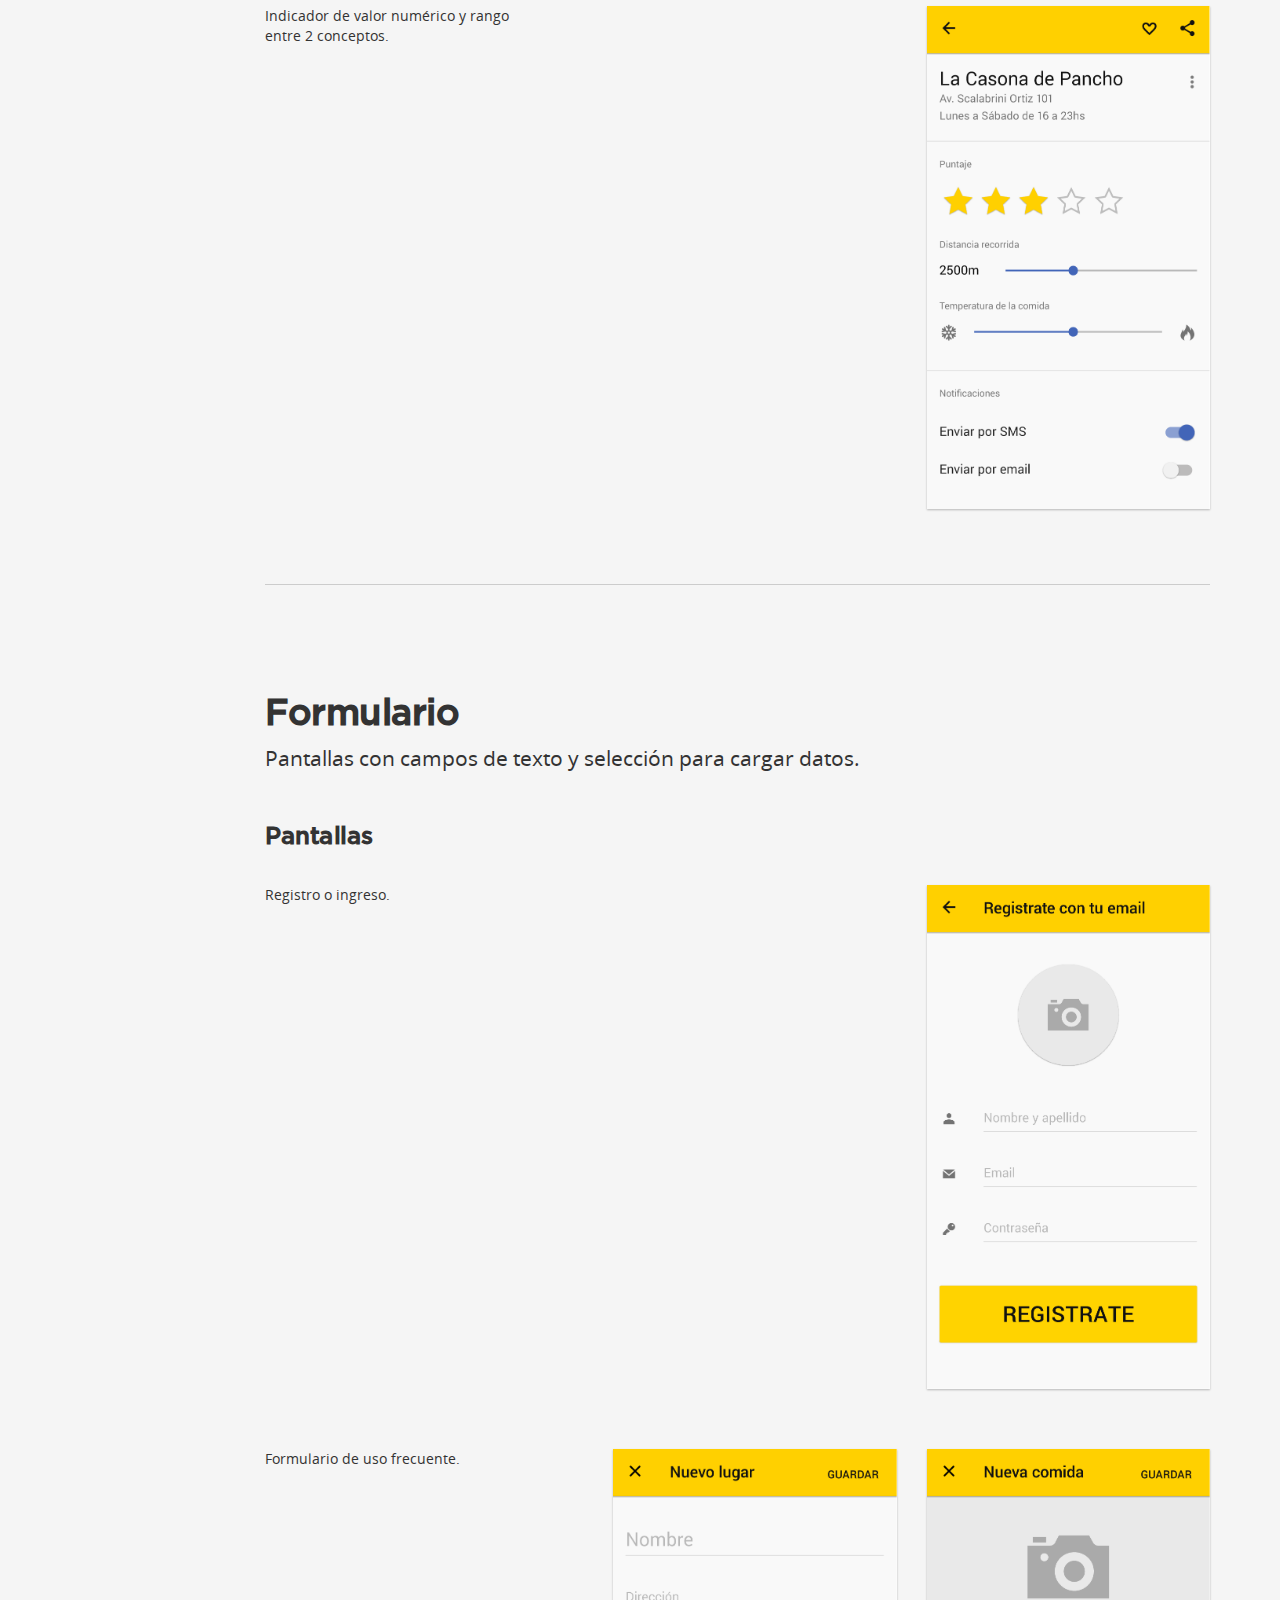
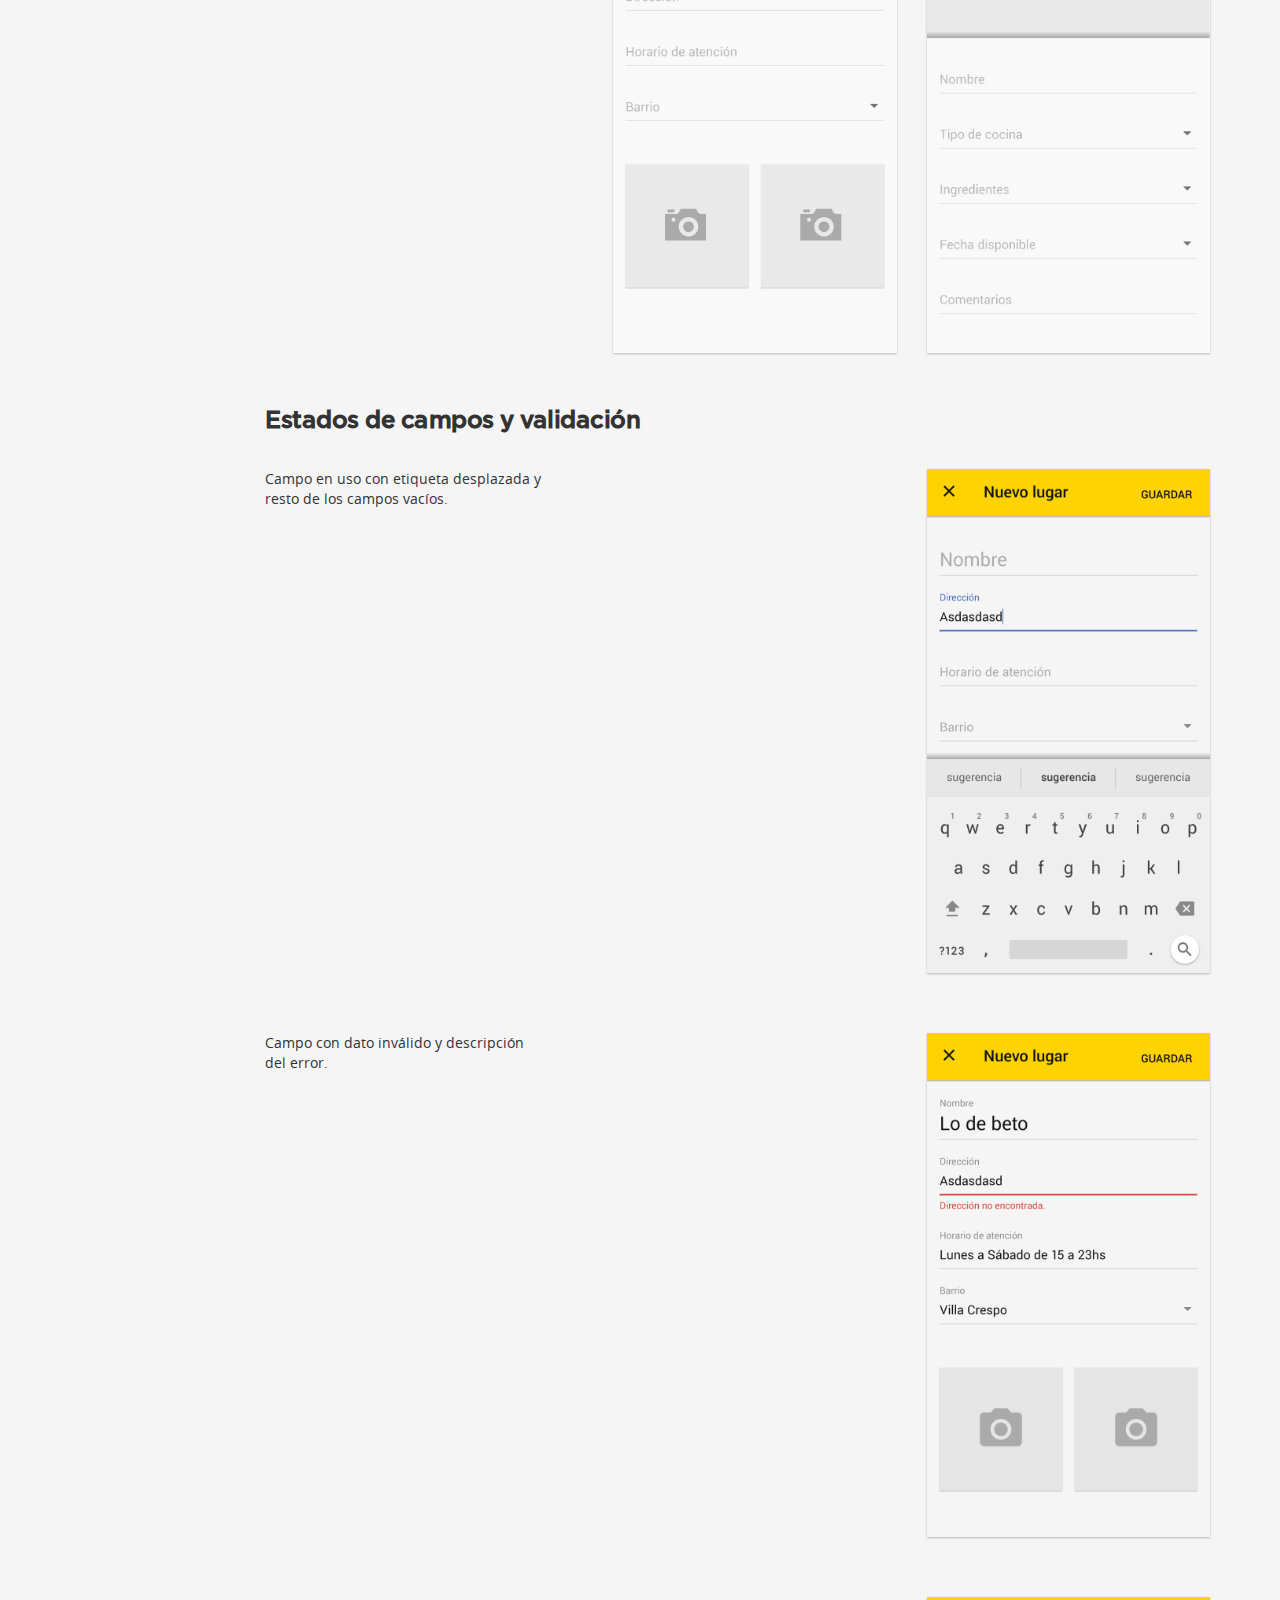
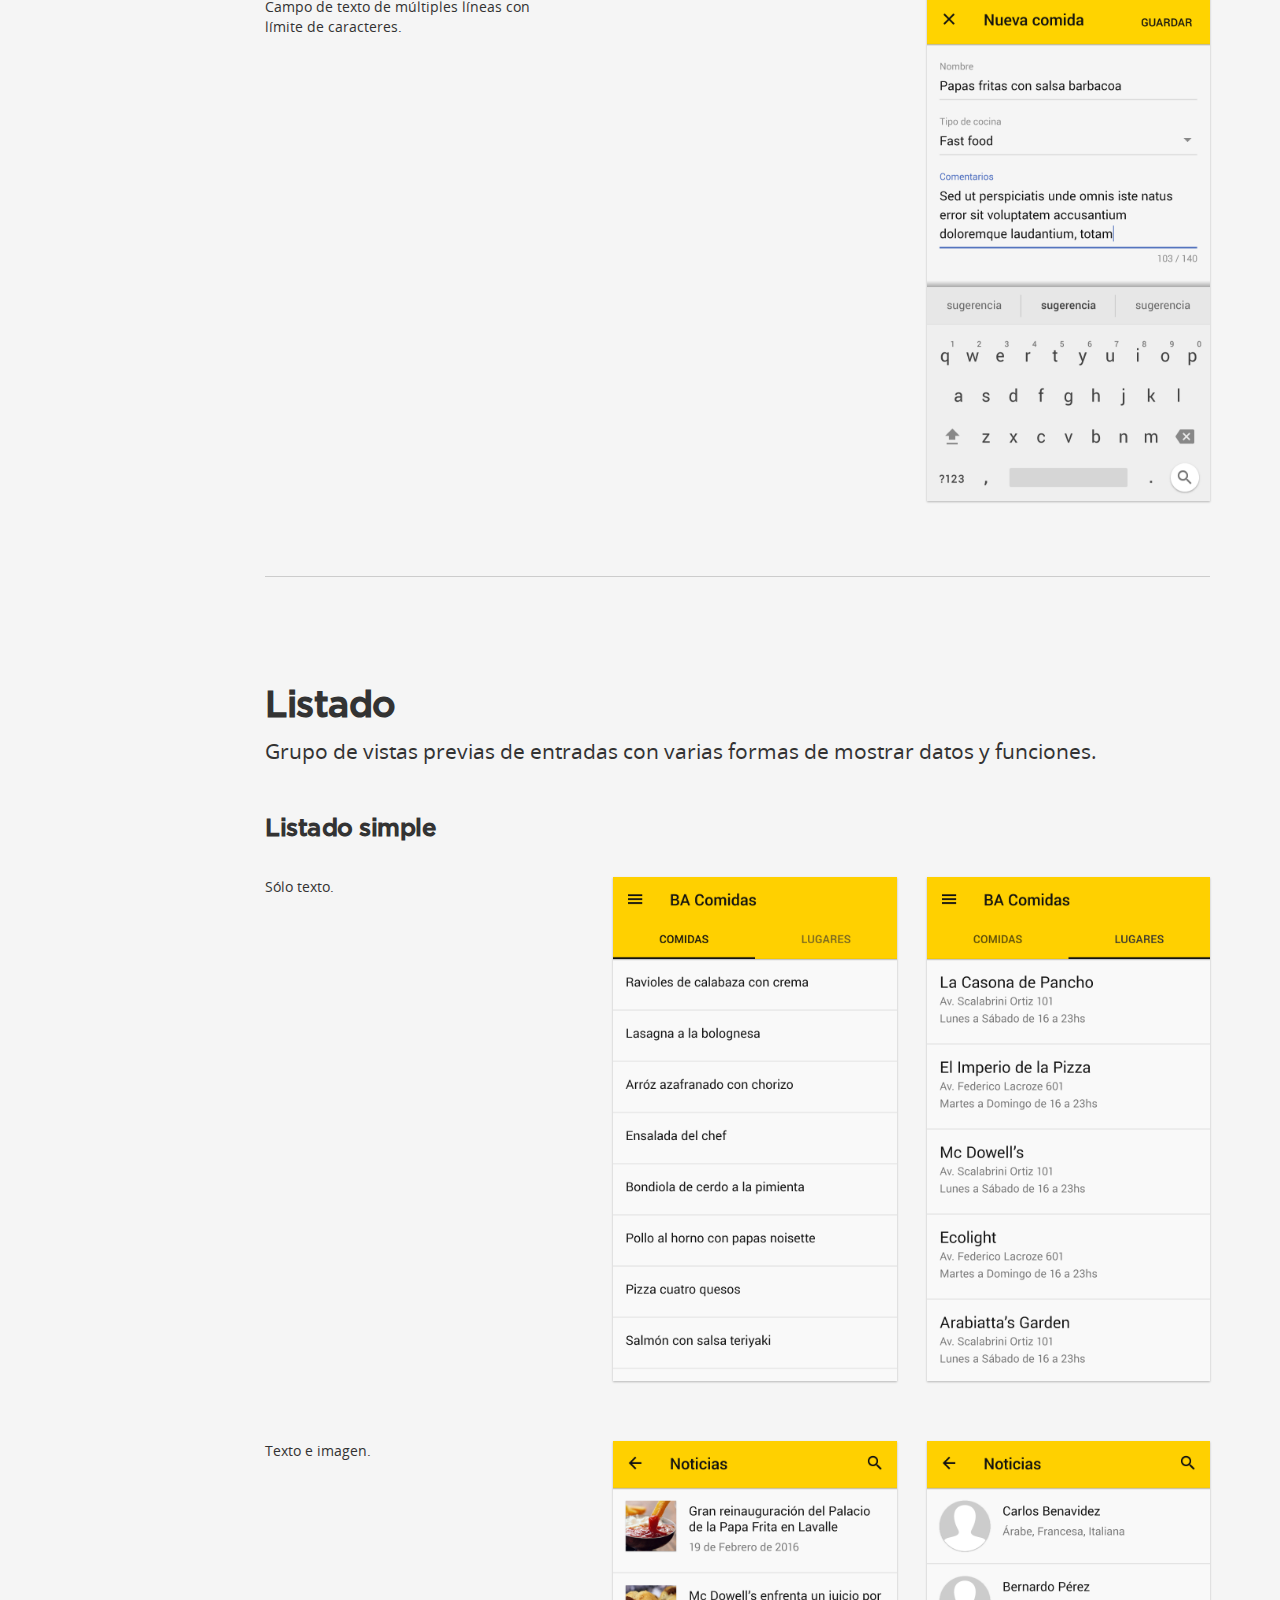
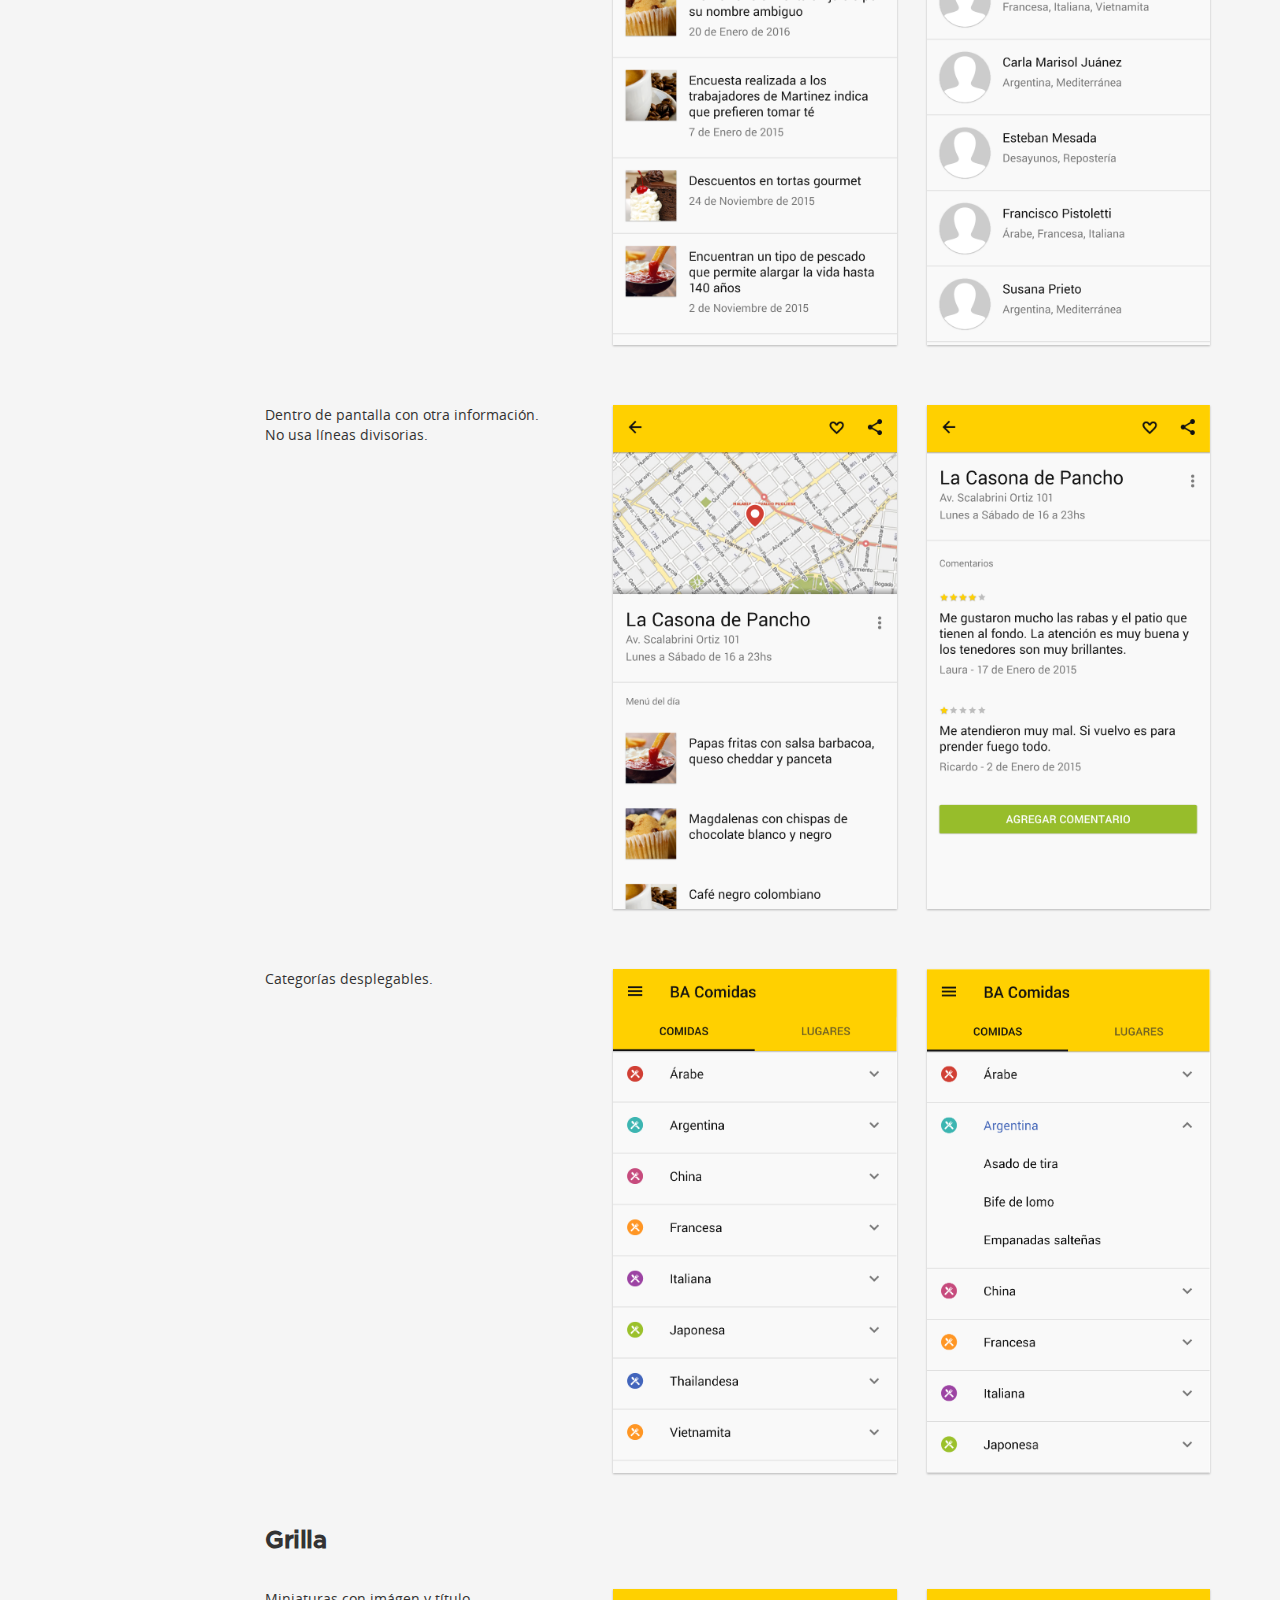
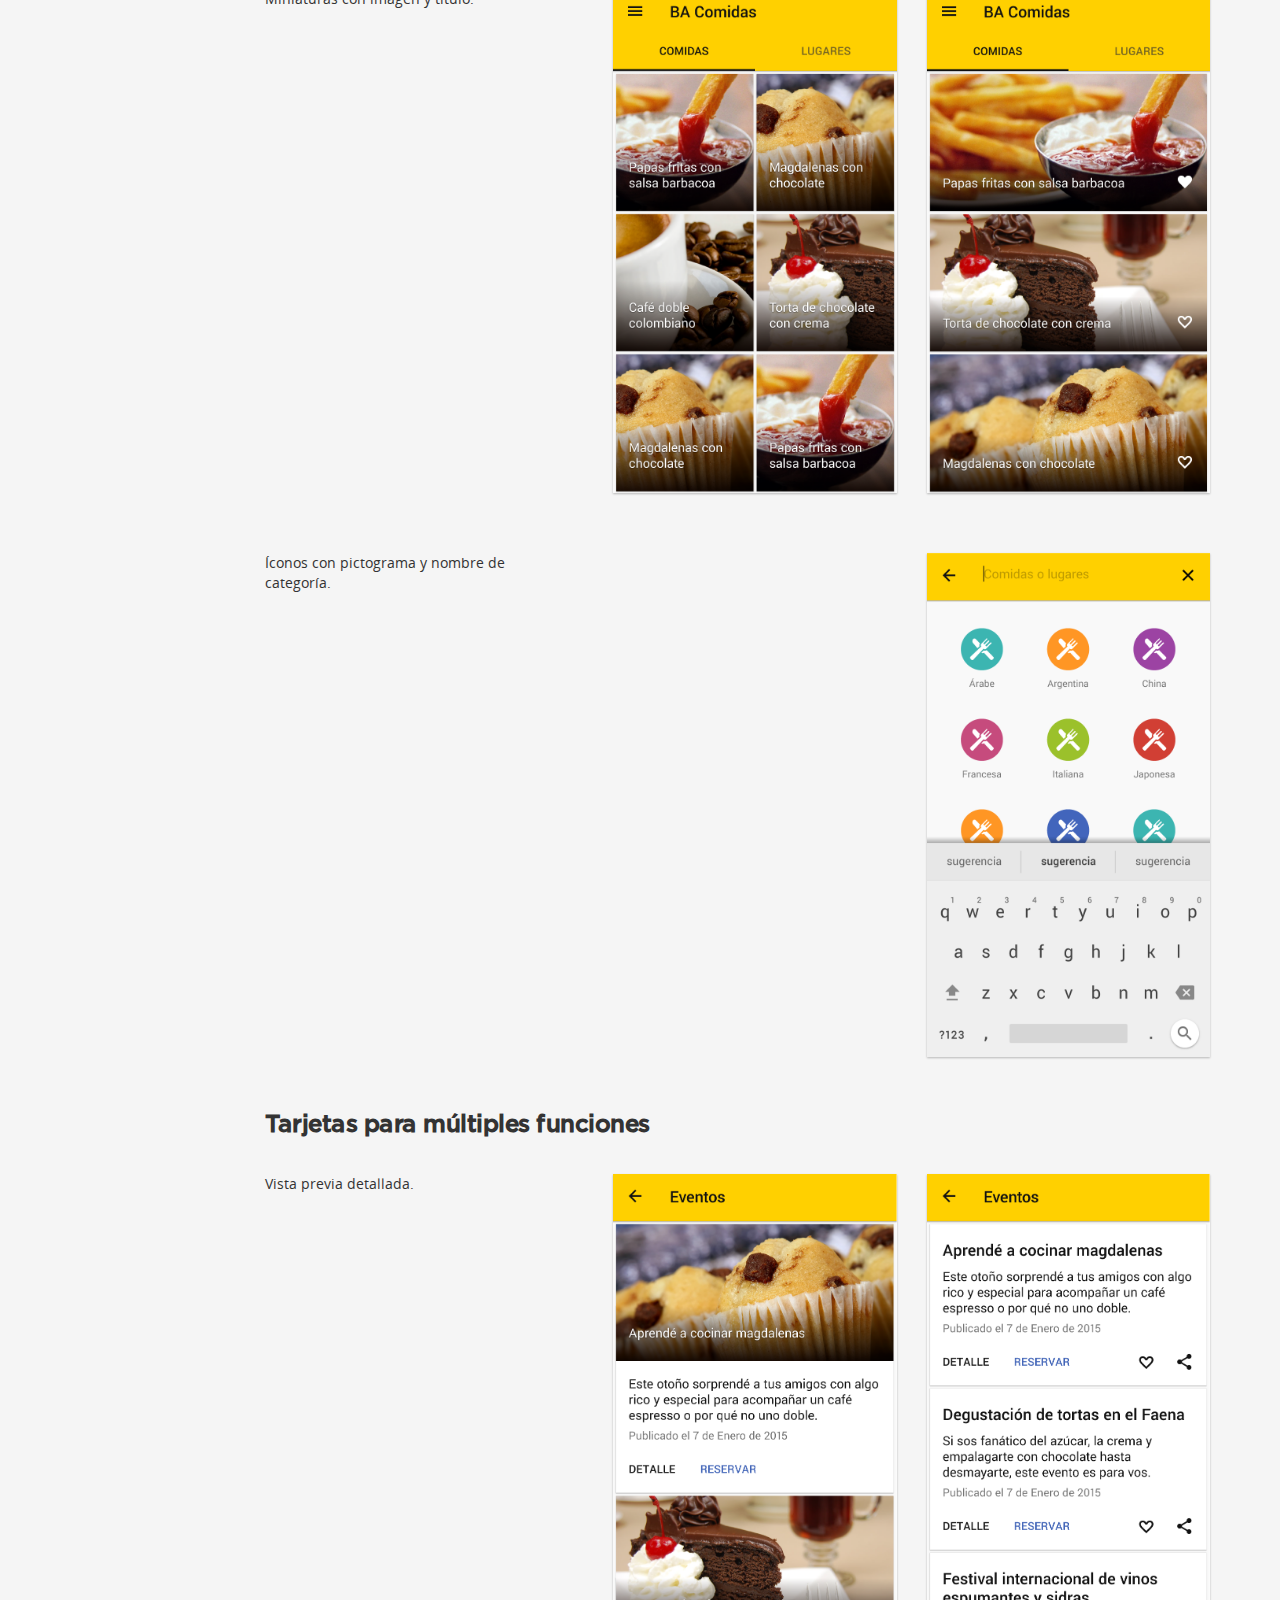
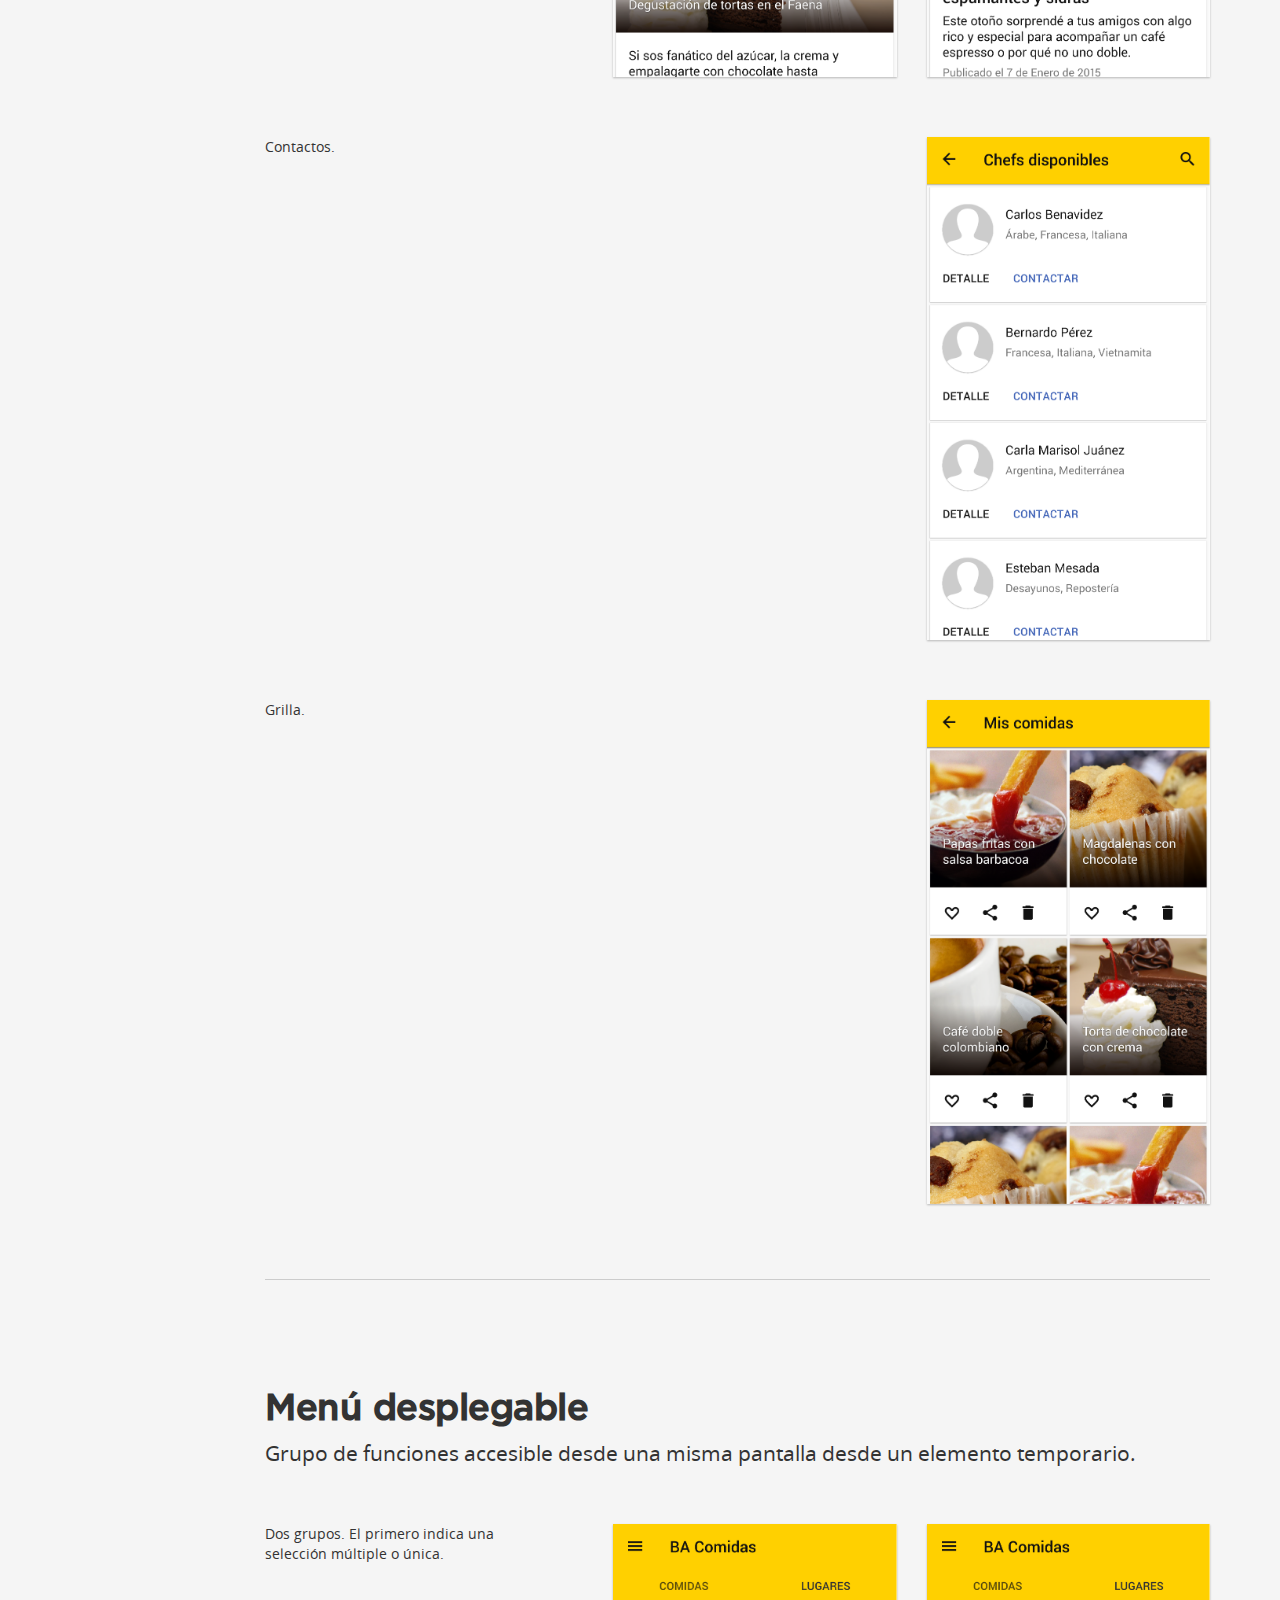
<file: html/componentes.html>
﻿<!DOCTYPE html>
<!--[if lt IE 7]><html lang="es" class="lt-ie10 lt-ie9 lt-ie8 lt-ie7"><![endif]-->
<!--[if IE 7]><html lang="es" class="lt-ie10 lt-ie9 lt-ie8"><![endif]-->
<!--[if IE 8]><html lang="es" class="lt-ie10 lt-ie9"> <![endif]-->
<!--[if IE 9]><html lang="es" class="lt-ie10"> <![endif]-->
<!--[if gt IE 9]><!--> <html lang="es"> <!--<![endif]-->
<head>
  <meta charset="utf-8">
  <meta http-equiv="X-UA-Compatible" content="IE=edge">
  <meta name="viewport" content="width=device-width, initial-scale=1">
  <meta name="description" content="Guías y herramientas para diseñar aplicaciones móviles del Gobierno de la Ciudad de Buenos Aires.">
  <meta name="author" content="Gobierno de la Ciudad de Buenos Aires">
  <title>Aplicaciones Móviles > Componentes</title>
  <link rel="shortcut icon" href="bastrap3/favicon.ico">
  <link rel="apple-touch-icon-precomposed" href="bastrap3/favicon-mobile.png">
  <link rel="stylesheet" href="bastrap3/bootstrap.min.css">
  <link rel="stylesheet" href="bastrap3/bastrap.css">
  <link rel="stylesheet" href="docs/docs.css">
  <!--[if lt IE 9]>
    <script src="https://oss.maxcdn.com/html5shiv/3.7.2/html5shiv.min.js"></script>
    <script src="https://oss.maxcdn.com/respond/1.4.2/respond.min.js"></script>
  <![endif]-->
</head>

<body role="document" data-spy="scroll" data-target="#affix-nav" class="bg-white-1">

<a id="barra" class="anchor anchor-first"></a>

<header class="navbar navbar-primary navbar-top">
  <div class="container">
    <div class="row">
      <div class="col-md-6 col-sm-6">
        <a class="navbar-brand bac-header" href="index.html"></a>
      </div>
      <div class="col-md-6 col-sm-6">
        <h5 class="sub-brand">En todo estás vos</h5>
      </div>
    </div>
  </div>
</header>

<div class="jumbotron jumbotron-small jumbotron-misc jumbotron-main">

  <nav class="navbar navbar-default" role="navigation">
    <div class="container">
      <div class="row">
        <div class="navbar-header">
          <button type="button" class="navbar-toggle" data-toggle="collapse" data-target="#main-nav">
            <span class="sr-only">Cambiar navegación</span>
            <span class="icon-bar"></span>
            <span class="icon-bar"></span>
            <span class="icon-bar"></span>
          </button>
          <a class="navbar-brand" href="index.html">Aplicaciones Móviles</a>
        </div>
        <div class="collapse navbar-collapse" id="main-nav">
          <ul class="nav navbar-nav navbar-right">
            <li><a href="estilos.html">Estilos</a></li>
            <li class="active"><a href="componentes.html">Componentes</a></li>
            <li><a href="patrones.html">Patrones</a></li>
            <li><a href="interaccion.html">Interacción</a></li>
            <li><a href="descargas.html">Descargas</a></li>
          </ul>
        </div>
      </div>
    </div>
  </nav>

  <div class="container">
    <div class="row">
      <div class="col-md-12">
        <h1>Componentes</h1>
        <p class="lead">Elementos para presentar datos y funciones.</p>
      </div>
    </div>
  </div>
</div>

<main class="main-container" role="main">
<div class="container">
<div class="row">

<nav class="sidebar col-md-2" role="sidebar">
  <ul class="nav sidenav affix-top" id="affix-nav" data-spy="affix" data-offset-top="286">
      <li><h4><a href="#barra">Componentes</a></h4>
        <ul class="nav">
          <li><a href="#barra">Barra superior</a></li>
          <li><a href="#controles">Controles</a></li>
          <li><a href="#formulario">Formulario</a></li>
<!--           <li><a href="#fecha">Fecha</a></li> -->
          <li><a href="#listado">Listado</a></li>
          <li><a href="#mdesplegable">Menú desplegable</a></li>
          <li><a href="#mtabs">Menú de pestañas</a></li>
          <li><a href="#microalerta">Microalerta</a></li>
<!--           <li><a href="#progreso">Progreso</a></li> -->
        </ul>
      </li>
  </ul>
</nav>

<div class="col-md-10" role="main">

<!-- Barra superior -->

<div class="panel-docs">
  <h2 class="h1">Barra superior</h2>
  <p class="lead">Indicador de pantalla activa y funciones principales.</p>
  <h3>Pantalla de inicio</h3>
  <div>
    <p>Con botón de menú lateral.</p>
    <img src="img/apps_b1.png" />
  </div>
  <div>
    <p>Sin menú lateral y con botón obligatorio de información de la aplicación. Usar sólo si la aplicación no tiene más pantallas que la de inicio.</p>
    <img src="img/apps_b2.png" />
  </div>
  <div>
    <p>Con menú de pestañas integrado.</p>
    <img src="img/apps_d1.png" />
  </div>
  <h3>Sección</h3>
  <div>
    <p>Con botón de volver y nombre de sección.</p>
    <img src="img/apps_h1.png" />
  </div>
  <div>
    <p>Con botón de volver y funciones. Si el título es muy grande, la barra superior debe quedar sin texto y el título debe aparecer en el cuerpo de la pantalla.</p>
    <img src="img/apps_h2.png" />
  </div>
</div>

<!-- Controles -->

<div class="panel-docs">
<a id="controles" class="anchor"></a>
  <h2 class="h1">Controles</h2>
  <p class="lead">Alertas o pantallas que piden al usuario decidir funciones o brindar datos.</p>
  <h3>Botón relleno</h3>
  <div>
    <p>Botón primario y estandar, dentro de grupos diferentes.</p>
    <img src="img/apps_p3.png" />
    <img src="img/apps_p2.png" />
  </div>
  <div>
    <p>Botón institucional para funciones de único uso.</p>
    <img src="img/apps_a3.png" />
    <img src="img/apps_n4.png" />
  </div>
  <h3>Botón simple</h3>
  <div>
    <p>Botón apilable para una línea.</p>
    <img src="img/apps_t1.png" />
    <img src="img/apps_l2.png" />
  </div>
  <div>
    <p>Botón no apilable para múltiples líneas.</p>
    <img src="img/apps_h5.png" />
  </div>
  <h3>Selección binaria</h3>
  <div>
    <p>Checkbox para selección múltiple.</p>
    <img src="img/apps_m2.png" />
  </div>
  <div>
    <p>Radiobox para selección única.</p>
    <img src="img/apps_m1.png" />
  </div>
  <div>
    <p>Switch para activar o desactivar opciones.</p>
    <img src="img/apps_e1.png" />
  </div>
  <h3>Delizador</h3>
  <div>
    <p>Indicador de valor numérico y rango entre 2 conceptos.</p>
    <img src="img/apps_p1.png" />
  </div>
</div>

<!-- Formulario -->

<div class="panel-docs">
<a id="formulario" class="anchor"></a>
  <h2 class="h1">Formulario</h2>
  <p class="lead">Pantallas con campos de texto y selección para cargar datos.</p>
  <h3>Pantallas</h3>
  <div>
    <p>Registro o ingreso.</p>
    <img src="img/apps_n4.png" />
  </div>
  <div>
    <p>Formulario de uso frecuente.</p>
    <img src="img/apps_n2.png" />
    <img src="img/apps_n1.png" />
  </div>
  <h3>Estados de campos y validación</h3>
  <div>
    <p>Campo en uso con etiqueta desplazada y resto de los campos vacíos.</p>
    <img src="img/apps_o1.png" />
  </div>
  <div>
    <p>Campo con dato inválido y descripción del error.</p>
    <img src="img/apps_o2.png" />
  </div>
  <div>
    <p>Campo de texto de múltiples líneas con límite de caracteres.</p>
    <img src="img/apps_o4.png" />
  </div>
</div>

<!-- Fecha -->






<!-- Listado -->

<div class="panel-docs">
<a id="listado" class="anchor"></a>
  <h2 class="h1">Listado</h2>
  <p class="lead">Grupo de vistas previas de entradas con varias formas de mostrar datos y funciones.</p>
  <h3>Listado simple</h3>
  <div>
    <p>Sólo texto.</p>
    <img src="img/apps_i3.png" />
    <img src="img/apps_i1.png" />
  </div>
  <div>
    <p>Texto e imagen.</p>
    <img src="img/apps_i5.png" />
    <img src="img/apps_i4.png" />
  </div>
  <div>
    <p>Dentro de pantalla con otra información. No usa líneas divisorias.</p>
    <img src="img/apps_i7.png" />
    <img src="img/apps_i6.png" />
  </div>
  <div>
    <p>Categorías desplegables.</p>
    <img src="img/apps_s3.png" />
    <img src="img/apps_s2.png" />
  </div>
  <h3>Grilla</h3>
  <div>
    <p>Miniaturas con imágen y título.</p>
    <img src="img/apps_j3.png" />
    <img src="img/apps_j2.png" />
  </div>
  <div>
    <p>Íconos con pictograma y nombre de categoría.</p>
    <img src="img/apps_j1.png" />
  </div>
  <h3>Tarjetas para múltiples funciones</h3>
  <div>
    <p>Vista previa detallada.</p>
    <img src="img/apps_t2.png" />
    <img src="img/apps_t1.png" />
  </div>
  <div>
    <p>Contactos.</p>
    <img src="img/apps_t4.png" />
  </div>
  <div>
    <p>Grilla.</p>
    <img src="img/apps_t3.png" />
  </div>
</div>

<!-- Menú desplegable -->

<div class="panel-docs">
<a id="mdesplegable" class="anchor"></a>
  <h2 class="h1">Menú desplegable</h2>
  <p class="lead">Grupo de funciones accesible desde una misma pantalla desde un elemento temporario.</p>
  <div>
    <p>Dos grupos. El primero indica una selección múltiple o única.</p>
    <img src="img/apps_k2.png" />
    <img src="img/apps_k1.png" />
  </div>
  <div>
    <p>Funciones de contacto con íconos.</p>
    <img src="img/apps_k4.png" />
    <img src="img/apps_k3.png" />
  </div>
</div>

<!-- Menú de pestañas -->

<div class="panel-docs">
<a id="mtabs" class="anchor"></a>
  <h2 class="h1">Menú de pestañas</h2>
  <p class="lead">Agrupa las pantallas principales de la aplicación o grupos de datos principales de una sección.</p>
  <div>
    <p>Pantallas principales.</p>
    <img src="img/apps_g1.png" />
    <img src="img/apps_c1.png" />
  </div>
  <div>
    <p>Menú con desplazamiento para cuando hay muchas secciones. Con espacio para flechas.</p>
    <img src="img/apps_c3.png" />
    <img src="img/apps_c2.png" />
  </div>
</div>

<!-- Microalerta -->

<div class="panel-docs">
<a id="microalerta" class="anchor"></a>
  <h2 class="h1">Microalerta</h2>
  <p class="lead">Alertas con datos y funciones no críticas.</p>
  <div>
    <p>Alerta con función que remite al mensaje. A una o dos líneas.</p>
    <img src="img/apps_r3.png" />
    <img src="img/apps_r2.png" />
  </div>
</div>

<!-- Progreso -->








<!-- Next -->

<div class="panel-docs">
  <a class="btn btn-default btn-xl btn-block" href="patrones.html">Patrones</a>
</div>

</div> <!-- /container -->
</div>
</div>

</main>

<footer>
  <div class="footer">
    <div class="container">
      <div class="row">
        <div class="col-md-6 col-sm-6">
          <a class="navbar-brand bac-footer" href="http://www.buenosaires.gob.ar" target="_blank"></a>
        </div>
        <div class="col-md-6 col-sm-6">
          <div class="sub-brand">
            <p>Dirección General de Gobierno Electrónico<br />
            <span class="text-muted">Ministerio de Modernización</span></p>
          </div>
        </div>
      </div>
    </div>
  </div>
</footer>

<script src="bastrap3/jquery.min.js"></script>
<script src="bastrap3/bootstrap.min.js"></script>
<script src="docs/docs.js"></script>

</body>
</html>
</file>
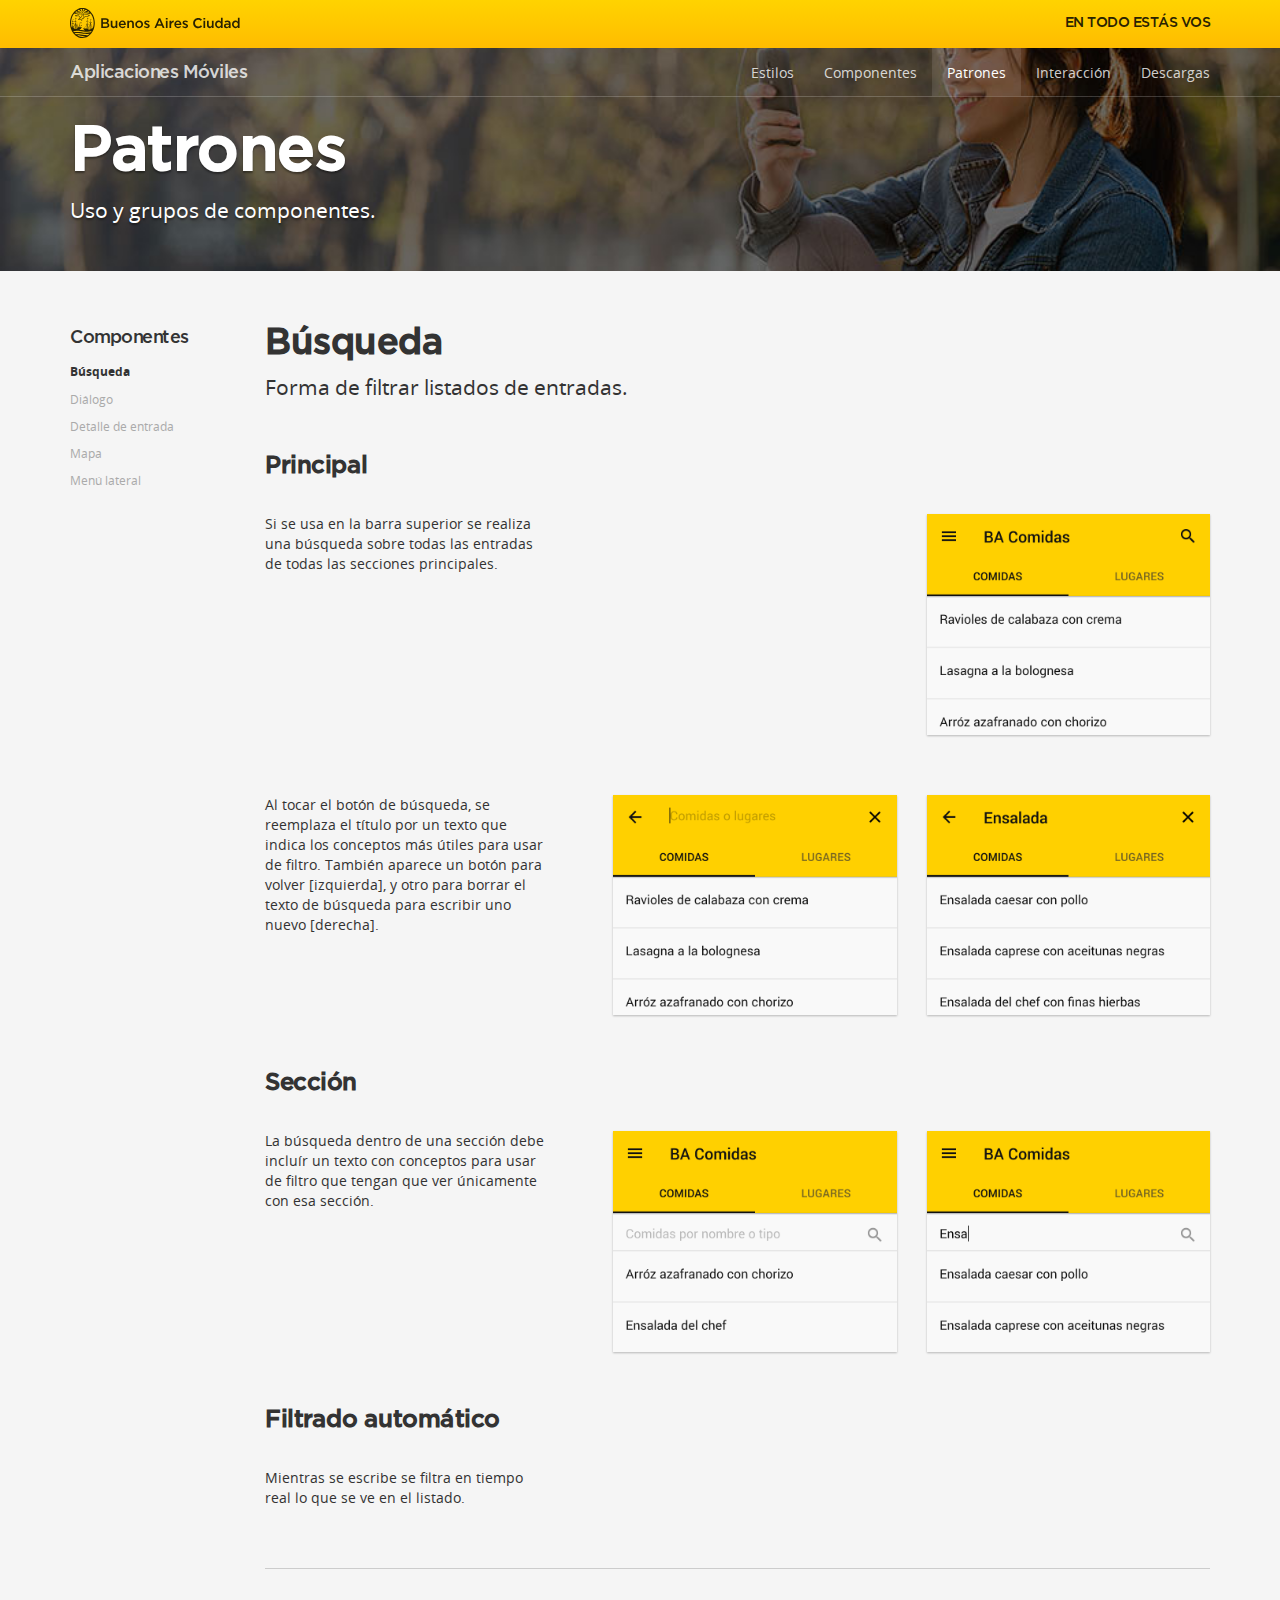
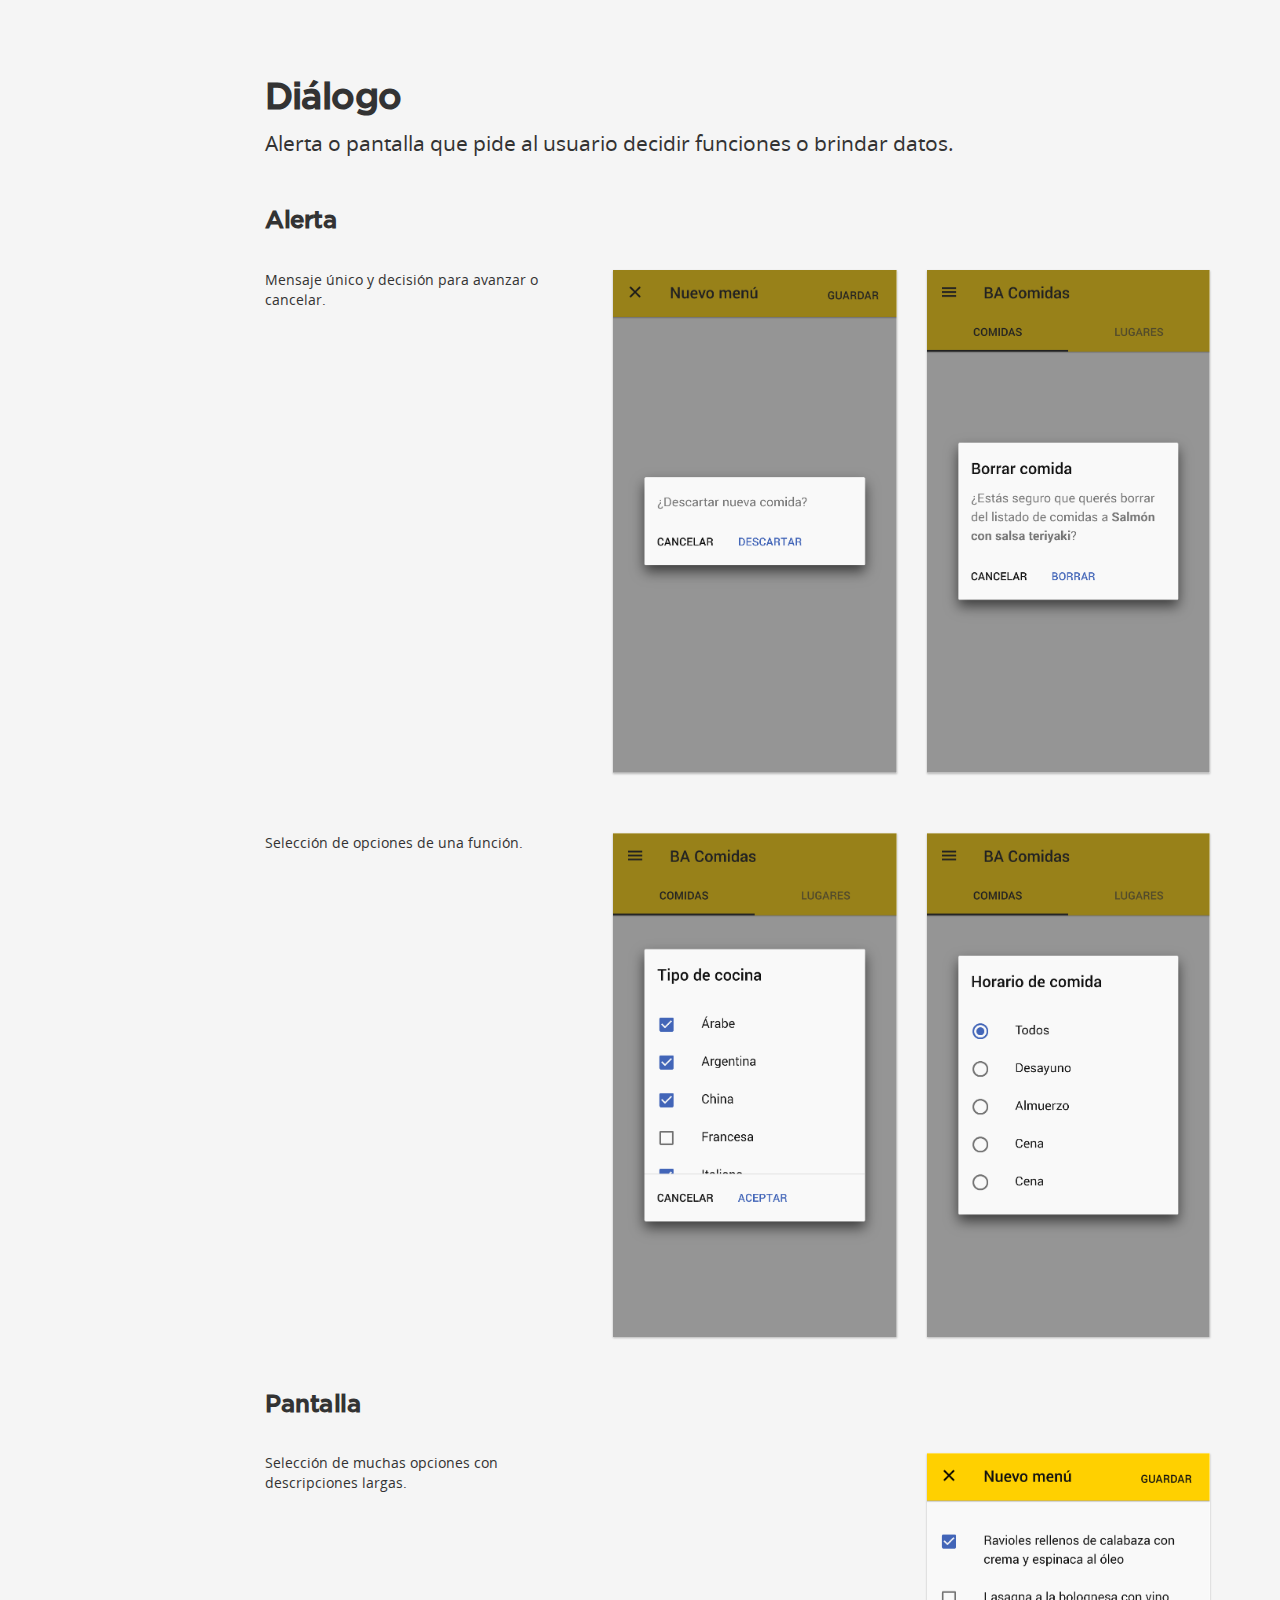
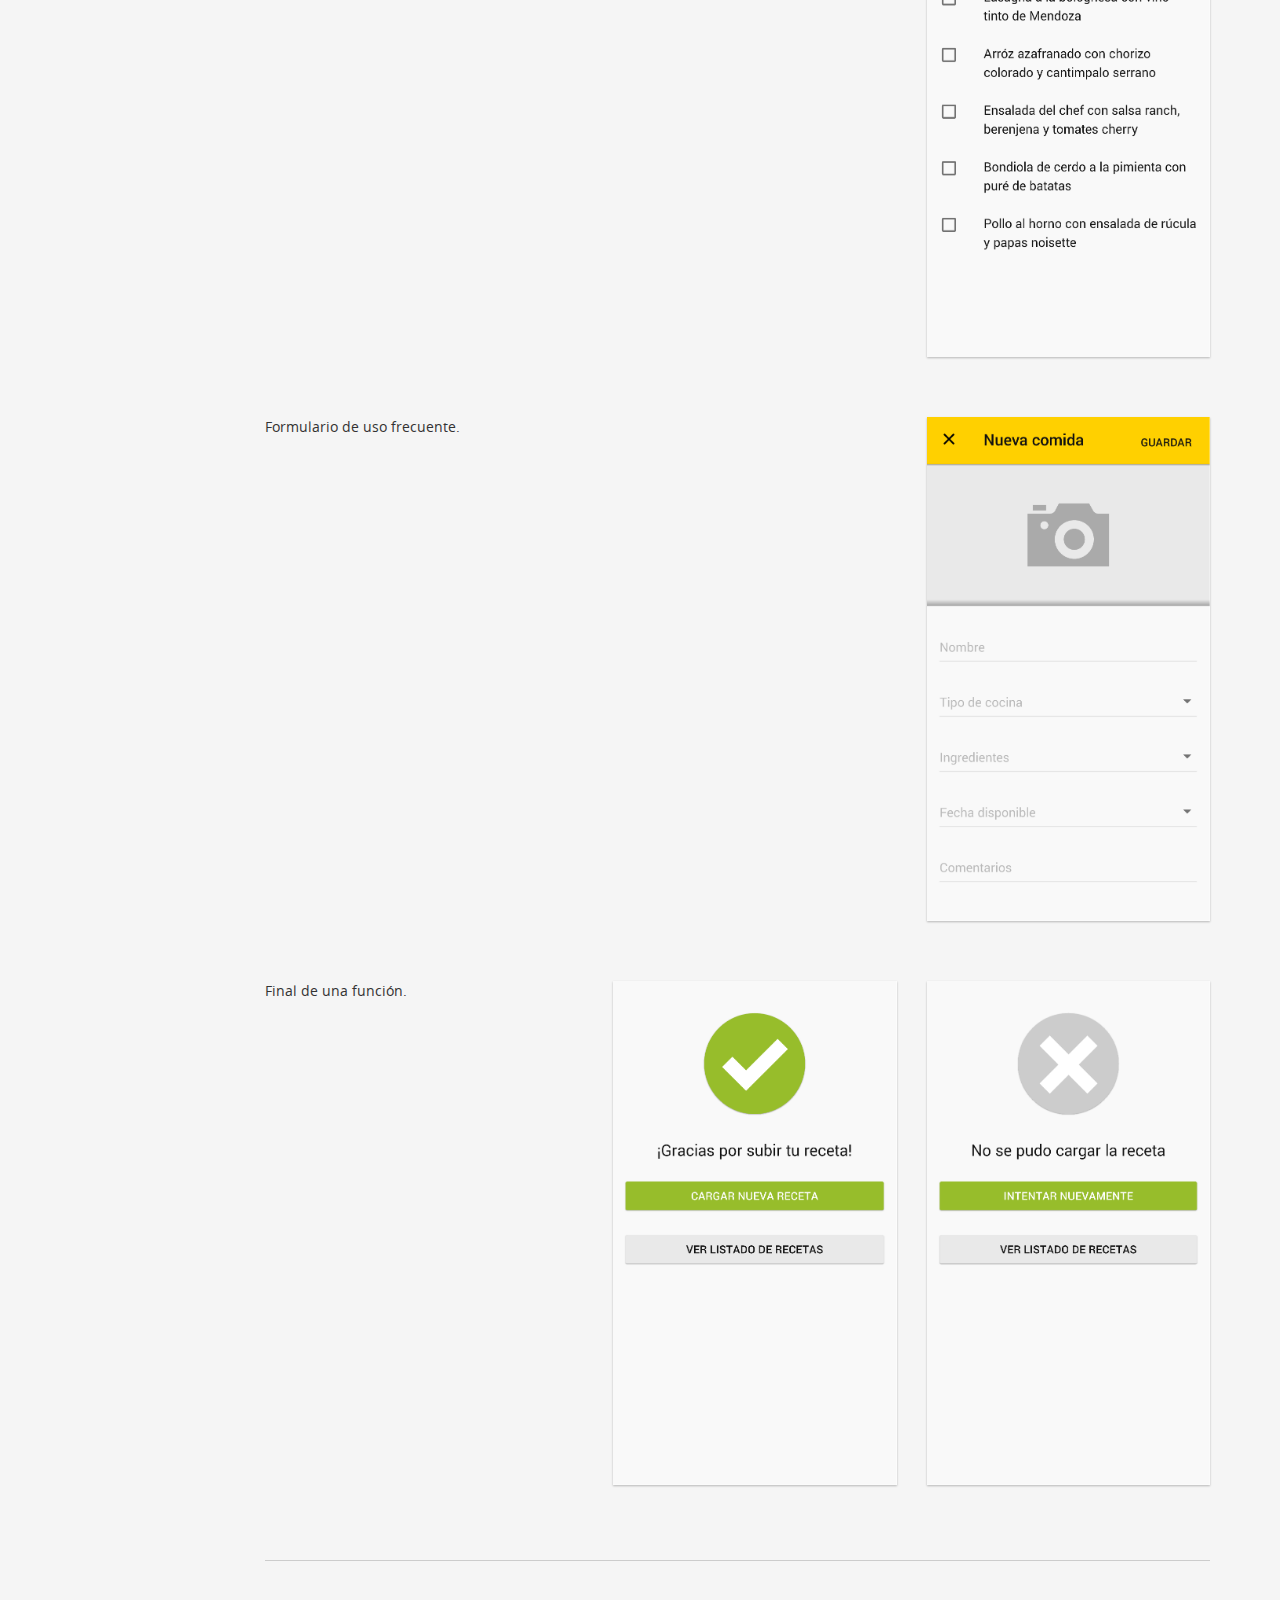
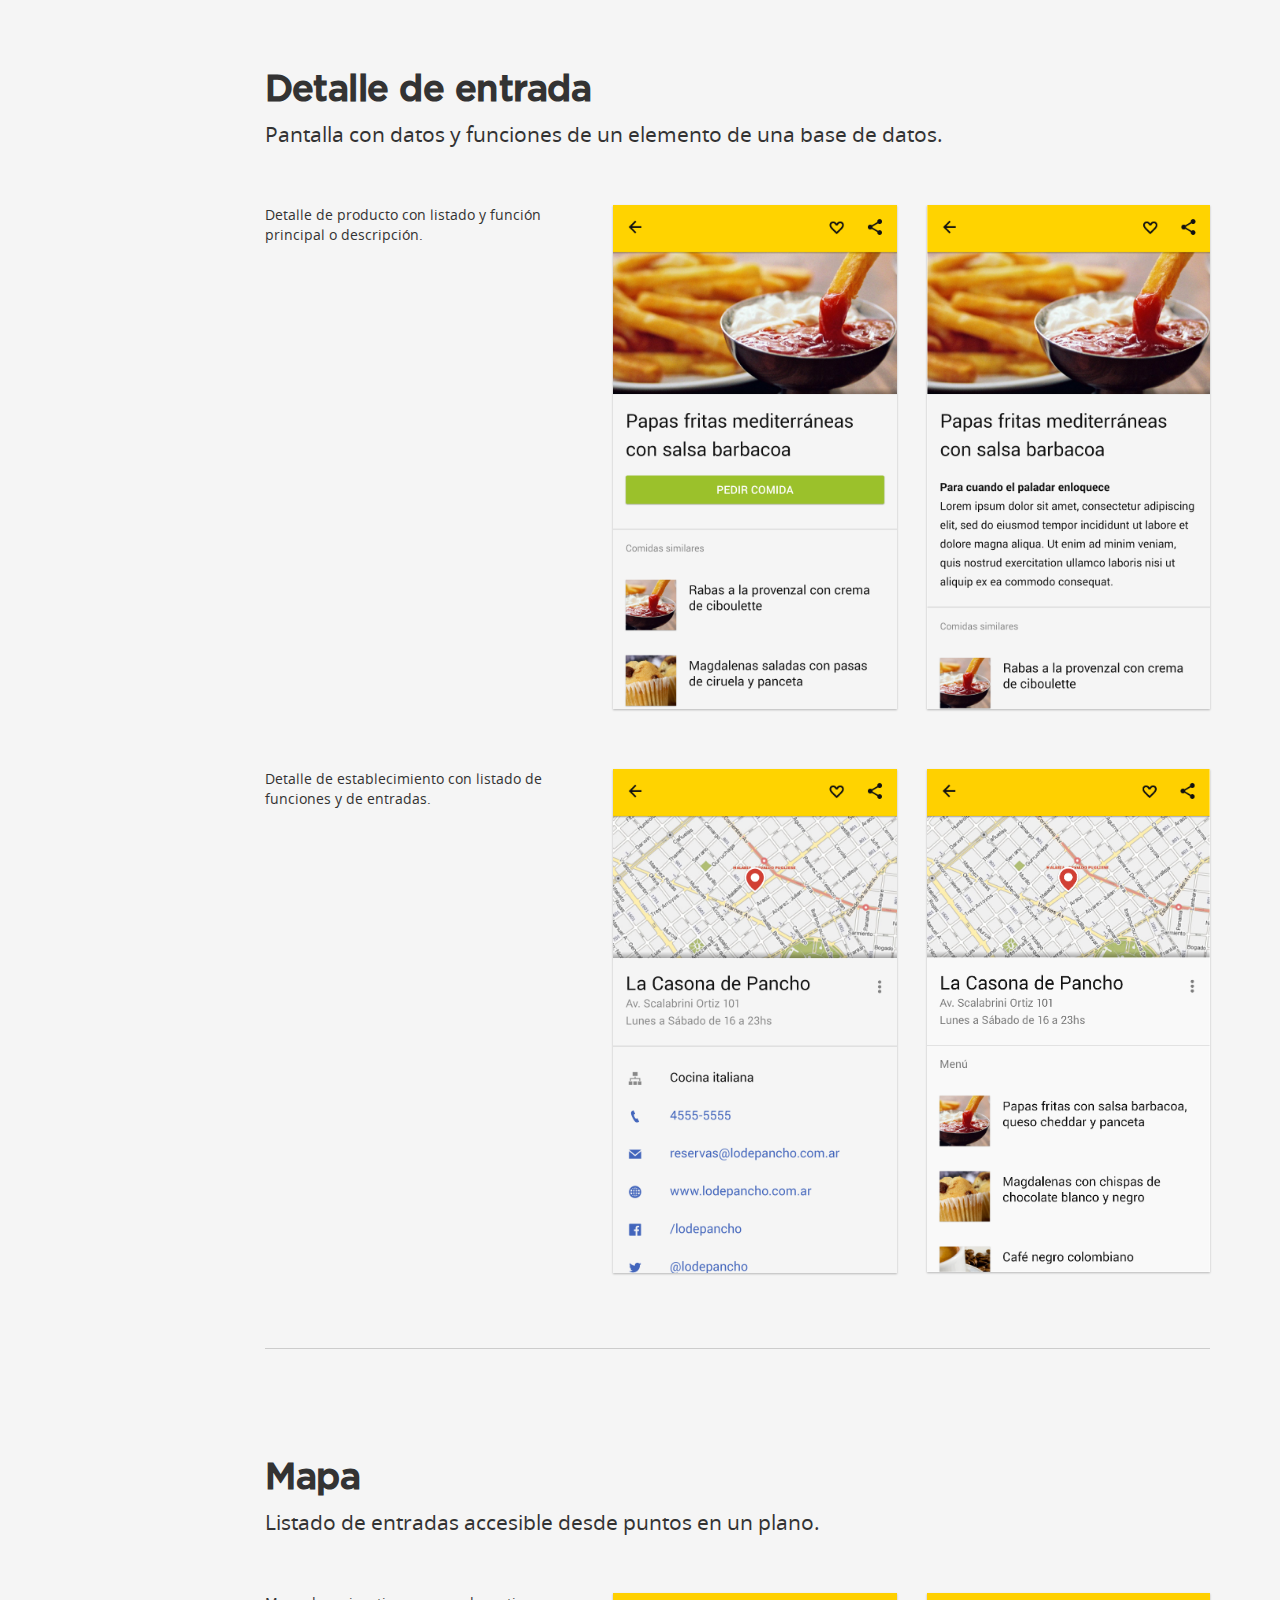
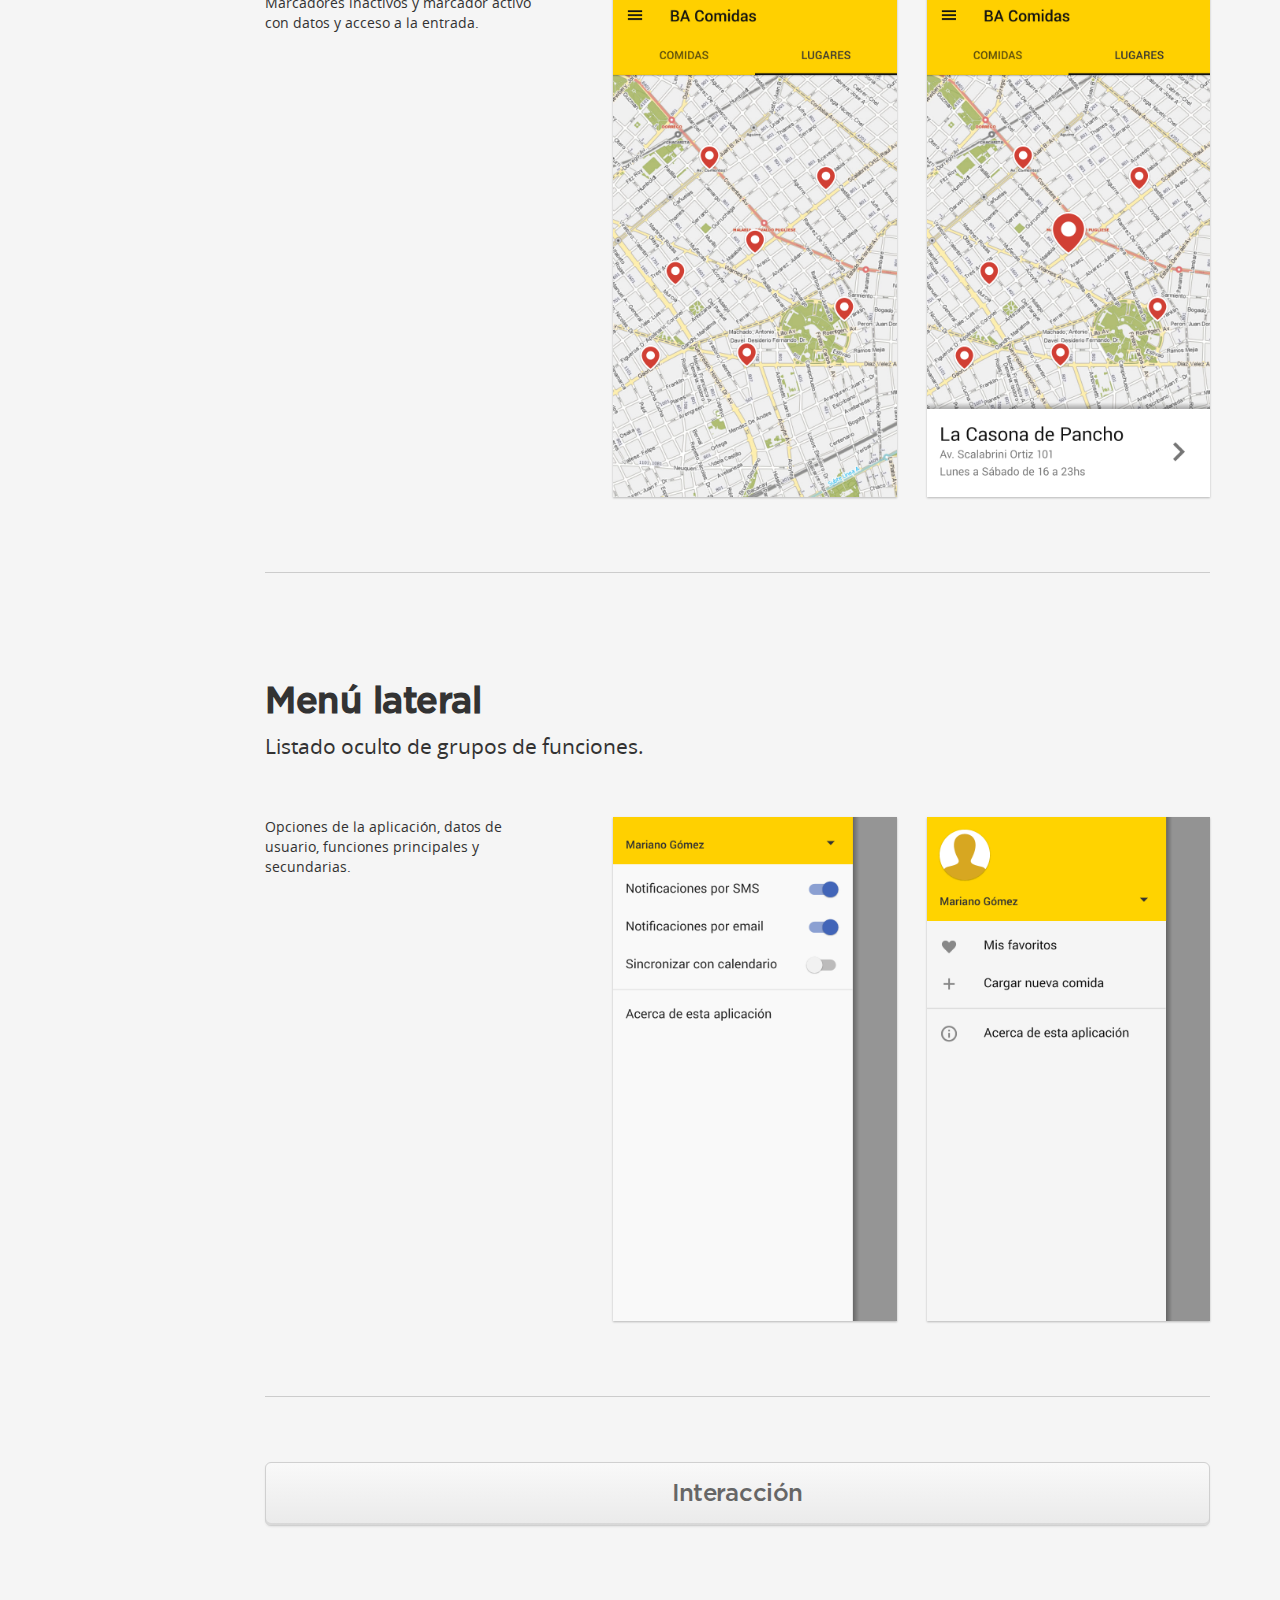
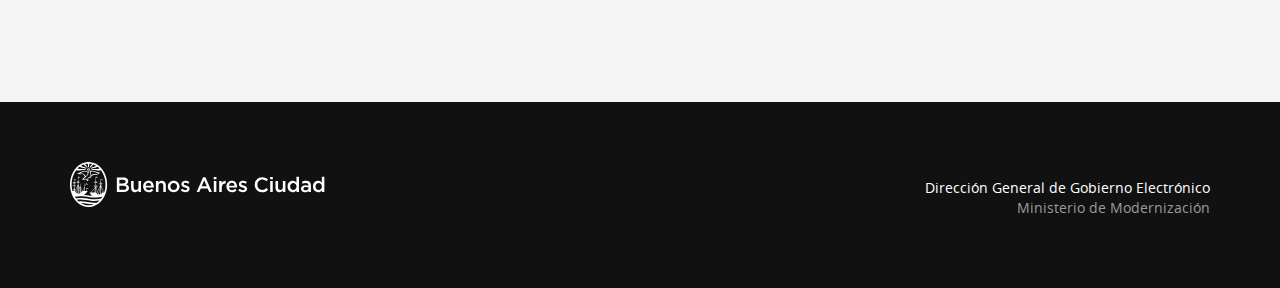
<file: html/patrones.html>
﻿<!DOCTYPE html>
<!--[if lt IE 7]><html lang="es" class="lt-ie10 lt-ie9 lt-ie8 lt-ie7"><![endif]-->
<!--[if IE 7]><html lang="es" class="lt-ie10 lt-ie9 lt-ie8"><![endif]-->
<!--[if IE 8]><html lang="es" class="lt-ie10 lt-ie9"> <![endif]-->
<!--[if IE 9]><html lang="es" class="lt-ie10"> <![endif]-->
<!--[if gt IE 9]><!--> <html lang="es"> <!--<![endif]-->
<head>
  <meta charset="utf-8">
  <meta http-equiv="X-UA-Compatible" content="IE=edge">
  <meta name="viewport" content="width=device-width, initial-scale=1">
  <meta name="description" content="Guías y herramientas para diseñar aplicaciones móviles del Gobierno de la Ciudad de Buenos Aires.">
  <meta name="author" content="Gobierno de la Ciudad de Buenos Aires">
  <title>Aplicaciones Móviles > Patrones</title>
  <link rel="shortcut icon" href="bastrap3/favicon.ico">
  <link rel="apple-touch-icon-precomposed" href="bastrap3/favicon-mobile.png">
  <link rel="stylesheet" href="bastrap3/bootstrap.min.css">
  <link rel="stylesheet" href="bastrap3/bastrap.css">
  <link rel="stylesheet" href="docs/docs.css">
  <!--[if lt IE 9]>
    <script src="https://oss.maxcdn.com/html5shiv/3.7.2/html5shiv.min.js"></script>
    <script src="https://oss.maxcdn.com/respond/1.4.2/respond.min.js"></script>
  <![endif]-->
</head>

<body role="document" data-spy="scroll" data-target="#affix-nav" class="bg-white-1">

<a id="busqueda" class="anchor anchor-first"></a>

<header class="navbar navbar-primary navbar-top">
  <div class="container">
    <div class="row">
      <div class="col-md-6 col-sm-6">
        <a class="navbar-brand bac-header" href="index.html"></a>
      </div>
      <div class="col-md-6 col-sm-6">
        <h5 class="sub-brand">En todo estás vos</h5>
      </div>
    </div>
  </div>
</header>

<div class="jumbotron jumbotron-small jumbotron-misc jumbotron-main">

  <nav class="navbar navbar-default" role="navigation">
    <div class="container">
      <div class="row">
        <div class="navbar-header">
          <button type="button" class="navbar-toggle" data-toggle="collapse" data-target="#main-nav">
            <span class="sr-only">Cambiar navegación</span>
            <span class="icon-bar"></span>
            <span class="icon-bar"></span>
            <span class="icon-bar"></span>
          </button>
          <a class="navbar-brand" href="index.html">Aplicaciones Móviles</a>
        </div>
        <div class="collapse navbar-collapse" id="main-nav">
          <ul class="nav navbar-nav navbar-right">
            <li><a href="estilos.html">Estilos</a></li>
            <li><a href="componentes.html">Componentes</a></li>
            <li class="active"><a href="patrones.html">Patrones</a></li>
            <li><a href="interaccion.html">Interacción</a></li>
            <li><a href="descargas.html">Descargas</a></li>
          </ul>
        </div>
      </div>
    </div>
  </nav>

  <div class="container">
    <div class="row">
      <div class="col-md-12">
        <h1>Patrones</h1>
        <p class="lead">Uso y grupos de componentes.</p>
      </div>
    </div>
  </div>
</div>

<main class="main-container" role="main">
<div class="container">
<div class="row">

<nav class="sidebar col-md-2" role="sidebar">
  <ul class="nav sidenav affix-top" id="affix-nav" data-spy="affix" data-offset-top="286">
      <li><h4><a href="#busqueda">Componentes</a></h4>
        <ul class="nav">
          <li><a href="#busqueda">Búsqueda</a></li>
<!--           <li><a href="#camara">Cámara</a></li> -->
          <li><a href="#dialogo">Diálogo</a></li>
          <li><a href="#detalle">Detalle de entrada</a></li>
          <li><a href="#mapa">Mapa</a></li>
          <li><a href="#mlateral">Menú lateral</a></li>
<!--           <li><a href="#notificaciones">Notificaciones</a></li> -->
<!--           <li><a href="#multimedia">Reproducción multimedia</a></li> -->
<!--           <li><a href="#seleccionar">Seleccionar</a></li> -->
        </ul>
      </li>
  </ul>
</nav>

<div class="col-md-10" role="main">

<!-- Búsqueda -->

<div class="panel-docs">
  <h2 class="h1">Búsqueda</h2>
  <p class="lead">Forma de filtrar listados de entradas.</p>
  <h3>Principal</h3>
  <div>
    <p>Si se usa en la barra superior se realiza una búsqueda sobre todas las entradas de todas las secciones principales.</p>
    <img src="img/apps_d1.png" />
  </div>
  <div>
    <p>Al tocar el botón de búsqueda, se reemplaza el título por un texto que indica los conceptos más útiles para usar de filtro. También aparece un botón para volver [izquierda], y otro para borrar el texto de búsqueda para escribir uno nuevo [derecha].</p>
    <img src="img/apps_d3.png" />
    <img src="img/apps_d2.png" />
  </div>
  <h3>Sección</h3>
  <div>
    <p>La búsqueda dentro de una sección debe incluír un texto con conceptos para usar de filtro que tengan que ver únicamente con esa sección.</p>
    <img src="img/apps_d5.png" />
    <img src="img/apps_d4.png" />
  </div>
  <h3>Filtrado automático</h3>
  <div>
    <p>Mientras se escribe se filtra en tiempo real lo que se ve en el listado.</p>
  </div>
</div>

<!-- Cámara -->

<!-- Diálogo -->

<div class="panel-docs">
<a id="dialogo" class="anchor"></a>
  <h2 class="h1">Diálogo</h2>
  <p class="lead">Alerta o pantalla que pide al usuario decidir funciones o brindar datos.</p>
  <h3>Alerta</h3>
  <div>
    <p>Mensaje único y decisión para avanzar o cancelar.</p>
    <img src="img/apps_l1.png" />
    <img src="img/apps_l2.png" />
  </div>
  <div>
    <p>Selección de opciones de una función.</p>
    <img src="img/apps_m1.png" />
    <img src="img/apps_m2.png" />
  </div>
  <h3>Pantalla</h3>
  <div>
    <p>Selección de muchas opciones con descripciones largas.</p>
    <img src="img/apps_m3.png" />
  </div>
  <div>
    <p>Formulario de uso frecuente.</p>
    <img src="img/apps_n2.png" />
  </div>
  <div>
    <p>Final de una función.</p>
    <img src="img/apps_q2.png" />
    <img src="img/apps_q1.png" />
  </div>
</div>

<!-- Detalle de entrada -->

<div class="panel-docs">
<a id="detalle" class="anchor"></a>
  <h2 class="h1">Detalle de entrada</h2>
  <p class="lead">Pantalla con datos y funciones de un elemento de una base de datos.</p>
  <div>
    <p>Detalle de producto con listado y función principal o descripción.</p>
    <img src="img/apps_h4.png" />
    <img src="img/apps_h3.png" />
  </div>
  <div>
    <p>Detalle de establecimiento con listado de funciones y de entradas.</p>
    <img src="img/apps_k3.png" />
    <img src="img/apps_h5.png" />
  </div>
</div>

<!-- Mapa -->

<div class="panel-docs">
<a id="detalle" class="anchor"></a>
  <h2 class="h1">Mapa</h2>
  <p class="lead">Listado de entradas accesible desde puntos en un plano.</p>
  <div>
    <p>Marcadores inactivos y marcador activo con datos y acceso a la entrada.</p>
    <img src="img/apps_g2.png" />
    <img src="img/apps_g1.png" />
  </div>
</div>

<!-- Menú lateral -->

<div class="panel-docs">
<a id="mlateral" class="anchor"></a>
  <h2 class="h1">Menú lateral</h2>
  <p class="lead">Listado oculto de grupos de funciones.</p>
  <div>
    <p>Opciones de la aplicación, datos de usuario, funciones principales y secundarias.</p>
    <img src="img/apps_e2.png" />
    <img src="img/apps_e1.png" />
  </div>
</div>

<!-- Notificaciones -->













<!-- Next -->

<div class="panel-docs">
  <a class="btn btn-default btn-xl btn-block" href="interaccion.html">Interacción</a>
</div>

</div> <!-- /container -->
</div>
</div>

</main>

<footer>
  <div class="footer">
    <div class="container">
      <div class="row">
        <div class="col-md-6 col-sm-6">
          <a class="navbar-brand bac-footer" href="http://www.buenosaires.gob.ar" target="_blank"></a>
        </div>
        <div class="col-md-6 col-sm-6">
          <div class="sub-brand">
            <p>Dirección General de Gobierno Electrónico<br />
            <span class="text-muted">Ministerio de Modernización</span></p>
          </div>
        </div>
      </div>
    </div>
  </div>
</footer>

<script src="bastrap3/jquery.min.js"></script>
<script src="bastrap3/bootstrap.min.js"></script>
<script src="docs/docs.js"></script>

</body>
</html>
</file>
<file: bastrap3/bastrap.css>
/* Main */
html {
  background-color: #111;
  height: 100%; }

body {
  background-color: #fff; }

.main-container {
  padding-top: 48px;
  padding-bottom: 96px; }
.main-container.no-padding-top {
  padding-top: 0;
}

hr {
  border-top: 1px solid #e5e5e5;
  margin-top: 23px;
  margin-bottom: 24px; }

.footer hr {
  border-top: 1px solid #333; }

.hrblank {
  border-color: transparent;
  margin-top: 15px;
  margin-bottom: 15px; }

pre {
  border: 0 none;
  padding: 0; }

.anchor {
  display: block; }

/* Font Config */
body, .label, .list-group, .list-group p, .list-group-item-text, .shortcut p, .alert-link p,
blockquote p, .list-group blockquote p, .jumbotron p, .lead {
  font-family: "OpenSans", Helvetica, Arial, sans-serif; }

b, p strong, span strong, thead > tr > th, .progress-bar, label, dt, .h6, h6 {
  font-family: "OpenSansBold", Helvetica, Arial, sans-serif;
  font-weight: normal; }

h4, .h4, h5, .h5, .panel-title, .btn, .input-xl, .navbar-brand {
  font-family: "Gotham", Helvetica, Arial, sans-serif;
  letter-spacing: -0.5px; }

h1, .h1, h2, .h2, h3, .h3 {
  font-family: "Gotham", Helvetica, Arial, sans-serif;
  font-weight: bold;
  letter-spacing: -0.5px; }

/* No Script & old ie */

noscript.how-to .alert-spot {
  margin: 0;
  border-radius: 0;
}
.lt-ie9-alert.alert-spot {
  display:none;
  margin: 0 !important;
  border-radius: 0 !important;
}
.lt-ie9 .lt-ie9-alert {
  display: block;
}



/* blockquote */
blockquote {
  border: 0;
  text-align: center;
  margin: 36px 15% 36px 15%;
  padding: 16px 0;
  border-top: solid 1px #e5e5e5;
  border-bottom: solid 1px #e5e5e5; }

blockquote p {
  font-size: 24px;
  line-height: 32px; }

.list-group blockquote {
  border: 0;
  text-align: left;
  margin: 10px 0 15px 0;
  padding: 0; }

.list-group blockquote footer {
  text-align: right; }

blockquote footer,
blockquote small,
blockquote .small {
  color: #aaa; }

/* links */
a,
.btn-link {
  color: #5574c3;
  text-decoration: underline; }

.btn {
  white-space: normal; }

.input-group .btn {
  white-space: nowrap; }

.btn,
.btn a,
.dropdown-menu a,
nav a,
.nav a,
.navbar a,
.sidebar a,
.breadcrumb a,
.pager a,
.list-group a,
.panel-heading a,
.panel-footer a {
  text-decoration: none; }

.btn-link {
  text-decoration: underline; }

a:hover,
a:focus,
.btn-link:hover,
.btn-link:focus {
  color: #215093; }

a:active,
a.active,
.btn-link:active,
.btn-link.active {
  color: #5574c3; }

.btn-link:active,
.btn-link.active {
  -webkit-box-shadow: none;
  box-shadow: none; }

a:visited,
.btn-link:visited {
  color: #a655ac; }

a.list-group-item,
.panel-default > .panel-heading a {
  color: #333; }

.btn:focus,
.btn:active:focus,
.btn.active:focus {
  outline: 0; }

a:focus,
a:active:focus,
a.active:focus,
input[type=file]:focus,
input[type=radio]:focus,
input[type=checkbox]:focus {
  outline-style: dotted;
  outline-width: 1px;
  outline-color: #ccc;
  outline-offset: 0; }

/* btn */
.btn {
  -webkit-box-shadow: 0 1px 2px rgba(0, 0, 0, 0.075), inset 0 -2px 0 rgba(0, 0, 0, 0.075);
  box-shadow: 0 1px 2px rgba(0, 0, 0, 0.075), inset 0 -2px 0 rgba(0, 0, 0, 0.075); }

.btn:hover {
  -webkit-box-shadow: 0 1px 2px rgba(0, 0, 0, 0.025), inset 0 -2px 0 rgba(0, 0, 0, 0.075);
  box-shadow: 0 1px 2px rgba(0, 0, 0, 0.025), inset 0 -2px 0 rgba(0, 0, 0, 0.075); }

.btn:active,
.btn.active {
  -webkit-box-shadow: 0 1px 2px rgba(0, 0, 0, 0.025), inset 0 2px 4px rgba(0, 0, 0, 0.125);
  box-shadow: 0 1px 2px rgba(0, 0, 0, 0.025), inset 0 2px 4px rgba(0, 0, 0, 0.125); }

.btn:active,
.btn.active {
  background-image: none; }

.btn-link,
.btn-link:hover,
.btn-link:active,
.btn-link.active,
.btn-link:focus {
  -webkit-box-shadow: none;
  box-shadow: none; }

.btn-success,
.btn-success:visited,
.btn-info,
.btn-info:visited,
.btn-warning,
.btn-warning:visited,
.btn-danger,
.btn-danger:visited,
.btn-inverse,
.btn-inverse:visited,
.btn-blue,
.btn-blue:visited,
.btn-violet,
.btn-violet:visited,
.btn-pink,
.btn-pink:visited {
  color: #fff; }

.btn-group-xl > .btn, .btn-xl {
  padding: 15px 64px;
  font-size: 24px;
  line-height: 32px;
  border-radius: 6px; 
  position: relative;
  -ms-behavior: url(../bastrap3/pie.htc);
}

/* btn-baid */
.glyphicon-ba {
  position: relative;
  vertical-align: middle;
  margin-left: 2px;
  margin-top: -2px;
  height: 16px; }

.btn-xl .glyphicon-ba {
  height: 30px;
  margin-top: -4px; }

.btn-lg .glyphicon-ba {
  height: 22px;
  margin-top: -2px; }

.btn-sm .glyphicon-ba {
  height: 14px;
  margin-top: -2px; }

.btn-xs .glyphicon-ba {
  height: 12px;
  margin-top: -2px; }

/* btn gradient default */
.btn-default,
.open > .dropdown-toggle.btn-default,
.open > .dropdown-toggle.btn-default,
.btn-default.disabled,
.btn-default[disabled],
.btn-default:visited {
  background-image: -webkit-gradient(linear, left top, left bottom, from(#f9f9f9), to(#eaeaea));
  background-image: -webkit-linear-gradient(top, #f9f9f9 0%, #eaeaea 100%);
  background-image: linear-gradient(to bottom, #f9f9f9 0%, #eaeaea 100%);
  filter: progid:DXImageTransform.Microsoft.gradient( startColorstr='#f9f9f9', endColorstr='#eaeaea',GradientType=0 ); /* IE6-9 */
  background-color: #eaeaea;
  border-color: #d0d0d0;
  color: #666; }

.btn-default:hover,
.btn-default:focus {
  background-image: -webkit-gradient(linear, left top, left bottom, from(#fbfbfb), to(#f2f2f2));
  background-image: -webkit-linear-gradient(top, #fbfbfb 0%, #f2f2f2 100%);
  background-image: linear-gradient(to bottom, #fbfbfb 0%, #f2f2f2 100%);
  filter: progid:DXImageTransform.Microsoft.gradient( startColorstr='#fbfbfb', endColorstr='#f2f2f2',GradientType=0 ); /* IE6-9 */
  background-color: #f2f2f2;
  border-color: #e3e3e3;
  color: #888; }

.btn-default.active,
.btn-default:active {
  background-image: -webkit-gradient(linear, left top, left bottom, from(#ececec), to(#d9d9d9));
  background-image: -webkit-linear-gradient(top, #ececec 0%, #d9d9d9 100%);
  background-image: linear-gradient(to bottom, #ececec 0%, #d9d9d9 100%);
  filter: progid:DXImageTransform.Microsoft.gradient( startColorstr='#ececec', endColorstr='#d9d9d9',GradientType=0 ); /* IE6-9 */
  background-color: #e7e7e7;
  border-color: #c1c1c1;
  color: #888; }

/* btn gradient primary */
.btn-primary,
.open > .dropdown-toggle.btn-primary,
.dropdown-menu > .active > a,
.dropdown-menu > .active > a:hover,
.dropdown-menu > .active > a:focus,
.navbar-primary,
.progress-bar,
.btn-gcba,
.open > .dropdown-toggle.btn-gcba,
.btn-primary.disabled,
.btn-primary[disabled],
.btn-primary:visited {
  background-image: -webkit-gradient(linear, left top, left bottom, from(#ffd300), to(#ffbc00));
  background-image: -webkit-linear-gradient(top, #ffd300 0%, #ffbc00 100%);
  background-image: linear-gradient(to bottom, #ffd300 0%, #ffbc00 100%);
  filter: progid:DXImageTransform.Microsoft.gradient( startColorstr='#ffd300', endColorstr='#ffbc00',GradientType=0 ); /* IE6-9 */
  background-color: #ffbc00;
  border-color: #d7a721;
  color: #5f4600; }

.btn-primary:hover,
.btn-primary:focus,
.btn-gcba:hover,
.btn-gcba:focus {
  background-image: -webkit-gradient(linear, left top, left bottom, from(#ffdc33), to(#ffc933));
  background-image: -webkit-linear-gradient(top, #ffdc33 0%, #ffc933 100%);
  background-image: linear-gradient(to bottom, #ffdc33 0%, #ffc933 100%);
  filter: progid:DXImageTransform.Microsoft.gradient( startColorstr='#ffdc33', endColorstr='#ffc933',GradientType=0 ); /* IE6-9 */
  background-color: #ffc933;
  border-color: #dfb94d;
  color: #735500; }

.btn-primary:active,
.btn-primary.active,
.btn-gcba:active,
.btn-gcba.active {
  background-image: -webkit-gradient(linear, left top, left bottom, from(#edc400), to(#edaf00));
  background-image: -webkit-linear-gradient(top, #edc400 0%, #edaf00 100%);
  background-image: linear-gradient(to bottom, #edc400 0%, #edaf00 100%);
  filter: progid:DXImageTransform.Microsoft.gradient( startColorstr='#edc400', endColorstr='#edaf00',GradientType=0 ); /* IE6-9 */
  background-color: #edaf00;
  border-color: #c89b1f;
  color: #735500; }

/* btn gradient success */
.btn-success,
.open > .dropdown-toggle.btn-success,
.progress-bar-success,
.btn-success.disabled,
.btn-success[disabled] {
  background-image: -webkit-gradient(linear, left top, left bottom, from(#9bc12b), to(#6eaa2e));
  background-image: -webkit-linear-gradient(top, #9bc12b 0%, #6eaa2e 100%);
  background-image: linear-gradient(to bottom, #9bc12b 0%, #6eaa2e 100%);
  filter: progid:DXImageTransform.Microsoft.gradient( startColorstr='#9bc12b', endColorstr='#6eaa2e',GradientType=0 ); /* IE6-9 */
  background-color: #6eaa2e;
  border-color: #679239; }

.btn-success:hover,
.btn-success:focus {
  background-image: -webkit-gradient(linear, left top, left bottom, from(#a5c740), to(#7cb242));
  background-image: -webkit-linear-gradient(top, #a5c740 0%, #7cb242 100%);
  background-image: linear-gradient(to bottom, #a5c740 0%, #7cb242 100%);
  filter: progid:DXImageTransform.Microsoft.gradient( startColorstr='#a5c740', endColorstr='#7cb242',GradientType=0 ); /* IE6-9 */
  background-color: #7cb242;
  border-color: #769d4c;
  color: #f6faeb; }

.btn-success:active,
.btn-success.active {
  background-image: -webkit-gradient(linear, left top, left bottom, from(#90b328), to(#669e2b));
  background-image: -webkit-linear-gradient(top, #90b328 0%, #669e2b 100%);
  background-image: linear-gradient(to bottom, #90b328 0%, #669e2b 100%);
  filter: progid:DXImageTransform.Microsoft.gradient( startColorstr='#90b328', endColorstr='#669e2b',GradientType=0 ); /* IE6-9 */
  background-color: #669e2b;
  border-color: #608835; }

/* btn gradient info */
.btn-info,
.open > .dropdown-toggle.btn-info,
.progress-bar-info,
.btn-info.disabled,
.btn-info[disabled] {
  background-image: -webkit-gradient(linear, left top, left bottom, from(#3cb5b1), to(#00a59d));
  background-image: -webkit-linear-gradient(top, #3cb5b1 0%, #00a59d 100%);
  background-image: linear-gradient(to bottom, #3cb5b1 0%, #00a59d 100%);
  filter: progid:DXImageTransform.Microsoft.gradient( startColorstr='#3cb5b1', endColorstr='#00a59d',GradientType=0 ); /* IE6-9 */
  background-color: #00a59d;
  border-color: #148a85; }

.btn-info:hover,
.btn-info:focus {
  background-image: -webkit-gradient(linear, left top, left bottom, from(#4fbcb9), to(#19aea7));
  background-image: -webkit-linear-gradient(top, #4fbcb9 0%, #19aea7 100%);
  background-image: linear-gradient(to bottom, #4fbcb9 0%, #19aea7 100%);
  filter: progid:DXImageTransform.Microsoft.gradient( startColorstr='#4fbcb9', endColorstr='#19aea7',GradientType=0 ); /* IE6-9 */
  background-color: #19aea7;
  border-color: #009992;
  color: #edf8f8; }

.btn-info:active,
.btn-info.active {
  background-image: -webkit-gradient(linear, left top, left bottom, from(#38a8a5), to(#009992));
  background-image: -webkit-linear-gradient(top, #38a8a5 0%, #009992 100%);
  background-image: linear-gradient(to bottom, #38a8a5 0%, #009992 100%);
  filter: progid:DXImageTransform.Microsoft.gradient( startColorstr='#38a8a5', endColorstr='#009992',GradientType=0 ); /* IE6-9 */
  background-color: #009992;
  border-color: #13807c; }

/* btn gradient warning */
.btn-warning,
.open > .dropdown-toggle.btn-warning,
.progress-bar-warning,
.btn-warning.disabled,
.btn-warning[disabled] {
  background-image: -webkit-gradient(linear, left top, left bottom, from(#ff9624), to(#ef7d30));
  background-image: -webkit-linear-gradient(top, #ff9624 0%, #ef7d30 100%);
  background-image: linear-gradient(to bottom, #ff9624 0%, #ef7d30 100%);
  filter: progid:DXImageTransform.Microsoft.gradient( startColorstr='#ff9624', endColorstr='#ef7d30',GradientType=0 ); /* IE6-9 */
  background-color: #ef7d30;
  border-color: #c5743d; }

.btn-warning:hover,
.btn-warning:focus {
  background-image: -webkit-gradient(linear, left top, left bottom, from(#ffa039), to(#f18a44));
  background-image: -webkit-linear-gradient(top, #ffa039 0%, #f18a44 100%);
  background-image: linear-gradient(to bottom, #ffa039 0%, #f18a44 100%);
  filter: progid:DXImageTransform.Microsoft.gradient( startColorstr='#ffa039', endColorstr='#f18a44',GradientType=0 ); /* IE6-9 */
  background-color: #f18a44;
  border-color: #cb8250;
  color: #fff5eb; }

.btn-warning:active,
.btn-warning.active {
  background-image: -webkit-gradient(linear, left top, left bottom, from(#ed8b21), to(#de742d));
  background-image: -webkit-linear-gradient(top, #ed8b21 0%, #de742d 100%);
  background-image: linear-gradient(to bottom, #ed8b21 0%, #de742d 100%);
  filter: progid:DXImageTransform.Microsoft.gradient( startColorstr='#ed8b21', endColorstr='#de742d',GradientType=0 ); /* IE6-9 */
  background-color: #de742d;
  border-color: #b76c39; }

/* btn gradient danger */
.btn-danger,
.open > .dropdown-toggle.btn-danger,
.progress-bar-danger,
.btn-danger.disabled,
.btn-danger[disabled] {
  background-image: -webkit-gradient(linear, left top, left bottom, from(#d13f34), to(#ba2727));
  background-image: -webkit-linear-gradient(top, #d13f34 0%, #ba2727 100%);
  background-image: linear-gradient(to bottom, #d13f34 0%, #ba2727 100%);
  filter: progid:DXImageTransform.Microsoft.gradient( startColorstr='#d13f34', endColorstr='#ba2727',GradientType=0 ); /* IE6-9 */
  background-color: #ba2727;
  border-color: #932b2b; }

.btn-danger:hover,
.btn-danger:focus {
  background-image: -webkit-gradient(linear, left top, left bottom, from(#d65248), to(#c34a43));
  background-image: -webkit-linear-gradient(top, #d65248 0%, #c34a43 100%);
  background-image: linear-gradient(to bottom, #d65248 0%, #c34a43 100%);
  filter: progid:DXImageTransform.Microsoft.gradient( startColorstr='#d65248', endColorstr='#c34a43',GradientType=0 ); /* IE6-9 */
  background-color: #c13c3c;
  border-color: #9e4040;
  color: #faedec; }

.btn-danger:active,
.btn-danger.active {
  background-image: -webkit-gradient(linear, left top, left bottom, from(#c23b30), to(#ad2424));
  background-image: -webkit-linear-gradient(top, #c23b30 0%, #ad2424 100%);
  background-image: linear-gradient(to bottom, #c23b30 0%, #ad2424 100%);
  filter: progid:DXImageTransform.Microsoft.gradient( startColorstr='#c23b30', endColorstr='#ad2424',GradientType=0 ); /* IE6-9 */
  background-color: #ad2424;
  border-color: #892828; }

/* btn gradient inverse */
.btn-inverse,
.open > .dropdown-toggle.btn-inverse,
.progress-bar-inverse,
.btn-inverse.disabled,
.btn-inverse[disabled] {
  background-image: -webkit-gradient(linear, left top, left bottom, from(#474747), to(#111111));
  background-image: -webkit-linear-gradient(top, #474747 0%, #111111 100%);
  background-image: linear-gradient(to bottom, #474747 0%, #111111 100%);
  filter: progid:DXImageTransform.Microsoft.gradient( startColorstr='#474747', endColorstr='#111111',GradientType=0 ); /* IE6-9 */
  background-color: #111;
  border-color: #0f0f0f; }

.btn-inverse:hover,
.btn-inverse:focus {
  background-image: -webkit-gradient(linear, left top, left bottom, from(#595959), to(#282828));
  background-image: -webkit-linear-gradient(top, #595959 0%, #282828 100%);
  background-image: linear-gradient(to bottom, #595959 0%, #282828 100%);
  filter: progid:DXImageTransform.Microsoft.gradient( startColorstr='#595959', endColorstr='#282828',GradientType=0 ); /* IE6-9 */
  background-color: #282828;
  border-color: #272727;
  color: #f9f9f9; }

.btn-inverse:active,
.btn-inverse.active {
  background-image: -webkit-gradient(linear, left top, left bottom, from(#424242), to(#101010));
  background-image: -webkit-linear-gradient(top, #424242 0%, #101010 100%);
  background-image: linear-gradient(to bottom, #424242 0%, #101010 100%);
  filter: progid:DXImageTransform.Microsoft.gradient( startColorstr='#424242', endColorstr='#101010',GradientType=0 ); /* IE6-9 */
  background-color: #101010;
  border-color: #0e0e0e; }

/* btn gradient blue */
.btn-blue,
.open > .dropdown-toggle.btn-blue,
.progress-bar-blue,
.btn-blue.disabled,
.btn-blue[disabled] {
  background-image: -webkit-gradient(linear, left top, left bottom, from(#4265bc), to(#23569e));
  background-image: -webkit-linear-gradient(top, #4265bc 0%, #23569e 100%);
  background-image: linear-gradient(to bottom, #4265bc 0%, #23569e 100%);
  filter: progid:DXImageTransform.Microsoft.gradient( startColorstr='#4265bc', endColorstr='#23569e',GradientType=0 ); /* IE6-9 */
  background-color: #23569e;
  border-color: #274c7e; }

.btn-blue:hover,
.btn-blue:focus {
  background-image: -webkit-gradient(linear, left top, left bottom, from(#5574c3), to(#3967a8));
  background-image: -webkit-linear-gradient(top, #5574c3 0%, #3967a8 100%);
  background-image: linear-gradient(to bottom, #5574c3 0%, #3967a8 100%);
  filter: progid:DXImageTransform.Microsoft.gradient( startColorstr='#5574c3', endColorstr='#3967a8',GradientType=0 ); /* IE6-9 */
  background-color: #3967a8;
  border-color: #3c5e8b;
  color: #eef1f9; }

.btn-blue:active,
.btn-blue.active {
  background-image: -webkit-gradient(linear, left top, left bottom, from(#3d5eaf), to(#215093));
  background-image: -webkit-linear-gradient(top, #3d5eaf 0%, #215093 100%);
  background-image: linear-gradient(to bottom, #3d5eaf 0%, #215093 100%);
  filter: progid:DXImageTransform.Microsoft.gradient( startColorstr='#3d5eaf', endColorstr='#215093',GradientType=0 ); /* IE6-9 */
  background-color: #215093;
  border-color: #244775; }

/* btn gradient violet */
.btn-violet,
.open > .dropdown-toggle.btn-violet,
.progress-bar-violet,
.btn-violet.disabled,
.btn-violet[disabled] {
  background-image: -webkit-gradient(linear, left top, left bottom, from(#9c43a3), to(#8339aa));
  background-image: -webkit-linear-gradient(top, #9c43a3 0%, #8339aa 100%);
  background-image: linear-gradient(to bottom, #9c43a3 0%, #8339aa 100%);
  filter: progid:DXImageTransform.Microsoft.gradient( startColorstr='#9c43a3', endColorstr='#8339aa',GradientType=0 ); /* IE6-9 */
  background-color: #8339aa;
  border-color: #6d3989; }

.btn-violet:hover,
.btn-violet:focus {
  background-image: -webkit-gradient(linear, left top, left bottom, from(#a655ac), to(#8f4cb2));
  background-image: -webkit-linear-gradient(top, #a655ac 0%, #8f4cb2 100%);
  background-image: linear-gradient(to bottom, #a655ac 0%, #8f4cb2 100%);
  filter: progid:DXImageTransform.Microsoft.gradient( startColorstr='#a655ac', endColorstr='#8f4cb2',GradientType=0 ); /* IE6-9 */
  background-color: #8f4cb2;
  border-color: #7b4c95;
  color: #f6eef7; }

.btn-violet:active,
.btn-violet.active {
  background-image: -webkit-gradient(linear, left top, left bottom, from(#913e97), to(#7a359e));
  background-image: -webkit-linear-gradient(top, #913e97 0%, #7a359e 100%);
  background-image: linear-gradient(to bottom, #913e97 0%, #7a359e 100%);
  filter: progid:DXImageTransform.Microsoft.gradient( startColorstr='#913e97', endColorstr='#7a359e',GradientType=0 ); /* IE6-9 */
  background-color: #7a359e;
  border-color: #65357f; }

/* btn gradient pink */
.btn-pink,
.open > .dropdown-toggle.btn-pink,
.progress-bar-pink,
.btn-pink.disabled,
.btn-pink[disabled] {
  background-image: -webkit-gradient(linear, left top, left bottom, from(#c64b7d), to(#b52d81));
  background-image: -webkit-linear-gradient(top, #c64b7d 0%, #b52d81 100%);
  background-image: linear-gradient(to bottom, #c64b7d 0%, #b52d81 100%);
  filter: progid:DXImageTransform.Microsoft.gradient( startColorstr='#c64b7d', endColorstr='#b52d81',GradientType=0 ); /* IE6-9 */
  background-color: #b52d81;
  border-color: #92316d; }

.btn-pink:hover,
.btn-pink:focus {
  background-image: -webkit-gradient(linear, left top, left bottom, from(#cc5d8a), to(#bc428d));
  background-image: -webkit-linear-gradient(top, #cc5d8a 0%, #bc428d 100%);
  background-image: linear-gradient(to bottom, #cc5d8a 0%, #bc428d 100%);
  filter: progid:DXImageTransform.Microsoft.gradient( startColorstr='#cc5d8a', endColorstr='#bc428d',GradientType=0 ); /* IE6-9 */
  background-color: #bc428d;
  border-color: #9d457b;
  color: #faeff3; }

.btn-pink:active,
.btn-pink.active {
  background-image: -webkit-gradient(linear, left top, left bottom, from(#b84674), to(#a82a78));
  background-image: -webkit-linear-gradient(top, #b84674 0%, #a82a78 100%);
  background-image: linear-gradient(to bottom, #b84674 0%, #a82a78 100%);
  filter: progid:DXImageTransform.Microsoft.gradient( startColorstr='#b84674', endColorstr='#a82a78',GradientType=0 ); /* IE6-9 */
  background-color: #a82a78;
  border-color: #882e65; }

/* Gradient progress background */
.progress {
  background-image: -webkit-gradient(linear, left top, left bottom, from(#ebebeb), to(whitesmoke));
  background-image: -webkit-linear-gradient(top, #ebebeb 0%, whitesmoke 100%);
  background-image: linear-gradient(to bottom, #ebebeb 0%, whitesmoke 100%);
  filter: progid:DXImageTransform.Microsoft.gradient( startColorstr='#ebebeb', endColorstr='#whitesmoke',GradientType=0 ); /* IE6-9 */
  background-color: #f5f5f5; }

/* background + alert + links */
.alert {
  border: 0 none; }

.alert-success,
.alert-info,
.alert-warning,
.alert-danger {
  background: transparent; }

.alert a,
.alert .alert-link {
  font-weight: normal; }

.alert-primary,
.bg-primary {
  background-color: #ffd300; }

.alert-primary,
.alert-primary a,
.alert-primary .alert-link,
.bg-primary,
.bg-primary a {
  color: #5f4600; }

.alert-success,
.bg-success {
  background-color: #f0f6df; }

.alert-success,
.alert-success a,
.alert-success .alert-link,
.bg-success,
.bg-success a {
  color: #456225; }

.alert-info,
.bg-info {
  background-color: #e2f4f3; }

.alert-info,
.alert-info a,
.alert-info .alert-link,
.bg-info,
.bg-info a {
  color: #0d605c; }

.alert-warning,
.bg-warning {
  background-color: #ffefde; }

.alert-warning,
.alert-warning a,
.alert-warning .alert-link,
.bg-warning,
.bg-warning a {
  color: #844c26; }

.alert-danger,
.bg-danger {
  background-color: #f8e2e1; }

.alert-danger,
.alert-danger a,
.alert-danger .alert-link,
.bg-danger,
.bg-danger a {
  color: #6a2121; }

/* text helper classes */
.text-primary,
.text-primary a {
  color: #edaf00; }

.text-success,
.text-success a {
  color: #669e2b; }

.text-info,
.text-info a {
  color: #009992; }

.text-warning,
.text-warning a {
  color: #de742d; }

.text-danger,
.text-danger a {
  color: #ad2424; }

/* fields form + helper colors */
.form-control {
  -webkit-box-shadow: inset 0 2px 2px rgba(0, 0, 0, 0.075);
  box-shadow: inset 0 2px 2px rgba(0, 0, 0, 0.075); }

.has-success .checkbox,
.has-success .checkbox-inline,
.has-success .control-label,
.has-success .help-block,
.has-success .radio,
.has-success .radio-inline,
.has-success .form-control-feedback {
  color: #7baa45; }

.has-success .form-control {
  border-color: #7baa45; }

.has-success .form-control:focus {
  border-color: #649b24;
  -webkit-box-shadow: 0px 0px 6px #7baa45;
  box-shadow: 0px 0px 6px #7baa45; }

.has-warning .checkbox,
.has-warning .checkbox-inline,
.has-warning .control-label,
.has-warning .help-block,
.has-warning .radio,
.has-warning .radio-inline,
.has-warning .form-control-feedback {
  color: #dd7731; }

.has-warning .form-control {
  border-color: #dd7731; }

.has-warning .form-control:focus {
  border-color: #cc621b;
  -webkit-box-shadow: 0px 0px 6px #dd7731;
  box-shadow: 0px 0px 6px #dd7731; }

.has-error .checkbox,
.has-error .checkbox-inline,
.has-error .control-label,
.has-error .help-block,
.has-error .radio,
.has-error .radio-inline,
.has-error .form-control-feedback {
  color: #bc4946; }

.has-error .form-control {
  border-color: #bc4946; }

.has-error .form-control:focus {
  border-color: #b23634;
  -webkit-box-shadow: 0px 0px 6px #bc4946;
  box-shadow: 0px 0px 6px #bc4946; }

/* focus */
a.thumbnail:hover,
a.thumbnail:focus,
a.thumbnail.active,
.form-control:focus {
  border-color: #aaa;
  -webkit-box-shadow: 0px 0px 6px #cccccc;
  box-shadow: 0px 0px 6px #cccccc; }

/* transitions */
a,
.btn,
.form-control,
.thumbnail {
  -webkit-transition: none;
  transition: none; }

/* input */
.input-xl {
  height: 65px;
  font-size: 24px; }

/* Tables */
.table > thead > tr > th {
  border-color: #e5e5e5; }

.table > thead > tr > th,
.table > tbody > tr > th,
.table > tfoot > tr > th,
.table > thead > tr > td,
.table > tbody > tr > td,
.table > tfoot > tr > td {
  border-top: solid 1px #e5e5e5; }

.table > thead > tr > td.active,
.table > tbody > tr > td.active,
.table > tfoot > tr > td.active,
.table > thead > tr > th.active,
.table > tbody > tr > th.active,
.table > tfoot > tr > th.active,
.table > thead > tr.active > td,
.table > tbody > tr.active > td,
.table > tfoot > tr.active > td,
.table > thead > tr.active > th,
.table > tbody > tr.active > th,
.table > tfoot > tr.active > th {
  background-color: #aaa;
  color: #fff; }

.table-hover > tbody > tr:hover > td,
.table-hover > tbody > tr:hover > th {
  background-color: #f9f9f9; }

.table-hover > tbody > tr > td.active:hover,
.table-hover > tbody > tr > th.active:hover,
.table-hover > tbody > tr.active:hover > td,
.table-hover > tbody > tr.active:hover > th {
  background-color: #a5a5a5; }

.list-group-item-primary,
a.list-group-item-primary,
.table > thead > tr > td.primary,
.table > tbody > tr > td.primary,
.table > tfoot > tr > td.primary,
.table > thead > tr > th.primary,
.table > tbody > tr > th.primary,
.table > tfoot > tr > th.primary,
.table > thead > tr.primary > td,
.table > tbody > tr.primary > td,
.table > tfoot > tr.primary > td,
.table > thead > tr.primary > th,
.table > tbody > tr.primary > th,
.table > tfoot > tr.primary > th {
  background-color: #fffcea;
  color: #5f4600; }

a.list-group-item-primary:focus,
a.list-group-item-primary:hover,
.table-hover > tbody > tr > td.primary:hover,
.table-hover > tbody > tr > th.primary:hover,
.table-hover > tbody > tr.primary:hover > td,
.table-hover > tbody > tr:hover > .primary,
.table-hover > tbody > tr.primary:hover > th {
  background-color: #fff8d9; }

.list-group-item-success,
a.list-group-item-success,
.table > thead > tr > td.success,
.table > tbody > tr > td.success,
.table > tfoot > tr > td.success,
.table > thead > tr > th.success,
.table > tbody > tr > th.success,
.table > tfoot > tr > th.success,
.table > thead > tr.success > td,
.table > tbody > tr.success > td,
.table > tfoot > tr.success > td,
.table > thead > tr.success > th,
.table > tbody > tr.success > th,
.table > tfoot > tr.success > th {
  background-color: #f6faeb;
  color: #456225; }

a.list-group-item-success:focus,
a.list-group-item-success:hover,
.table-hover > tbody > tr > td.success:hover,
.table-hover > tbody > tr > th.success:hover,
.table-hover > tbody > tr.success:hover > td,
.table-hover > tbody > tr:hover > .success,
.table-hover > tbody > tr.success:hover > th {
  background-color: #f0f6df; }

.list-group-item-info,
a.list-group-item-info,
.table > thead > tr > td.info,
.table > tbody > tr > td.info,
.table > tfoot > tr > td.info,
.table > thead > tr > th.info,
.table > tbody > tr > th.info,
.table > tfoot > tr > th.info,
.table > thead > tr.info > td,
.table > tbody > tr.info > td,
.table > tfoot > tr.info > td,
.table > thead > tr.info > th,
.table > tbody > tr.info > th,
.table > tfoot > tr.info > th {
  background-color: #edf8f8;
  color: #0d605c; }

a.list-group-item-info:focus,
a.list-group-item-info:hover,
.table-hover > tbody > tr > td.info:hover,
.table-hover > tbody > tr > th.info:hover,
.table-hover > tbody > tr.info:hover > td,
.table-hover > tbody > tr:hover > .info,
.table-hover > tbody > tr.info:hover > th {
  background-color: #e2f4f3; }

.list-group-item-warning,
a.list-group-item-warning,
.table > thead > tr > td.warning,
.table > tbody > tr > td.warning,
.table > tfoot > tr > td.warning,
.table > thead > tr > th.warning,
.table > tbody > tr > th.warning,
.table > tfoot > tr > th.warning,
.table > thead > tr.warning > td,
.table > tbody > tr.warning > td,
.table > tfoot > tr.warning > td,
.table > thead > tr.warning > th,
.table > tbody > tr.warning > th,
.table > tfoot > tr.warning > th {
  background-color: #fff5eb;
  color: #844c26; }

a.list-group-item-warning:focus,
a.list-group-item-warning:hover,
.table-hover > tbody > tr > td.warning:hover,
.table-hover > tbody > tr > th.warning:hover,
.table-hover > tbody > tr.warning:hover > td,
.table-hover > tbody > tr:hover > .warning,
.table-hover > tbody > tr.warning:hover > th {
  background-color: #ffefde; }

.list-group-item-danger,
a.list-group-item-danger,
.table > thead > tr > td.danger,
.table > tbody > tr > td.danger,
.table > tfoot > tr > td.danger,
.table > thead > tr > th.danger,
.table > tbody > tr > th.danger,
.table > tfoot > tr > th.danger,
.table > thead > tr.danger > td,
.table > tbody > tr.danger > td,
.table > tfoot > tr.danger > td,
.table > thead > tr.danger > th,
.table > tbody > tr.danger > th,
.table > tfoot > tr.danger > th {
  background-color: #faedec;
  color: #6a2121; }

a.list-group-item-danger:focus,
a.list-group-item-danger:hover,
.table-hover > tbody > tr > td.danger:hover,
.table-hover > tbody > tr > th.danger:hover,
.table-hover > tbody > tr.danger:hover > td,
.table-hover > tbody > tr:hover > .danger,
.table-hover > tbody > tr.danger:hover > th {
  background-color: #f8e2e1; }

/* img-thumbnail */
.thumbnail,
.img-thumbnail {
  -webkit-box-shadow: 0 1px 2px rgba(0, 0, 0, 0.075);
  box-shadow: 0 1px 2px rgba(0, 0, 0, 0.075); }

/* nav tabs */
.nav-tabs a {
  color: #aaa; }

.nav-tabs {
  border-bottom: 1px solid #e5e5e5; }

.nav .open > a,
.nav .open > a:hover,
.nav .open > a:focus,
.nav-tabs > li > a:hover {
  background-color: #f5f5f5;
  border-color: #f5f5f5; }

.nav-tabs > li > a:hover {
  border-bottom: solid 1px #ddd; }

.nav > li > a:hover,
.nav > li > a:focus {
  text-decoration: none;
  background-color: #f5f5f5;
  color: #aaa; }

.nav-tabs > li.active > a,
.nav-tabs > li.active > a:hover,
.nav-tabs > li.active > a:focus {
  color: #333; }

.nav-tabs > li.active > a,
.nav-tabs > li.active > a:hover,
.nav-tabs > li.active > a:focus {
  border-color: #e5e5e5 #e5e5e5 transparent; }

.nav-tabs .dropdown-menu {
  margin-top: 0; }

/* nav-pills */
.nav-pills > li.active > a,
.nav-pills > li.active > a:hover,
.nav-pills > li.active > a:focus {
  background-color: #aaa; }

.nav-pills > .active > a > .badge,
a.list-group-item.active > .badge {
  color: #666; }

.badge {
  background-color: #aaa; 
  position: relative;
  -ms-behavior: url(../bastrap3/pie.htc);
}

/* dropdown-menu */
.dropdown-menu {
  border: 0; }

.dropdown-menu a {
  color: #333; }

.dropdown-menu > li > a:hover,
.dropdown-menu > li > a:focus {
  background-color: #f5f5f5; }

.navbar-top {
  min-height: 48px; }

.navbar-brand {
  height: 48px; }

.bac-header,
.bac-footer,
.ba-vos-footer {
  font-size: 0 !important; }

.bac-header,
.bac-footer,
.bavos-footer,
.ba-btn {
  background-repeat: no-repeat;
  -webkit-background-size: contain;
  background-size: contain;
  display: inline-block; 
  -ms-behavior: url(../bastrap3/backgroundsize.min.htc);
}

.bac-header:hover,
.bac-header:focus,
.bac-footer:hover,
.bac-footer:focus,
.bavos-footer:hover,
.bavos-footer:focus {
  opacity: .8; }

.bac-header:active,
.bac-footer:active,
.bavos-footer:active {
  opacity: 1; }

.bac-header {
  width: 170px;
  height: 30px;
  background-image: url(bac-header.png);
  background-image: url(bac-header.svg), none; }

.bac-footer {
  width: 255px;
  height: 45px;
  background-image: url(bac-footer.png);
  background-image: url(bac-footer.svg), none; }

.ba-btn {
  width: 51px;
  height: 30px;
  background-image: url(ba-btn.png);
  background-image: url(ba-btn.svg), none;
  position: relative;
  left: 4px;
  top: 7px; }

.navbar-primary .ba-btn {
  width: 27px;
  height: 16px;
  left: 2px;
  top: 3px; }

/* padding navbar */
.navbar-primary.navbar-top .navbar-brand {
  margin-top: 8px; }

.navbar > .container .navbar-brand,
.navbar > .container-fluid .navbar-brand {
  margin-left: 0; }

.navbar-default.navbar-top .navbar-brand {
  padding-top: 27px; }

.navbar-top .sub-brand {
  float: right; }

@media (max-width: 560px) {
  .navbar-top .navbar-brand {
    display: block; }

  .navbar-top .sub-brand {
    display: none; } }
.navbar-top h5.sub-brand {
  text-transform: uppercase;
  position: relative;
  top: 6px;
  color: #292202; }

.navbar-top ul.sub-brand li:first-child {
  list-style: none; }

@media (max-width: 767px) {
  .navbar-nav .open .dropdown-menu {
    background: #fff;
    margin-left: 15px;
    margin-right: 15px; } }
.navbar-top .navbar-brand {
  font-family: "Gotham", Helvetica, Arial, sans-serif;
  font-weight: 600;
  font-size: 24px; }

/* navbar */
.navbar {
  border: 0;
  border-bottom: solid 1px;
  border-radius: 0;
  position: relative;
  text-shadow: none;
  background-color: transparent;
  min-height: 48px; 
  -ms-behavior: url(../bastrap3/pie.htc);
}

.lt-ie9 .navbar {
  top: 0;
  height: 48px;
}

.navbar-static-top,
.navbar-fixed-top,
.navbar-fixed-bottom,
.navbar-top {
  margin: 0; }

.navbar-form,
.navbar-collapse {
  border: 0;
  -webkit-box-shadow: none;
  box-shadow: none; }

.navbar-form {
  margin: 8px 0 0 0; }

.navbar-top ul.sub-brand {
  margin-top: 0; }

.navbar-right {
  position: relative;
  padding-right: 0; }

.navbar-brand,
.navbar-nav > li > a {
  text-shadow: none; }

.navbar-nav > li > a {
  height: 48px; }

.navbar-header p {
  margin: 0; }

@media (max-width: 767px) {
  .navbar .navbar-nav > li > a {
    text-align: left;
    border-color: transparent;
    height: 48px; }

  .navbar .navbar-nav > .active > a,
  .navbar .navbar-nav > .active > a:focus,
  .navbar .navbar-nav > .active > a:hover {
    border: 0; }

  .navbar-default.navbar-top .navbar-right {
    right: 0; }

  .navbar-default.navbar-top .navbar-nav a {
    padding: 13px 15px;
    min-height: inherit; } }
.navbar-nav > li > .dropdown-menu {
  margin-top: 1px; }

/* sidebar nav */
.sidebar-brand {
  padding: 10px 15px 18px 15px;
  display: none;
  background: #f5f5f5; }

.sidebar-brand h1 {
  margin: 0; }

.sidebar-brand a {
  margin: 10px 15px 5px 15px;
  text-decoration: none;
  display: block;
  font-size: 14px; }

.sidebar-brand a span {
  font-family: "Gotham", Helvetica, Arial, sans-serif;
  font-weight: 600;
  font-size: 24px;
  display: block;
  margin-bottom: 5px; }

.sidebar-first {
  margin-top: 18px; }

/* First level of nav */
.sidenav {
  margin-bottom: 60px;
  padding-bottom: 18px; }

/* All levels of nav */
.sidebar .nav > li > a {
  display: block;
  color: #aaa;
  padding: 5px 30px 5px 28px;
  font-family: "OpenSans", Helvetica, Arial, sans-serif;
  font-size: 14px; }

.sidebar .nav > li > a:hover,
.sidebar .nav > li > a:focus {
  text-decoration: none;
  background-color: #f5f5f5; }

.sidebar .nav > .active > a,
.sidebar .nav > .active:hover > a,
.sidebar .nav > .active:focus > a {
  font-family: "OpenSansBold", Helvetica, Arial, sans-serif;
  font-weight: normal;
  color: #333; }

.sidebar .nav > .active > .nav > .active > a,
.sidebar .nav > .active > .nav > .active > .active:hover > a,
.sidebar .nav > .active > .nav > .active > .active:focus > a {
  background-color: #f5f5f5; }

/* Nav: second level */
.sidebar > ul > li {
  margin-bottom: 8px; }

.sidebar .nav .nav > li > a {
  padding-top: 3px;
  padding-bottom: 3px;
  padding-left: 30px;
  font-size: 12px;
  font-family: "OpenSans", Helvetica, Arial, sans-serif;
  padding-left: 45px; }

.sidebar .nav .nav > .active > a,
.sidebar .nav .nav > .active:hover > a,
.sidebar .nav .nav > .active:focus > a {
  font-family: "OpenSansBold", Helvetica, Arial, sans-serif;
  font-weight: normal; }

.sidebar .nav .nav > li {
  display: none; }

.sidebar .nav > li.active > .nav > li {
  display: block; }

/* sidebar media fix */
@media (max-width: 992px) {
  .sidebar-brand,
  .sidebar-first > ul {
    display: none !important; }

  ul.affix {
    position: relative !important;
    top: 0 !important; }

  .sidebar .nav > .active > a,
  .sidebar .nav > .active > a:hover {
    color: #aaa;
    font-family: "OpenSans", Helvetica, Arial, sans-serif; }

  .sidebar .nav > .active > a:hover {
    text-decoration: none;
    background-color: #F5F5F5; } }
/* affix */
ul.affix {
  position: fixed;
  top: 40px; }

ul.affix-top {
  position: static; }

ul.affix-bottom {
  position: absolute; }

/* navbar-default */
.navbar-default .navbar-nav > li > a,
.navbar-default .navbar-brand {
  color: #aaa; }

.navbar-default .navbar-nav > .active > a,
.navbar-default .nav > li > a:active
.navbar-default .dropdown-menu > li > a:hover,
.navbar-default .dropdown-menu > li > a:focus,
.navbar-default .nav > li > a:focus,
.navbar-default .nav > li > a:hover,
.navbar-default .nav .open > a,
.navbar-default .nav .open > a:focus,
.navbar-default .nav .open > a:hover,
.navbar-default a.navbar-brand:focus,
.navbar-default a.navbar-brand:hover,
.navbar-default .navbar-nav > .active > a,
.navbar-default .navbar-nav > .active > a:focus,
.navbar-default .navbar-nav > .active > a:hover {
  color: #333; }

.navbar-default,
.navbar-default .navbar-toggle,
.navbar-default .navbar-nav > .active > a,
.navbar-default .navbar-nav > .active > a:focus,
.navbar-default .navbar-nav > .active > a:hover {
  border-color: #e5e5e5; }

.navbar-default .navbar-nav > .active > a,
.navbar-default .nav > li > a:active
.navbar-default .dropdown-menu > li > a:hover,
.navbar-default .dropdown-menu > li > a:focus,
.navbar-default .nav > li > a:focus,
.navbar-default .nav > li > a:hover,
.navbar-default .nav .open > a,
.navbar-default .nav .open > a:focus,
.navbar-default .nav .open > a:hover,
.navbar-default .navbar-toggle:hover,
.navbar-default .navbar-toggle:focus,
.navbar-default .navbar-toggle:active,
.navbar-default .navbar-nav > .active > a,
.navbar-default .navbar-nav > .active > a:focus,
.navbar-default .navbar-nav > .active > a:hover {
  background-color: #f5f5f5; }

.navbar-default .navbar-nav > .disabled > a,
.navbar-default .navbar-nav > .disabled > a:hover,
.navbar-default .navbar-nav > .disabled > a:focus {
  color: #ccc;
  background-color: transparent; }

@media (max-width: 767px) {
  .navbar-default .navbar-nav .open .dropdown-menu > li > a:focus,
  .navbar-default .navbar-nav .open .dropdown-menu > li > a:hover {
    background-color: #f5f5f5;
    color: #333; } }
/* navbar default white-1 */
.bg-white-1 > .navbar-default .navbar-nav > li > a,
.bg-white-1 > .navbar-default .navbar-brand {
  color: #666; }

.bg-white-1 > .navbar-default .navbar-nav > .active > a,
.bg-white-1 > .navbar-default .nav > li > a:active
.bg-white-1 > .navbar-default .dropdown-menu > li > a:hover,
.bg-white-1 > .navbar-default .dropdown-menu > li > a:focus,
.bg-white-1 > .navbar-default .nav > li > a:focus,
.bg-white-1 > .navbar-default .nav > li > a:hover,
.bg-white-1 > .navbar-default .nav .open > a,
.bg-white-1 > .navbar-default .nav .open > a:focus,
.bg-white-1 > .navbar-default .nav .open > a:hover,
.bg-white-1 > .navbar-default .navbar-brand:focus,
.bg-white-1 > .navbar-default .navbar-brand:hover,
.bg-white-1 > .navbar-default .navbar-nav > .active > a,
.bg-white-1 > .navbar-default .navbar-nav > .active > a:focus,
.bg-white-1 > .navbar-default .navbar-nav > .active > a:hover {
  color: #111; }

.bg-white-1 > .navbar-default,
.bg-white-1 > .navbar-default .navbar-toggle,
.bg-white-1 > .navbar-default .navbar-nav > .active > a,
.bg-white-1 > .navbar-default .navbar-nav > .active > a:focus,
.bg-white-1 > .navbar-default .navbar-nav > .active > a:hover {
  border-color: #ddd; }

.bg-white-1 > .navbar-default .navbar-nav > .active > a,
.bg-white-1 > .navbar-default .nav > li > a:active
.bg-white-1 > .navbar-default .dropdown-menu > li > a:hover,
.bg-white-1 > .navbar-default .dropdown-menu > li > a:focus,
.bg-white-1 > .navbar-default .nav > li > a:focus,
.bg-white-1 > .navbar-default .nav > li > a:hover,
.bg-white-1 > .navbar-default .nav .open > a,
.bg-white-1 > .navbar-default .nav .open > a:focus,
.bg-white-1 > .navbar-default .nav .open > a:hover,
.bg-white-1 > .navbar-default .navbar-toggle:hover,
.bg-white-1 > .navbar-default .navbar-toggle:focus,
.bg-white-1 > .navbar-default .navbar-toggle:active,
.bg-white-1 > .navbar-default .navbar-nav > .active > a,
.bg-white-1 > .navbar-default .navbar-nav > .active > a:focus,
.bg-white-1 > .navbar-default .navbar-nav > .active > a:hover {
  background-color: #e9e9e9; }

.bg-white-1 > .navbar-default .navbar-nav > .disabled > a,
.bg-white-1 > .navbar-default .navbar-nav > .disabled > a:hover,
.bg-white-1 > .navbar-default .navbar-nav > .disabled > a:focus {
  color: #bbb;
  background-color: transparent; }

@media (max-width: 767px) {
  .bg-white-1 > .navbar-default .navbar-nav .open .dropdown-menu > li > a:focus,
  .bg-white-1 > .navbar-default .navbar-nav .open .dropdown-menu > li > a:hover {
    background-color: #e9e9e9;
    color: #111; } }
/* navbar default white-2 */
.bg-white-2 > .navbar-default .navbar-nav > li > a,
.bg-white-2 > .navbar-default .navbar-brand {
  color: #333; }

.bg-white-2 > .navbar-default .navbar-nav > .active > a,
.bg-white-2 > .navbar-default .nav > li > a:active
.bg-white-2 > .navbar-default .dropdown-menu > li > a:hover,
.bg-white-2 > .navbar-default .dropdown-menu > li > a:focus,
.bg-white-2 > .navbar-default .nav > li > a:focus,
.bg-white-2 > .navbar-default .nav > li > a:hover,
.bg-white-2 > .navbar-default .nav .open > a,
.bg-white-2 > .navbar-default .nav .open > a:focus,
.bg-white-2 > .navbar-default .nav .open > a:hover,
.bg-white-2 > .navbar-default .navbar-brand:focus,
.bg-white-2 > .navbar-default .navbar-brand:hover,
.bg-white-2 > .navbar-default .navbar-nav > .active > a,
.bg-white-2 > .navbar-default .navbar-nav > .active > a:focus,
.bg-white-2 > .navbar-default .navbar-nav > .active > a:hover {
  color: #111; }

.bg-white-2 > .navbar-default,
.bg-white-2 > .navbar-default .navbar-toggle,
.bg-white-2 > .navbar-default .navbar-nav > .active > a,
.bg-white-2 > .navbar-default .navbar-nav > .active > a:focus,
.bg-white-2 > .navbar-default .navbar-nav > .active > a:hover {
  border-color: #c5c5c5; }

.bg-white-2 > .navbar-default .navbar-nav > .active > a,
.bg-white-2 > .navbar-default .nav > li > a:active
.bg-white-2 > .navbar-default .dropdown-menu > li > a:hover,
.bg-white-2 > .navbar-default .dropdown-menu > li > a:focus,
.bg-white-2 > .navbar-default .nav > li > a:focus,
.bg-white-2 > .navbar-default .nav > li > a:hover,
.bg-white-2 > .navbar-default .nav .open > a,
.bg-white-2 > .navbar-default .nav .open > a:focus,
.bg-white-2 > .navbar-default .nav .open > a:hover,
.bg-white-2 > .navbar-default .navbar-toggle:hover,
.bg-white-2 > .navbar-default .navbar-toggle:focus,
.bg-white-2 > .navbar-default .navbar-toggle:active,
.bg-white-2 > .navbar-default .navbar-nav > .active > a,
.bg-white-2 > .navbar-default .navbar-nav > .active > a:focus,
.bg-white-2 > .navbar-default .navbar-nav > .active > a:hover {
  background-color: #d9d9d9; }

.bg-white-2 > .navbar-default .navbar-nav > .disabled > a,
.bg-white-2 > .navbar-default .navbar-nav > .disabled > a:hover,
.bg-white-2 > .navbar-default .navbar-nav > .disabled > a:focus {
  color: #aaa;
  background-color: transparent; }

@media (max-width: 767px) {
  .bg-white-2 > .navbar-default .navbar-nav .open .dropdown-menu > li > a:focus,
  .bg-white-2 > .navbar-default .navbar-nav .open .dropdown-menu > li > a:hover {
    background-color: #d9d9d9;
    color: #111; } }
/* navbar-primary */
.navbar-primary .navbar-nav > li > a,
.navbar-primary .navbar-brand {
  color: #5f4600; }

.navbar-primary .navbar-nav > .active > a,
.navbar-primary .nav > li > a:active
.navbar-primary .dropdown-menu > li > a:hover,
.navbar-primary .dropdown-menu > li > a:focus,
.navbar-primary .nav > li > a:focus,
.navbar-primary .nav > li > a:hover,
.navbar-primary .nav .open > a,
.navbar-primary .nav .open > a:focus,
.navbar-primary .nav .open > a:hover,
.navbar-primary .navbar-brand:focus,
.navbar-primary .navbar-brand:hover,
.navbar-primary .navbar-nav > .active > a,
.navbar-primary .navbar-nav > .active > a:focus,
.navbar-primary .navbar-nav > .active > a:hover {
  color: #292202; }

.navbar-primary {
  border: 0; }

.navbar-primary .navbar-toggle {
  border-color: #d7a721; }

.navbar-primary .navbar-nav > .active > a,
.navbar-primary .nav > li > a:active
.navbar-primary .dropdown-menu > li > a:hover,
.navbar-primary .dropdown-menu > li > a:focus,
.navbar-primary .nav > li > a:focus,
.navbar-primary .nav > li > a:hover,
.navbar-primary .nav .open > a,
.navbar-primary .nav .open > a:focus,
.navbar-primary .nav .open > a:hover,
.navbar-primary .navbar-toggle:hover,
.navbar-primary .navbar-toggle:focus,
.navbar-primary .navbar-toggle:active,
.navbar-primary .navbar-nav > .active > a,
.navbar-primary .navbar-nav > .active > a:focus,
.navbar-primary .navbar-nav > .active > a:hover {
  background-color: #ffd300; }

.navbar-primary .navbar-nav > .disabled > a,
.navbar-primary .navbar-nav > .disabled > a:hover,
.navbar-primary .navbar-nav > .disabled > a:focus {
  color: #b58a1d;
  background-color: transparent; }

@media (max-width: 767px) {
  .navbar-primary .navbar-nav .open .dropdown-menu > li > a:focus,
  .navbar-primary .navbar-nav .open .dropdown-menu > li > a:hover {
    background-color: #f5f5f5;
    color: #333; }

  .navbar-default .navbar-nav .open .dropdown-menu > li > a {
    color: #333; } }
/* primary form + toggle */
.navbar-primary .form-control,
.form-control-primary {
  border-color: #d7a721; }

.navbar-primary .form-control:focus,
.form-control-primary:focus {
  border-color: #8c6e1c;
  outline: 0px none;
  -webkit-box-shadow: 0px 1px 1px rgba(0, 0, 0, 0.075) inset, 0px 0px 8px rgba(148, 119, 0, .6);
  box-shadow: 0px 1px 1px rgba(0, 0, 0, 0.075) inset, 0px 0px 8px rgba(148, 119, 0, .6); }

.navbar-primary .navbar-toggle .icon-bar {
  background-color: #5f4600; }

/* navbar-inverse */
.navbar-inverse .navbar-nav > li > a,
.navbar-inverse .navbar-brand {
  color: #888; }

.navbar-inverse .navbar-nav > .active > a,
.navbar-inverse .nav > li > a:active
.navbar-inverse .dropdown-menu > li > a:hover,
.navbar-inverse .dropdown-menu > li > a:focus,
.navbar-inverse .nav > li > a:focus,
.navbar-inverse .nav > li > a:hover,
.navbar-inverse .nav .open > a,
.navbar-inverse .nav .open > a:focus,
.navbar-inverse .nav .open > a:hover,
.navbar-inverse .navbar-brand:focus,
.navbar-inverse .navbar-brand:hover,
.navbar-inverse .navbar-nav > .active > a,
.navbar-inverse .navbar-nav > .active > a:focus,
.navbar-inverse .navbar-nav > .active > a:hover {
  color: #fff; }

.navbar-inverse {
  border: 0;
  background-color: #111; }

.navbar-inverse .navbar-toggle {
  border-color: #d7a721; }

.navbar-inverse .navbar-nav > .active > a,
.navbar-inverse .nav > li > a:active
.navbar-inverse .dropdown-menu > li > a:hover,
.navbar-inverse .dropdown-menu > li > a:focus,
.navbar-inverse .nav > li > a:focus,
.navbar-inverse .nav > li > a:hover,
.navbar-inverse .nav .open > a,
.navbar-inverse .nav .open > a:focus,
.navbar-inverse .nav .open > a:hover,
.navbar-inverse .navbar-toggle:hover,
.navbar-inverse .navbar-toggle:focus,
.navbar-inverse .navbar-toggle:active,
.navbar-inverse .navbar-nav > .active > a,
.navbar-inverse .navbar-nav > .active > a:focus,
.navbar-inverse .navbar-nav > .active > a:hover {
  background-color: #474747; }

.navbar-inverse .navbar-nav > .disabled > a,
.navbar-inverse .navbar-nav > .disabled > a:hover,
.navbar-inverse .navbar-nav > .disabled > a:focus {
  color: #666;
  background-color: transparent; }

@media (max-width: 767px) {
  .navbar-inverse .navbar-nav .open .dropdown-menu > li > a:focus,
  .navbar-inverse .navbar-nav .open .dropdown-menu > li > a:hover {
    background-color: #474747;
    color: #fff; } }
/* navbar default jumbotron */
.jumbotron-main {
  background-color: #666; }

.jumbotron-main .navbar-default .navbar-nav > li > a,
.jumbotron-main .navbar-default .navbar-brand {
  color: rgba(255, 255, 255, 0.8); }

.jumbotron-main .navbar-default .navbar-nav .active a,
.jumbotron-main .navbar-default .nav > li > a:active
.jumbotron-main .navbar-default .dropdown-menu li a:hover,
.jumbotron-main .navbar-default .dropdown-menu li a:focus,
.jumbotron-main .navbar-default .nav > li > a:focus,
.jumbotron-main .navbar-default .nav > li > a:hover,
.jumbotron-main .navbar-default .nav .open > a,
.jumbotron-main .navbar-default .nav .open > a:focus,
.jumbotron-main .navbar-default .nav .open > a:hover,
.jumbotron-main .navbar-default .navbar-brand:focus,
.jumbotron-main .navbar-default .navbar-brand:hover,
.jumbotron-main .navbar-default .navbar-nav .active a,
.jumbotron-main .navbar-default .navbar-nav .active a:focus,
.jumbotron-main .navbar-default .navbar-nav .active a:hover {
  color: #fff; }

.jumbotron-main .navbar-default,
.jumbotron-main .navbar-default .navbar-toggle,
.jumbotron-main .navbar-default .navbar-nav .active a,
.jumbotron-main .navbar-default .navbar-nav .active a:focus,
.jumbotron-main .navbar-default .navbar-nav .active a:hover {
  border-color: rgba(255, 255, 255, 0.2); }

.jumbotron-main .navbar-default .navbar-nav .active a,
.jumbotron-main .navbar-default .navbar-nav .active a:focus,
.jumbotron-main .navbar-default .navbar-nav .active a:hover {
  border-color: #111; }

.jumbotron-main .navbar-default .navbar-nav .active a,
.jumbotron-main .navbar-default .nav > li > a:active
.jumbotron-main .navbar-default .dropdown-menu li a:hover,
.jumbotron-main .navbar-default .dropdown-menu li a:focus,
.jumbotron-main .navbar-default .nav > li > a:focus,
.jumbotron-main .navbar-default .nav > li > a:hover,
.jumbotron-main .navbar-default .nav .open > a,
.jumbotron-main .navbar-default .nav .open > a:focus,
.jumbotron-main .navbar-default .nav .open > a:hover,
.jumbotron-main .navbar-default .navbar-toggle:hover,
.jumbotron-main .navbar-default .navbar-toggle:focus,
.jumbotron-main .navbar-default .navbar-toggle:active,
.jumbotron-main .navbar-default .navbar-nav .active a,
.jumbotron-main .navbar-default .navbar-nav .active a:focus,
.jumbotron-main .navbar-default .navbar-nav .active a:hover {
  background-color: rgba(255, 255, 255, 0.1); }

.lt-ie9 .jumbotron-main .navbar-default .navbar-nav .active a,
.lt-ie9 .jumbotron-main .navbar-default .nav > li > a:active
.lt-ie9 .jumbotron-main .navbar-default .dropdown-menu li a:hover,
.lt-ie9 .jumbotron-main .navbar-default .dropdown-menu li a:focus,
.lt-ie9 .jumbotron-main .navbar-default .nav > li > a:focus,
.lt-ie9 .jumbotron-main .navbar-default .nav > li > a:hover,
.lt-ie9 .jumbotron-main .navbar-default .nav .open > a,
.lt-ie9 .jumbotron-main .navbar-default .nav .open > a:focus,
.lt-ie9 .jumbotron-main .navbar-default .nav .open > a:hover,
.lt-ie9 .jumbotron-main .navbar-default .navbar-toggle:hover,
.lt-ie9 .jumbotron-main .navbar-default .navbar-toggle:focus,
.lt-ie9 .jumbotron-main .navbar-default .navbar-toggle:active,
.lt-ie9 .jumbotron-main .navbar-default .navbar-nav .active a,
.lt-ie9 .jumbotron-main .navbar-default .navbar-nav .active a:focus,
.lt-ie9 .jumbotron-main .navbar-default .navbar-nav .active a:hover {
  background: url(white1.png) !important; }

.jumbotron-main .navbar-default .navbar-nav > .disabled > a,
.jumbotron-main .navbar-default .navbar-nav > .disabled > a:hover,
.jumbotron-main .navbar-default .navbar-nav > .disabled > a:focus {
  color: rgba(255, 255, 255, 0.4);
  background-color: transparent; }

/* jumbotron */
.jumbotron {
  text-align: center;
  background-color: #f5f5f5;
  background-repeat: no-repeat;
  -webkit-background-size: cover;
  background-size: cover; 
  -ms-behavior: url(../bastrap3/backgroundsize.min.htc);
}

.jumbotron .container {
  padding-top: 60px;
  padding-bottom: 60px; }

.jumbotron p {
  font-size: 21px;
  margin-bottom: 15px; }

.jumbotron .btn-primary {
  margin-top: 24px; }

.jumbotron-main {
  margin-bottom: 0;
  color: #fff;
  text-shadow: 0px 2px 2px rgba(0, 0, 0, 0.4);
  background-position: center center; }

.jumbotron-main a {
  text-shadow: none; }

.jumbotron-main .btn {
  text-shadow: none; }

.jumbotron-overlay {
  background: rgba(0, 0, 0, 0.4); 
}
.lt-ie9 .jumbotron-overlay {
  background: url(black4.png) !important; 
}

.jumbotron-home {
  padding: 0;
  padding-bottom: 90px; }

.jumbotron-home .navbar .container {
  padding-top: 0;
  padding-bottom: 0; }

.jumbotron-home .navbar {
  margin-bottom: 30px; }

.jumbotron-small {
  text-align: left;
  padding: 0;
  padding-bottom: 30px;
  /*margin-bottom:60px;*/ }

.jumbotron-main {
  padding-top: 0;
}

.jumbotron-main .navbar .container,
.jumbotron-small .container {
  padding-top: 0;
  padding-bottom: 0; 
}

.jumbotron-small .navbar {
  margin-bottom: 0; }

.lt-ie9 .jumbotron .navbar {
  position: absolute;
  width: 100%;
  top: 0;
  left: 0; }

/* footer */
.footer {
  padding: 60px 0;
  background: #111; }

.footer > .navbar {
  border: 0 none;
  -webkit-box-shadow: none;
  box-shadow: none; }

.footer .sub-brand {
  margin-top: 16px;
  color: #fff;
  text-align: right; }

@media (max-width: 560px) {
  .footer .sub-brand {
    text-align: left;
    float: none;
    padding-right: 15px; }

  .footer .col-md-6 {
    padding: 15px 0 0 15px; }

  .footer .navbar-brand {
    float: none; } }
.footer .navbar-brand {
  padding-left: 0; }

.footer-home {
  margin-top: 0; }

.footer-row a.navbar-brand {
  margin-bottom: 48px;
  display: block;
  /*width: 100%;*/
  text-decoration: none; }

.footer-row h3,
.footer-row h4,
.footer-row h5 {
  color: #fff; }

.footer-row ul {
  padding: 0; }

.footer-row .container-fluid {
  padding-left: 0;
  padding-right: 0; }

.footer-row nav {
  margin-bottom: 24px; }

.footer-row ul li {
  list-style: none;
  font-size: 12px;
  margin-bottom: 15px; }

.footer-row ul li a {
  color: #888;
  font-family: "OpenSans", Helvetica, Arial, sans-serif;
  text-decoration: none; }

.footer-row ul li a:hover,
.footer-row ul li a:focus {
  color: #aaa;
  text-decoration: none; }

.footer-row ul li a:active {
  color: #888; }

/* breadcrumbs */
.breadcrumb {
  background: transparent;
  padding: 8px 15px 8px 0;
  font-size: 12px;
  /*margin-left:15px;*/ }

.breadcrumb > li + li:before {
  content: ">";
  padding: 0 5px;
  color: #ccc; }

.breadcrumb > .active {
  color: #888; }

/* pagination */
.pagination > li > a {
  margin-left: 1px;
  margin-right: 1px;
  color: #5574c3; }

.pagination > li > a,
.pagination > li > span,
.pagination > li > a:hover,
.pagination > li > a:focus {
  border: 0;
  padding: 10px 16px;
  border-radius: 4px; 
  position: relative;
  -ms-behavior: url(../bastrap3/pie.htc);
}

.pagination > li > a:hover,
.pagination > li > span:hover,
.pagination > li > a:focus,
.pagination > li > span:focus {
  background-color: #f5f5f5;
  color: #215093; }

.pagination > li > a:active,
.pagination > li > a:focus {
  background-color: #f1f1f1;
  color: #5574c3; }

.pagination > .active > a,
.pagination > .active > a:focus,
.pagination > .active > a:hover,
.pagination > .active > span,
.pagination > .active > span:focus,
.pagination > .active > span:hover {
  background-color: #5574c3; }

.pagination > .disabled > span,
.pagination > .disabled > span:hover,
.pagination > .disabled > span:focus,
.pagination > .disabled > a,
.pagination > .disabled > a:hover,
.pagination > .disabled > a:focus {
  border: 0; }

/* pager */
.pager li > a,
.pager li > span {
  color: #5574c3;
  border: 0;
  border-radius: 4px;
  position: relative;
  -ms-behavior: url(../bastrap3/pie.htc);
  padding: 10px 16px; }

.pager li > a:hover,
.pager li > a:focus {
  background-color: #f5f5f5;
  color: #215093; }

.pager li > a:active {
  background-color: #f1f1f1;
  color: #5574c3; }

.pager .previous a span.glyphicon {
  padding-right: 10px; }

.pager .next a span.glyphicon {
  padding-left: 10px; }

/* labels */
.label {
  font-weight: 400; 
  position: relative;
  -ms-behavior: url(../bastrap3/pie.htc);
}

.label-default {
  background-color: #e5e5e5;
  color: #888; }

.label-default[href]:hover,
.label-default[href]:focus {
  background-color: #e5e5e5; }

.label-primary {
  background-color: #ffd300;
  color: #5f4600; }

.label-primary[href]:hover,
.label-primary[href]:focus {
  background-color: #ffd300; }

.label-success {
  background-color: #9bc12b; }

.label-success[href]:hover,
.label-success[href]:focus {
  background-color: #9bc12b; }

.label-info {
  background-color: #3cb5b1; }

.label-info[href]:hover,
.label-info[href]:focus {
  background-color: #3cb5b1; }

.label-warning {
  background-color: #ff9624; }

.label-warning[href]:hover,
.label-warning[href]:focus {
  background-color: #ff9624; }

.label-danger {
  background-color: #d13f34; }

.label-danger[href]:hover,
.label-danger[href]:focus {
  background-color: #d13f34; }

.label-inverse {
  background-color: #666; }

.label-inverse[href]:hover,
.label-inverse[href]:focus {
  background-color: #666; }

.label-blue {
  background-color: #4f65b7; }

.label-blue[href]:hover,
.label-blue[href]:focus {
  background-color: #4f65b7; }

.label-pink {
  background-color: #ac4c7b; }

.label-pink[href]:hover,
.label-pink[href]:focus {
  background-color: #ac4c7b; }

.label-violet {
  background-color: #88459e; }

.label-violet[href]:hover,
.label-violet[href]:focus {
  background-color: #88459e; }

/* progress */
.progress-bar {
  -webkit-box-shadow: none;
  box-shadow: none; }

.progress-bar-success,
.progress-bar-info,
.progress-bar-warning,
.progress-bar-danger {
  color: #fff; }

/* Media list */
.media,
.media p {
  color: #888; }

.media h4 {
  color: #333; }

.media img {
  border-radius: 4px; 
  position: relative;
  -ms-behavior: url(../bastrap3/pie.htc);
}

/* carousel */
.carousel {
  margin-bottom: 30px;
  border-radius: 6px; 
  position: relative;
  -ms-behavior: url(../bastrap3/pie.htc);
}

.carousel a:hover img,
.carousel a:focus img {
  opacity: .95; }

.carousel-indicators {
  display: none; }

.carousel-control.left,
.carousel-control.right {
  background-image: none;
  /*height: 70%;*/
  z-index: 99; }

.carousel-caption {
  background-image: -webkit-gradient(linear, left bottom, left top, color-stop(0, rgba(0, 0, 0, .6)), to(transparent));
  background-image: -webkit-linear-gradient(bottom, rgba(0, 0, 0, .6) 0, transparent 100%);
  background-image: linear-gradient(to top, rgba(0, 0, 0, .6) 0, transparent 100%);
  width: 100%;
  left: 0 !important;
  right: 0 !important;
  bottom: 0;
  text-align: left;
  padding: 30px 30px 0 30px;
  text-shadow: 0px 2px 2px rgba(0, 0, 0, 0.4); }

.carousel-control {
  width: 5%; }

.carousel-control .glyphicon-chevron-left,
.carousel-control .icon-prev,
.carousel-control .glyphicon-chevron-right,
.carousel-control .icon-next {
  top: 47%;
  margin: 0;
  color: #fff; }

.carousel-inner {
  border-radius: 6px; 
  position: relative;
  -ms-behavior: url(../bastrap3/pie.htc);
}

.carousel-inner > .item {
  max-height: 512px; }

.carousel-inner > .item > img,
.carousel-inner > .item > a > img {
  width: 100%;
  border-radius: 6px; 
  position: relative;
  -ms-behavior: url(../bastrap3/pie.htc);
}

@media (max-width: 560px) {
  .carousel-caption {
    padding: 15px; }

  .carousel-caption h3,
  .carousel-caption h2,
  .carousel-caption h1 {
    font-family: "Gotham", Helvetica, Arial, sans-serif;
    font-weight: normal;
    font-size: 16px;
    line-height: 20px; }

  .carousel-caption p {
    display: none; } }
.carousel .item {
  opacity: 0;
  -webkit-transition: opacity .6s;
  transition: opacity .6s; }

.carousel .active {
  opacity: 1; }

.carousel .active.left,
.carousel .active.right {
  left: 0;
  opacity: 0;
  z-index: 1; }

.carousel .next.left,
.carousel .prev.right {
  opacity: 1; }

.carousel .carousel-control {
  z-index: 11; }

/* jumbotron carousel */
.jumbotron > .carousel .carousel-inner {
  border-radius: 0; 
  position: relative;
  -ms-behavior: url(../bastrap3/pie.htc);
}

.jumbotron > .carousel p {
  font-family: "OpenSans", Helvetica, Arial, sans-serif;
  font-size: 14px;
  line-height: 1.42857143; }

.jumbotron > .carousel .caption-container {
  max-width: 1140px;
  margin: 0 auto; }

/* shortcuts */
.row-shortcut {
  margin: 30px 0 0 0; }

.shortcut {
  text-align: center;
  text-decoration: none;
  padding-top: 24px;
  padding-bottom: 12px;
  color: #333;
  border-radius: 6px;
  position: relative;
  -ms-behavior: url(../bastrap3/pie.htc);
  display: block;
  background-color: transparent; }

.shortcut:hover,
.shortcut:focus {
  background: #f5f5f5;
  text-decoration: none;
  color: #333; }

.shortcut:active {
  background-color: #f1f1f1;
  color: #333;
  text-decoration: none; }

.bg-white-1 .shortcut:hover,
.bg-white-1 .shortcut:focus {
  background: #e9e9e9; }

.bg-white-1 .shortcut:active {
  background-color: #e5e5e5; }

.shortcut span {
  color: #fff;
  text-align: center;
  margin: 0 auto 24px auto;
  width: 112px;
  height: 112px;
  border-radius: 56px;
  position: relative;
  -ms-behavior: url(../bastrap3/pie.htc);
  display: block; }

.shortcut span.glyphicon {
  padding-top: 32px;
  font-size: 48px; }

.shortcut p {
  color: #888; }

/*@media (max-width: 560px) {
  .shortcut span {
    margin:0 auto 24px auto;
    width:80px;
    height:80px;
  }
  .shortcut span.glyphicon {
    padding-top:20px;
    font-size:40px;
  }
}*/
/* panel */
.panel,
.panel > .panel-heading {
  border: 0; }

.panel-default > .panel-heading {
  border-bottom: solid 1px #e5e5e5; }

.panel-default > .panel-heading a:active,
.panel-default > .panel-heading a:focus {
  color: #333; }

.panel-success > .panel-heading,
.panel-info > .panel-heading,
.panel-warning > .panel-heading,
.panel-danger > .panel-heading {
  color: #fff; }

.panel-default > .panel-heading a:hover {
  color: #888; }

.panel-footer {
  border-top: 1px solid #e5e5e5; }

.panel .panel-footer:last-child {
  border-bottom: 0; }

/* panel colors */
.panel-primary,
.panel-primary > .panel-heading {
  color: #5f4600; }

.panel-primary > .panel-heading {
  background-color: #ffd300; }

.panel-success > .panel-heading {
  background-color: #9bc12b; }

.panel-info > .panel-heading {
  background-color: #3bb4b7; }

.panel-warning > .panel-heading {
  background-color: #ff9100; }

.panel-danger > .panel-heading {
  background-color: #d65a38; }

.panel-inverse > .panel-heading {
  background-color: #333; }

.panel-gray > .panel-heading {
  background-color: #aaa; }

/* list group + panels */
.panel,
.list-group {
  border-radius: 4px;
  position: relative;
  -ms-behavior: url(../bastrap3/pie.htc);
  -webkit-box-shadow: none;
  box-shadow: none;
  -webkit-box-shadow: 0 0 4px #ccc;
  box-shadow: 0 0 4px #ccc; }

a.list-group-item {
  color: #5574c3; }

.list-group-item.active,
.list-group-item.active:hover,
.list-group-item.active:focus,
a.list-group-item.active,
a.list-group-item.active:hover,
a.list-group-item.active:focus {
  background-color: #5574c3;
  border-color: #5574c3; }

a.list-group-item.active,
a.list-group-item.active .list-group-item-text,
a.list-group-item.active:hover .list-group-item-text,
a.list-group-item.active:focus .list-group-item-text {
  color: #fff; }

.list-group p, .list-group-item-text {
  color: #888; }

/* special panels + lists */
.list-group-panel {
  margin-bottom: 20px;
  background-color: #fff; }

.list-group-panel h4,
.list-group-content h4,
.list-group-panel h4:hover,
.list-group-content h4:hover {
  color: #333; }

.list-group-panel p,
.list-group-content p,
.list-group-content-v p {
  color: #888; }

.list-group-panel .list-group-item,
.list-group-content .list-group-item {
  overflow: auto; }

.list-group blockquote p {
  color: #333; }

.list-group::after .btn {
  margin-bottom: 24px; }

.list-group-item {
  border: 0;
  margin: 0;
  border-top: solid 1px #e5e5e5; }

a.list-group-item:hover,
a.list-group-item:focus {
  background-color: #f5f5f5;
  color: #215093; }

/* list-group-panel-body */
.list-group-panel-body .list-group-item:first-child {
  border-radius: 0; 
  position: relative;
  -ms-behavior: url(../bastrap3/pie.htc);
}

/* list-group-panel footer */
.list-group-panel .panel-footer {
  padding-top: 20px;
  padding-bottom: 20px;
  position: absolute;
  bottom: 30px;
  left: 15px;
  right: 15px; }

@media (max-width: 992px) {
  .list-group-panel .panel-footer {
    position: static;
    border-top: 0; } }
/* list heading */
.list-heading {
  padding: 0;
  margin: 0;
  border: 0; }

.list-heading-default {
  border-bottom: solid 1px #e5e5e5;
  background-color: #f5f5f5; }

.list-heading h3 {
  background-image: none;
  text-shadow: none;
  padding: 0 15px 5px 15px; }

.list-heading-primary {
  background-color: #ffd300; }

.list-heading-success {
  background-color: #9bc12b; }

.list-heading-info {
  background-color: #3cb5b1; }

.list-heading-warning {
  background-color: #ff9624; }

.list-heading-danger {
  background-color: #d13f34; }

.list-heading-inverse {
  background-color: #666; }

.list-heading-gray {
  background-color: #aaa; }

.list-heading-blue {
  background-color: #4265bc; }

.list-heading-violet {
  background-color: #9c43a3; }

.list-heading-pink {
  background-color: #c64b7d; }

.list-heading-primary h3 {
  color: #5f4600; }

.list-heading-success h3,
.list-heading-info h3,
.list-heading-warning h3,
.list-heading-danger h3,
.list-heading-inverse h3,
.list-heading-gray h3,
.list-heading-blue h3,
.list-heading-violet h3,
.list-heading-pink h3 {
  color: #fff; }

.list-heading .glyphicon {
  float: right; }

.list-heading-img {
  padding: 85px 0 0 0;
  background-repeat: no-repeat;
  background-position: center center;
  -webkit-background-size: cover;
  background-size: cover;
  overflow: auto;
  border-bottom: 0; 
  -ms-behavior: url(../bastrap3/backgroundsize.min.htc);
}

.list-heading-img h3 {
  background-image: -webkit-gradient(linear, left bottom, left top, color-stop(0, rgba(0, 0, 0, 0.4)), to(transparent));
  background-image: -webkit-linear-gradient(bottom, rgba(0, 0, 0, 0.4) 0, transparent 100%);
  background-image: linear-gradient(to top, rgba(0, 0, 0, 0.4) 0, transparent 100%);
  text-shadow: 0 2px 2px rgba(0, 0, 0, 0.4);
  margin: 0;
  padding: 0 15px 20px 15px;
  float: none;
  color: #fff; }

.list-heading-big {
  padding: 300px 0 0 0; }

/* list group item img */
.list-group-item-img {
  padding: 0; }

.list-group-item-img:hover img,
.list-group-item-img:focus img {
  opacity: .9; }

.list-group-item-img img {
  width: 100%;
  height: auto; }

/* list thumb */
.list-thumb > div {
  width: 144px;
  height: 96px;
  float: left;
  overflow: hidden;
  -webkit-background-size: cover;
  background-size: cover;
  text-align: center;
  margin-top: 10px;
  margin-bottom: 10px;
  margin-right: 15px;
  border-radius: 4px; 
  position: relative;
  -ms-behavior: url(../bastrap3/pie.htc);
  -ms-behavior: url(../bastrap3/backgroundsize.min.htc);
}

@media (max-width: 560px) {
  .col-md-4 .list-group-panel .list-thumb > div,
  .col-md-3 .list-group-panel .list-thumb > div,
  .col-md-2 .list-group-panel .list-thumb > div,
  .col-md-1 .list-group-panel .list-thumb > div {
    width: 100%;
    float: none;
    margin-bottom: 20px; } }
@media (min-width: 992px) {
  .col-md-4 .list-group-panel .list-thumb > div,
  .col-md-3 .list-group-panel .list-thumb > div,
  .col-md-2 .list-group-panel .list-thumb > div,
  .col-md-1 .list-group-panel .list-thumb > div {
    width: 100%;
    float: none;
    margin-bottom: 20px; }

  .col-md-4 .list-group-panel-body .list-group-item:last-child {
    padding-bottom: 90px;
    border-bottom: 0; } }
.list-thumb h4 {
  margin-top: 15px; }

.list-thumb > div > .glyphicon {
  font-size: 64px;
  padding-top: 40px;
  color: #fff; }

/* list img */
.list-img {
  height: 210px;
  padding: 0;
  border-left: 0;
  border-right: 0;
  -webkit-background-size: cover;
  background-size: cover;
  text-align: center; 
  -ms-behavior: url(../bastrap3/backgroundsize.min.htc);
}

/* special panels */
.list-group-panel h4 {
  margin-top: 10px;
  margin-bottom: 5px; }

.list-group-panel .list-group-item:nth-child(2) {
  border-top: 0 none; }

/* special panel unique */
.list-unique {
  display: block;
  text-decoration: none; }

.list-unique:hover {
  text-decoration: none; }

.list-unique:hover .list-heading,
.list-unique:hover .list-img {
  opacity: .9; }

.list-unique:hover .list-group-item:nth-child(3) {
  background-color: #f5f5f5; }

/* panel map */
.list-map {
  padding: 0;
  overflow: hidden !important; }

/* list group content */
.list-group-content,
.list-group-content .list-group-item {
  border-radius: 0;
  position: relative;
  -ms-behavior: url(../bastrap3/pie.htc);
  -webkit-box-shadow: none;
  box-shadow: none; }

.list-group-content a {
  text-decoration: none; }

.list-group-content h3 {
  padding-bottom: 20px;
  margin-bottom: 0;
  font-size: 30px; }

@media (min-width: 992px) {
  .list-group-content h3 {
    font-size: 24px; } }
@media (min-width: 1200px) {
  .list-group-content h3 {
    font-size: 30px; } }
.list-group-content .list-group-item {
  margin-bottom: 0; }

/* list group full */
.list-group-full h3 {
  border: 0; }

.list-group-full .list-group-item {
  padding: 0;
  border: 0;
  -webkit-box-shadow: 0 0 4px #ccc;
  box-shadow: 0 0 4px #ccc;
  margin-bottom: 20px;
  border-radius: 4px;
  position: relative;
  -ms-behavior: url(../bastrap3/pie.htc);
  background-color: #fff; }

.list-group-full .list-group-item:hover,
.list-group-full .list-group-item:focus {
  -webkit-box-shadow: 0 0 6px #aaa;
  box-shadow: 0 0 6px #aaa;
  background-color: #fff; }

.list-group-full .list-group-item:hover > div,
.list-group-full .list-group-item:focus > div {
  opacity: .9; }

.list-group-full .list-thumb > div {
  float: none;
  width: 100%;
  height: 120px;
  margin-top: 0;
  border-bottom-left-radius: 0;
  border-bottom-right-radius: 0;
  position: relative; }

.list-group-full h4 {
  background-image: -webkit-gradient(linear, left bottom, left top, color-stop(0, rgba(0, 0, 0, .6)), to(transparent));
  background-image: -webkit-linear-gradient(bottom, rgba(0, 0, 0, .6) 0, transparent 100%);
  background-image: linear-gradient(to top, rgba(0, 0, 0, .6) 0, transparent 100%);
  text-shadow: 0 2px 2px rgba(0, 0, 0, 0.4);
  color: #fff;
  text-align: left;
  margin: 0;
  padding: 15px;
  left: 0;
  right: 0;
  bottom: 0;
  position: absolute; }

.list-group-full h4:hover,
.list-group-full h4:focus {
  color: #fff; }

.list-group-full p {
  padding: 0 15px;
  margin-bottom: 30px;
  color: #666; }

/* list group special */
.list-group-special .list-group-item:hover,
.list-group-special .list-group-item:focus {
  -webkit-box-shadow: 0 0 6px #aaa;
  box-shadow: 0 0 6px #aaa;
  background-color: #fff;
  position: relative;
  z-index: 9; }

/* special panel form */
.list-form {
  background: #e5e5e5 !important; }

.list-group form {
  margin-top: 10px;
  margin-bottom: 10px; }

/* special list multi */
.list-group-multi .list-img > div,
.list-group-multi .list-thumb > div {
  width: 100%;
  height: 144px;
  margin-bottom: 24px;
  float: none; }

.list-group-multi .col-sm-3,
.list-group-multi .col-sm-4,
.list-group-multi .col-sm-6 {
  padding-left: 0;
  padding-right: 0; }

/* alert spots */
.alert-spot {
  border-radius: 6px;
  position: relative;
  -ms-behavior: url(../bastrap3/pie.htc);
  padding: 15px;
  margin-bottom: 30px;
  overflow: auto; }

.alert-spot,
.alert-spot:hover,
.alert-spot:focus,
.alert-spot:visited {
  text-decoration: none;
  color: #fff;
  display: block; }

a.alert-spot:hover,
a.alert-spot:focus {
  opacity: 
  .9; }

a.alert-spot:active {
  opacity: 1; }

.alert-spot > div {
  float: left;
  width: 85%; }

.alert-spot .glyphicon {
  float: left;
  font-size: 30px;
  padding: 10px 0 0 0;
  width: 45px;
  height: 45px; }

.alert-spot .glyphicon-chevron-right {
  float: right;
  font-size: 18px;
  margin-top: 5px;
  width: 15px; }

@media (max-width: 767px) {
  .alert-spot .glyphicon {
    display: none; }

  .alert-spot .glyphicon-chevron-right {
    display: block;
    padding-top: 20px; } }
@media (min-width: 767px) {
  .alert-spot > div {
    padding-left: 30px; }

  .alert-spot .glyphicon {
    padding: 10px 0 0 15px; }

  .alert-spot .glyphicon-chevron-right {
    width: 30px;
    padding-left: 0; } }
.alert-spot h4 {
  margin-top: 5px;
  margin-bottom: 5px; }

.alert-spot p {
  margin-bottom: 0;
  font-family: "OpenSans", Helvetica, Arial, sans-serif;
  font-size: 14px;
  line-height: 20px; }

.alert-spot-default {
  background-color: #f5f5f5;
  color: #333; }

.alert-spot-primary {
  background-color: #ffbc00;
  color: #5f4600; }

.alert-spot-primary:hover {
  color: #5f4600; }

.alert-spot-success {
  background-color: #6eaa2e; }

.alert-spot-info {
  background-color: #00a59d; }

.alert-spot-warning {
  background-color: #ef7d30; }

.alert-spot-danger {
  background-color: #ba2727; }

/* popover */
.popover {
  border: 0;
  -webkit-box-shadow: 0px 0px 8px #ccc;
  box-shadow: 0px 0px 8px #ccc;
  padding: 0; }

.popover-title {
  border: 0;
  border-bottom: 1px solid #e5e5e5;
  background: #f5f5f5;
  padding: 8px 15px; }

.popover.top > .arrow {
  border-top-color: #e5e5e5; }

.popover.right > .arrow {
  border-right-color: #e5e5e5; }

.popover.bottom > .arrow {
  border-bottom-color: #e5e5e5; }

.popover.left > .arrow {
  border-left-color: #e5e5e5; }

.popover.bottom > .arrow:after {
  border-bottom-color: #F5F5F5; }

/* accordion */
.panel-group .panel-heading + .panel-collapse .panel-body {
  border: none;
  border-radius: 0px;
  position: relative;
  -ms-behavior: url(../bastrap3/pie.htc);
  -webkit-box-shadow: none;
  box-shadow: none; }

.panel-group .panel + .panel {
  margin: 0;
  border-radius: 0px;
  position: relative;
  -ms-behavior: url(../bastrap3/pie.htc);
  -webkit-box-shadow: none;
  box-shadow: none; }

#accordion {
  -webkit-box-shadow: none;
  box-shadow: none;
  border-radius: 4px;
  position: relative;
  -ms-behavior: url(../bastrap3/pie.htc);
  -webkit-box-shadow: 0px 0px 4px #CCC;
  box-shadow: 0px 0px 4px #CCC; }

#accordion .panel {
  -webkit-box-shadow: none;
  box-shadow: none; }

#accordion .panel:first-child {
  border-radius: 0px;
  position: relative;
  -ms-behavior: url(../bastrap3/pie.htc);
  border-top-right-radius: 4px;
  border-top-left-radius: 4px; }

#accordion .panel:last-child {
  border-bottom-right-radius: 4px;
  border-bottom-left-radius: 4px; }

#accordion .panel-heading {
  border-radius: 0px; 
  position: relative;
  -ms-behavior: url(../bastrap3/pie.htc);
}

#accordion .panel-group .panel {
  -webkit-box-shadow: none;
  box-shadow: none; }

#accordion .panel-collapse {
  border-bottom: solid 1px #e5e5e5; }

#accordion .panel-heading {
  padding: 0; }

#accordion .panel-heading a {
  display: block;
  padding: 10px 15px; }

/* modal */
.modal-content {
  border: 0; }

/* Colores de fondo */
.bg-black-1 {
  background-color: #111; }

.bg-black-2 {
  background-color: #333; }

.bg-gray-1,
.bg-inverse {
  background-color: #666; }

.bg-gray-2 {
  background-color: #888; }

.bg-gray-3 {
  background-color: #aaa; }

.bg-gray-4 {
  background-color: #ccc; }

.bg-white {
  background-color: #fff; }

.bg-white-1 {
  background-color: #f5f5f5; }

.bg-white-2 {
  background-color: #e5e5e5; }

.bg-danger-lt {
  background-color: #d13f34; }

.bg-warning-lt {
  background-color: #ff9624; }

.bg-primary-lt {
  background-color: #ffd300; }

.bg-success-lt {
  background-color: #9bc12b; }

.bg-info-lt {
  background-color: #3cb5b1; }

.bg-blue-lt {
  background-color: #4265bc; }

.bg-violet-lt {
  background-color: #9c43a3; }

.bg-pink-lt {
  background-color: #c64b7d; }

.bg-danger-dk {
  background-color: #ba2727; }

.bg-warning-dk {
  background-color: #ef7d30; }

.bg-primary-dk {
  background-color: #ffbc00; }

.bg-success-dk {
  background-color: #6eaa2e; }

.bg-info-dk {
  background-color: #00a59d; }

.bg-blue-dk {
  background-color: #23569e; }

.bg-violet-dk {
  background-color: #8339aa; }

.bg-pink-dk {
  background-color: #b52d81; }

.bg-primary {
  background-color: #fffcea;
  color: #5f4600; }

.bg-success {
  background-color: #f6faeb;
  color: #456225; }

.bg-info {
  background-color: #edf8f8;
  color: #0d605c; }

.bg-warning {
  background-color: #fff5eb;
  color: #844c26; }

.bg-danger {
  background-color: #faedec;
  color: #6a2121; }

/* colores type */
.danger-lt {
  color: #d13f34 !important; }

.warning-lt {
  color: #ff9624 !important; }

.primary-lt {
  color: #ffd300 !important; }

.success-lt {
  color: #9bc12b !important; }

.info-lt {
  color: #3cb5b1 !important; }

.blue-lt {
  color: #4265bc !important; }

.violet-lt {
  color: #9c43a3 !important; }

.pink-lt {
  color: #c64b7d !important; }


/* Font files */
@font-face {
  font-family: "OpenSans";
  src: url("fonts/opensans-regular.eot");
  src: url("fonts/opensans-regular.eot?#iefix") format("embedded-opentype"), 
       url("fonts/opensans-regular.svg#OpenSansRegular") format("svg"), 
       url("fonts/opensans-regular.woff") format("woff"), 
       url("fonts/opensans-regular.ttf") format("truetype");
  font-weight: normal;
  font-style: normal; 
}

@font-face {
  font-family: "OpenSansBold";
  src: url("fonts/opensans-bold.eot");
  src: url("fonts/opensans-bold.eot?#iefix") format("embedded-opentype"), 
       url("fonts/opensans-bold.svg#OpenSansRegular") format("svg"), 
       url("fonts/opensans-bold.woff") format("woff"), 
       url("fonts/opensans-bold.ttf") format("truetype");
  font-weight: normal;
  font-style: normal; 
}

@font-face {
  font-family: "Gotham";
  src: url("fonts/gotham-medium.eot");
  src: url("fonts/gotham-medium.eot?#iefix") format("embedded-opentype"), 
       url("fonts/gotham-medium.svg#Gotham") format("svg"), 
       url("fonts/gotham-medium.woff") format("woff"), 
       url("fonts/gotham-medium.ttf") format("truetype");
  font-weight: normal;
  font-style: normal; 
}

@font-face {
  font-family: 'Glyphicons Halflings';
  src: url("fonts/glyphicons-halflings-regular.eot");
  src: url("fonts/glyphicons-halflings-regular.eot?#iefix") format("embedded-opentype"), 
       url("fonts/glyphicons-halflings-regular.woff") format("woff"), 
       url("fonts/glyphicons-halflings-regular.ttf") format("truetype"), 
       url("fonts/glyphicons-halflings-regular.svg#glyphicons_halflingsregular") format("svg"); 
}
</file>
<file: docs/docs.css>
/* misc */

#main {
  padding-top:60px;
}
.anchor {
  padding-top: 45px;
}
.anchor-first {
  padding:0;
}
.jumbotron p.lead a {
  color:#fff;
}

/* navbar */

.navbar-default.navbar-top {
  min-height:80px;
  margin-bottom:29px;
}
.navbar-default.navbar-top a {
  padding-top:30px;
  min-height:80px;
}

/* panels */

.panel-docs,
.panel-docs > div {
  float:left;
  width:100%;
}
.panel-docs {
  margin:5px 0 60px 0;
  padding-bottom:20px;
  border-bottom:solid 1px #ccc;
}
.panel-docs:last-child {
  border:0 none;
}
.panel-docs > div {
  margin:5px 0 30px 0;
}
.panel-docs h2 {
  margin-top:0;
}
.panel-docs h3 {
  margin:0 0 30px 0;
}
.panel-docs p {
  width:30%;
  float:left;
}
.panel-docs p.lead {
  margin-bottom:50px;
  width:100%;
}
.panel-docs img {
  width:30%;
  float:right;
  margin:0 0 25px 30px;
}
.panel-docs img,
video {
  -webkit-box-shadow: 0 1px 2px rgba(0, 0, 0, 0.25);
  box-shadow: 0 1px 2px rgba(0, 0, 0, 0.25);
  float:right;
}
.panel-docs > div a {
  display:block;
  width:100%;
}

@media (max-width: 767px) {
  .panel-docs > div {
    text-align:center;
  }
  .panel-docs p {
    width:100%;
    text-align:left;
    margin-bottom:15px;
  }
  .panel-docs img {
    width:80%;
    float:none;
    margin-left:0;
  }
  video {
    float:none;
  }
}

/* colores */

.docs-colores span {
  color: #fff;
  text-align:center;
  margin:0 20px 5px 0;
  width:120px;
  height:120px;
  /*border-radius:8px;*/
  padding:30px 5px 0 5px;
  display:block;
  float:left;
  font-family: "OpenSans", Helvetica, Arial, sans-serif;
  font-weight: bold;
  -webkit-box-shadow: 0 1px 2px rgba(0, 0, 0, 0.25);
  box-shadow: 0 1px 2px rgba(0, 0, 0, 0.25);
}
.docs-colores p {
  width:100%;
  float:none;
}

/* sidebar */

.sidebar h4 a {
  color:#333;
}
.sidebar .nav > li > a,
.sidebar .nav .nav > li > a {
  padding: 5px 5px 5px 0;

}

/* jumbotron home */

.jumbotron-home {
  background-image:url(../docs/home.jpg);
  -ms-behavior: url(bastrap3/backgroundsize.min.htc);
}
.jumbotron-misc {
  background-image:url(../docs/misc.jpg);
  -ms-behavior: url(bastrap3/backgroundsize.min.htc);
}

/* IE polyfill uri fix */

.btn-group-xl > .btn, .btn-xl,
.badge,
.navbar,
.pagination > li > a,
.pagination > li > span,
.pagination > li > a:hover,
.pagination > li > a:focus,
.pager li > a,
.pager li > span,
.label,
.media img,
.carousel,
.carousel-inner,
.carousel-inner > .item > img,
.carousel-inner > .item > a > img,
.jumbotron > .carousel .carousel-inner,
.shortcut,
.shortcut span,
.panel,
.list-grou,
.list-group-panel-body .list-group-item:first-child,
.list-thumb > div,
.list-group-content,
.list-group-content .list-group-item,
.list-group-full .list-group-item,
.alert-spot,
.panel-group .panel-heading + .panel-collapse .panel-body,
.panel-group .panel + .panel,
#accordion,
#accordion .panel:first-child,
#accordion .panel-heading {
  -ms-behavior: url(bastrap3/pie.htc);
}
.bac-header,
.bac-footer,
.bavos-footer,
.ba-btn,
.jumbotron,
.list-heading-img,
.list-thumb > div,
.list-img {
  -ms-behavior: url(bastrap3/backgroundsize.min.htc);
}
</file>
<file: html/bastrap3/bastrap.css>
/* Main */
html {
  background-color: #111;
  height: 100%; }

body {
  background-color: #fff; }

.main-container {
  padding-top: 48px;
  padding-bottom: 96px; }
.main-container.no-padding-top {
  padding-top: 0;
}

hr {
  border-top: 1px solid #e5e5e5;
  margin-top: 23px;
  margin-bottom: 24px; }

.footer hr {
  border-top: 1px solid #333; }

.hrblank {
  border-color: transparent;
  margin-top: 15px;
  margin-bottom: 15px; }

pre {
  border: 0 none;
  padding: 0; }

.anchor {
  display: block; }

/* Font Config */
body, .label, .list-group, .list-group p, .list-group-item-text, .shortcut p, .alert-link p,
blockquote p, .list-group blockquote p, .jumbotron p, .lead {
  font-family: "OpenSans", Helvetica, Arial, sans-serif; }

b, p strong, span strong, thead > tr > th, .progress-bar, label, dt, .h6, h6 {
  font-family: "OpenSansBold", Helvetica, Arial, sans-serif;
  font-weight: normal; }

h4, .h4, h5, .h5, .panel-title, .btn, .input-xl, .navbar-brand {
  font-family: "Gotham", Helvetica, Arial, sans-serif;
  letter-spacing: -0.5px; }

h1, .h1, h2, .h2, h3, .h3 {
  font-family: "Gotham", Helvetica, Arial, sans-serif;
  font-weight: bold;
  letter-spacing: -0.5px; }

/* No Script & old ie */

noscript.how-to .alert-spot {
  margin: 0;
  border-radius: 0;
}
.lt-ie9-alert.alert-spot {
  display:none;
  margin: 0 !important;
  border-radius: 0 !important;
}
.lt-ie9 .lt-ie9-alert {
  display: block;
}



/* blockquote */
blockquote {
  border: 0;
  text-align: center;
  margin: 36px 15% 36px 15%;
  padding: 16px 0;
  border-top: solid 1px #e5e5e5;
  border-bottom: solid 1px #e5e5e5; }

blockquote p {
  font-size: 24px;
  line-height: 32px; }

.list-group blockquote {
  border: 0;
  text-align: left;
  margin: 10px 0 15px 0;
  padding: 0; }

.list-group blockquote footer {
  text-align: right; }

blockquote footer,
blockquote small,
blockquote .small {
  color: #aaa; }

/* links */
a,
.btn-link {
  color: #5574c3;
  text-decoration: underline; }

.btn {
  white-space: normal; }

.input-group .btn {
  white-space: nowrap; }

.btn,
.btn a,
.dropdown-menu a,
nav a,
.nav a,
.navbar a,
.sidebar a,
.breadcrumb a,
.pager a,
.list-group a,
.panel-heading a,
.panel-footer a {
  text-decoration: none; }

.btn-link {
  text-decoration: underline; }

a:hover,
a:focus,
.btn-link:hover,
.btn-link:focus {
  color: #215093; }

a:active,
a.active,
.btn-link:active,
.btn-link.active {
  color: #5574c3; }

.btn-link:active,
.btn-link.active {
  -webkit-box-shadow: none;
  box-shadow: none; }

a:visited,
.btn-link:visited {
  color: #a655ac; }

a.list-group-item,
.panel-default > .panel-heading a {
  color: #333; }

.btn:focus,
.btn:active:focus,
.btn.active:focus {
  outline: 0; }

a:focus,
a:active:focus,
a.active:focus,
input[type=file]:focus,
input[type=radio]:focus,
input[type=checkbox]:focus {
  outline-style: dotted;
  outline-width: 1px;
  outline-color: #ccc;
  outline-offset: 0; }

/* btn */
.btn {
  -webkit-box-shadow: 0 1px 2px rgba(0, 0, 0, 0.075), inset 0 -2px 0 rgba(0, 0, 0, 0.075);
  box-shadow: 0 1px 2px rgba(0, 0, 0, 0.075), inset 0 -2px 0 rgba(0, 0, 0, 0.075); }

.btn:hover {
  -webkit-box-shadow: 0 1px 2px rgba(0, 0, 0, 0.025), inset 0 -2px 0 rgba(0, 0, 0, 0.075);
  box-shadow: 0 1px 2px rgba(0, 0, 0, 0.025), inset 0 -2px 0 rgba(0, 0, 0, 0.075); }

.btn:active,
.btn.active {
  -webkit-box-shadow: 0 1px 2px rgba(0, 0, 0, 0.025), inset 0 2px 4px rgba(0, 0, 0, 0.125);
  box-shadow: 0 1px 2px rgba(0, 0, 0, 0.025), inset 0 2px 4px rgba(0, 0, 0, 0.125); }

.btn:active,
.btn.active {
  background-image: none; }

.btn-link,
.btn-link:hover,
.btn-link:active,
.btn-link.active,
.btn-link:focus {
  -webkit-box-shadow: none;
  box-shadow: none; }

.btn-success,
.btn-success:visited,
.btn-info,
.btn-info:visited,
.btn-warning,
.btn-warning:visited,
.btn-danger,
.btn-danger:visited,
.btn-inverse,
.btn-inverse:visited,
.btn-blue,
.btn-blue:visited,
.btn-violet,
.btn-violet:visited,
.btn-pink,
.btn-pink:visited {
  color: #fff; }

.btn-group-xl > .btn, .btn-xl {
  padding: 15px 64px;
  font-size: 24px;
  line-height: 32px;
  border-radius: 6px; 
  position: relative;
  -ms-behavior: url(../bastrap3/pie.htc);
}

/* btn-baid */
.glyphicon-ba {
  position: relative;
  vertical-align: middle;
  margin-left: 2px;
  margin-top: -2px;
  height: 16px; }

.btn-xl .glyphicon-ba {
  height: 30px;
  margin-top: -4px; }

.btn-lg .glyphicon-ba {
  height: 22px;
  margin-top: -2px; }

.btn-sm .glyphicon-ba {
  height: 14px;
  margin-top: -2px; }

.btn-xs .glyphicon-ba {
  height: 12px;
  margin-top: -2px; }

/* btn gradient default */
.btn-default,
.open > .dropdown-toggle.btn-default,
.open > .dropdown-toggle.btn-default,
.btn-default.disabled,
.btn-default[disabled],
.btn-default:visited {
  background-image: -webkit-gradient(linear, left top, left bottom, from(#f9f9f9), to(#eaeaea));
  background-image: -webkit-linear-gradient(top, #f9f9f9 0%, #eaeaea 100%);
  background-image: linear-gradient(to bottom, #f9f9f9 0%, #eaeaea 100%);
  filter: progid:DXImageTransform.Microsoft.gradient( startColorstr='#f9f9f9', endColorstr='#eaeaea',GradientType=0 ); /* IE6-9 */
  background-color: #eaeaea;
  border-color: #d0d0d0;
  color: #666; }

.btn-default:hover,
.btn-default:focus {
  background-image: -webkit-gradient(linear, left top, left bottom, from(#fbfbfb), to(#f2f2f2));
  background-image: -webkit-linear-gradient(top, #fbfbfb 0%, #f2f2f2 100%);
  background-image: linear-gradient(to bottom, #fbfbfb 0%, #f2f2f2 100%);
  filter: progid:DXImageTransform.Microsoft.gradient( startColorstr='#fbfbfb', endColorstr='#f2f2f2',GradientType=0 ); /* IE6-9 */
  background-color: #f2f2f2;
  border-color: #e3e3e3;
  color: #888; }

.btn-default.active,
.btn-default:active {
  background-image: -webkit-gradient(linear, left top, left bottom, from(#ececec), to(#d9d9d9));
  background-image: -webkit-linear-gradient(top, #ececec 0%, #d9d9d9 100%);
  background-image: linear-gradient(to bottom, #ececec 0%, #d9d9d9 100%);
  filter: progid:DXImageTransform.Microsoft.gradient( startColorstr='#ececec', endColorstr='#d9d9d9',GradientType=0 ); /* IE6-9 */
  background-color: #e7e7e7;
  border-color: #c1c1c1;
  color: #888; }

/* btn gradient primary */
.btn-primary,
.open > .dropdown-toggle.btn-primary,
.dropdown-menu > .active > a,
.dropdown-menu > .active > a:hover,
.dropdown-menu > .active > a:focus,
.navbar-primary,
.progress-bar,
.btn-gcba,
.open > .dropdown-toggle.btn-gcba,
.btn-primary.disabled,
.btn-primary[disabled],
.btn-primary:visited {
  background-image: -webkit-gradient(linear, left top, left bottom, from(#ffd300), to(#ffbc00));
  background-image: -webkit-linear-gradient(top, #ffd300 0%, #ffbc00 100%);
  background-image: linear-gradient(to bottom, #ffd300 0%, #ffbc00 100%);
  filter: progid:DXImageTransform.Microsoft.gradient( startColorstr='#ffd300', endColorstr='#ffbc00',GradientType=0 ); /* IE6-9 */
  background-color: #ffbc00;
  border-color: #d7a721;
  color: #5f4600; }

.btn-primary:hover,
.btn-primary:focus,
.btn-gcba:hover,
.btn-gcba:focus {
  background-image: -webkit-gradient(linear, left top, left bottom, from(#ffdc33), to(#ffc933));
  background-image: -webkit-linear-gradient(top, #ffdc33 0%, #ffc933 100%);
  background-image: linear-gradient(to bottom, #ffdc33 0%, #ffc933 100%);
  filter: progid:DXImageTransform.Microsoft.gradient( startColorstr='#ffdc33', endColorstr='#ffc933',GradientType=0 ); /* IE6-9 */
  background-color: #ffc933;
  border-color: #dfb94d;
  color: #735500; }

.btn-primary:active,
.btn-primary.active,
.btn-gcba:active,
.btn-gcba.active {
  background-image: -webkit-gradient(linear, left top, left bottom, from(#edc400), to(#edaf00));
  background-image: -webkit-linear-gradient(top, #edc400 0%, #edaf00 100%);
  background-image: linear-gradient(to bottom, #edc400 0%, #edaf00 100%);
  filter: progid:DXImageTransform.Microsoft.gradient( startColorstr='#edc400', endColorstr='#edaf00',GradientType=0 ); /* IE6-9 */
  background-color: #edaf00;
  border-color: #c89b1f;
  color: #735500; }

/* btn gradient success */
.btn-success,
.open > .dropdown-toggle.btn-success,
.progress-bar-success,
.btn-success.disabled,
.btn-success[disabled] {
  background-image: -webkit-gradient(linear, left top, left bottom, from(#9bc12b), to(#6eaa2e));
  background-image: -webkit-linear-gradient(top, #9bc12b 0%, #6eaa2e 100%);
  background-image: linear-gradient(to bottom, #9bc12b 0%, #6eaa2e 100%);
  filter: progid:DXImageTransform.Microsoft.gradient( startColorstr='#9bc12b', endColorstr='#6eaa2e',GradientType=0 ); /* IE6-9 */
  background-color: #6eaa2e;
  border-color: #679239; }

.btn-success:hover,
.btn-success:focus {
  background-image: -webkit-gradient(linear, left top, left bottom, from(#a5c740), to(#7cb242));
  background-image: -webkit-linear-gradient(top, #a5c740 0%, #7cb242 100%);
  background-image: linear-gradient(to bottom, #a5c740 0%, #7cb242 100%);
  filter: progid:DXImageTransform.Microsoft.gradient( startColorstr='#a5c740', endColorstr='#7cb242',GradientType=0 ); /* IE6-9 */
  background-color: #7cb242;
  border-color: #769d4c;
  color: #f6faeb; }

.btn-success:active,
.btn-success.active {
  background-image: -webkit-gradient(linear, left top, left bottom, from(#90b328), to(#669e2b));
  background-image: -webkit-linear-gradient(top, #90b328 0%, #669e2b 100%);
  background-image: linear-gradient(to bottom, #90b328 0%, #669e2b 100%);
  filter: progid:DXImageTransform.Microsoft.gradient( startColorstr='#90b328', endColorstr='#669e2b',GradientType=0 ); /* IE6-9 */
  background-color: #669e2b;
  border-color: #608835; }

/* btn gradient info */
.btn-info,
.open > .dropdown-toggle.btn-info,
.progress-bar-info,
.btn-info.disabled,
.btn-info[disabled] {
  background-image: -webkit-gradient(linear, left top, left bottom, from(#3cb5b1), to(#00a59d));
  background-image: -webkit-linear-gradient(top, #3cb5b1 0%, #00a59d 100%);
  background-image: linear-gradient(to bottom, #3cb5b1 0%, #00a59d 100%);
  filter: progid:DXImageTransform.Microsoft.gradient( startColorstr='#3cb5b1', endColorstr='#00a59d',GradientType=0 ); /* IE6-9 */
  background-color: #00a59d;
  border-color: #148a85; }

.btn-info:hover,
.btn-info:focus {
  background-image: -webkit-gradient(linear, left top, left bottom, from(#4fbcb9), to(#19aea7));
  background-image: -webkit-linear-gradient(top, #4fbcb9 0%, #19aea7 100%);
  background-image: linear-gradient(to bottom, #4fbcb9 0%, #19aea7 100%);
  filter: progid:DXImageTransform.Microsoft.gradient( startColorstr='#4fbcb9', endColorstr='#19aea7',GradientType=0 ); /* IE6-9 */
  background-color: #19aea7;
  border-color: #009992;
  color: #edf8f8; }

.btn-info:active,
.btn-info.active {
  background-image: -webkit-gradient(linear, left top, left bottom, from(#38a8a5), to(#009992));
  background-image: -webkit-linear-gradient(top, #38a8a5 0%, #009992 100%);
  background-image: linear-gradient(to bottom, #38a8a5 0%, #009992 100%);
  filter: progid:DXImageTransform.Microsoft.gradient( startColorstr='#38a8a5', endColorstr='#009992',GradientType=0 ); /* IE6-9 */
  background-color: #009992;
  border-color: #13807c; }

/* btn gradient warning */
.btn-warning,
.open > .dropdown-toggle.btn-warning,
.progress-bar-warning,
.btn-warning.disabled,
.btn-warning[disabled] {
  background-image: -webkit-gradient(linear, left top, left bottom, from(#ff9624), to(#ef7d30));
  background-image: -webkit-linear-gradient(top, #ff9624 0%, #ef7d30 100%);
  background-image: linear-gradient(to bottom, #ff9624 0%, #ef7d30 100%);
  filter: progid:DXImageTransform.Microsoft.gradient( startColorstr='#ff9624', endColorstr='#ef7d30',GradientType=0 ); /* IE6-9 */
  background-color: #ef7d30;
  border-color: #c5743d; }

.btn-warning:hover,
.btn-warning:focus {
  background-image: -webkit-gradient(linear, left top, left bottom, from(#ffa039), to(#f18a44));
  background-image: -webkit-linear-gradient(top, #ffa039 0%, #f18a44 100%);
  background-image: linear-gradient(to bottom, #ffa039 0%, #f18a44 100%);
  filter: progid:DXImageTransform.Microsoft.gradient( startColorstr='#ffa039', endColorstr='#f18a44',GradientType=0 ); /* IE6-9 */
  background-color: #f18a44;
  border-color: #cb8250;
  color: #fff5eb; }

.btn-warning:active,
.btn-warning.active {
  background-image: -webkit-gradient(linear, left top, left bottom, from(#ed8b21), to(#de742d));
  background-image: -webkit-linear-gradient(top, #ed8b21 0%, #de742d 100%);
  background-image: linear-gradient(to bottom, #ed8b21 0%, #de742d 100%);
  filter: progid:DXImageTransform.Microsoft.gradient( startColorstr='#ed8b21', endColorstr='#de742d',GradientType=0 ); /* IE6-9 */
  background-color: #de742d;
  border-color: #b76c39; }

/* btn gradient danger */
.btn-danger,
.open > .dropdown-toggle.btn-danger,
.progress-bar-danger,
.btn-danger.disabled,
.btn-danger[disabled] {
  background-image: -webkit-gradient(linear, left top, left bottom, from(#d13f34), to(#ba2727));
  background-image: -webkit-linear-gradient(top, #d13f34 0%, #ba2727 100%);
  background-image: linear-gradient(to bottom, #d13f34 0%, #ba2727 100%);
  filter: progid:DXImageTransform.Microsoft.gradient( startColorstr='#d13f34', endColorstr='#ba2727',GradientType=0 ); /* IE6-9 */
  background-color: #ba2727;
  border-color: #932b2b; }

.btn-danger:hover,
.btn-danger:focus {
  background-image: -webkit-gradient(linear, left top, left bottom, from(#d65248), to(#c34a43));
  background-image: -webkit-linear-gradient(top, #d65248 0%, #c34a43 100%);
  background-image: linear-gradient(to bottom, #d65248 0%, #c34a43 100%);
  filter: progid:DXImageTransform.Microsoft.gradient( startColorstr='#d65248', endColorstr='#c34a43',GradientType=0 ); /* IE6-9 */
  background-color: #c13c3c;
  border-color: #9e4040;
  color: #faedec; }

.btn-danger:active,
.btn-danger.active {
  background-image: -webkit-gradient(linear, left top, left bottom, from(#c23b30), to(#ad2424));
  background-image: -webkit-linear-gradient(top, #c23b30 0%, #ad2424 100%);
  background-image: linear-gradient(to bottom, #c23b30 0%, #ad2424 100%);
  filter: progid:DXImageTransform.Microsoft.gradient( startColorstr='#c23b30', endColorstr='#ad2424',GradientType=0 ); /* IE6-9 */
  background-color: #ad2424;
  border-color: #892828; }

/* btn gradient inverse */
.btn-inverse,
.open > .dropdown-toggle.btn-inverse,
.progress-bar-inverse,
.btn-inverse.disabled,
.btn-inverse[disabled] {
  background-image: -webkit-gradient(linear, left top, left bottom, from(#474747), to(#111111));
  background-image: -webkit-linear-gradient(top, #474747 0%, #111111 100%);
  background-image: linear-gradient(to bottom, #474747 0%, #111111 100%);
  filter: progid:DXImageTransform.Microsoft.gradient( startColorstr='#474747', endColorstr='#111111',GradientType=0 ); /* IE6-9 */
  background-color: #111;
  border-color: #0f0f0f; }

.btn-inverse:hover,
.btn-inverse:focus {
  background-image: -webkit-gradient(linear, left top, left bottom, from(#595959), to(#282828));
  background-image: -webkit-linear-gradient(top, #595959 0%, #282828 100%);
  background-image: linear-gradient(to bottom, #595959 0%, #282828 100%);
  filter: progid:DXImageTransform.Microsoft.gradient( startColorstr='#595959', endColorstr='#282828',GradientType=0 ); /* IE6-9 */
  background-color: #282828;
  border-color: #272727;
  color: #f9f9f9; }

.btn-inverse:active,
.btn-inverse.active {
  background-image: -webkit-gradient(linear, left top, left bottom, from(#424242), to(#101010));
  background-image: -webkit-linear-gradient(top, #424242 0%, #101010 100%);
  background-image: linear-gradient(to bottom, #424242 0%, #101010 100%);
  filter: progid:DXImageTransform.Microsoft.gradient( startColorstr='#424242', endColorstr='#101010',GradientType=0 ); /* IE6-9 */
  background-color: #101010;
  border-color: #0e0e0e; }

/* btn gradient blue */
.btn-blue,
.open > .dropdown-toggle.btn-blue,
.progress-bar-blue,
.btn-blue.disabled,
.btn-blue[disabled] {
  background-image: -webkit-gradient(linear, left top, left bottom, from(#4265bc), to(#23569e));
  background-image: -webkit-linear-gradient(top, #4265bc 0%, #23569e 100%);
  background-image: linear-gradient(to bottom, #4265bc 0%, #23569e 100%);
  filter: progid:DXImageTransform.Microsoft.gradient( startColorstr='#4265bc', endColorstr='#23569e',GradientType=0 ); /* IE6-9 */
  background-color: #23569e;
  border-color: #274c7e; }

.btn-blue:hover,
.btn-blue:focus {
  background-image: -webkit-gradient(linear, left top, left bottom, from(#5574c3), to(#3967a8));
  background-image: -webkit-linear-gradient(top, #5574c3 0%, #3967a8 100%);
  background-image: linear-gradient(to bottom, #5574c3 0%, #3967a8 100%);
  filter: progid:DXImageTransform.Microsoft.gradient( startColorstr='#5574c3', endColorstr='#3967a8',GradientType=0 ); /* IE6-9 */
  background-color: #3967a8;
  border-color: #3c5e8b;
  color: #eef1f9; }

.btn-blue:active,
.btn-blue.active {
  background-image: -webkit-gradient(linear, left top, left bottom, from(#3d5eaf), to(#215093));
  background-image: -webkit-linear-gradient(top, #3d5eaf 0%, #215093 100%);
  background-image: linear-gradient(to bottom, #3d5eaf 0%, #215093 100%);
  filter: progid:DXImageTransform.Microsoft.gradient( startColorstr='#3d5eaf', endColorstr='#215093',GradientType=0 ); /* IE6-9 */
  background-color: #215093;
  border-color: #244775; }

/* btn gradient violet */
.btn-violet,
.open > .dropdown-toggle.btn-violet,
.progress-bar-violet,
.btn-violet.disabled,
.btn-violet[disabled] {
  background-image: -webkit-gradient(linear, left top, left bottom, from(#9c43a3), to(#8339aa));
  background-image: -webkit-linear-gradient(top, #9c43a3 0%, #8339aa 100%);
  background-image: linear-gradient(to bottom, #9c43a3 0%, #8339aa 100%);
  filter: progid:DXImageTransform.Microsoft.gradient( startColorstr='#9c43a3', endColorstr='#8339aa',GradientType=0 ); /* IE6-9 */
  background-color: #8339aa;
  border-color: #6d3989; }

.btn-violet:hover,
.btn-violet:focus {
  background-image: -webkit-gradient(linear, left top, left bottom, from(#a655ac), to(#8f4cb2));
  background-image: -webkit-linear-gradient(top, #a655ac 0%, #8f4cb2 100%);
  background-image: linear-gradient(to bottom, #a655ac 0%, #8f4cb2 100%);
  filter: progid:DXImageTransform.Microsoft.gradient( startColorstr='#a655ac', endColorstr='#8f4cb2',GradientType=0 ); /* IE6-9 */
  background-color: #8f4cb2;
  border-color: #7b4c95;
  color: #f6eef7; }

.btn-violet:active,
.btn-violet.active {
  background-image: -webkit-gradient(linear, left top, left bottom, from(#913e97), to(#7a359e));
  background-image: -webkit-linear-gradient(top, #913e97 0%, #7a359e 100%);
  background-image: linear-gradient(to bottom, #913e97 0%, #7a359e 100%);
  filter: progid:DXImageTransform.Microsoft.gradient( startColorstr='#913e97', endColorstr='#7a359e',GradientType=0 ); /* IE6-9 */
  background-color: #7a359e;
  border-color: #65357f; }

/* btn gradient pink */
.btn-pink,
.open > .dropdown-toggle.btn-pink,
.progress-bar-pink,
.btn-pink.disabled,
.btn-pink[disabled] {
  background-image: -webkit-gradient(linear, left top, left bottom, from(#c64b7d), to(#b52d81));
  background-image: -webkit-linear-gradient(top, #c64b7d 0%, #b52d81 100%);
  background-image: linear-gradient(to bottom, #c64b7d 0%, #b52d81 100%);
  filter: progid:DXImageTransform.Microsoft.gradient( startColorstr='#c64b7d', endColorstr='#b52d81',GradientType=0 ); /* IE6-9 */
  background-color: #b52d81;
  border-color: #92316d; }

.btn-pink:hover,
.btn-pink:focus {
  background-image: -webkit-gradient(linear, left top, left bottom, from(#cc5d8a), to(#bc428d));
  background-image: -webkit-linear-gradient(top, #cc5d8a 0%, #bc428d 100%);
  background-image: linear-gradient(to bottom, #cc5d8a 0%, #bc428d 100%);
  filter: progid:DXImageTransform.Microsoft.gradient( startColorstr='#cc5d8a', endColorstr='#bc428d',GradientType=0 ); /* IE6-9 */
  background-color: #bc428d;
  border-color: #9d457b;
  color: #faeff3; }

.btn-pink:active,
.btn-pink.active {
  background-image: -webkit-gradient(linear, left top, left bottom, from(#b84674), to(#a82a78));
  background-image: -webkit-linear-gradient(top, #b84674 0%, #a82a78 100%);
  background-image: linear-gradient(to bottom, #b84674 0%, #a82a78 100%);
  filter: progid:DXImageTransform.Microsoft.gradient( startColorstr='#b84674', endColorstr='#a82a78',GradientType=0 ); /* IE6-9 */
  background-color: #a82a78;
  border-color: #882e65; }

/* Gradient progress background */
.progress {
  background-image: -webkit-gradient(linear, left top, left bottom, from(#ebebeb), to(whitesmoke));
  background-image: -webkit-linear-gradient(top, #ebebeb 0%, whitesmoke 100%);
  background-image: linear-gradient(to bottom, #ebebeb 0%, whitesmoke 100%);
  filter: progid:DXImageTransform.Microsoft.gradient( startColorstr='#ebebeb', endColorstr='#whitesmoke',GradientType=0 ); /* IE6-9 */
  background-color: #f5f5f5; }

/* background + alert + links */
.alert {
  border: 0 none; }

.alert-success,
.alert-info,
.alert-warning,
.alert-danger {
  background: transparent; }

.alert a,
.alert .alert-link {
  font-weight: normal; }

.alert-primary,
.bg-primary {
  background-color: #ffd300; }

.alert-primary,
.alert-primary a,
.alert-primary .alert-link,
.bg-primary,
.bg-primary a {
  color: #5f4600; }

.alert-success,
.bg-success {
  background-color: #f0f6df; }

.alert-success,
.alert-success a,
.alert-success .alert-link,
.bg-success,
.bg-success a {
  color: #456225; }

.alert-info,
.bg-info {
  background-color: #e2f4f3; }

.alert-info,
.alert-info a,
.alert-info .alert-link,
.bg-info,
.bg-info a {
  color: #0d605c; }

.alert-warning,
.bg-warning {
  background-color: #ffefde; }

.alert-warning,
.alert-warning a,
.alert-warning .alert-link,
.bg-warning,
.bg-warning a {
  color: #844c26; }

.alert-danger,
.bg-danger {
  background-color: #f8e2e1; }

.alert-danger,
.alert-danger a,
.alert-danger .alert-link,
.bg-danger,
.bg-danger a {
  color: #6a2121; }

/* text helper classes */
.text-primary,
.text-primary a {
  color: #edaf00; }

.text-success,
.text-success a {
  color: #669e2b; }

.text-info,
.text-info a {
  color: #009992; }

.text-warning,
.text-warning a {
  color: #de742d; }

.text-danger,
.text-danger a {
  color: #ad2424; }

/* fields form + helper colors */
.form-control {
  -webkit-box-shadow: inset 0 2px 2px rgba(0, 0, 0, 0.075);
  box-shadow: inset 0 2px 2px rgba(0, 0, 0, 0.075); }

.has-success .checkbox,
.has-success .checkbox-inline,
.has-success .control-label,
.has-success .help-block,
.has-success .radio,
.has-success .radio-inline,
.has-success .form-control-feedback {
  color: #7baa45; }

.has-success .form-control {
  border-color: #7baa45; }

.has-success .form-control:focus {
  border-color: #649b24;
  -webkit-box-shadow: 0px 0px 6px #7baa45;
  box-shadow: 0px 0px 6px #7baa45; }

.has-warning .checkbox,
.has-warning .checkbox-inline,
.has-warning .control-label,
.has-warning .help-block,
.has-warning .radio,
.has-warning .radio-inline,
.has-warning .form-control-feedback {
  color: #dd7731; }

.has-warning .form-control {
  border-color: #dd7731; }

.has-warning .form-control:focus {
  border-color: #cc621b;
  -webkit-box-shadow: 0px 0px 6px #dd7731;
  box-shadow: 0px 0px 6px #dd7731; }

.has-error .checkbox,
.has-error .checkbox-inline,
.has-error .control-label,
.has-error .help-block,
.has-error .radio,
.has-error .radio-inline,
.has-error .form-control-feedback {
  color: #bc4946; }

.has-error .form-control {
  border-color: #bc4946; }

.has-error .form-control:focus {
  border-color: #b23634;
  -webkit-box-shadow: 0px 0px 6px #bc4946;
  box-shadow: 0px 0px 6px #bc4946; }

/* focus */
a.thumbnail:hover,
a.thumbnail:focus,
a.thumbnail.active,
.form-control:focus {
  border-color: #aaa;
  -webkit-box-shadow: 0px 0px 6px #cccccc;
  box-shadow: 0px 0px 6px #cccccc; }

/* transitions */
a,
.btn,
.form-control,
.thumbnail {
  -webkit-transition: none;
  transition: none; }

/* input */
.input-xl {
  height: 65px;
  font-size: 24px; }

/* Tables */
.table > thead > tr > th {
  border-color: #e5e5e5; }

.table > thead > tr > th,
.table > tbody > tr > th,
.table > tfoot > tr > th,
.table > thead > tr > td,
.table > tbody > tr > td,
.table > tfoot > tr > td {
  border-top: solid 1px #e5e5e5; }

.table > thead > tr > td.active,
.table > tbody > tr > td.active,
.table > tfoot > tr > td.active,
.table > thead > tr > th.active,
.table > tbody > tr > th.active,
.table > tfoot > tr > th.active,
.table > thead > tr.active > td,
.table > tbody > tr.active > td,
.table > tfoot > tr.active > td,
.table > thead > tr.active > th,
.table > tbody > tr.active > th,
.table > tfoot > tr.active > th {
  background-color: #aaa;
  color: #fff; }

.table-hover > tbody > tr:hover > td,
.table-hover > tbody > tr:hover > th {
  background-color: #f9f9f9; }

.table-hover > tbody > tr > td.active:hover,
.table-hover > tbody > tr > th.active:hover,
.table-hover > tbody > tr.active:hover > td,
.table-hover > tbody > tr.active:hover > th {
  background-color: #a5a5a5; }

.list-group-item-primary,
a.list-group-item-primary,
.table > thead > tr > td.primary,
.table > tbody > tr > td.primary,
.table > tfoot > tr > td.primary,
.table > thead > tr > th.primary,
.table > tbody > tr > th.primary,
.table > tfoot > tr > th.primary,
.table > thead > tr.primary > td,
.table > tbody > tr.primary > td,
.table > tfoot > tr.primary > td,
.table > thead > tr.primary > th,
.table > tbody > tr.primary > th,
.table > tfoot > tr.primary > th {
  background-color: #fffcea;
  color: #5f4600; }

a.list-group-item-primary:focus,
a.list-group-item-primary:hover,
.table-hover > tbody > tr > td.primary:hover,
.table-hover > tbody > tr > th.primary:hover,
.table-hover > tbody > tr.primary:hover > td,
.table-hover > tbody > tr:hover > .primary,
.table-hover > tbody > tr.primary:hover > th {
  background-color: #fff8d9; }

.list-group-item-success,
a.list-group-item-success,
.table > thead > tr > td.success,
.table > tbody > tr > td.success,
.table > tfoot > tr > td.success,
.table > thead > tr > th.success,
.table > tbody > tr > th.success,
.table > tfoot > tr > th.success,
.table > thead > tr.success > td,
.table > tbody > tr.success > td,
.table > tfoot > tr.success > td,
.table > thead > tr.success > th,
.table > tbody > tr.success > th,
.table > tfoot > tr.success > th {
  background-color: #f6faeb;
  color: #456225; }

a.list-group-item-success:focus,
a.list-group-item-success:hover,
.table-hover > tbody > tr > td.success:hover,
.table-hover > tbody > tr > th.success:hover,
.table-hover > tbody > tr.success:hover > td,
.table-hover > tbody > tr:hover > .success,
.table-hover > tbody > tr.success:hover > th {
  background-color: #f0f6df; }

.list-group-item-info,
a.list-group-item-info,
.table > thead > tr > td.info,
.table > tbody > tr > td.info,
.table > tfoot > tr > td.info,
.table > thead > tr > th.info,
.table > tbody > tr > th.info,
.table > tfoot > tr > th.info,
.table > thead > tr.info > td,
.table > tbody > tr.info > td,
.table > tfoot > tr.info > td,
.table > thead > tr.info > th,
.table > tbody > tr.info > th,
.table > tfoot > tr.info > th {
  background-color: #edf8f8;
  color: #0d605c; }

a.list-group-item-info:focus,
a.list-group-item-info:hover,
.table-hover > tbody > tr > td.info:hover,
.table-hover > tbody > tr > th.info:hover,
.table-hover > tbody > tr.info:hover > td,
.table-hover > tbody > tr:hover > .info,
.table-hover > tbody > tr.info:hover > th {
  background-color: #e2f4f3; }

.list-group-item-warning,
a.list-group-item-warning,
.table > thead > tr > td.warning,
.table > tbody > tr > td.warning,
.table > tfoot > tr > td.warning,
.table > thead > tr > th.warning,
.table > tbody > tr > th.warning,
.table > tfoot > tr > th.warning,
.table > thead > tr.warning > td,
.table > tbody > tr.warning > td,
.table > tfoot > tr.warning > td,
.table > thead > tr.warning > th,
.table > tbody > tr.warning > th,
.table > tfoot > tr.warning > th {
  background-color: #fff5eb;
  color: #844c26; }

a.list-group-item-warning:focus,
a.list-group-item-warning:hover,
.table-hover > tbody > tr > td.warning:hover,
.table-hover > tbody > tr > th.warning:hover,
.table-hover > tbody > tr.warning:hover > td,
.table-hover > tbody > tr:hover > .warning,
.table-hover > tbody > tr.warning:hover > th {
  background-color: #ffefde; }

.list-group-item-danger,
a.list-group-item-danger,
.table > thead > tr > td.danger,
.table > tbody > tr > td.danger,
.table > tfoot > tr > td.danger,
.table > thead > tr > th.danger,
.table > tbody > tr > th.danger,
.table > tfoot > tr > th.danger,
.table > thead > tr.danger > td,
.table > tbody > tr.danger > td,
.table > tfoot > tr.danger > td,
.table > thead > tr.danger > th,
.table > tbody > tr.danger > th,
.table > tfoot > tr.danger > th {
  background-color: #faedec;
  color: #6a2121; }

a.list-group-item-danger:focus,
a.list-group-item-danger:hover,
.table-hover > tbody > tr > td.danger:hover,
.table-hover > tbody > tr > th.danger:hover,
.table-hover > tbody > tr.danger:hover > td,
.table-hover > tbody > tr:hover > .danger,
.table-hover > tbody > tr.danger:hover > th {
  background-color: #f8e2e1; }

/* img-thumbnail */
.thumbnail,
.img-thumbnail {
  -webkit-box-shadow: 0 1px 2px rgba(0, 0, 0, 0.075);
  box-shadow: 0 1px 2px rgba(0, 0, 0, 0.075); }

/* nav tabs */
.nav-tabs a {
  color: #aaa; }

.nav-tabs {
  border-bottom: 1px solid #e5e5e5; }

.nav .open > a,
.nav .open > a:hover,
.nav .open > a:focus,
.nav-tabs > li > a:hover {
  background-color: #f5f5f5;
  border-color: #f5f5f5; }

.nav-tabs > li > a:hover {
  border-bottom: solid 1px #ddd; }

.nav > li > a:hover,
.nav > li > a:focus {
  text-decoration: none;
  background-color: #f5f5f5;
  color: #aaa; }

.nav-tabs > li.active > a,
.nav-tabs > li.active > a:hover,
.nav-tabs > li.active > a:focus {
  color: #333; }

.nav-tabs > li.active > a,
.nav-tabs > li.active > a:hover,
.nav-tabs > li.active > a:focus {
  border-color: #e5e5e5 #e5e5e5 transparent; }

.nav-tabs .dropdown-menu {
  margin-top: 0; }

/* nav-pills */
.nav-pills > li.active > a,
.nav-pills > li.active > a:hover,
.nav-pills > li.active > a:focus {
  background-color: #aaa; }

.nav-pills > .active > a > .badge,
a.list-group-item.active > .badge {
  color: #666; }

.badge {
  background-color: #aaa; 
  position: relative;
  -ms-behavior: url(../bastrap3/pie.htc);
}

/* dropdown-menu */
.dropdown-menu {
  border: 0; }

.dropdown-menu a {
  color: #333; }

.dropdown-menu > li > a:hover,
.dropdown-menu > li > a:focus {
  background-color: #f5f5f5; }

.navbar-top {
  min-height: 48px; }

.navbar-brand {
  height: 48px; }

.bac-header,
.bac-footer,
.ba-vos-footer {
  font-size: 0 !important; }

.bac-header,
.bac-footer,
.bavos-footer,
.ba-btn {
  background-repeat: no-repeat;
  -webkit-background-size: contain;
  background-size: contain;
  display: inline-block; 
  -ms-behavior: url(../bastrap3/backgroundsize.min.htc);
}

.bac-header:hover,
.bac-header:focus,
.bac-footer:hover,
.bac-footer:focus,
.bavos-footer:hover,
.bavos-footer:focus {
  opacity: .8; }

.bac-header:active,
.bac-footer:active,
.bavos-footer:active {
  opacity: 1; }

.bac-header {
  width: 170px;
  height: 30px;
  background-image: url(bac-header.png);
  background-image: url(bac-header.svg), none; }

.bac-footer {
  width: 255px;
  height: 45px;
  background-image: url(bac-footer.png);
  background-image: url(bac-footer.svg), none; }

.ba-btn {
  width: 51px;
  height: 30px;
  background-image: url(ba-btn.png);
  background-image: url(ba-btn.svg), none;
  position: relative;
  left: 4px;
  top: 7px; }

.navbar-primary .ba-btn {
  width: 27px;
  height: 16px;
  left: 2px;
  top: 3px; }

/* padding navbar */
.navbar-primary.navbar-top .navbar-brand {
  margin-top: 8px; }

.navbar > .container .navbar-brand,
.navbar > .container-fluid .navbar-brand {
  margin-left: 0; }

.navbar-default.navbar-top .navbar-brand {
  padding-top: 27px; }

.navbar-top .sub-brand {
  float: right; }

@media (max-width: 560px) {
  .navbar-top .navbar-brand {
    display: block; }

  .navbar-top .sub-brand {
    display: none; } }
.navbar-top h5.sub-brand {
  text-transform: uppercase;
  position: relative;
  top: 6px;
  color: #292202; }

.navbar-top ul.sub-brand li:first-child {
  list-style: none; }

@media (max-width: 767px) {
  .navbar-nav .open .dropdown-menu {
    background: #fff;
    margin-left: 15px;
    margin-right: 15px; } }
.navbar-top .navbar-brand {
  font-family: "Gotham", Helvetica, Arial, sans-serif;
  font-weight: 600;
  font-size: 24px; }

/* navbar */
.navbar {
  border: 0;
  border-bottom: solid 1px;
  border-radius: 0;
  position: relative;
  text-shadow: none;
  background-color: transparent;
  min-height: 48px; 
  -ms-behavior: url(../bastrap3/pie.htc);
}

.lt-ie9 .navbar {
  top: 0;
  height: 48px;
}

.navbar-static-top,
.navbar-fixed-top,
.navbar-fixed-bottom,
.navbar-top {
  margin: 0; }

.navbar-form,
.navbar-collapse {
  border: 0;
  -webkit-box-shadow: none;
  box-shadow: none; }

.navbar-form {
  margin: 8px 0 0 0; }

.navbar-top ul.sub-brand {
  margin-top: 0; }

.navbar-right {
  position: relative;
  padding-right: 0; }

.navbar-brand,
.navbar-nav > li > a {
  text-shadow: none; }

.navbar-nav > li > a {
  height: 48px; }

.navbar-header p {
  margin: 0; }

@media (max-width: 767px) {
  .navbar .navbar-nav > li > a {
    text-align: left;
    border-color: transparent;
    height: 48px; }

  .navbar .navbar-nav > .active > a,
  .navbar .navbar-nav > .active > a:focus,
  .navbar .navbar-nav > .active > a:hover {
    border: 0; }

  .navbar-default.navbar-top .navbar-right {
    right: 0; }

  .navbar-default.navbar-top .navbar-nav a {
    padding: 13px 15px;
    min-height: inherit; } }
.navbar-nav > li > .dropdown-menu {
  margin-top: 1px; }

/* sidebar nav */
.sidebar-brand {
  padding: 10px 15px 18px 15px;
  display: none;
  background: #f5f5f5; }

.sidebar-brand h1 {
  margin: 0; }

.sidebar-brand a {
  margin: 10px 15px 5px 15px;
  text-decoration: none;
  display: block;
  font-size: 14px; }

.sidebar-brand a span {
  font-family: "Gotham", Helvetica, Arial, sans-serif;
  font-weight: 600;
  font-size: 24px;
  display: block;
  margin-bottom: 5px; }

.sidebar-first {
  margin-top: 18px; }

/* First level of nav */
.sidenav {
  margin-bottom: 60px;
  padding-bottom: 18px; }

/* All levels of nav */
.sidebar .nav > li > a {
  display: block;
  color: #aaa;
  padding: 5px 30px 5px 28px;
  font-family: "OpenSans", Helvetica, Arial, sans-serif;
  font-size: 14px; }

.sidebar .nav > li > a:hover,
.sidebar .nav > li > a:focus {
  text-decoration: none;
  background-color: #f5f5f5; }

.sidebar .nav > .active > a,
.sidebar .nav > .active:hover > a,
.sidebar .nav > .active:focus > a {
  font-family: "OpenSansBold", Helvetica, Arial, sans-serif;
  font-weight: normal;
  color: #333; }

.sidebar .nav > .active > .nav > .active > a,
.sidebar .nav > .active > .nav > .active > .active:hover > a,
.sidebar .nav > .active > .nav > .active > .active:focus > a {
  background-color: #f5f5f5; }

/* Nav: second level */
.sidebar > ul > li {
  margin-bottom: 8px; }

.sidebar .nav .nav > li > a {
  padding-top: 3px;
  padding-bottom: 3px;
  padding-left: 30px;
  font-size: 12px;
  font-family: "OpenSans", Helvetica, Arial, sans-serif;
  padding-left: 45px; }

.sidebar .nav .nav > .active > a,
.sidebar .nav .nav > .active:hover > a,
.sidebar .nav .nav > .active:focus > a {
  font-family: "OpenSansBold", Helvetica, Arial, sans-serif;
  font-weight: normal; }

.sidebar .nav .nav > li {
  display: none; }

.sidebar .nav > li.active > .nav > li {
  display: block; }

/* sidebar media fix */
@media (max-width: 992px) {
  .sidebar-brand,
  .sidebar-first > ul {
    display: none !important; }

  ul.affix {
    position: relative !important;
    top: 0 !important; }

  .sidebar .nav > .active > a,
  .sidebar .nav > .active > a:hover {
    color: #aaa;
    font-family: "OpenSans", Helvetica, Arial, sans-serif; }

  .sidebar .nav > .active > a:hover {
    text-decoration: none;
    background-color: #F5F5F5; } }
/* affix */
ul.affix {
  position: fixed;
  top: 40px; }

ul.affix-top {
  position: static; }

ul.affix-bottom {
  position: absolute; }

/* navbar-default */
.navbar-default .navbar-nav > li > a,
.navbar-default .navbar-brand {
  color: #aaa; }

.navbar-default .navbar-nav > .active > a,
.navbar-default .nav > li > a:active
.navbar-default .dropdown-menu > li > a:hover,
.navbar-default .dropdown-menu > li > a:focus,
.navbar-default .nav > li > a:focus,
.navbar-default .nav > li > a:hover,
.navbar-default .nav .open > a,
.navbar-default .nav .open > a:focus,
.navbar-default .nav .open > a:hover,
.navbar-default a.navbar-brand:focus,
.navbar-default a.navbar-brand:hover,
.navbar-default .navbar-nav > .active > a,
.navbar-default .navbar-nav > .active > a:focus,
.navbar-default .navbar-nav > .active > a:hover {
  color: #333; }

.navbar-default,
.navbar-default .navbar-toggle,
.navbar-default .navbar-nav > .active > a,
.navbar-default .navbar-nav > .active > a:focus,
.navbar-default .navbar-nav > .active > a:hover {
  border-color: #e5e5e5; }

.navbar-default .navbar-nav > .active > a,
.navbar-default .nav > li > a:active
.navbar-default .dropdown-menu > li > a:hover,
.navbar-default .dropdown-menu > li > a:focus,
.navbar-default .nav > li > a:focus,
.navbar-default .nav > li > a:hover,
.navbar-default .nav .open > a,
.navbar-default .nav .open > a:focus,
.navbar-default .nav .open > a:hover,
.navbar-default .navbar-toggle:hover,
.navbar-default .navbar-toggle:focus,
.navbar-default .navbar-toggle:active,
.navbar-default .navbar-nav > .active > a,
.navbar-default .navbar-nav > .active > a:focus,
.navbar-default .navbar-nav > .active > a:hover {
  background-color: #f5f5f5; }

.navbar-default .navbar-nav > .disabled > a,
.navbar-default .navbar-nav > .disabled > a:hover,
.navbar-default .navbar-nav > .disabled > a:focus {
  color: #ccc;
  background-color: transparent; }

@media (max-width: 767px) {
  .navbar-default .navbar-nav .open .dropdown-menu > li > a:focus,
  .navbar-default .navbar-nav .open .dropdown-menu > li > a:hover {
    background-color: #f5f5f5;
    color: #333; } }
/* navbar default white-1 */
.bg-white-1 > .navbar-default .navbar-nav > li > a,
.bg-white-1 > .navbar-default .navbar-brand {
  color: #666; }

.bg-white-1 > .navbar-default .navbar-nav > .active > a,
.bg-white-1 > .navbar-default .nav > li > a:active
.bg-white-1 > .navbar-default .dropdown-menu > li > a:hover,
.bg-white-1 > .navbar-default .dropdown-menu > li > a:focus,
.bg-white-1 > .navbar-default .nav > li > a:focus,
.bg-white-1 > .navbar-default .nav > li > a:hover,
.bg-white-1 > .navbar-default .nav .open > a,
.bg-white-1 > .navbar-default .nav .open > a:focus,
.bg-white-1 > .navbar-default .nav .open > a:hover,
.bg-white-1 > .navbar-default .navbar-brand:focus,
.bg-white-1 > .navbar-default .navbar-brand:hover,
.bg-white-1 > .navbar-default .navbar-nav > .active > a,
.bg-white-1 > .navbar-default .navbar-nav > .active > a:focus,
.bg-white-1 > .navbar-default .navbar-nav > .active > a:hover {
  color: #111; }

.bg-white-1 > .navbar-default,
.bg-white-1 > .navbar-default .navbar-toggle,
.bg-white-1 > .navbar-default .navbar-nav > .active > a,
.bg-white-1 > .navbar-default .navbar-nav > .active > a:focus,
.bg-white-1 > .navbar-default .navbar-nav > .active > a:hover {
  border-color: #ddd; }

.bg-white-1 > .navbar-default .navbar-nav > .active > a,
.bg-white-1 > .navbar-default .nav > li > a:active
.bg-white-1 > .navbar-default .dropdown-menu > li > a:hover,
.bg-white-1 > .navbar-default .dropdown-menu > li > a:focus,
.bg-white-1 > .navbar-default .nav > li > a:focus,
.bg-white-1 > .navbar-default .nav > li > a:hover,
.bg-white-1 > .navbar-default .nav .open > a,
.bg-white-1 > .navbar-default .nav .open > a:focus,
.bg-white-1 > .navbar-default .nav .open > a:hover,
.bg-white-1 > .navbar-default .navbar-toggle:hover,
.bg-white-1 > .navbar-default .navbar-toggle:focus,
.bg-white-1 > .navbar-default .navbar-toggle:active,
.bg-white-1 > .navbar-default .navbar-nav > .active > a,
.bg-white-1 > .navbar-default .navbar-nav > .active > a:focus,
.bg-white-1 > .navbar-default .navbar-nav > .active > a:hover {
  background-color: #e9e9e9; }

.bg-white-1 > .navbar-default .navbar-nav > .disabled > a,
.bg-white-1 > .navbar-default .navbar-nav > .disabled > a:hover,
.bg-white-1 > .navbar-default .navbar-nav > .disabled > a:focus {
  color: #bbb;
  background-color: transparent; }

@media (max-width: 767px) {
  .bg-white-1 > .navbar-default .navbar-nav .open .dropdown-menu > li > a:focus,
  .bg-white-1 > .navbar-default .navbar-nav .open .dropdown-menu > li > a:hover {
    background-color: #e9e9e9;
    color: #111; } }
/* navbar default white-2 */
.bg-white-2 > .navbar-default .navbar-nav > li > a,
.bg-white-2 > .navbar-default .navbar-brand {
  color: #333; }

.bg-white-2 > .navbar-default .navbar-nav > .active > a,
.bg-white-2 > .navbar-default .nav > li > a:active
.bg-white-2 > .navbar-default .dropdown-menu > li > a:hover,
.bg-white-2 > .navbar-default .dropdown-menu > li > a:focus,
.bg-white-2 > .navbar-default .nav > li > a:focus,
.bg-white-2 > .navbar-default .nav > li > a:hover,
.bg-white-2 > .navbar-default .nav .open > a,
.bg-white-2 > .navbar-default .nav .open > a:focus,
.bg-white-2 > .navbar-default .nav .open > a:hover,
.bg-white-2 > .navbar-default .navbar-brand:focus,
.bg-white-2 > .navbar-default .navbar-brand:hover,
.bg-white-2 > .navbar-default .navbar-nav > .active > a,
.bg-white-2 > .navbar-default .navbar-nav > .active > a:focus,
.bg-white-2 > .navbar-default .navbar-nav > .active > a:hover {
  color: #111; }

.bg-white-2 > .navbar-default,
.bg-white-2 > .navbar-default .navbar-toggle,
.bg-white-2 > .navbar-default .navbar-nav > .active > a,
.bg-white-2 > .navbar-default .navbar-nav > .active > a:focus,
.bg-white-2 > .navbar-default .navbar-nav > .active > a:hover {
  border-color: #c5c5c5; }

.bg-white-2 > .navbar-default .navbar-nav > .active > a,
.bg-white-2 > .navbar-default .nav > li > a:active
.bg-white-2 > .navbar-default .dropdown-menu > li > a:hover,
.bg-white-2 > .navbar-default .dropdown-menu > li > a:focus,
.bg-white-2 > .navbar-default .nav > li > a:focus,
.bg-white-2 > .navbar-default .nav > li > a:hover,
.bg-white-2 > .navbar-default .nav .open > a,
.bg-white-2 > .navbar-default .nav .open > a:focus,
.bg-white-2 > .navbar-default .nav .open > a:hover,
.bg-white-2 > .navbar-default .navbar-toggle:hover,
.bg-white-2 > .navbar-default .navbar-toggle:focus,
.bg-white-2 > .navbar-default .navbar-toggle:active,
.bg-white-2 > .navbar-default .navbar-nav > .active > a,
.bg-white-2 > .navbar-default .navbar-nav > .active > a:focus,
.bg-white-2 > .navbar-default .navbar-nav > .active > a:hover {
  background-color: #d9d9d9; }

.bg-white-2 > .navbar-default .navbar-nav > .disabled > a,
.bg-white-2 > .navbar-default .navbar-nav > .disabled > a:hover,
.bg-white-2 > .navbar-default .navbar-nav > .disabled > a:focus {
  color: #aaa;
  background-color: transparent; }

@media (max-width: 767px) {
  .bg-white-2 > .navbar-default .navbar-nav .open .dropdown-menu > li > a:focus,
  .bg-white-2 > .navbar-default .navbar-nav .open .dropdown-menu > li > a:hover {
    background-color: #d9d9d9;
    color: #111; } }
/* navbar-primary */
.navbar-primary .navbar-nav > li > a,
.navbar-primary .navbar-brand {
  color: #5f4600; }

.navbar-primary .navbar-nav > .active > a,
.navbar-primary .nav > li > a:active
.navbar-primary .dropdown-menu > li > a:hover,
.navbar-primary .dropdown-menu > li > a:focus,
.navbar-primary .nav > li > a:focus,
.navbar-primary .nav > li > a:hover,
.navbar-primary .nav .open > a,
.navbar-primary .nav .open > a:focus,
.navbar-primary .nav .open > a:hover,
.navbar-primary .navbar-brand:focus,
.navbar-primary .navbar-brand:hover,
.navbar-primary .navbar-nav > .active > a,
.navbar-primary .navbar-nav > .active > a:focus,
.navbar-primary .navbar-nav > .active > a:hover {
  color: #292202; }

.navbar-primary {
  border: 0; }

.navbar-primary .navbar-toggle {
  border-color: #d7a721; }

.navbar-primary .navbar-nav > .active > a,
.navbar-primary .nav > li > a:active
.navbar-primary .dropdown-menu > li > a:hover,
.navbar-primary .dropdown-menu > li > a:focus,
.navbar-primary .nav > li > a:focus,
.navbar-primary .nav > li > a:hover,
.navbar-primary .nav .open > a,
.navbar-primary .nav .open > a:focus,
.navbar-primary .nav .open > a:hover,
.navbar-primary .navbar-toggle:hover,
.navbar-primary .navbar-toggle:focus,
.navbar-primary .navbar-toggle:active,
.navbar-primary .navbar-nav > .active > a,
.navbar-primary .navbar-nav > .active > a:focus,
.navbar-primary .navbar-nav > .active > a:hover {
  background-color: #ffd300; }

.navbar-primary .navbar-nav > .disabled > a,
.navbar-primary .navbar-nav > .disabled > a:hover,
.navbar-primary .navbar-nav > .disabled > a:focus {
  color: #b58a1d;
  background-color: transparent; }

@media (max-width: 767px) {
  .navbar-primary .navbar-nav .open .dropdown-menu > li > a:focus,
  .navbar-primary .navbar-nav .open .dropdown-menu > li > a:hover {
    background-color: #f5f5f5;
    color: #333; }

  .navbar-default .navbar-nav .open .dropdown-menu > li > a {
    color: #333; } }
/* primary form + toggle */
.navbar-primary .form-control,
.form-control-primary {
  border-color: #d7a721; }

.navbar-primary .form-control:focus,
.form-control-primary:focus {
  border-color: #8c6e1c;
  outline: 0px none;
  -webkit-box-shadow: 0px 1px 1px rgba(0, 0, 0, 0.075) inset, 0px 0px 8px rgba(148, 119, 0, .6);
  box-shadow: 0px 1px 1px rgba(0, 0, 0, 0.075) inset, 0px 0px 8px rgba(148, 119, 0, .6); }

.navbar-primary .navbar-toggle .icon-bar {
  background-color: #5f4600; }

/* navbar-inverse */
.navbar-inverse .navbar-nav > li > a,
.navbar-inverse .navbar-brand {
  color: #888; }

.navbar-inverse .navbar-nav > .active > a,
.navbar-inverse .nav > li > a:active
.navbar-inverse .dropdown-menu > li > a:hover,
.navbar-inverse .dropdown-menu > li > a:focus,
.navbar-inverse .nav > li > a:focus,
.navbar-inverse .nav > li > a:hover,
.navbar-inverse .nav .open > a,
.navbar-inverse .nav .open > a:focus,
.navbar-inverse .nav .open > a:hover,
.navbar-inverse .navbar-brand:focus,
.navbar-inverse .navbar-brand:hover,
.navbar-inverse .navbar-nav > .active > a,
.navbar-inverse .navbar-nav > .active > a:focus,
.navbar-inverse .navbar-nav > .active > a:hover {
  color: #fff; }

.navbar-inverse {
  border: 0;
  background-color: #111; }

.navbar-inverse .navbar-toggle {
  border-color: #d7a721; }

.navbar-inverse .navbar-nav > .active > a,
.navbar-inverse .nav > li > a:active
.navbar-inverse .dropdown-menu > li > a:hover,
.navbar-inverse .dropdown-menu > li > a:focus,
.navbar-inverse .nav > li > a:focus,
.navbar-inverse .nav > li > a:hover,
.navbar-inverse .nav .open > a,
.navbar-inverse .nav .open > a:focus,
.navbar-inverse .nav .open > a:hover,
.navbar-inverse .navbar-toggle:hover,
.navbar-inverse .navbar-toggle:focus,
.navbar-inverse .navbar-toggle:active,
.navbar-inverse .navbar-nav > .active > a,
.navbar-inverse .navbar-nav > .active > a:focus,
.navbar-inverse .navbar-nav > .active > a:hover {
  background-color: #474747; }

.navbar-inverse .navbar-nav > .disabled > a,
.navbar-inverse .navbar-nav > .disabled > a:hover,
.navbar-inverse .navbar-nav > .disabled > a:focus {
  color: #666;
  background-color: transparent; }

@media (max-width: 767px) {
  .navbar-inverse .navbar-nav .open .dropdown-menu > li > a:focus,
  .navbar-inverse .navbar-nav .open .dropdown-menu > li > a:hover {
    background-color: #474747;
    color: #fff; } }
/* navbar default jumbotron */
.jumbotron-main {
  background-color: #666; }

.jumbotron-main .navbar-default .navbar-nav > li > a,
.jumbotron-main .navbar-default .navbar-brand {
  color: rgba(255, 255, 255, 0.8); }

.jumbotron-main .navbar-default .navbar-nav .active a,
.jumbotron-main .navbar-default .nav > li > a:active
.jumbotron-main .navbar-default .dropdown-menu li a:hover,
.jumbotron-main .navbar-default .dropdown-menu li a:focus,
.jumbotron-main .navbar-default .nav > li > a:focus,
.jumbotron-main .navbar-default .nav > li > a:hover,
.jumbotron-main .navbar-default .nav .open > a,
.jumbotron-main .navbar-default .nav .open > a:focus,
.jumbotron-main .navbar-default .nav .open > a:hover,
.jumbotron-main .navbar-default .navbar-brand:focus,
.jumbotron-main .navbar-default .navbar-brand:hover,
.jumbotron-main .navbar-default .navbar-nav .active a,
.jumbotron-main .navbar-default .navbar-nav .active a:focus,
.jumbotron-main .navbar-default .navbar-nav .active a:hover {
  color: #fff; }

.jumbotron-main .navbar-default,
.jumbotron-main .navbar-default .navbar-toggle,
.jumbotron-main .navbar-default .navbar-nav .active a,
.jumbotron-main .navbar-default .navbar-nav .active a:focus,
.jumbotron-main .navbar-default .navbar-nav .active a:hover {
  border-color: rgba(255, 255, 255, 0.2); }

.jumbotron-main .navbar-default .navbar-nav .active a,
.jumbotron-main .navbar-default .navbar-nav .active a:focus,
.jumbotron-main .navbar-default .navbar-nav .active a:hover {
  border-color: #111; }

.jumbotron-main .navbar-default .navbar-nav .active a,
.jumbotron-main .navbar-default .nav > li > a:active
.jumbotron-main .navbar-default .dropdown-menu li a:hover,
.jumbotron-main .navbar-default .dropdown-menu li a:focus,
.jumbotron-main .navbar-default .nav > li > a:focus,
.jumbotron-main .navbar-default .nav > li > a:hover,
.jumbotron-main .navbar-default .nav .open > a,
.jumbotron-main .navbar-default .nav .open > a:focus,
.jumbotron-main .navbar-default .nav .open > a:hover,
.jumbotron-main .navbar-default .navbar-toggle:hover,
.jumbotron-main .navbar-default .navbar-toggle:focus,
.jumbotron-main .navbar-default .navbar-toggle:active,
.jumbotron-main .navbar-default .navbar-nav .active a,
.jumbotron-main .navbar-default .navbar-nav .active a:focus,
.jumbotron-main .navbar-default .navbar-nav .active a:hover {
  background-color: rgba(255, 255, 255, 0.1); }

.lt-ie9 .jumbotron-main .navbar-default .navbar-nav .active a,
.lt-ie9 .jumbotron-main .navbar-default .nav > li > a:active
.lt-ie9 .jumbotron-main .navbar-default .dropdown-menu li a:hover,
.lt-ie9 .jumbotron-main .navbar-default .dropdown-menu li a:focus,
.lt-ie9 .jumbotron-main .navbar-default .nav > li > a:focus,
.lt-ie9 .jumbotron-main .navbar-default .nav > li > a:hover,
.lt-ie9 .jumbotron-main .navbar-default .nav .open > a,
.lt-ie9 .jumbotron-main .navbar-default .nav .open > a:focus,
.lt-ie9 .jumbotron-main .navbar-default .nav .open > a:hover,
.lt-ie9 .jumbotron-main .navbar-default .navbar-toggle:hover,
.lt-ie9 .jumbotron-main .navbar-default .navbar-toggle:focus,
.lt-ie9 .jumbotron-main .navbar-default .navbar-toggle:active,
.lt-ie9 .jumbotron-main .navbar-default .navbar-nav .active a,
.lt-ie9 .jumbotron-main .navbar-default .navbar-nav .active a:focus,
.lt-ie9 .jumbotron-main .navbar-default .navbar-nav .active a:hover {
  background: url(white1.png) !important; }

.jumbotron-main .navbar-default .navbar-nav > .disabled > a,
.jumbotron-main .navbar-default .navbar-nav > .disabled > a:hover,
.jumbotron-main .navbar-default .navbar-nav > .disabled > a:focus {
  color: rgba(255, 255, 255, 0.4);
  background-color: transparent; }

/* jumbotron */
.jumbotron {
  text-align: center;
  background-color: #f5f5f5;
  background-repeat: no-repeat;
  -webkit-background-size: cover;
  background-size: cover; 
  -ms-behavior: url(../bastrap3/backgroundsize.min.htc);
}

.jumbotron .container {
  padding-top: 60px;
  padding-bottom: 60px; }

.jumbotron p {
  font-size: 21px;
  margin-bottom: 15px; }

.jumbotron .btn-primary {
  margin-top: 24px; }

.jumbotron-main {
  margin-bottom: 0;
  color: #fff;
  text-shadow: 0px 2px 2px rgba(0, 0, 0, 0.4);
  background-position: center center; }

.jumbotron-main a {
  text-shadow: none; }

.jumbotron-main .btn {
  text-shadow: none; }

.jumbotron-overlay {
  background: rgba(0, 0, 0, 0.4); 
}
.lt-ie9 .jumbotron-overlay {
  background: url(black4.png) !important; 
}

.jumbotron-home {
  padding: 0;
  padding-bottom: 90px; }

.jumbotron-home .navbar .container {
  padding-top: 0;
  padding-bottom: 0; }

.jumbotron-home .navbar {
  margin-bottom: 30px; }

.jumbotron-small {
  text-align: left;
  padding: 0;
  padding-bottom: 30px;
  /*margin-bottom:60px;*/ }

.jumbotron-main {
  padding-top: 0;
}

.jumbotron-main .navbar .container,
.jumbotron-small .container {
  padding-top: 0;
  padding-bottom: 0; 
}

.jumbotron-small .navbar {
  margin-bottom: 0; }

.lt-ie9 .jumbotron .navbar {
  position: absolute;
  width: 100%;
  top: 0;
  left: 0; }

/* footer */
.footer {
  padding: 60px 0;
  background: #111; }

.footer > .navbar {
  border: 0 none;
  -webkit-box-shadow: none;
  box-shadow: none; }

.footer .sub-brand {
  margin-top: 16px;
  color: #fff;
  text-align: right; }

@media (max-width: 560px) {
  .footer .sub-brand {
    text-align: left;
    float: none;
    padding-right: 15px; }

  .footer .col-md-6 {
    padding: 15px 0 0 15px; }

  .footer .navbar-brand {
    float: none; } }
.footer .navbar-brand {
  padding-left: 0; }

.footer-home {
  margin-top: 0; }

.footer-row a.navbar-brand {
  margin-bottom: 48px;
  display: block;
  /*width: 100%;*/
  text-decoration: none; }

.footer-row h3,
.footer-row h4,
.footer-row h5 {
  color: #fff; }

.footer-row ul {
  padding: 0; }

.footer-row .container-fluid {
  padding-left: 0;
  padding-right: 0; }

.footer-row nav {
  margin-bottom: 24px; }

.footer-row ul li {
  list-style: none;
  font-size: 12px;
  margin-bottom: 15px; }

.footer-row ul li a {
  color: #888;
  font-family: "OpenSans", Helvetica, Arial, sans-serif;
  text-decoration: none; }

.footer-row ul li a:hover,
.footer-row ul li a:focus {
  color: #aaa;
  text-decoration: none; }

.footer-row ul li a:active {
  color: #888; }

/* breadcrumbs */
.breadcrumb {
  background: transparent;
  padding: 8px 15px 8px 0;
  font-size: 12px;
  /*margin-left:15px;*/ }

.breadcrumb > li + li:before {
  content: ">";
  padding: 0 5px;
  color: #ccc; }

.breadcrumb > .active {
  color: #888; }

/* pagination */
.pagination > li > a {
  margin-left: 1px;
  margin-right: 1px;
  color: #5574c3; }

.pagination > li > a,
.pagination > li > span,
.pagination > li > a:hover,
.pagination > li > a:focus {
  border: 0;
  padding: 10px 16px;
  border-radius: 4px; 
  position: relative;
  -ms-behavior: url(../bastrap3/pie.htc);
}

.pagination > li > a:hover,
.pagination > li > span:hover,
.pagination > li > a:focus,
.pagination > li > span:focus {
  background-color: #f5f5f5;
  color: #215093; }

.pagination > li > a:active,
.pagination > li > a:focus {
  background-color: #f1f1f1;
  color: #5574c3; }

.pagination > .active > a,
.pagination > .active > a:focus,
.pagination > .active > a:hover,
.pagination > .active > span,
.pagination > .active > span:focus,
.pagination > .active > span:hover {
  background-color: #5574c3; }

.pagination > .disabled > span,
.pagination > .disabled > span:hover,
.pagination > .disabled > span:focus,
.pagination > .disabled > a,
.pagination > .disabled > a:hover,
.pagination > .disabled > a:focus {
  border: 0; }

/* pager */
.pager li > a,
.pager li > span {
  color: #5574c3;
  border: 0;
  border-radius: 4px;
  position: relative;
  -ms-behavior: url(../bastrap3/pie.htc);
  padding: 10px 16px; }

.pager li > a:hover,
.pager li > a:focus {
  background-color: #f5f5f5;
  color: #215093; }

.pager li > a:active {
  background-color: #f1f1f1;
  color: #5574c3; }

.pager .previous a span.glyphicon {
  padding-right: 10px; }

.pager .next a span.glyphicon {
  padding-left: 10px; }

/* labels */
.label {
  font-weight: 400; 
  position: relative;
  -ms-behavior: url(../bastrap3/pie.htc);
}

.label-default {
  background-color: #e5e5e5;
  color: #888; }

.label-default[href]:hover,
.label-default[href]:focus {
  background-color: #e5e5e5; }

.label-primary {
  background-color: #ffd300;
  color: #5f4600; }

.label-primary[href]:hover,
.label-primary[href]:focus {
  background-color: #ffd300; }

.label-success {
  background-color: #9bc12b; }

.label-success[href]:hover,
.label-success[href]:focus {
  background-color: #9bc12b; }

.label-info {
  background-color: #3cb5b1; }

.label-info[href]:hover,
.label-info[href]:focus {
  background-color: #3cb5b1; }

.label-warning {
  background-color: #ff9624; }

.label-warning[href]:hover,
.label-warning[href]:focus {
  background-color: #ff9624; }

.label-danger {
  background-color: #d13f34; }

.label-danger[href]:hover,
.label-danger[href]:focus {
  background-color: #d13f34; }

.label-inverse {
  background-color: #666; }

.label-inverse[href]:hover,
.label-inverse[href]:focus {
  background-color: #666; }

.label-blue {
  background-color: #4f65b7; }

.label-blue[href]:hover,
.label-blue[href]:focus {
  background-color: #4f65b7; }

.label-pink {
  background-color: #ac4c7b; }

.label-pink[href]:hover,
.label-pink[href]:focus {
  background-color: #ac4c7b; }

.label-violet {
  background-color: #88459e; }

.label-violet[href]:hover,
.label-violet[href]:focus {
  background-color: #88459e; }

/* progress */
.progress-bar {
  -webkit-box-shadow: none;
  box-shadow: none; }

.progress-bar-success,
.progress-bar-info,
.progress-bar-warning,
.progress-bar-danger {
  color: #fff; }

/* Media list */
.media,
.media p {
  color: #888; }

.media h4 {
  color: #333; }

.media img {
  border-radius: 4px; 
  position: relative;
  -ms-behavior: url(../bastrap3/pie.htc);
}

/* carousel */
.carousel {
  margin-bottom: 30px;
  border-radius: 6px; 
  position: relative;
  -ms-behavior: url(../bastrap3/pie.htc);
}

.carousel a:hover img,
.carousel a:focus img {
  opacity: .95; }

.carousel-indicators {
  display: none; }

.carousel-control.left,
.carousel-control.right {
  background-image: none;
  /*height: 70%;*/
  z-index: 99; }

.carousel-caption {
  background-image: -webkit-gradient(linear, left bottom, left top, color-stop(0, rgba(0, 0, 0, .6)), to(transparent));
  background-image: -webkit-linear-gradient(bottom, rgba(0, 0, 0, .6) 0, transparent 100%);
  background-image: linear-gradient(to top, rgba(0, 0, 0, .6) 0, transparent 100%);
  width: 100%;
  left: 0 !important;
  right: 0 !important;
  bottom: 0;
  text-align: left;
  padding: 30px 30px 0 30px;
  text-shadow: 0px 2px 2px rgba(0, 0, 0, 0.4); }

.carousel-control {
  width: 5%; }

.carousel-control .glyphicon-chevron-left,
.carousel-control .icon-prev,
.carousel-control .glyphicon-chevron-right,
.carousel-control .icon-next {
  top: 47%;
  margin: 0;
  color: #fff; }

.carousel-inner {
  border-radius: 6px; 
  position: relative;
  -ms-behavior: url(../bastrap3/pie.htc);
}

.carousel-inner > .item {
  max-height: 512px; }

.carousel-inner > .item > img,
.carousel-inner > .item > a > img {
  width: 100%;
  border-radius: 6px; 
  position: relative;
  -ms-behavior: url(../bastrap3/pie.htc);
}

@media (max-width: 560px) {
  .carousel-caption {
    padding: 15px; }

  .carousel-caption h3,
  .carousel-caption h2,
  .carousel-caption h1 {
    font-family: "Gotham", Helvetica, Arial, sans-serif;
    font-weight: normal;
    font-size: 16px;
    line-height: 20px; }

  .carousel-caption p {
    display: none; } }
.carousel .item {
  opacity: 0;
  -webkit-transition: opacity .6s;
  transition: opacity .6s; }

.carousel .active {
  opacity: 1; }

.carousel .active.left,
.carousel .active.right {
  left: 0;
  opacity: 0;
  z-index: 1; }

.carousel .next.left,
.carousel .prev.right {
  opacity: 1; }

.carousel .carousel-control {
  z-index: 11; }

/* jumbotron carousel */
.jumbotron > .carousel .carousel-inner {
  border-radius: 0; 
  position: relative;
  -ms-behavior: url(../bastrap3/pie.htc);
}

.jumbotron > .carousel p {
  font-family: "OpenSans", Helvetica, Arial, sans-serif;
  font-size: 14px;
  line-height: 1.42857143; }

.jumbotron > .carousel .caption-container {
  max-width: 1140px;
  margin: 0 auto; }

/* shortcuts */
.row-shortcut {
  margin: 30px 0 0 0; }

.shortcut {
  text-align: center;
  text-decoration: none;
  padding-top: 24px;
  padding-bottom: 12px;
  color: #333;
  border-radius: 6px;
  position: relative;
  -ms-behavior: url(../bastrap3/pie.htc);
  display: block;
  background-color: transparent; }

.shortcut:hover,
.shortcut:focus {
  background: #f5f5f5;
  text-decoration: none;
  color: #333; }

.shortcut:active {
  background-color: #f1f1f1;
  color: #333;
  text-decoration: none; }

.bg-white-1 .shortcut:hover,
.bg-white-1 .shortcut:focus {
  background: #e9e9e9; }

.bg-white-1 .shortcut:active {
  background-color: #e5e5e5; }

.shortcut span {
  color: #fff;
  text-align: center;
  margin: 0 auto 24px auto;
  width: 112px;
  height: 112px;
  border-radius: 56px;
  position: relative;
  -ms-behavior: url(../bastrap3/pie.htc);
  display: block; }

.shortcut span.glyphicon {
  padding-top: 32px;
  font-size: 48px; }

.shortcut p {
  color: #888; }

/*@media (max-width: 560px) {
  .shortcut span {
    margin:0 auto 24px auto;
    width:80px;
    height:80px;
  }
  .shortcut span.glyphicon {
    padding-top:20px;
    font-size:40px;
  }
}*/
/* panel */
.panel,
.panel > .panel-heading {
  border: 0; }

.panel-default > .panel-heading {
  border-bottom: solid 1px #e5e5e5; }

.panel-default > .panel-heading a:active,
.panel-default > .panel-heading a:focus {
  color: #333; }

.panel-success > .panel-heading,
.panel-info > .panel-heading,
.panel-warning > .panel-heading,
.panel-danger > .panel-heading {
  color: #fff; }

.panel-default > .panel-heading a:hover {
  color: #888; }

.panel-footer {
  border-top: 1px solid #e5e5e5; }

.panel .panel-footer:last-child {
  border-bottom: 0; }

/* panel colors */
.panel-primary,
.panel-primary > .panel-heading {
  color: #5f4600; }

.panel-primary > .panel-heading {
  background-color: #ffd300; }

.panel-success > .panel-heading {
  background-color: #9bc12b; }

.panel-info > .panel-heading {
  background-color: #3bb4b7; }

.panel-warning > .panel-heading {
  background-color: #ff9100; }

.panel-danger > .panel-heading {
  background-color: #d65a38; }

.panel-inverse > .panel-heading {
  background-color: #333; }

.panel-gray > .panel-heading {
  background-color: #aaa; }

/* list group + panels */
.panel,
.list-group {
  border-radius: 4px;
  position: relative;
  -ms-behavior: url(../bastrap3/pie.htc);
  -webkit-box-shadow: none;
  box-shadow: none;
  -webkit-box-shadow: 0 0 4px #ccc;
  box-shadow: 0 0 4px #ccc; }

a.list-group-item {
  color: #5574c3; }

.list-group-item.active,
.list-group-item.active:hover,
.list-group-item.active:focus,
a.list-group-item.active,
a.list-group-item.active:hover,
a.list-group-item.active:focus {
  background-color: #5574c3;
  border-color: #5574c3; }

a.list-group-item.active,
a.list-group-item.active .list-group-item-text,
a.list-group-item.active:hover .list-group-item-text,
a.list-group-item.active:focus .list-group-item-text {
  color: #fff; }

.list-group p, .list-group-item-text {
  color: #888; }

/* special panels + lists */
.list-group-panel {
  margin-bottom: 20px;
  background-color: #fff; }

.list-group-panel h4,
.list-group-content h4,
.list-group-panel h4:hover,
.list-group-content h4:hover {
  color: #333; }

.list-group-panel p,
.list-group-content p,
.list-group-content-v p {
  color: #888; }

.list-group-panel .list-group-item,
.list-group-content .list-group-item {
  overflow: auto; }

.list-group blockquote p {
  color: #333; }

.list-group::after .btn {
  margin-bottom: 24px; }

.list-group-item {
  border: 0;
  margin: 0;
  border-top: solid 1px #e5e5e5; }

a.list-group-item:hover,
a.list-group-item:focus {
  background-color: #f5f5f5;
  color: #215093; }

/* list-group-panel-body */
.list-group-panel-body .list-group-item:first-child {
  border-radius: 0; 
  position: relative;
  -ms-behavior: url(../bastrap3/pie.htc);
}

/* list-group-panel footer */
.list-group-panel .panel-footer {
  padding-top: 20px;
  padding-bottom: 20px;
  position: absolute;
  bottom: 30px;
  left: 15px;
  right: 15px; }

@media (max-width: 992px) {
  .list-group-panel .panel-footer {
    position: static;
    border-top: 0; } }
/* list heading */
.list-heading {
  padding: 0;
  margin: 0;
  border: 0; }

.list-heading-default {
  border-bottom: solid 1px #e5e5e5;
  background-color: #f5f5f5; }

.list-heading h3 {
  background-image: none;
  text-shadow: none;
  padding: 0 15px 5px 15px; }

.list-heading-primary {
  background-color: #ffd300; }

.list-heading-success {
  background-color: #9bc12b; }

.list-heading-info {
  background-color: #3cb5b1; }

.list-heading-warning {
  background-color: #ff9624; }

.list-heading-danger {
  background-color: #d13f34; }

.list-heading-inverse {
  background-color: #666; }

.list-heading-gray {
  background-color: #aaa; }

.list-heading-blue {
  background-color: #4265bc; }

.list-heading-violet {
  background-color: #9c43a3; }

.list-heading-pink {
  background-color: #c64b7d; }

.list-heading-primary h3 {
  color: #5f4600; }

.list-heading-success h3,
.list-heading-info h3,
.list-heading-warning h3,
.list-heading-danger h3,
.list-heading-inverse h3,
.list-heading-gray h3,
.list-heading-blue h3,
.list-heading-violet h3,
.list-heading-pink h3 {
  color: #fff; }

.list-heading .glyphicon {
  float: right; }

.list-heading-img {
  padding: 85px 0 0 0;
  background-repeat: no-repeat;
  background-position: center center;
  -webkit-background-size: cover;
  background-size: cover;
  overflow: auto;
  border-bottom: 0; 
  -ms-behavior: url(../bastrap3/backgroundsize.min.htc);
}

.list-heading-img h3 {
  background-image: -webkit-gradient(linear, left bottom, left top, color-stop(0, rgba(0, 0, 0, 0.4)), to(transparent));
  background-image: -webkit-linear-gradient(bottom, rgba(0, 0, 0, 0.4) 0, transparent 100%);
  background-image: linear-gradient(to top, rgba(0, 0, 0, 0.4) 0, transparent 100%);
  text-shadow: 0 2px 2px rgba(0, 0, 0, 0.4);
  margin: 0;
  padding: 0 15px 20px 15px;
  float: none;
  color: #fff; }

.list-heading-big {
  padding: 300px 0 0 0; }

/* list group item img */
.list-group-item-img {
  padding: 0; }

.list-group-item-img:hover img,
.list-group-item-img:focus img {
  opacity: .9; }

.list-group-item-img img {
  width: 100%;
  height: auto; }

/* list thumb */
.list-thumb > div {
  width: 144px;
  height: 96px;
  float: left;
  overflow: hidden;
  -webkit-background-size: cover;
  background-size: cover;
  text-align: center;
  margin-top: 10px;
  margin-bottom: 10px;
  margin-right: 15px;
  border-radius: 4px; 
  position: relative;
  -ms-behavior: url(../bastrap3/pie.htc);
  -ms-behavior: url(../bastrap3/backgroundsize.min.htc);
}

@media (max-width: 560px) {
  .col-md-4 .list-group-panel .list-thumb > div,
  .col-md-3 .list-group-panel .list-thumb > div,
  .col-md-2 .list-group-panel .list-thumb > div,
  .col-md-1 .list-group-panel .list-thumb > div {
    width: 100%;
    float: none;
    margin-bottom: 20px; } }
@media (min-width: 992px) {
  .col-md-4 .list-group-panel .list-thumb > div,
  .col-md-3 .list-group-panel .list-thumb > div,
  .col-md-2 .list-group-panel .list-thumb > div,
  .col-md-1 .list-group-panel .list-thumb > div {
    width: 100%;
    float: none;
    margin-bottom: 20px; }

  .col-md-4 .list-group-panel-body .list-group-item:last-child {
    padding-bottom: 90px;
    border-bottom: 0; } }
.list-thumb h4 {
  margin-top: 15px; }

.list-thumb > div > .glyphicon {
  font-size: 64px;
  padding-top: 40px;
  color: #fff; }

/* list img */
.list-img {
  height: 210px;
  padding: 0;
  border-left: 0;
  border-right: 0;
  -webkit-background-size: cover;
  background-size: cover;
  text-align: center; 
  -ms-behavior: url(../bastrap3/backgroundsize.min.htc);
}

/* special panels */
.list-group-panel h4 {
  margin-top: 10px;
  margin-bottom: 5px; }

.list-group-panel .list-group-item:nth-child(2) {
  border-top: 0 none; }

/* special panel unique */
.list-unique {
  display: block;
  text-decoration: none; }

.list-unique:hover {
  text-decoration: none; }

.list-unique:hover .list-heading,
.list-unique:hover .list-img {
  opacity: .9; }

.list-unique:hover .list-group-item:nth-child(3) {
  background-color: #f5f5f5; }

/* panel map */
.list-map {
  padding: 0;
  overflow: hidden !important; }

/* list group content */
.list-group-content,
.list-group-content .list-group-item {
  border-radius: 0;
  position: relative;
  -ms-behavior: url(../bastrap3/pie.htc);
  -webkit-box-shadow: none;
  box-shadow: none; }

.list-group-content a {
  text-decoration: none; }

.list-group-content h3 {
  padding-bottom: 20px;
  margin-bottom: 0;
  font-size: 30px; }

@media (min-width: 992px) {
  .list-group-content h3 {
    font-size: 24px; } }
@media (min-width: 1200px) {
  .list-group-content h3 {
    font-size: 30px; } }
.list-group-content .list-group-item {
  margin-bottom: 0; }

/* list group full */
.list-group-full h3 {
  border: 0; }

.list-group-full .list-group-item {
  padding: 0;
  border: 0;
  -webkit-box-shadow: 0 0 4px #ccc;
  box-shadow: 0 0 4px #ccc;
  margin-bottom: 20px;
  border-radius: 4px;
  position: relative;
  -ms-behavior: url(../bastrap3/pie.htc);
  background-color: #fff; }

.list-group-full .list-group-item:hover,
.list-group-full .list-group-item:focus {
  -webkit-box-shadow: 0 0 6px #aaa;
  box-shadow: 0 0 6px #aaa;
  background-color: #fff; }

.list-group-full .list-group-item:hover > div,
.list-group-full .list-group-item:focus > div {
  opacity: .9; }

.list-group-full .list-thumb > div {
  float: none;
  width: 100%;
  height: 120px;
  margin-top: 0;
  border-bottom-left-radius: 0;
  border-bottom-right-radius: 0;
  position: relative; }

.list-group-full h4 {
  background-image: -webkit-gradient(linear, left bottom, left top, color-stop(0, rgba(0, 0, 0, .6)), to(transparent));
  background-image: -webkit-linear-gradient(bottom, rgba(0, 0, 0, .6) 0, transparent 100%);
  background-image: linear-gradient(to top, rgba(0, 0, 0, .6) 0, transparent 100%);
  text-shadow: 0 2px 2px rgba(0, 0, 0, 0.4);
  color: #fff;
  text-align: left;
  margin: 0;
  padding: 15px;
  left: 0;
  right: 0;
  bottom: 0;
  position: absolute; }

.list-group-full h4:hover,
.list-group-full h4:focus {
  color: #fff; }

.list-group-full p {
  padding: 0 15px;
  margin-bottom: 30px;
  color: #666; }

/* list group special */
.list-group-special .list-group-item:hover,
.list-group-special .list-group-item:focus {
  -webkit-box-shadow: 0 0 6px #aaa;
  box-shadow: 0 0 6px #aaa;
  background-color: #fff;
  position: relative;
  z-index: 9; }

/* special panel form */
.list-form {
  background: #e5e5e5 !important; }

.list-group form {
  margin-top: 10px;
  margin-bottom: 10px; }

/* special list multi */
.list-group-multi .list-img > div,
.list-group-multi .list-thumb > div {
  width: 100%;
  height: 144px;
  margin-bottom: 24px;
  float: none; }

.list-group-multi .col-sm-3,
.list-group-multi .col-sm-4,
.list-group-multi .col-sm-6 {
  padding-left: 0;
  padding-right: 0; }

/* alert spots */
.alert-spot {
  border-radius: 6px;
  position: relative;
  -ms-behavior: url(../bastrap3/pie.htc);
  padding: 15px;
  margin-bottom: 30px;
  overflow: auto; }

.alert-spot,
.alert-spot:hover,
.alert-spot:focus,
.alert-spot:visited {
  text-decoration: none;
  color: #fff;
  display: block; }

a.alert-spot:hover,
a.alert-spot:focus {
  opacity: 
  .9; }

a.alert-spot:active {
  opacity: 1; }

.alert-spot > div {
  float: left;
  width: 85%; }

.alert-spot .glyphicon {
  float: left;
  font-size: 30px;
  padding: 10px 0 0 0;
  width: 45px;
  height: 45px; }

.alert-spot .glyphicon-chevron-right {
  float: right;
  font-size: 18px;
  margin-top: 5px;
  width: 15px; }

@media (max-width: 767px) {
  .alert-spot .glyphicon {
    display: none; }

  .alert-spot .glyphicon-chevron-right {
    display: block;
    padding-top: 20px; } }
@media (min-width: 767px) {
  .alert-spot > div {
    padding-left: 30px; }

  .alert-spot .glyphicon {
    padding: 10px 0 0 15px; }

  .alert-spot .glyphicon-chevron-right {
    width: 30px;
    padding-left: 0; } }
.alert-spot h4 {
  margin-top: 5px;
  margin-bottom: 5px; }

.alert-spot p {
  margin-bottom: 0;
  font-family: "OpenSans", Helvetica, Arial, sans-serif;
  font-size: 14px;
  line-height: 20px; }

.alert-spot-default {
  background-color: #f5f5f5;
  color: #333; }

.alert-spot-primary {
  background-color: #ffbc00;
  color: #5f4600; }

.alert-spot-primary:hover {
  color: #5f4600; }

.alert-spot-success {
  background-color: #6eaa2e; }

.alert-spot-info {
  background-color: #00a59d; }

.alert-spot-warning {
  background-color: #ef7d30; }

.alert-spot-danger {
  background-color: #ba2727; }

/* popover */
.popover {
  border: 0;
  -webkit-box-shadow: 0px 0px 8px #ccc;
  box-shadow: 0px 0px 8px #ccc;
  padding: 0; }

.popover-title {
  border: 0;
  border-bottom: 1px solid #e5e5e5;
  background: #f5f5f5;
  padding: 8px 15px; }

.popover.top > .arrow {
  border-top-color: #e5e5e5; }

.popover.right > .arrow {
  border-right-color: #e5e5e5; }

.popover.bottom > .arrow {
  border-bottom-color: #e5e5e5; }

.popover.left > .arrow {
  border-left-color: #e5e5e5; }

.popover.bottom > .arrow:after {
  border-bottom-color: #F5F5F5; }

/* accordion */
.panel-group .panel-heading + .panel-collapse .panel-body {
  border: none;
  border-radius: 0px;
  position: relative;
  -ms-behavior: url(../bastrap3/pie.htc);
  -webkit-box-shadow: none;
  box-shadow: none; }

.panel-group .panel + .panel {
  margin: 0;
  border-radius: 0px;
  position: relative;
  -ms-behavior: url(../bastrap3/pie.htc);
  -webkit-box-shadow: none;
  box-shadow: none; }

#accordion {
  -webkit-box-shadow: none;
  box-shadow: none;
  border-radius: 4px;
  position: relative;
  -ms-behavior: url(../bastrap3/pie.htc);
  -webkit-box-shadow: 0px 0px 4px #CCC;
  box-shadow: 0px 0px 4px #CCC; }

#accordion .panel {
  -webkit-box-shadow: none;
  box-shadow: none; }

#accordion .panel:first-child {
  border-radius: 0px;
  position: relative;
  -ms-behavior: url(../bastrap3/pie.htc);
  border-top-right-radius: 4px;
  border-top-left-radius: 4px; }

#accordion .panel:last-child {
  border-bottom-right-radius: 4px;
  border-bottom-left-radius: 4px; }

#accordion .panel-heading {
  border-radius: 0px; 
  position: relative;
  -ms-behavior: url(../bastrap3/pie.htc);
}

#accordion .panel-group .panel {
  -webkit-box-shadow: none;
  box-shadow: none; }

#accordion .panel-collapse {
  border-bottom: solid 1px #e5e5e5; }

#accordion .panel-heading {
  padding: 0; }

#accordion .panel-heading a {
  display: block;
  padding: 10px 15px; }

/* modal */
.modal-content {
  border: 0; }

/* Colores de fondo */
.bg-black-1 {
  background-color: #111; }

.bg-black-2 {
  background-color: #333; }

.bg-gray-1,
.bg-inverse {
  background-color: #666; }

.bg-gray-2 {
  background-color: #888; }

.bg-gray-3 {
  background-color: #aaa; }

.bg-gray-4 {
  background-color: #ccc; }

.bg-white {
  background-color: #fff; }

.bg-white-1 {
  background-color: #f5f5f5; }

.bg-white-2 {
  background-color: #e5e5e5; }

.bg-danger-lt {
  background-color: #d13f34; }

.bg-warning-lt {
  background-color: #ff9624; }

.bg-primary-lt {
  background-color: #ffd300; }

.bg-success-lt {
  background-color: #9bc12b; }

.bg-info-lt {
  background-color: #3cb5b1; }

.bg-blue-lt {
  background-color: #4265bc; }

.bg-violet-lt {
  background-color: #9c43a3; }

.bg-pink-lt {
  background-color: #c64b7d; }

.bg-danger-dk {
  background-color: #ba2727; }

.bg-warning-dk {
  background-color: #ef7d30; }

.bg-primary-dk {
  background-color: #ffbc00; }

.bg-success-dk {
  background-color: #6eaa2e; }

.bg-info-dk {
  background-color: #00a59d; }

.bg-blue-dk {
  background-color: #23569e; }

.bg-violet-dk {
  background-color: #8339aa; }

.bg-pink-dk {
  background-color: #b52d81; }

.bg-primary {
  background-color: #fffcea;
  color: #5f4600; }

.bg-success {
  background-color: #f6faeb;
  color: #456225; }

.bg-info {
  background-color: #edf8f8;
  color: #0d605c; }

.bg-warning {
  background-color: #fff5eb;
  color: #844c26; }

.bg-danger {
  background-color: #faedec;
  color: #6a2121; }

/* colores type */
.danger-lt {
  color: #d13f34 !important; }

.warning-lt {
  color: #ff9624 !important; }

.primary-lt {
  color: #ffd300 !important; }

.success-lt {
  color: #9bc12b !important; }

.info-lt {
  color: #3cb5b1 !important; }

.blue-lt {
  color: #4265bc !important; }

.violet-lt {
  color: #9c43a3 !important; }

.pink-lt {
  color: #c64b7d !important; }


/* Font files */
@font-face {
  font-family: "OpenSans";
  src: url("fonts/opensans-regular.eot");
  src: url("fonts/opensans-regular.eot?#iefix") format("embedded-opentype"), 
       url("fonts/opensans-regular.svg#OpenSansRegular") format("svg"), 
       url("fonts/opensans-regular.woff") format("woff"), 
       url("fonts/opensans-regular.ttf") format("truetype");
  font-weight: normal;
  font-style: normal; 
}

@font-face {
  font-family: "OpenSansBold";
  src: url("fonts/opensans-bold.eot");
  src: url("fonts/opensans-bold.eot?#iefix") format("embedded-opentype"), 
       url("fonts/opensans-bold.svg#OpenSansRegular") format("svg"), 
       url("fonts/opensans-bold.woff") format("woff"), 
       url("fonts/opensans-bold.ttf") format("truetype");
  font-weight: normal;
  font-style: normal; 
}

@font-face {
  font-family: "Gotham";
  src: url("fonts/gotham-medium.eot");
  src: url("fonts/gotham-medium.eot?#iefix") format("embedded-opentype"), 
       url("fonts/gotham-medium.svg#Gotham") format("svg"), 
       url("fonts/gotham-medium.woff") format("woff"), 
       url("fonts/gotham-medium.ttf") format("truetype");
  font-weight: normal;
  font-style: normal; 
}

@font-face {
  font-family: 'Glyphicons Halflings';
  src: url("fonts/glyphicons-halflings-regular.eot");
  src: url("fonts/glyphicons-halflings-regular.eot?#iefix") format("embedded-opentype"), 
       url("fonts/glyphicons-halflings-regular.woff") format("woff"), 
       url("fonts/glyphicons-halflings-regular.ttf") format("truetype"), 
       url("fonts/glyphicons-halflings-regular.svg#glyphicons_halflingsregular") format("svg"); 
}
</file>
<file: html/docs/docs.css>
/* misc */

#main {
  padding-top:60px;
}
.anchor {
  padding-top: 45px;
}
.anchor-first {
  padding:0;
}

/* navbar */

.navbar-default.navbar-top {
  min-height:80px;
  margin-bottom:29px;
}
.navbar-default.navbar-top a {
  padding-top:30px;
  min-height:80px;
}

/* panels */

.panel-docs,
.panel-docs > div {
  float:left;
  width:100%;
}
.panel-docs {
  margin:5px 0 60px 0;
  padding-bottom:20px;
  border-bottom:solid 1px #ccc;
}
.panel-docs:last-child {
  border:0 none;
}
.panel-docs > div {
  margin:5px 0 30px 0;
}
.panel-docs h2 {
  margin-top:0;
}
.panel-docs h3 {
  margin:0 0 30px 0;
}
.panel-docs p {
  width:30%;
  float:left;
}
.panel-docs p.lead {
  margin-bottom:50px;
  width:100%;
}
.panel-docs img {
  -webkit-box-shadow: 0 1px 2px rgba(0, 0, 0, 0.25);
  box-shadow: 0 1px 2px rgba(0, 0, 0, 0.25);
  width:30%;
  float:right;
  margin:0 0 25px 30px;
}
@media (max-width: 767px) {
  .panel-docs > div {
    text-align:center;
  }
  .panel-docs p {
    width:100%;
    text-align:left;
    margin-bottom:15px;
  }
  .panel-docs img {
    width:80%;
    float:none;
    margin-left:0;
  }
}

/* colores */

.docs-colores span {
  color: #fff;
  text-align:center;
  margin:0 20px 5px 0;
  width:120px;
  height:120px;
  border-radius:8px;
  padding:30px 5px 0 5px;
  display:block;
  float:left;
  font-family: "OpenSans", Helvetica, Arial, sans-serif;
  font-weight: bold;
  -webkit-box-shadow: 0 1px 2px rgba(0, 0, 0, 0.25);
  box-shadow: 0 1px 2px rgba(0, 0, 0, 0.25);
}
.docs-colores p {
  width:100%;
  float:none;
}

/* sidebar */

.sidebar h4 a {
  color:#333;
}
.sidebar .nav > li > a,
.sidebar .nav .nav > li > a {
  padding: 5px 5px 5px 0;

}

/* jumbotron home */

.jumbotron-home {
  background-image:url(../docs/home.jpg);
  -ms-behavior: url(bastrap3/backgroundsize.min.htc);
}
.jumbotron-misc {
  background-image:url(../docs/misc.jpg);
  -ms-behavior: url(bastrap3/backgroundsize.min.htc);
}

/* IE polyfill uri fix */

.btn-group-xl > .btn, .btn-xl,
.badge,
.navbar,
.pagination > li > a,
.pagination > li > span,
.pagination > li > a:hover,
.pagination > li > a:focus,
.pager li > a,
.pager li > span,
.label,
.media img,
.carousel,
.carousel-inner,
.carousel-inner > .item > img,
.carousel-inner > .item > a > img,
.jumbotron > .carousel .carousel-inner,
.shortcut,
.shortcut span,
.panel,
.list-grou,
.list-group-panel-body .list-group-item:first-child,
.list-thumb > div,
.list-group-content,
.list-group-content .list-group-item,
.list-group-full .list-group-item,
.alert-spot,
.panel-group .panel-heading + .panel-collapse .panel-body,
.panel-group .panel + .panel,
#accordion,
#accordion .panel:first-child,
#accordion .panel-heading {
  -ms-behavior: url(bastrap3/pie.htc);
}
.bac-header,
.bac-footer,
.bavos-footer,
.ba-btn,
.jumbotron,
.list-heading-img,
.list-thumb > div,
.list-img {
  -ms-behavior: url(bastrap3/backgroundsize.min.htc);
}
</file>
